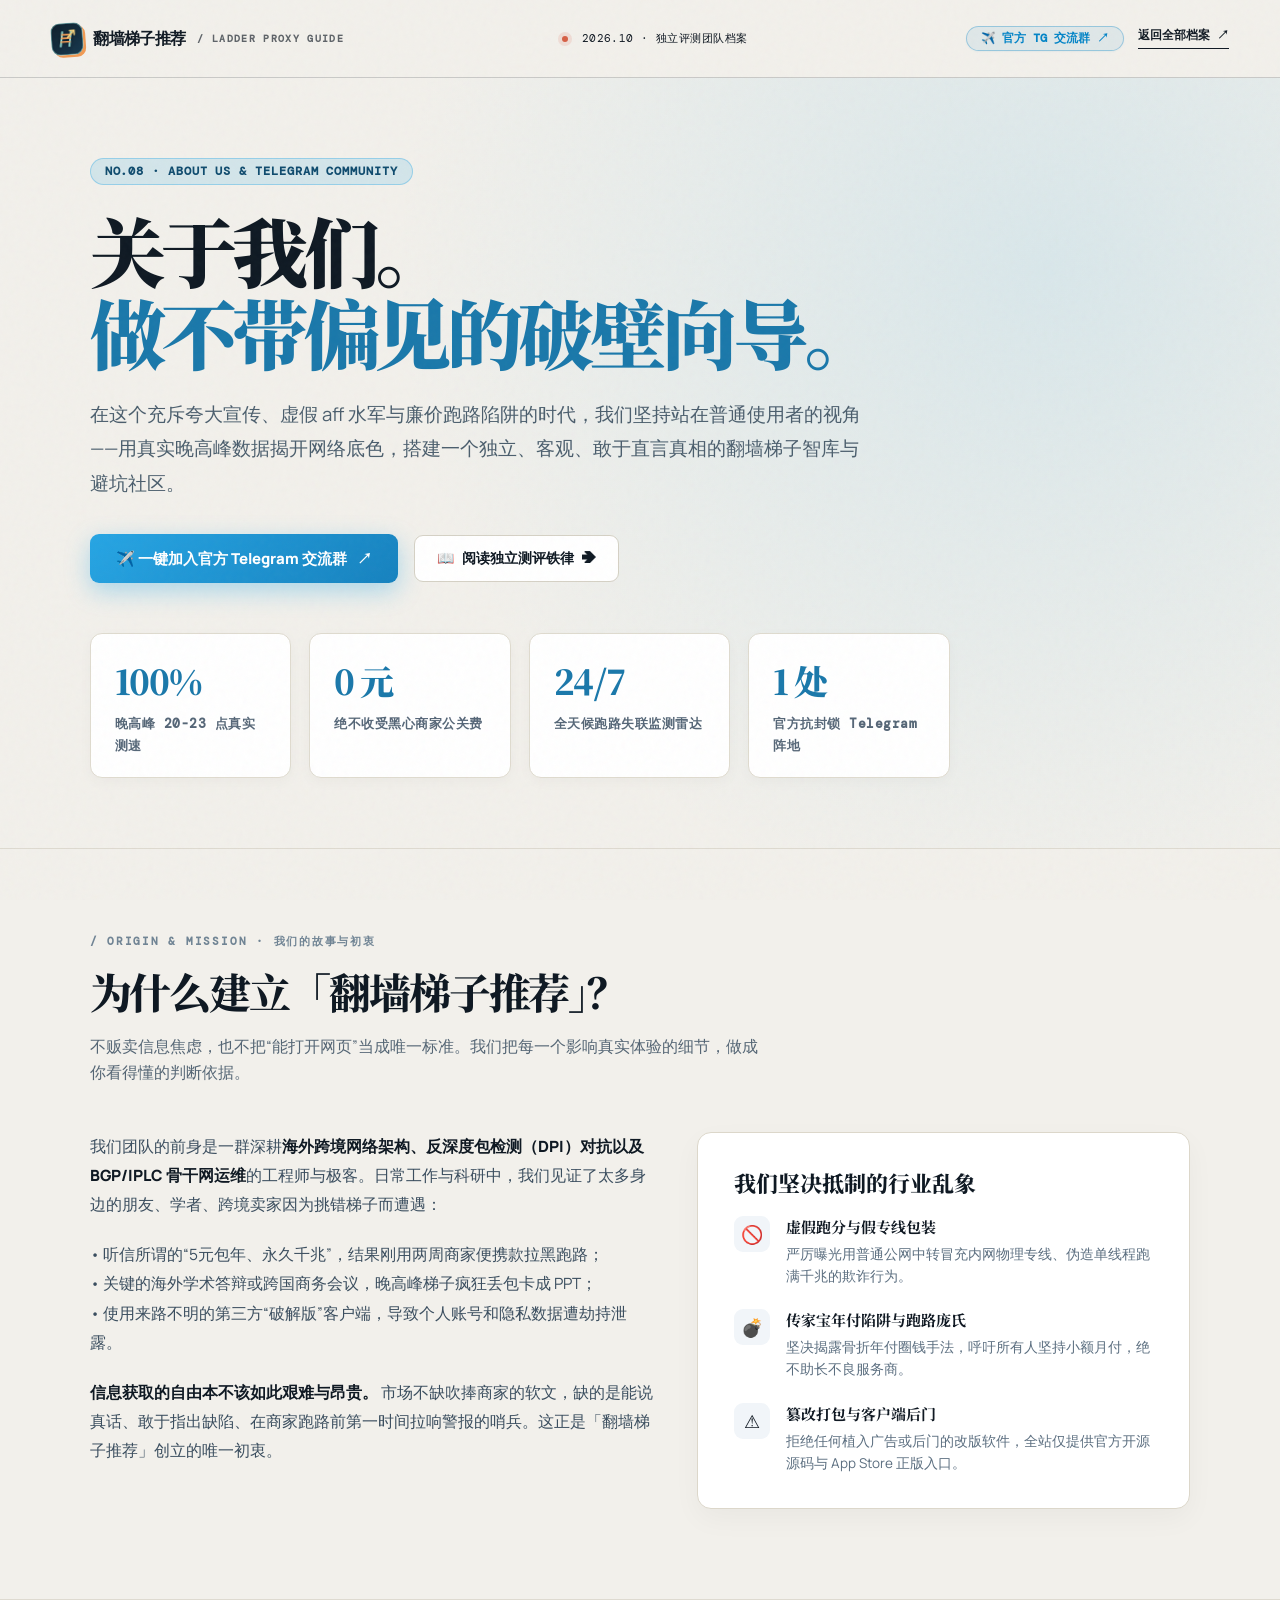
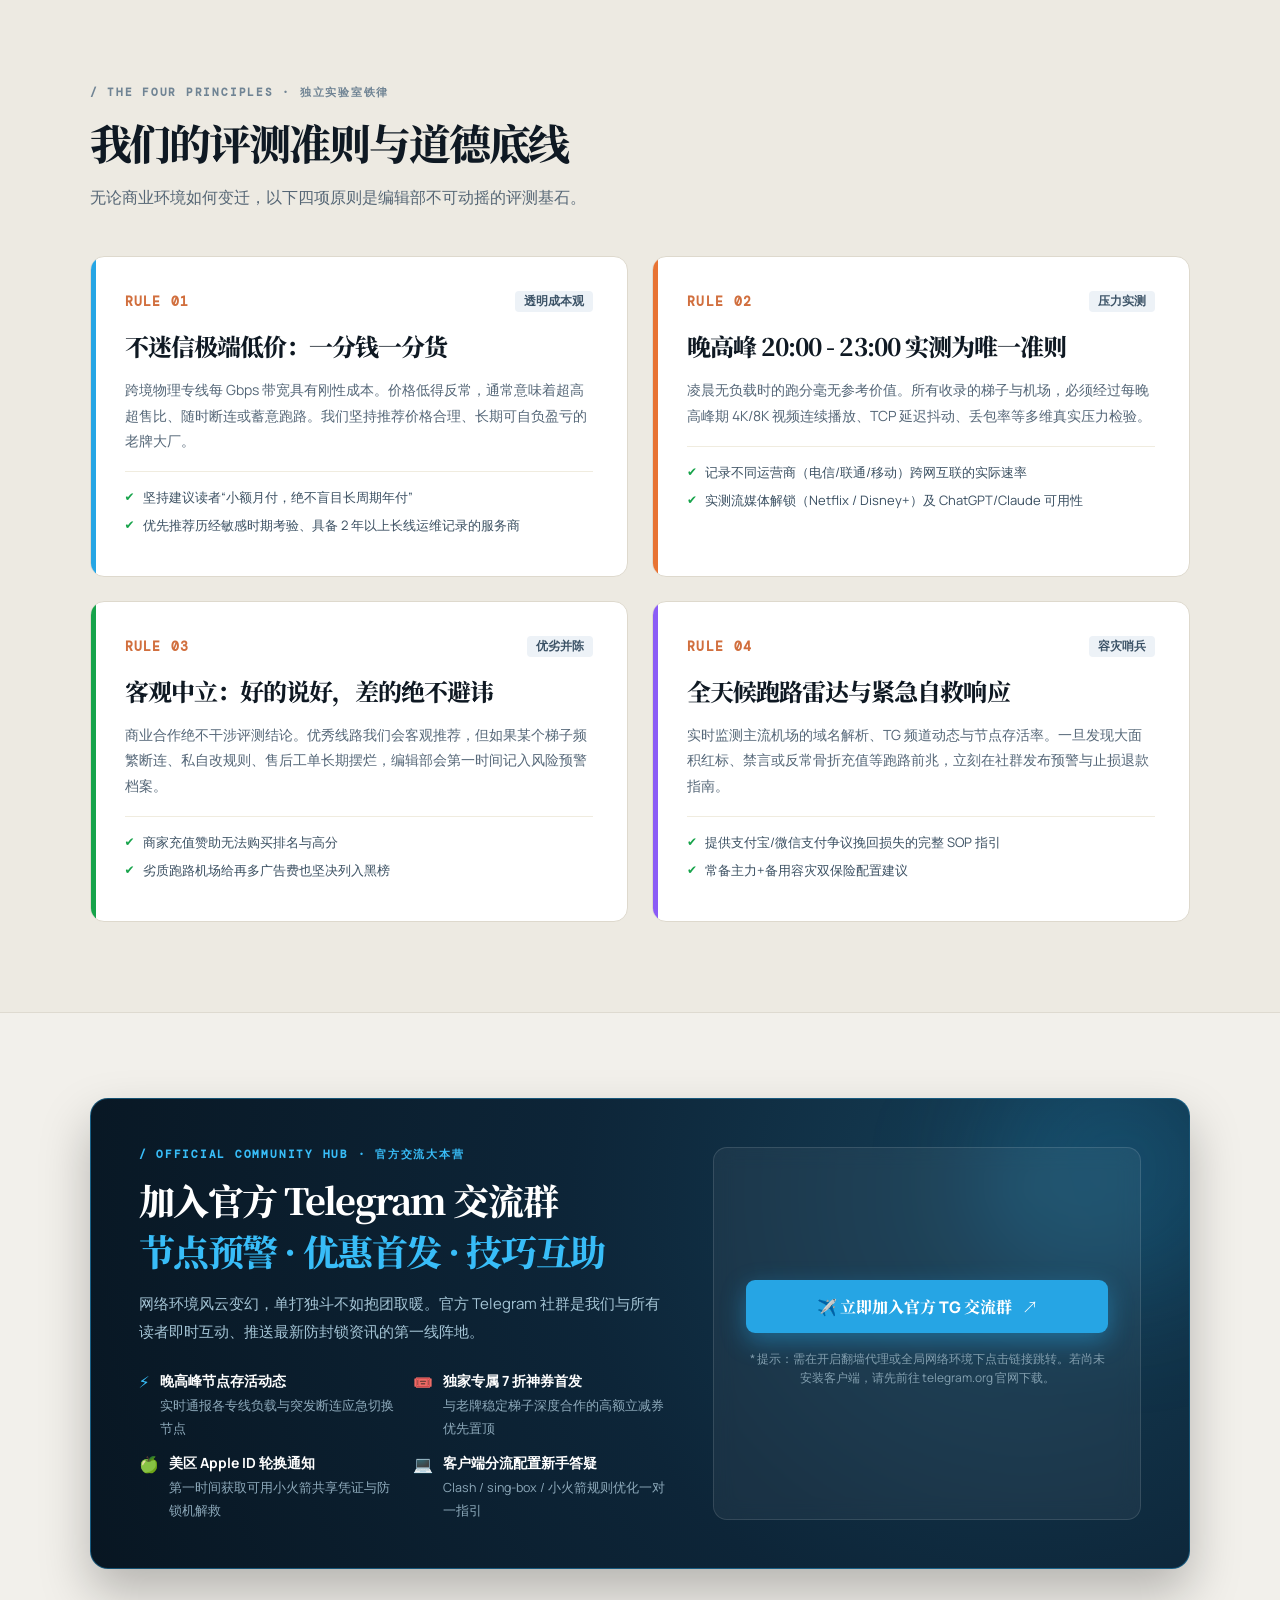
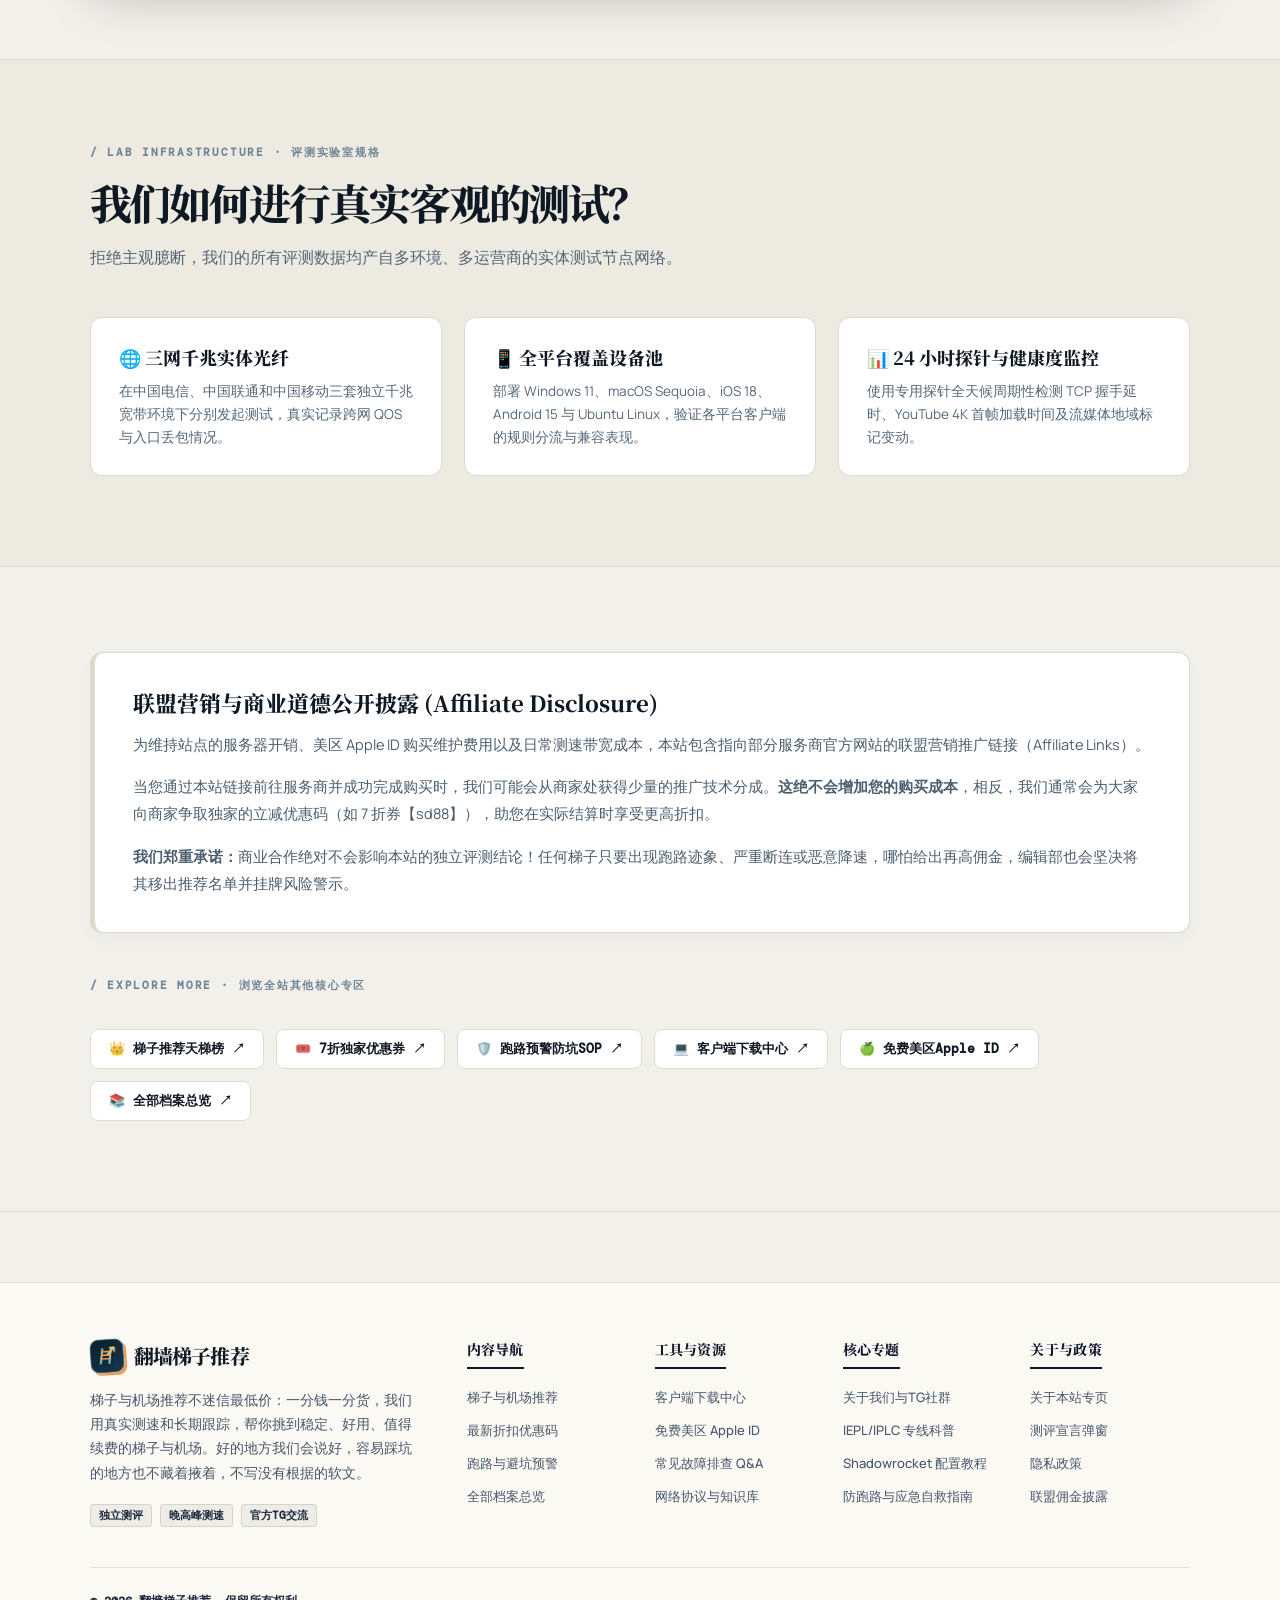
<file: about.html>
<!doctype html>
<html lang="zh-CN">
<head>
  <meta charset="UTF-8">
  <meta name="viewport" content="width=device-width,initial-scale=1">
  <title>关于我们与官方 TG 社群｜翻墙梯子推荐</title>
  <meta name="description" content="翻墙梯子推荐官方团队介绍与独立评测宣言。坚持 100% 晚高峰实测、拒绝虚假水军软文、实时跑路风险预警。欢迎加入官方 Telegram 交流群。">
  <meta name="robots" content="index, follow, max-image-preview:large, max-snippet:-1, max-video-preview:-1">
  <link rel="canonical" href="https://fqtizituijian.com/about.html">
  <meta property="og:type" content="article">
  <meta property="og:site_name" content="翻墙梯子推荐">
  <meta property="og:url" content="https://fqtizituijian.com/about.html">
  <meta property="og:title" content="关于我们与官方 TG 社群｜翻墙梯子推荐">
  <meta property="og:description" content="翻墙梯子推荐官方团队介绍与独立评测宣言。坚持 100% 晚高峰实测、拒绝虚假水军软文。">
  <meta property="og:image" content="https://fqtizituijian.com/apple-touch-icon.png">
  <link rel="icon" type="image/x-icon" href="favicon.ico">
  <link rel="icon" type="image/png" sizes="32x32" href="favicon-32x32.png">
  <link rel="icon" type="image/png" sizes="16x16" href="favicon-16x16.png">
  <link rel="icon" type="image/svg+xml" href="favicon.svg">
  <link rel="apple-touch-icon" sizes="180x180" href="apple-touch-icon.png">
  <link rel="preconnect" href="https://fonts.googleapis.com">
  <link rel="preconnect" href="https://fonts.gstatic.com" crossorigin>
  <link href="https://fonts.googleapis.com/css2?family=DM+Mono:wght@400;500;700&family=Manrope:wght@400;500;600;700;800&family=Noto+Serif+SC:wght@500;600;700;900&display=swap" rel="stylesheet">
  <link rel="stylesheet" href="styles.css">
  <link rel="stylesheet" href="brand.css">
  <link rel="stylesheet" href="about.css">
</head>
<body>
  <div class="noise"></div>

  <!-- 顶部主导航 -->
  <header class="site-header">
    <a class="brand" href="index.html">
      <span class="brand-mark" aria-hidden="true">
        <svg class="brand-ladder-icon" viewBox="0 0 28 28" fill="none" xmlns="http://www.w3.org/2000/svg">
          <path d="M8.5 5L5.5 23" stroke="#9de9e0" stroke-width="2.2" stroke-linecap="round"/>
          <path d="M19.5 5L16.5 23" stroke="#9de9e0" stroke-width="2.2" stroke-linecap="round"/>
          <path d="M8 8.5H19" stroke="#f09a54" stroke-width="2.2" stroke-linecap="round"/>
          <path d="M7.2 13H18.2" stroke="#f09a54" stroke-width="2.2" stroke-linecap="round"/>
          <path d="M6.4 17.5H17.4" stroke="#f09a54" stroke-width="2.2" stroke-linecap="round"/>
          <path d="M18 3.5H23.5V9" stroke="#f4d17b" stroke-width="2" stroke-linecap="round" stroke-linejoin="round"/>
          <path d="M23.5 3.5L15 12" stroke="#f4d17b" stroke-width="2" stroke-linecap="round"/>
        </svg>
      </span>
      <span>翻墙梯子推荐</span>
      <small>/ LADDER PROXY GUIDE</small>
    </a>
    <div class="header-meta"><span class="live-dot"></span> 2026.10 · 独立评测团队档案</div>
    <div class="site-header-actions">
      <a class="tg-header-badge" href="https://t.me/shandianjiaoliu" target="_blank" rel="noopener noreferrer">✈️ 官方 TG 交流群 ↗</a>
      <a class="back-home" href="nav.html">返回全部档案 ↗</a>
    </div>
  </header>

  <main>
    <!-- 1. 顶部 Hero 全景封面 -->
    <section class="about-hero section-pad">
      <div class="about-hero-copy">
        <div class="about-hero-badge">
          <span>NO.08 · ABOUT US & TELEGRAM COMMUNITY</span>
        </div>
        <h1>关于我们。<br><em>做不带偏见的破壁向导。</em></h1>
        <p class="about-hero-desc">
          在这个充斥夸大宣传、虚假 aff 水军与廉价跑路陷阱的时代，我们坚持站在普通使用者的视角——用真实晚高峰数据揭开网络底色，搭建一个独立、客观、敢于直言真相的翻墙梯子智库与避坑社区。
        </p>

        <div class="about-hero-actions">
          <a class="about-hero-btn-tg" href="https://t.me/shandianjiaoliu" target="_blank" rel="noopener noreferrer">
            <span>✈️ 一键加入官方 Telegram 交流群</span>
            <span>↗</span>
          </a>
          <a class="about-hero-btn-sub" href="#principles">
            <span>📖 阅读独立测评铁律 ➔</span>
          </a>
        </div>

        <div class="about-metrics-bar">
          <div class="about-metric-card">
            <span class="about-metric-val">100%</span>
            <span class="about-metric-label">晚高峰 20-23 点真实测速</span>
          </div>
          <div class="about-metric-card">
            <span class="about-metric-val">0 元</span>
            <span class="about-metric-label">绝不收受黑心商家公关费</span>
          </div>
          <div class="about-metric-card">
            <span class="about-metric-val">24/7</span>
            <span class="about-metric-label">全天候跑路失联监测雷达</span>
          </div>
          <div class="about-metric-card">
            <span class="about-metric-val">1 处</span>
            <span class="about-metric-label">官方抗封锁 Telegram 阵地</span>
          </div>
        </div>
      </div>
    </section>

    <!-- 2. 建站初衷与团队起源 -->
    <section class="about-section section-pad">
      <div class="section-header-wrap">
        <div class="section-kicker">/ ORIGIN & MISSION · 我们的故事与初衷</div>
        <h2 class="section-title">为什么建立「翻墙梯子推荐」？</h2>
        <p class="section-subtitle">
          不贩卖信息焦虑，也不把“能打开网页”当成唯一标准。我们把每一个影响真实体验的细节，做成你看得懂的判断依据。
        </p>
      </div>

      <div class="story-grid">
        <div class="story-copy">
          <p>
            我们团队的前身是一群深耕<strong>海外跨境网络架构、反深度包检测（DPI）对抗以及 BGP/IPLC 骨干网运维</strong>的工程师与极客。日常工作与科研中，我们见证了太多身边的朋友、学者、跨境卖家因为挑错梯子而遭遇：
          </p>
          <p>
            • 听信所谓的“5元包年、永久千兆”，结果刚用两周商家便携款拉黑跑路；<br>
            • 关键的海外学术答辩或跨国商务会议，晚高峰梯子疯狂丢包卡成 PPT；<br>
            • 使用来路不明的第三方“破解版”客户端，导致个人账号和隐私数据遭劫持泄露。
          </p>
          <p>
            <strong>信息获取的自由本不该如此艰难与昂贵。</strong> 市场不缺吹捧商家的软文，缺的是能说真话、敢于指出缺陷、在商家跑路前第一时间拉响警报的哨兵。这正是「翻墙梯子推荐」创立的唯一初衷。
          </p>
        </div>

        <div class="story-card-box">
          <h3>我们坚决抵制的行业乱象</h3>
          <div class="story-item">
            <div class="story-item-icon">🚫</div>
            <div class="story-item-text">
              <h4>虚假跑分与假专线包装</h4>
              <p>严厉曝光用普通公网中转冒充内网物理专线、伪造单线程跑满千兆的欺诈行为。</p>
            </div>
          </div>
          <div class="story-item">
            <div class="story-item-icon">💣</div>
            <div class="story-item-text">
              <h4>传家宝年付陷阱与跑路庞氏</h4>
              <p>坚决揭露骨折年付圈钱手法，呼吁所有人坚持小额月付，绝不助长不良服务商。</p>
            </div>
          </div>
          <div class="story-item">
            <div class="story-item-icon">⚠️</div>
            <div class="story-item-text">
              <h4>篡改打包与客户端后门</h4>
              <p>拒绝任何植入广告或后门的改版软件，全站仅提供官方开源源码与 App Store 正版入口。</p>
            </div>
          </div>
        </div>
      </div>
    </section>

    <!-- 3. 四大评测铁律 -->
    <section class="about-section alt-bg section-pad" id="principles">
      <div class="section-header-wrap">
        <div class="section-kicker">/ THE FOUR PRINCIPLES · 独立实验室铁律</div>
        <h2 class="section-title">我们的评测准则与道德底线</h2>
        <p class="section-subtitle">
          无论商业环境如何变迁，以下四项原则是编辑部不可动摇的评测基石。
        </p>
      </div>

      <div class="principles-grid">
        <div class="principle-card" style="--p-accent: #26a5e4;">
          <div class="principle-top">
            <span class="principle-num">RULE 01</span>
            <span class="principle-tag">透明成本观</span>
          </div>
          <h3 class="principle-title">不迷信极端低价：一分钱一分货</h3>
          <p class="principle-desc">
            跨境物理专线每 Gbps 带宽具有刚性成本。价格低得反常，通常意味着超高超售比、随时断连或蓄意跑路。我们坚持推荐价格合理、长期可自负盈亏的老牌大厂。
          </p>
          <ul class="principle-checklist">
            <li>坚持建议读者“小额月付，绝不盲目长周期年付”</li>
            <li>优先推荐历经敏感时期考验、具备 2 年以上长线运维记录的服务商</li>
          </ul>
        </div>

        <div class="principle-card" style="--p-accent: #e87333;">
          <div class="principle-top">
            <span class="principle-num">RULE 02</span>
            <span class="principle-tag">压力实测</span>
          </div>
          <h3 class="principle-title">晚高峰 20:00 - 23:00 实测为唯一准则</h3>
          <p class="principle-desc">
            凌晨无负载时的跑分毫无参考价值。所有收录的梯子与机场，必须经过每晚高峰期 4K/8K 视频连续播放、TCP 延迟抖动、丢包率等多维真实压力检验。
          </p>
          <ul class="principle-checklist">
            <li>记录不同运营商（电信/联通/移动）跨网互联的实际速率</li>
            <li>实测流媒体解锁（Netflix / Disney+）及 ChatGPT/Claude 可用性</li>
          </ul>
        </div>

        <div class="principle-card" style="--p-accent: #16a34a;">
          <div class="principle-top">
            <span class="principle-num">RULE 03</span>
            <span class="principle-tag">优劣并陈</span>
          </div>
          <h3 class="principle-title">客观中立：好的说好，差的绝不避讳</h3>
          <p class="principle-desc">
            商业合作绝不干涉评测结论。优秀线路我们会客观推荐，但如果某个梯子频繁断连、私自改规则、售后工单长期摆烂，编辑部会第一时间记入风险预警档案。
          </p>
          <ul class="principle-checklist">
            <li>商家充值赞助无法购买排名与高分</li>
            <li>劣质跑路机场给再多广告费也坚决列入黑榜</li>
          </ul>
        </div>

        <div class="principle-card" style="--p-accent: #8b5cf6;">
          <div class="principle-top">
            <span class="principle-num">RULE 04</span>
            <span class="principle-tag">容灾哨兵</span>
          </div>
          <h3 class="principle-title">全天候跑路雷达与紧急自救响应</h3>
          <p class="principle-desc">
            实时监测主流机场的域名解析、TG 频道动态与节点存活率。一旦发现大面积红标、禁言或反常骨折充值等跑路前兆，立刻在社群发布预警与止损退款指南。
          </p>
          <ul class="principle-checklist">
            <li>提供支付宝/微信支付争议挽回损失的完整 SOP 指引</li>
            <li>常备主力+备用容灾双保险配置建议</li>
          </ul>
        </div>
      </div>
    </section>

    <!-- 4. 官方 Telegram 独立特色专区 -->
    <section class="about-section section-pad">
      <div class="about-tg-feature-box">
        <div class="tg-feature-info">
          <div class="section-kicker" style="color:#38bdf8;margin-bottom:12px;">/ OFFICIAL COMMUNITY HUB · 官方交流大本营</div>
          <h3>加入官方 Telegram 交流群<br><em>节点预警 · 优惠首发 · 技巧互助</em></h3>
          <p>
            网络环境风云变幻，单打独斗不如抱团取暖。官方 Telegram 社群是我们与所有读者即时互动、推送最新防封锁资讯的第一线阵地。
          </p>
          <div class="tg-perks-list">
            <div class="tg-perk-item">
              <span class="tg-perk-icon">⚡</span>
              <div class="tg-perk-item-text">
                <strong>晚高峰节点存活动态</strong>
                <span>实时通报各专线负载与突发断连应急切换节点</span>
              </div>
            </div>
            <div class="tg-perk-item">
              <span class="tg-perk-icon">🎟️</span>
              <div class="tg-perk-item-text">
                <strong>独家专属 7 折神券首发</strong>
                <span>与老牌稳定梯子深度合作的高额立减券优先置顶</span>
              </div>
            </div>
            <div class="tg-perk-item">
              <span class="tg-perk-icon">🍏</span>
              <div class="tg-perk-item-text">
                <strong>美区 Apple ID 轮换通知</strong>
                <span>第一时间获取可用小火箭共享凭证与防锁机解救</span>
              </div>
            </div>
            <div class="tg-perk-item">
              <span class="tg-perk-icon">💻</span>
              <div class="tg-perk-item-text">
                <strong>客户端分流配置新手答疑</strong>
                <span>Clash / sing-box / 小火箭规则优化一对一指引</span>
              </div>
            </div>
          </div>
        </div>

        <div class="tg-feature-panel">
          <a class="btn-tg-primary" href="https://t.me/shandianjiaoliu" target="_blank" rel="noopener noreferrer">
            <span>✈️ 立即加入官方 TG 交流群</span>
            <span>↗</span>
          </a>
          <p class="tg-panel-note">
            * 提示：需在开启翻墙代理或全局网络环境下点击链接跳转。若尚未安装客户端，请先前往 telegram.org 官网下载。
          </p>
        </div>
      </div>
    </section>

    <!-- 5. 评测实验室基础设施 -->
    <section class="about-section alt-bg section-pad">
      <div class="section-header-wrap">
        <div class="section-kicker">/ LAB INFRASTRUCTURE · 评测实验室规格</div>
        <h2 class="section-title">我们如何进行真实客观的测试？</h2>
        <p class="section-subtitle">
          拒绝主观臆断，我们的所有评测数据均产自多环境、多运营商的实体测试节点网络。
        </p>
      </div>

      <div class="lab-specs-grid">
        <div class="lab-spec-card">
          <h4>🌐 三网千兆实体光纤</h4>
          <p>在中国电信、中国联通和中国移动三套独立千兆宽带环境下分别发起测试，真实记录跨网 QOS 与入口丢包情况。</p>
        </div>
        <div class="lab-spec-card">
          <h4>📱 全平台覆盖设备池</h4>
          <p>部署 Windows 11、macOS Sequoia、iOS 18、Android 15 与 Ubuntu Linux，验证各平台客户端的规则分流与兼容表现。</p>
        </div>
        <div class="lab-spec-card">
          <h4>📊 24 小时探针与健康度监控</h4>
          <p>使用专用探针全天候周期性检测 TCP 握手延时、YouTube 4K 首帧加载时间及流媒体地域标记变动。</p>
        </div>
      </div>
    </section>

    <!-- 6. 商业伦理与联盟营销披露 -->
    <section class="about-section section-pad">
      <div class="ethics-box">
        <h3>联盟营销与商业道德公开披露 (Affiliate Disclosure)</h3>
        <p>
          为维持站点的服务器开销、美区 Apple ID 购买维护费用以及日常测速带宽成本，本站包含指向部分服务商官方网站的联盟营销推广链接（Affiliate Links）。
        </p>
        <p>
          当您通过本站链接前往服务商并成功完成购买时，我们可能会从商家处获得少量的推广技术分成。<strong>这绝不会增加您的购买成本</strong>，相反，我们通常会为大家向商家争取独家的立减优惠码（如 7 折券【sd88】），助您在实际结算时享受更高折扣。
        </p>
        <p>
          <strong>我们郑重承诺：</strong>商业合作绝对不会影响本站的独立评测结论！任何梯子只要出现跑路迹象、严重断连或恶意降速，哪怕给出再高佣金，编辑部也会坚决将其移出推荐名单并挂牌风险警示。
        </p>
      </div>

      <!-- 快速通往全站其他专区 -->
      <div style="margin-top: 45px;">
        <div class="section-kicker">/ EXPLORE MORE · 浏览全站其他核心专区</div>
        <div class="quick-nav-pills">
          <a class="nav-pill" href="airport-recommend.html">👑 梯子推荐天梯榜 ↗</a>
          <a class="nav-pill" href="airport-coupons.html">🎟️ 7折独家优惠券 ↗</a>
          <a class="nav-pill" href="risk-alerts.html">🛡️ 跑路预警防坑SOP ↗</a>
          <a class="nav-pill" href="clients.html">💻 客户端下载中心 ↗</a>
          <a class="nav-pill" href="apple-account.html">🍏 免费美区Apple ID ↗</a>
          <a class="nav-pill" href="nav.html">📚 全部档案总览 ↗</a>
        </div>
      </div>
    </section>
  </main>

  <!-- 全站统一高级页脚 -->
  <footer class="site-mega-footer section-pad">
    <div class="footer-top-grid">
      <div class="footer-brand-col">
        <div class="footer-brand">
          <span class="brand-mark" aria-hidden="true">
            <svg class="brand-ladder-icon" viewBox="0 0 28 28" fill="none" xmlns="http://www.w3.org/2000/svg">
              <path d="M8.5 5L5.5 23" stroke="#9de9e0" stroke-width="2.2" stroke-linecap="round"/>
              <path d="M19.5 5L16.5 23" stroke="#9de9e0" stroke-width="2.2" stroke-linecap="round"/>
              <path d="M8 8.5H19" stroke="#f09a54" stroke-width="2.2" stroke-linecap="round"/>
              <path d="M7.2 13H18.2" stroke="#f09a54" stroke-width="2.2" stroke-linecap="round"/>
              <path d="M6.4 17.5H17.4" stroke="#f09a54" stroke-width="2.2" stroke-linecap="round"/>
              <path d="M18 3.5H23.5V9" stroke="#f4d17b" stroke-width="2" stroke-linecap="round" stroke-linejoin="round"/>
              <path d="M23.5 3.5L15 12" stroke="#f4d17b" stroke-width="2" stroke-linecap="round"/>
            </svg>
          </span>
          <span class="brand-text">翻墙梯子推荐</span>
        </div>
        <p class="footer-mission">
          梯子与机场推荐不迷信最低价：一分钱一分货，我们用真实测速和长期跟踪，帮你挑到稳定、好用、值得续费的梯子与机场。好的地方我们会说好，容易踩坑的地方也不藏着掖着，不写没有根据的软文。
        </p>
        <div class="footer-tags">
          <span class="ftag">独立测评</span>
          <span class="ftag">晚高峰测速</span>
          <span class="ftag">官方TG交流</span>
        </div>
      </div>

      <div class="footer-nav-cols">
        <div class="footer-nav-group">
          <h4>内容导航</h4>
          <ul>
            <li><a href="airport-recommend.html">梯子与机场推荐</a></li>
            <li><a href="airport-coupons.html">最新折扣优惠码</a></li>
            <li><a href="risk-alerts.html">跑路与避坑预警</a></li>
            <li><a href="nav.html">全部档案总览</a></li>
          </ul>
        </div>

        <div class="footer-nav-group">
          <h4>工具与资源</h4>
          <ul>
            <li><a href="clients.html">客户端下载中心</a></li>
            <li><a href="apple-account.html">免费美区 Apple ID</a></li>
            <li><a href="faq.html">常见故障排查 Q&A</a></li>
            <li><a href="knowledge.html">网络协议与知识库</a></li>
          </ul>
        </div>

        <div class="footer-nav-group">
          <h4>核心专题</h4>
          <ul>
            <li><a href="about.html">关于我们与TG社群</a></li>
            <li><a href="knowledge.html">IEPL/IPLC 专线科普</a></li>
            <li><a href="knowledge.html">Shadowrocket 配置教程</a></li>
            <li><a href="risk-alerts.html">防跑路与应急自救指南</a></li>
          </ul>
        </div>

        <div class="footer-nav-group">
          <h4>关于与政策</h4>
          <ul>
            <li><a href="about.html">关于本站专页</a></li>
            <li><a href="javascript:void(0)" class="js-open-policy" data-policy="about">测评宣言弹窗</a></li>
            <li><a href="javascript:void(0)" class="js-open-policy" data-policy="privacy">隐私政策</a></li>
            <li><a href="javascript:void(0)" class="js-open-policy" data-policy="disclaimer">联盟佣金披露</a></li>
          </ul>
        </div>
      </div>
    </div>

    <div class="footer-bottom-bar">
      <div class="footer-copy">© 2026 翻墙梯子推荐. 保留所有权利。</div>
      <div class="footer-disclaimer">
        本站为独立测速与联盟营销网站，通过站内链接完成的符合条件的购买，我们可能获得一定佣金，不会增加您的购买成本。官方社群：<a href="https://t.me/shandianjiaoliu" target="_blank" rel="noopener noreferrer" style="color:#26a5e4;text-decoration:none;">点击加入 Telegram 官方交流群 ↗</a>
      </div>
    </div>
  </footer>

  <script src="mega-footer.js"></script>
</body>
</html>
</file>
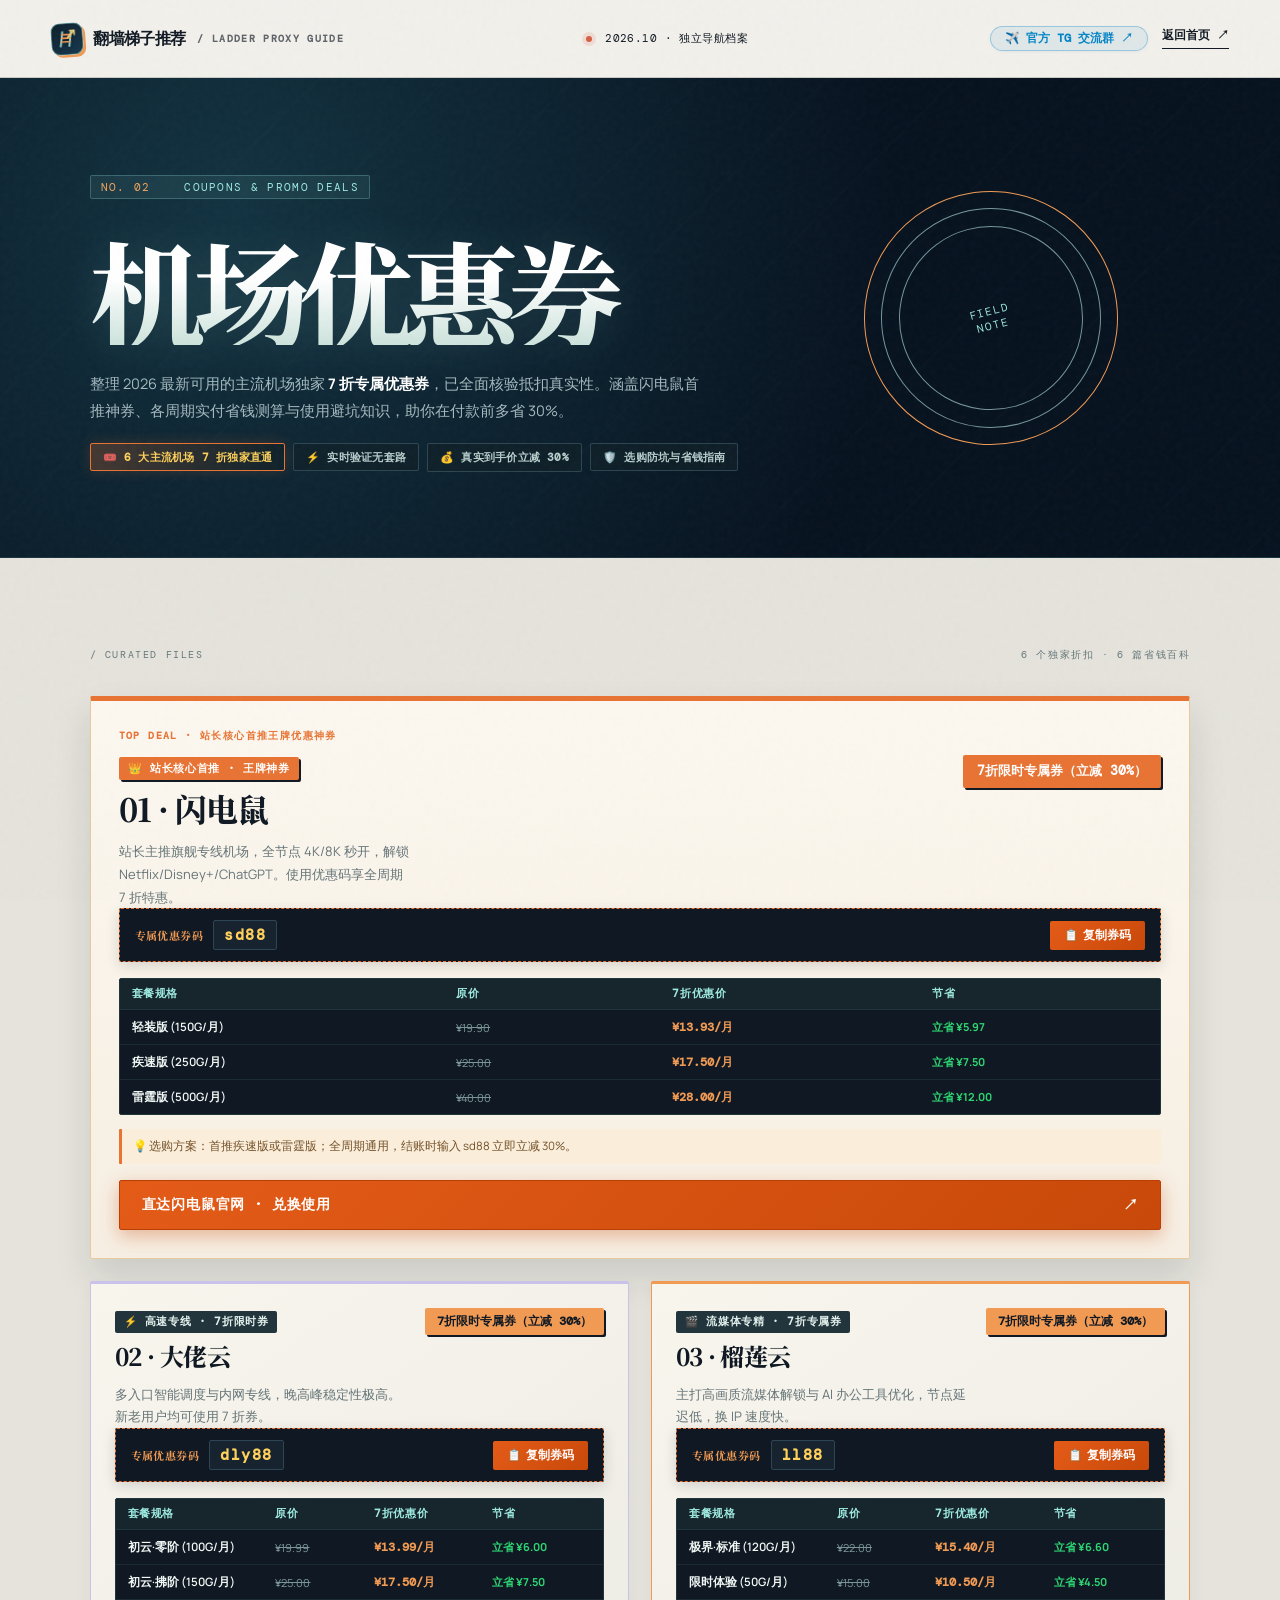
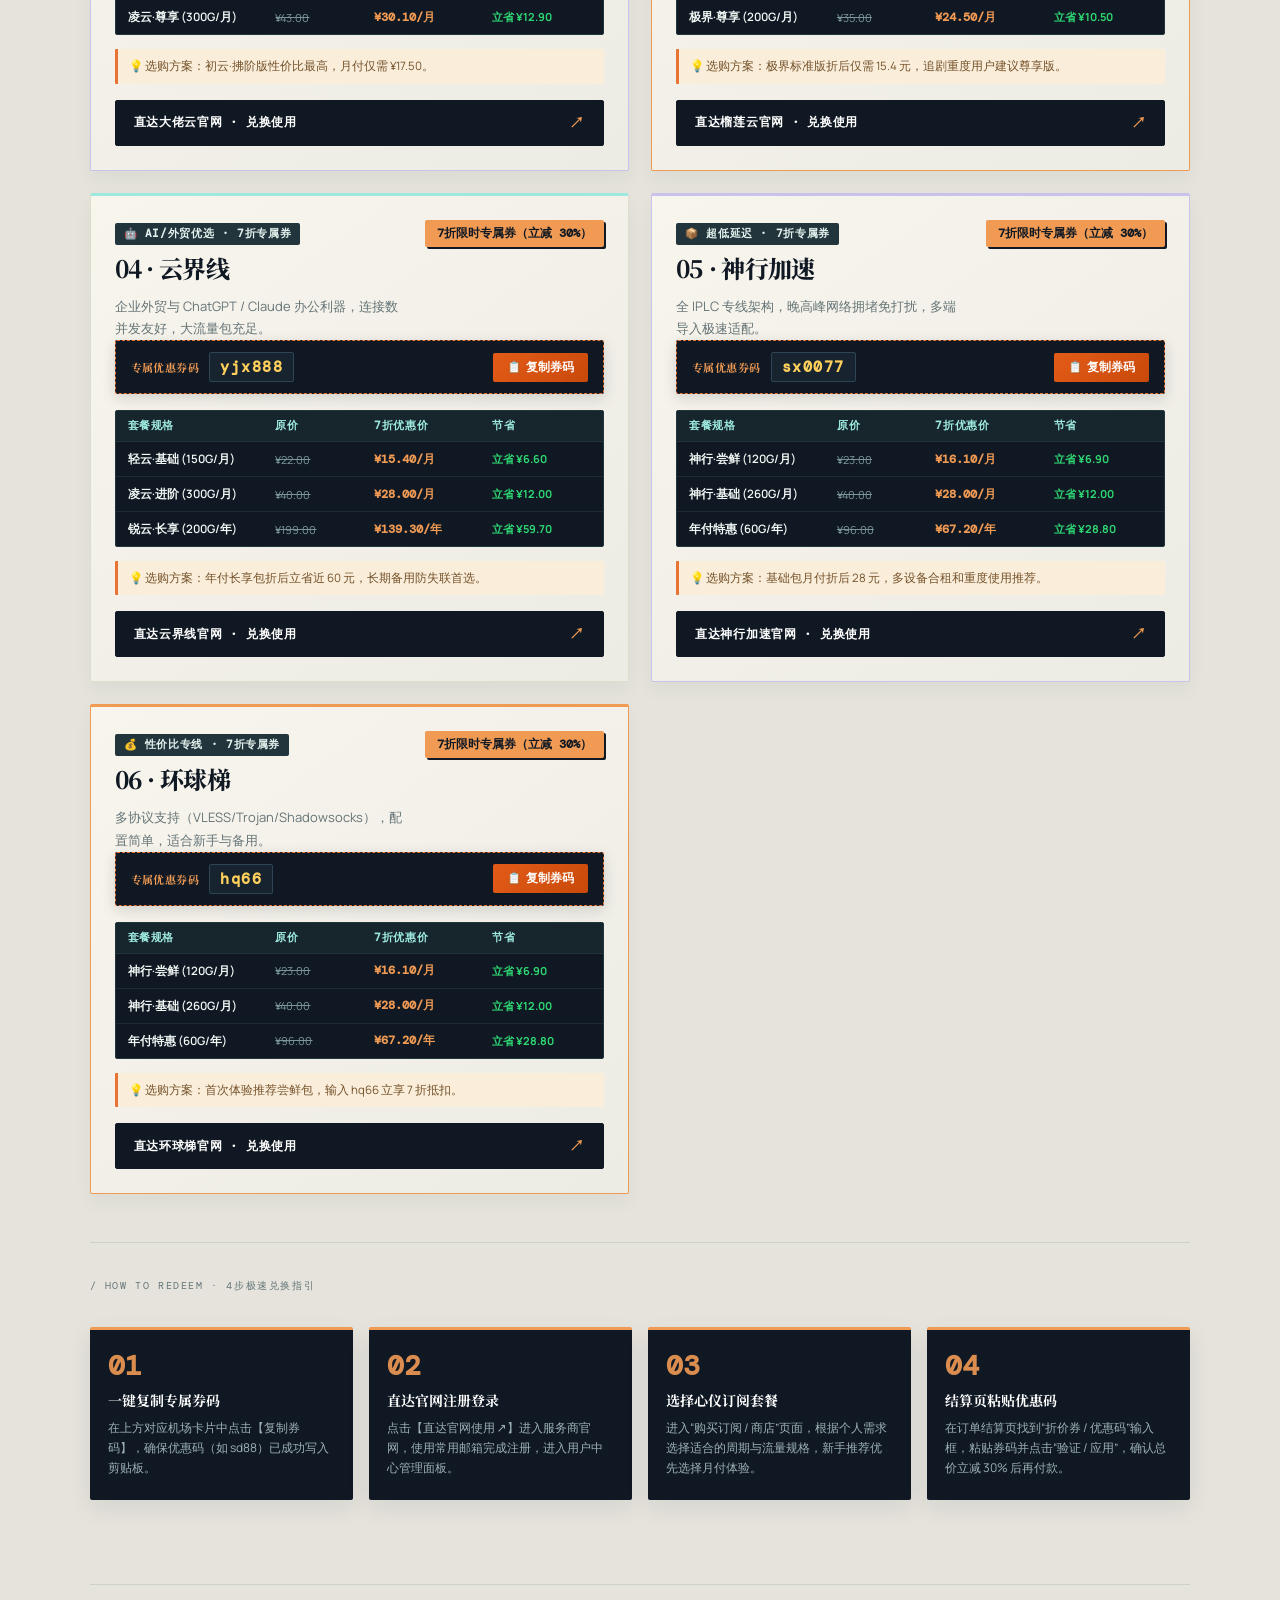
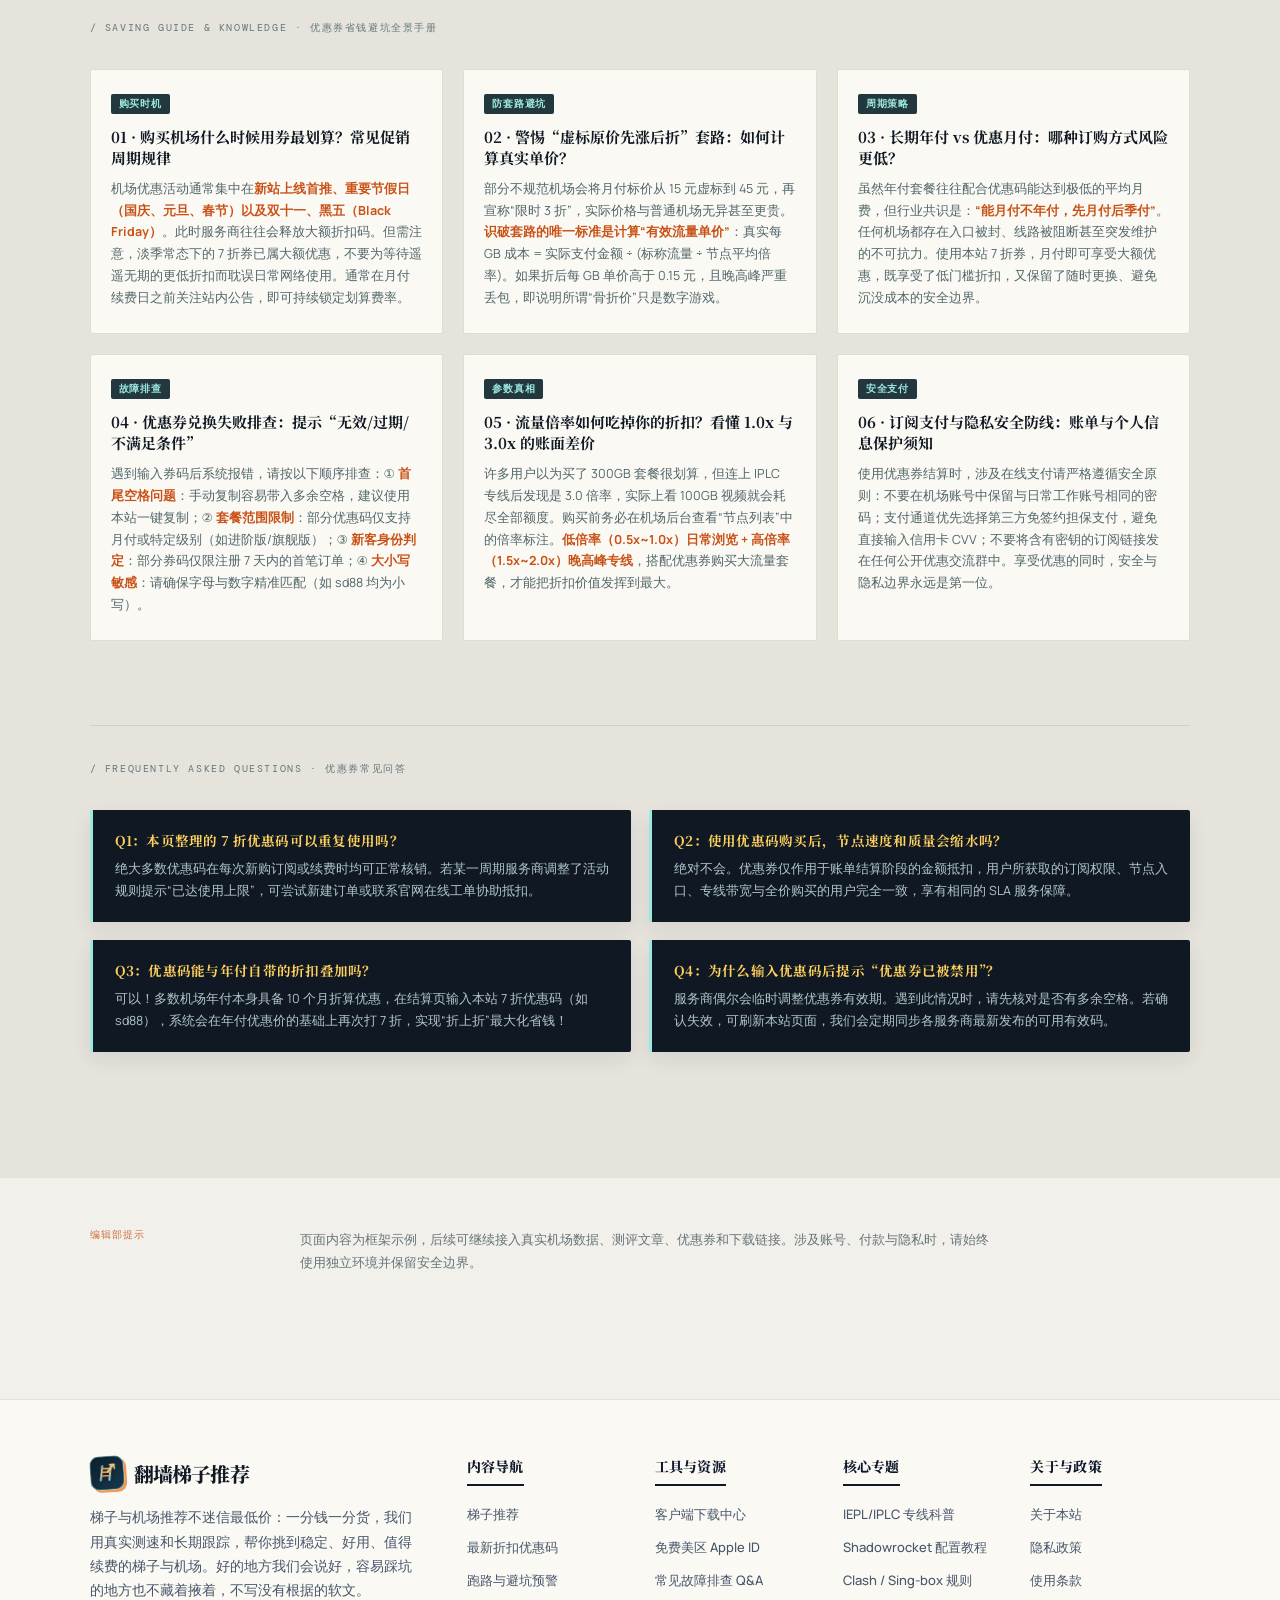
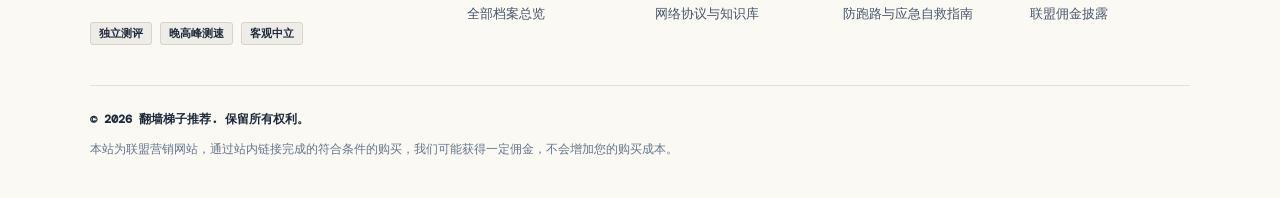
<file: airport-coupons.html>
<!doctype html><html lang="zh-CN"><head>
  <meta charset="UTF-8">
  <meta name="viewport" content="width=device-width,initial-scale=1">
  <title>2026机场优惠券与折扣码 | 独家7折优惠码汇总 ｜ 翻墙梯子推荐</title>
  <meta name="description" content="整理2026最新可用主流机场独家7折专属优惠码，已全面核验抵扣真实性。涵盖闪电鼠首推神券、各周期实付省钱测算与使用避坑知识，助你在付款前多省30%。">
  <meta name="robots" content="index, follow, max-image-preview:large, max-snippet:-1, max-video-preview:-1">
  <link rel="canonical" href="https://fqtizituijian.com/airport-coupons.html">
  <meta property="og:type" content="article">
  <meta property="og:site_name" content="翻墙梯子推荐">
  <meta property="og:url" content="https://fqtizituijian.com/airport-coupons.html">
  <meta property="og:title" content="2026机场优惠券与折扣码 | 独家7折优惠码汇总">
  <meta property="og:description" content="整理2026最新可用主流机场独家7折专属优惠码，已全面核验抵扣真实性。助你在付款前多省30%。">
  <meta property="og:image" content="https://fqtizituijian.com/apple-touch-icon.png">
  <link rel="icon" type="image/x-icon" href="favicon.ico">
  <link rel="icon" type="image/png" sizes="32x32" href="favicon-32x32.png">
  <link rel="icon" type="image/png" sizes="16x16" href="favicon-16x16.png">
  <link rel="icon" type="image/svg+xml" href="favicon.svg">
  <link rel="apple-touch-icon" sizes="180x180" href="apple-touch-icon.png">
  <link rel="preconnect" href="https://fonts.googleapis.com">
  <link rel="preconnect" href="https://fonts.gstatic.com" crossorigin>
  <link href="https://fonts.googleapis.com/css2?family=DM+Mono:wght@400;500&family=Manrope:wght@400;500;600;700;800&family=Noto+Serif+SC:wght@500;600;700;900&display=swap" rel="stylesheet">
  <link rel="stylesheet" href="styles.css">
  <link rel="stylesheet" href="brand.css">
  <link rel="stylesheet" href="page.css">
  <link rel="stylesheet" href="airport-search.css">
  <link rel="stylesheet" href="clients-extra.css">
</head><body data-page="airport-coupons"><div class="noise"></div><header class="site-header"><a class="brand" href="index.html"><span class="brand-mark" aria-hidden="true"><svg class="brand-ladder-icon" viewBox="0 0 28 28" fill="none" xmlns="http://www.w3.org/2000/svg"><path d="M8.5 5L5.5 23" stroke="#9de9e0" stroke-width="2.2" stroke-linecap="round"/><path d="M19.5 5L16.5 23" stroke="#9de9e0" stroke-width="2.2" stroke-linecap="round"/><path d="M8 8.5H19" stroke="#f09a54" stroke-width="2.2" stroke-linecap="round"/><path d="M7.2 13H18.2" stroke="#f09a54" stroke-width="2.2" stroke-linecap="round"/><path d="M6.4 17.5H17.4" stroke="#f09a54" stroke-width="2.2" stroke-linecap="round"/><path d="M18 3.5H23.5V9" stroke="#f4d17b" stroke-width="2" stroke-linecap="round" stroke-linejoin="round"/><path d="M23.5 3.5L15 12" stroke="#f4d17b" stroke-width="2" stroke-linecap="round"/></svg></span><span>翻墙梯子推荐</span><small>/ LADDER PROXY GUIDE</small></a><div class="header-meta"><span class="live-dot"></span> 2026.10 · 独立导航档案</div><div class="site-header-actions"><a class="tg-header-badge" href="https://t.me/shandianjiaoliu" target="_blank" rel="noopener noreferrer">✈️ 官方 TG 交流群 ↗</a><a class="back-home" href="index.html">返回首页 ↗</a></div></header><main><section class="page-hero section-pad"><div class="page-hero-copy"><p class="eyebrow"><span>NO.<b data-bind="no"></b></span> <b data-bind="en"></b></p><h1 data-bind="title"></h1><p class="page-intro" data-bind="intro"></p></div><div class="page-hero-mark"><span>FIELD<br>NOTE</span><b data-bind="no"></b></div></section><section class="page-content section-pad"><div class="section-kicker">/ CURATED FILES <span data-bind="count"></span></div><div class="info-grid" data-bind="cards"></div></section><section class="page-note section-pad"><span>编辑部提示</span><p>页面内容为框架示例，后续可继续接入真实机场数据、测评文章、优惠券和下载链接。涉及账号、付款与隐私时，请始终使用独立环境并保留安全边界。</p></section></main><footer class="site-mega-footer section-pad"><div class="footer-top-grid"><div class="footer-brand-col"><div class="footer-brand"><span class="brand-mark" aria-hidden="true"><svg class="brand-ladder-icon" viewBox="0 0 28 28" fill="none" xmlns="http://www.w3.org/2000/svg"><path d="M8.5 5L5.5 23" stroke="#9de9e0" stroke-width="2.2" stroke-linecap="round"/><path d="M19.5 5L16.5 23" stroke="#9de9e0" stroke-width="2.2" stroke-linecap="round"/><path d="M8 8.5H19" stroke="#f09a54" stroke-width="2.2" stroke-linecap="round"/><path d="M7.2 13H18.2" stroke="#f09a54" stroke-width="2.2" stroke-linecap="round"/><path d="M6.4 17.5H17.4" stroke="#f09a54" stroke-width="2.2" stroke-linecap="round"/><path d="M18 3.5H23.5V9" stroke="#f4d17b" stroke-width="2" stroke-linecap="round" stroke-linejoin="round"/><path d="M23.5 3.5L15 12" stroke="#f4d17b" stroke-width="2" stroke-linecap="round"/></svg></span><span class="brand-text">翻墙梯子推荐</span></div><p class="footer-mission">梯子与机场推荐不迷信最低价：一分钱一分货，我们用真实测速和长期跟踪，帮你挑到稳定、好用、值得续费的梯子与机场。好的地方我们会说好，容易踩坑的地方也不藏着掖着，不写没有根据的软文。</p><div class="footer-tags"><span class="ftag">独立测评</span><span class="ftag">晚高峰测速</span><span class="ftag">客观中立</span></div></div><div class="footer-nav-cols"><div class="footer-nav-group"><h4>内容导航</h4><ul><li><a href="airport-recommend.html">梯子推荐</a></li><li><a href="airport-coupons.html">最新折扣优惠码</a></li><li><a href="risk-alerts.html">跑路与避坑预警</a></li><li><a href="nav.html">全部档案总览</a></li></ul></div><div class="footer-nav-group"><h4>工具与资源</h4><ul><li><a href="clients.html">客户端下载中心</a></li><li><a href="apple-account.html">免费美区 Apple ID</a></li><li><a href="faq.html">常见故障排查 Q&A</a></li><li><a href="knowledge.html">网络协议与知识库</a></li></ul></div><div class="footer-nav-group"><h4>核心专题</h4><ul><li><a href="knowledge.html">IEPL/IPLC 专线科普</a></li><li><a href="knowledge.html">Shadowrocket 配置教程</a></li><li><a href="knowledge.html">Clash / Sing-box 规则</a></li><li><a href="risk-alerts.html">防跑路与应急自救指南</a></li></ul></div><div class="footer-nav-group"><h4>关于与政策</h4><ul><li><a href="javascript:void(0)" class="js-open-policy" data-policy="about">关于本站</a></li><li><a href="javascript:void(0)" class="js-open-policy" data-policy="privacy">隐私政策</a></li><li><a href="javascript:void(0)" class="js-open-policy" data-policy="terms">使用条款</a></li><li><a href="javascript:void(0)" class="js-open-policy" data-policy="disclaimer">联盟佣金披露</a></li></ul></div></div></div><div class="footer-bottom-bar"><div class="footer-copy">© 2026 翻墙梯子推荐. 保留所有权利。</div><div class="footer-disclaimer">本站为联盟营销网站，通过站内链接完成的符合条件的购买，我们可能获得一定佣金，不会增加您的购买成本。</div></div></footer><script>const s=new URLSearchParams(location.search).get('section');if(s)document.body.dataset.page=s;</script><script src="page.js"></script><script src="airport-enhance.js"></script><script src="mega-footer.js"></script></body></html>
</file>
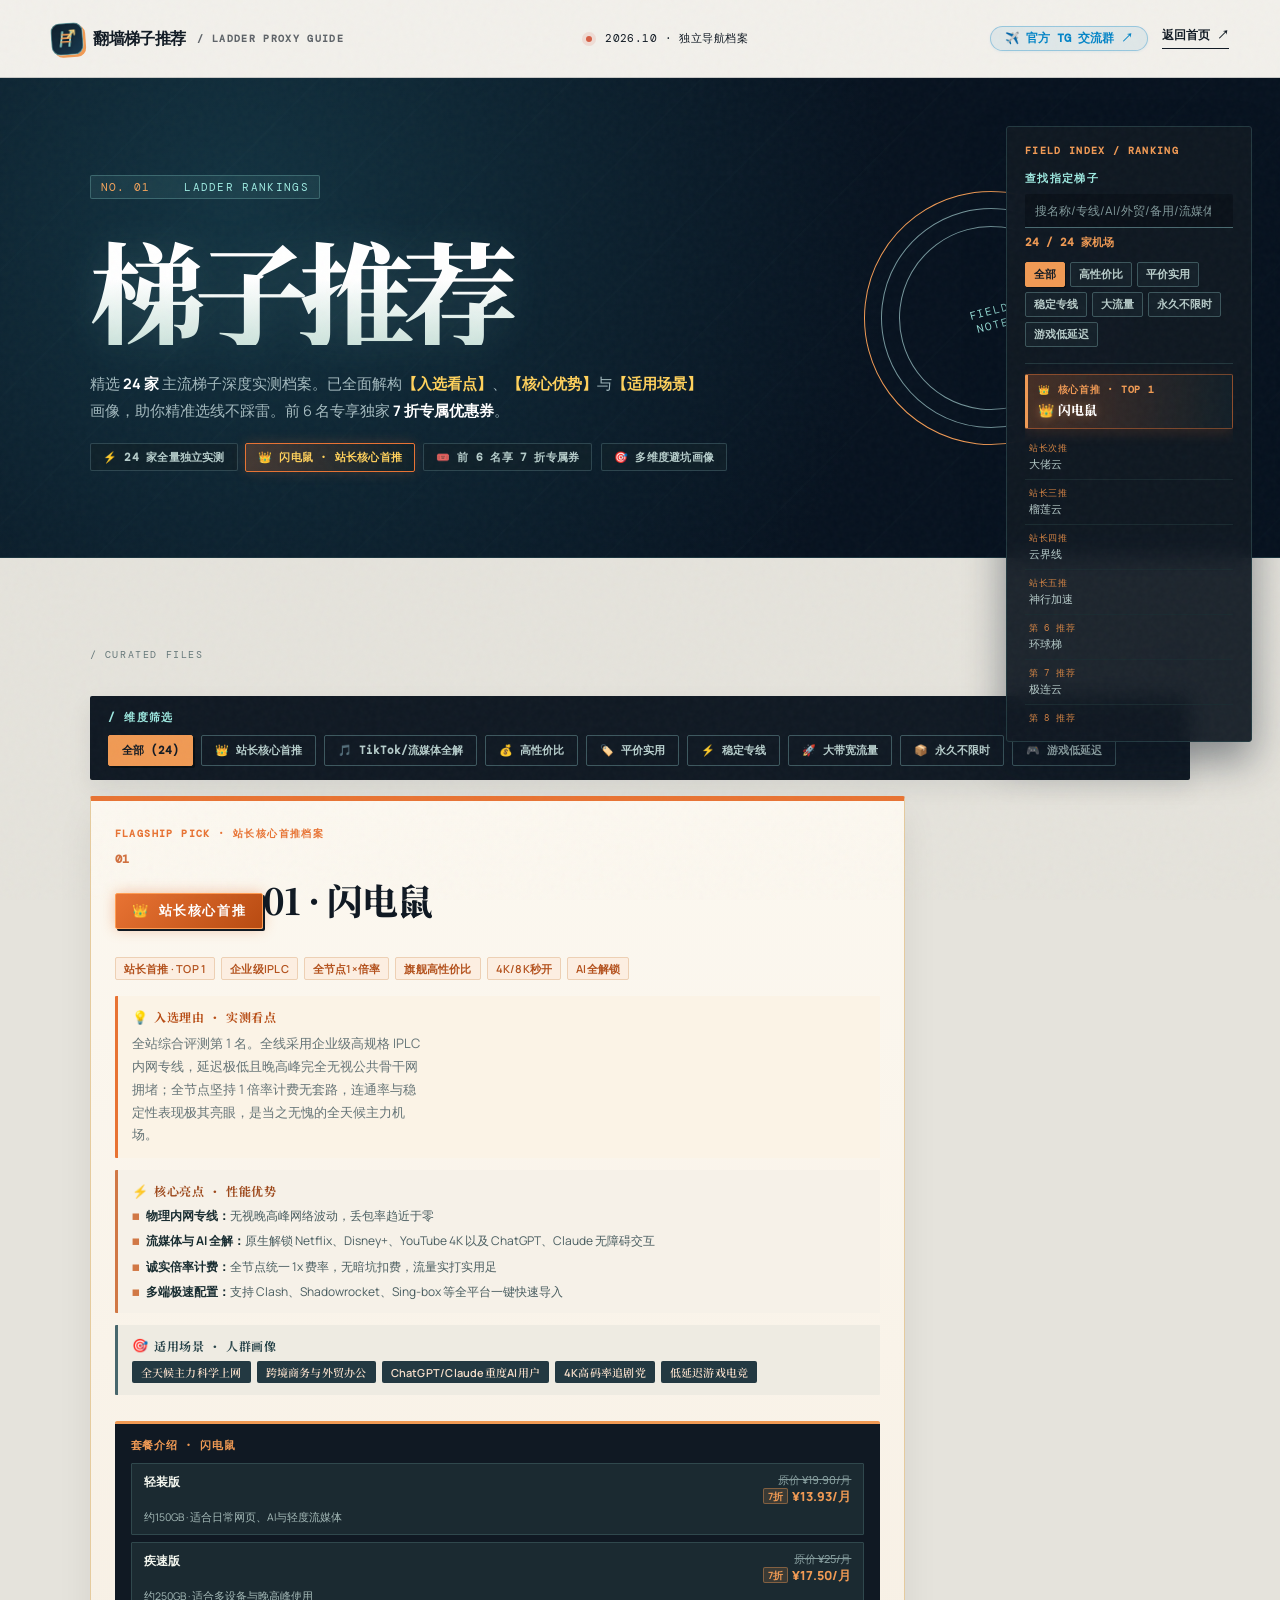
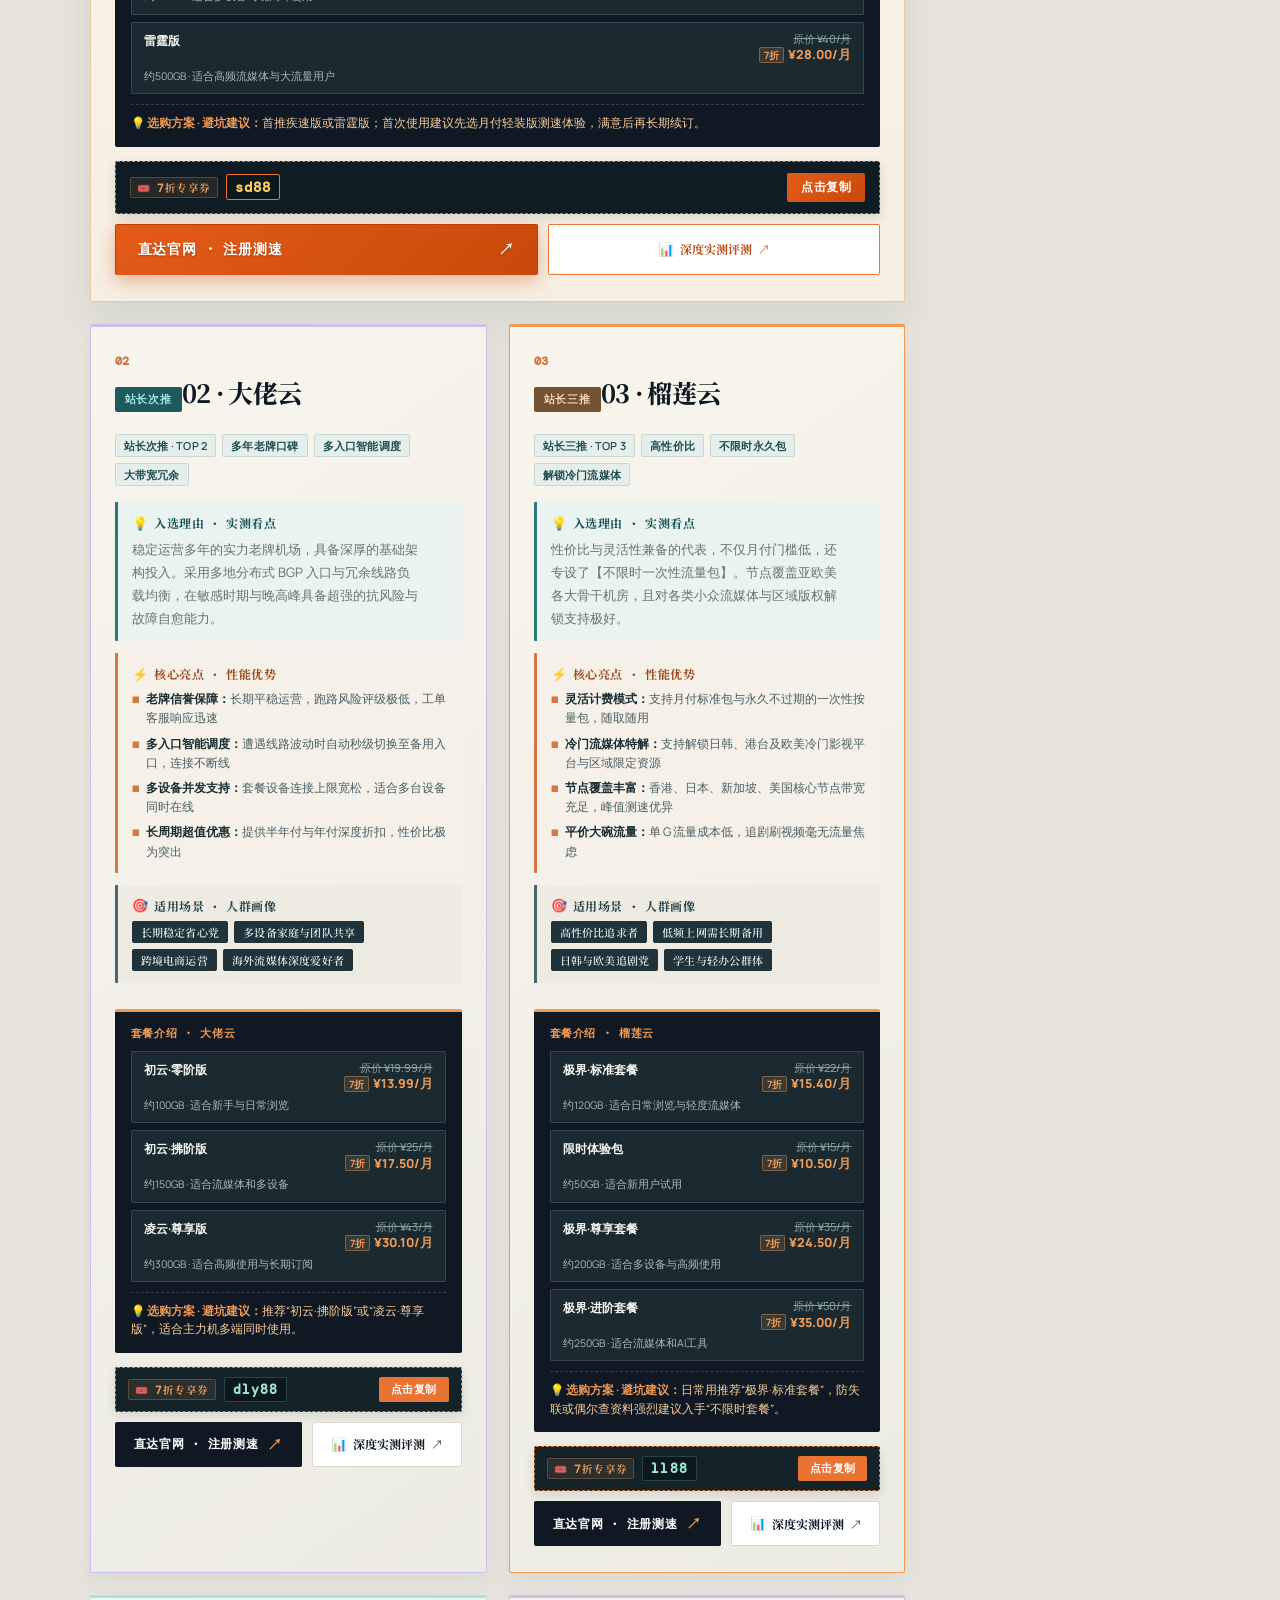
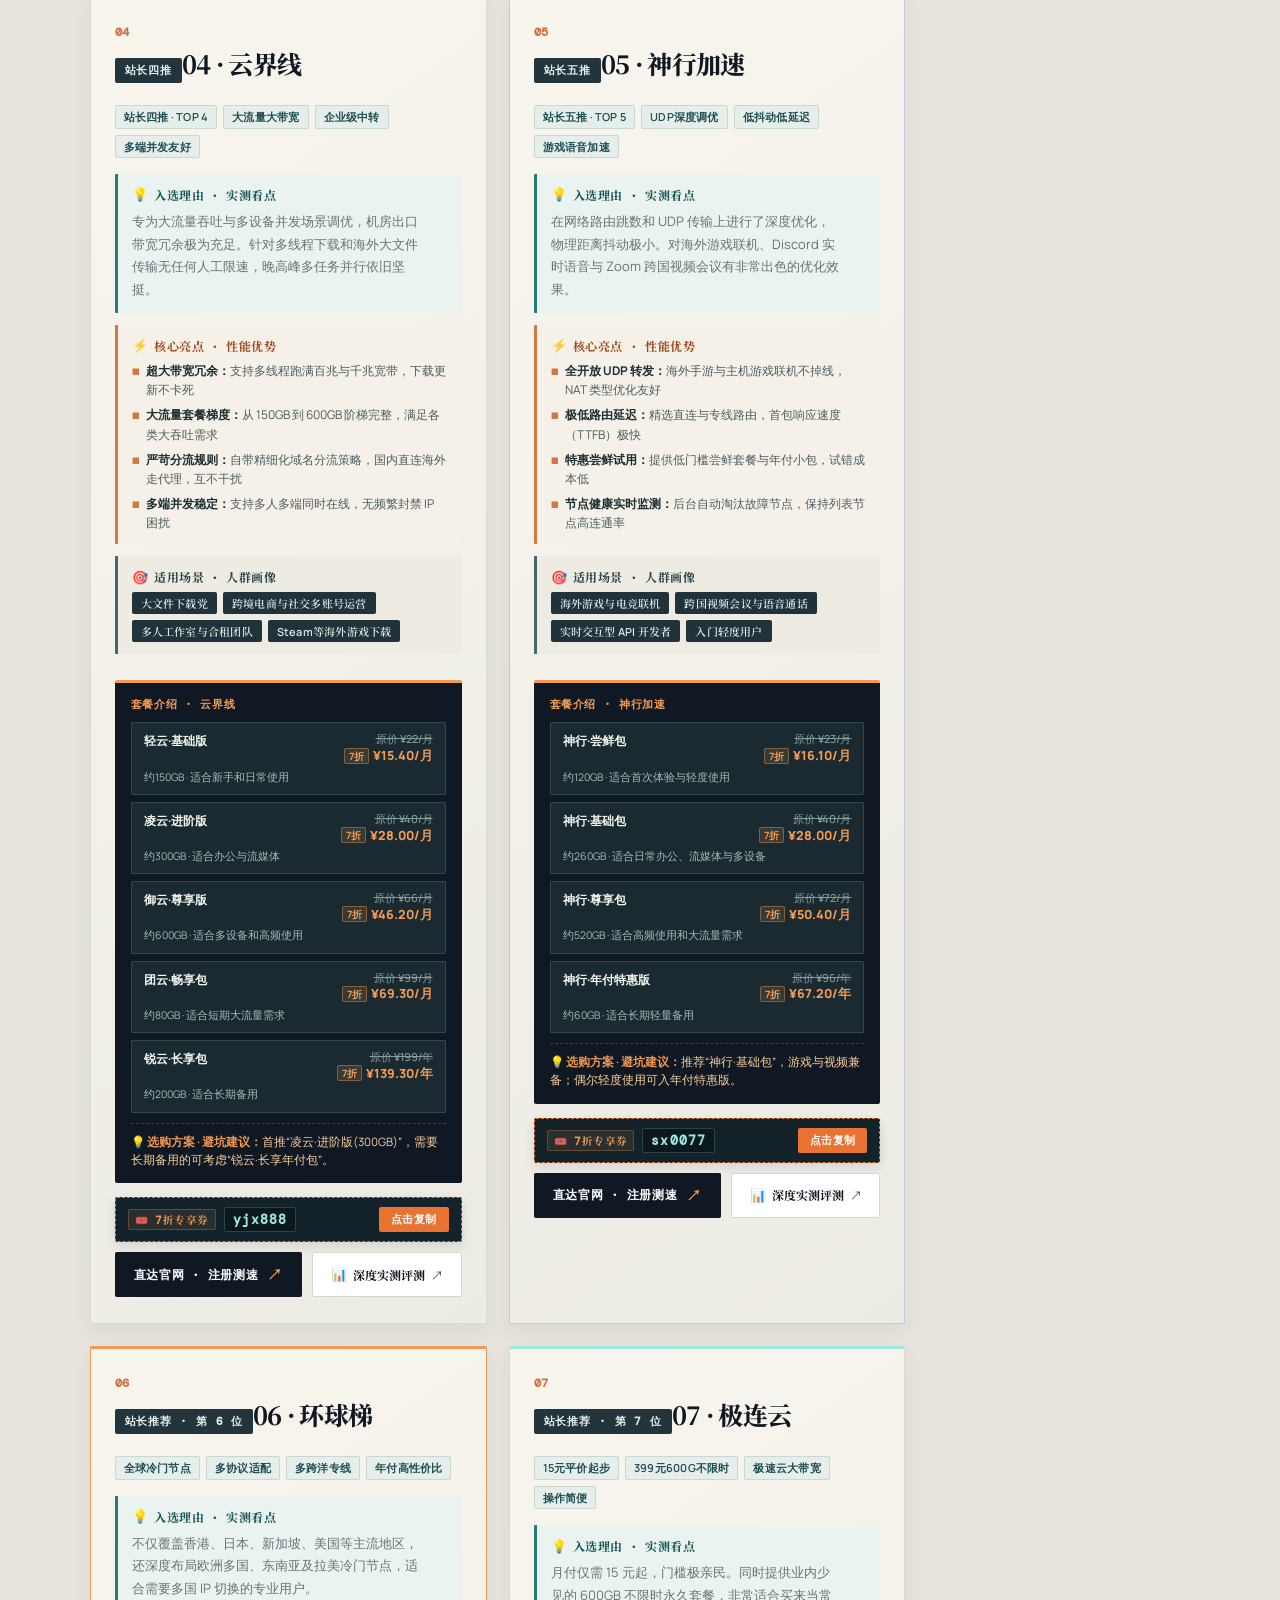
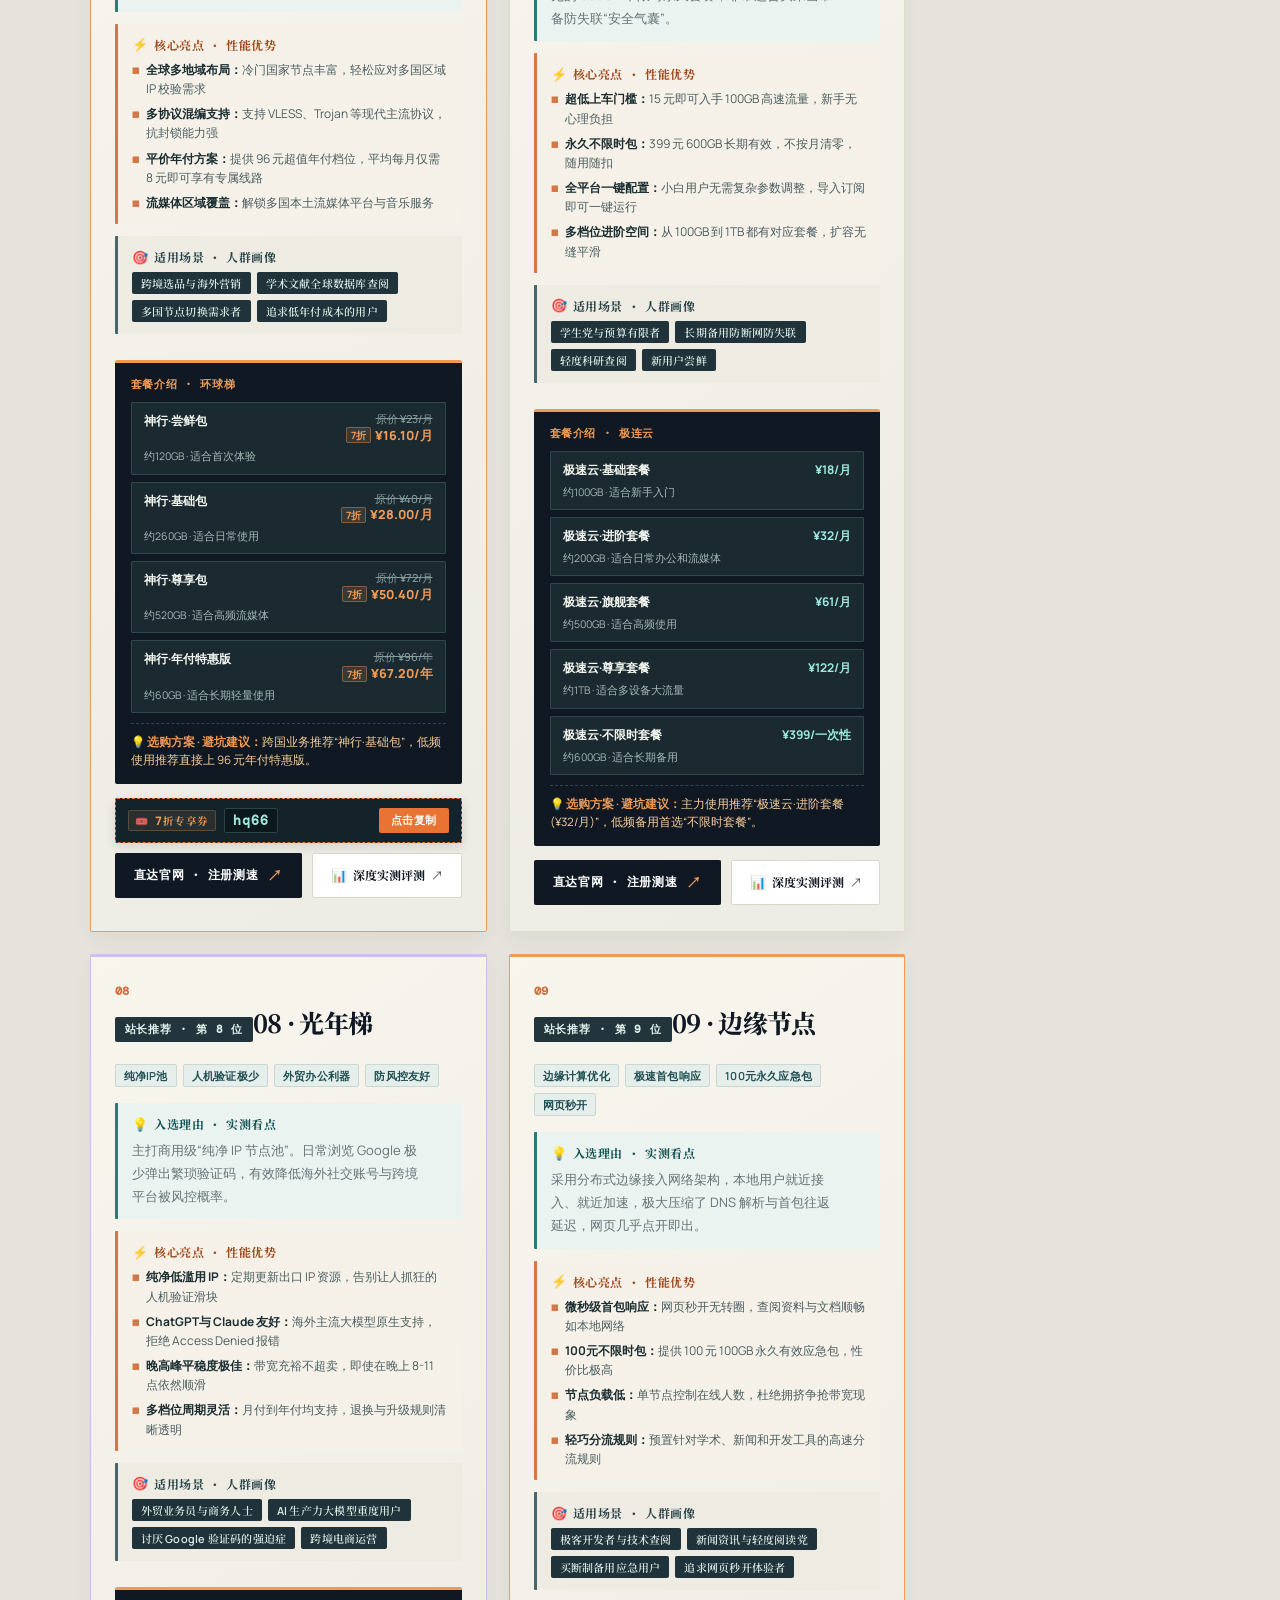
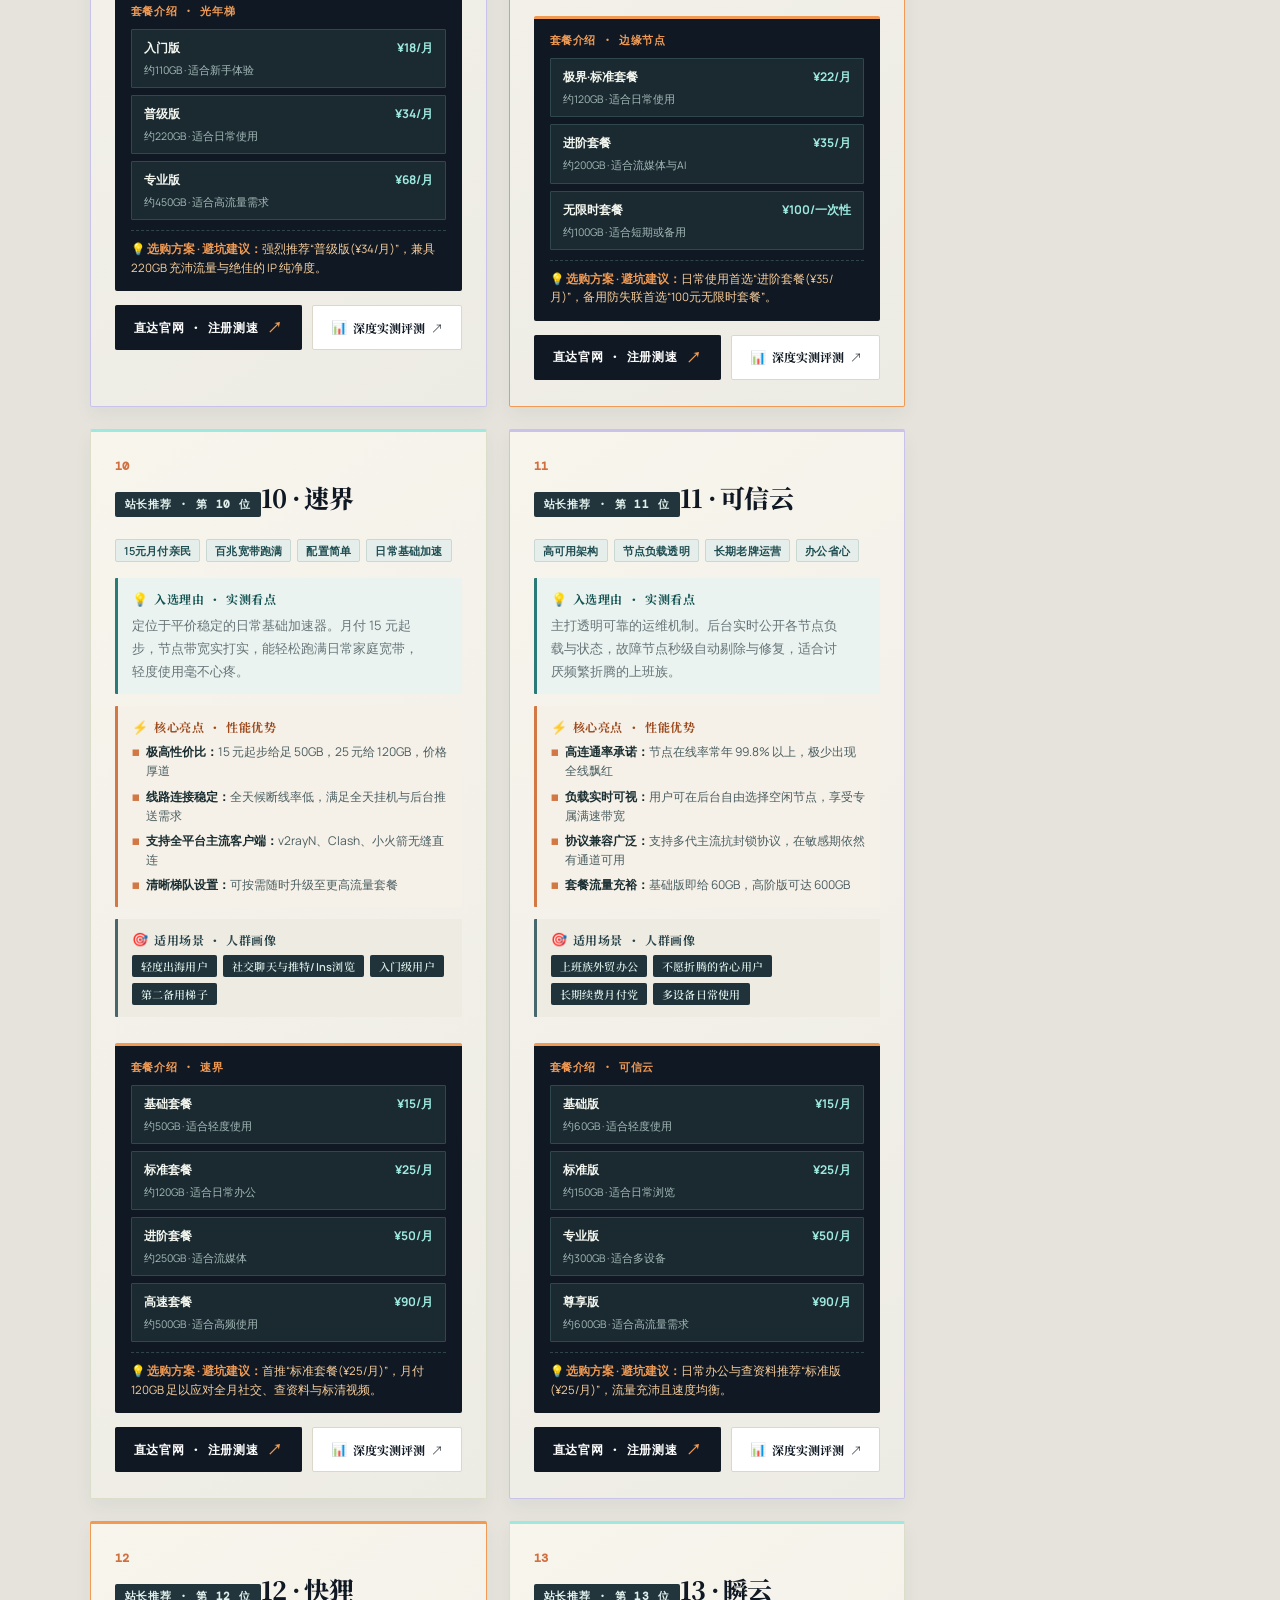
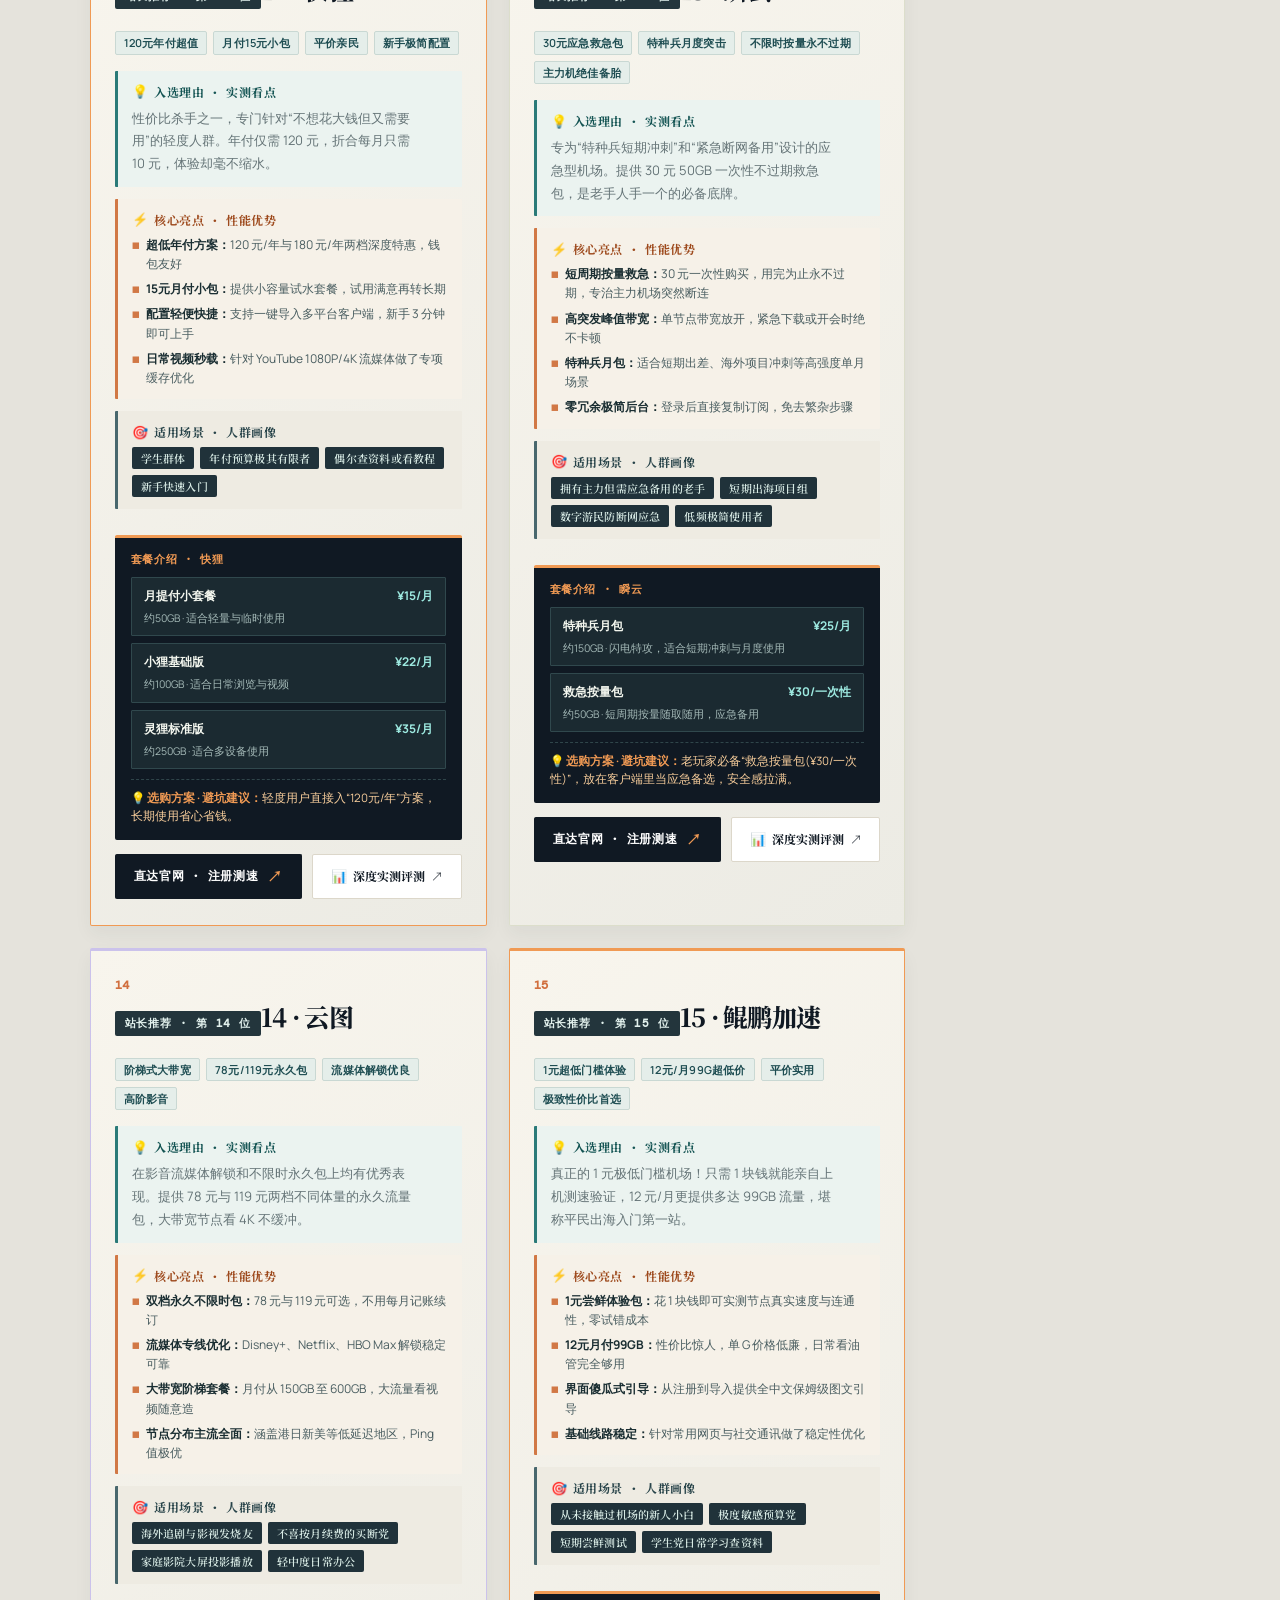
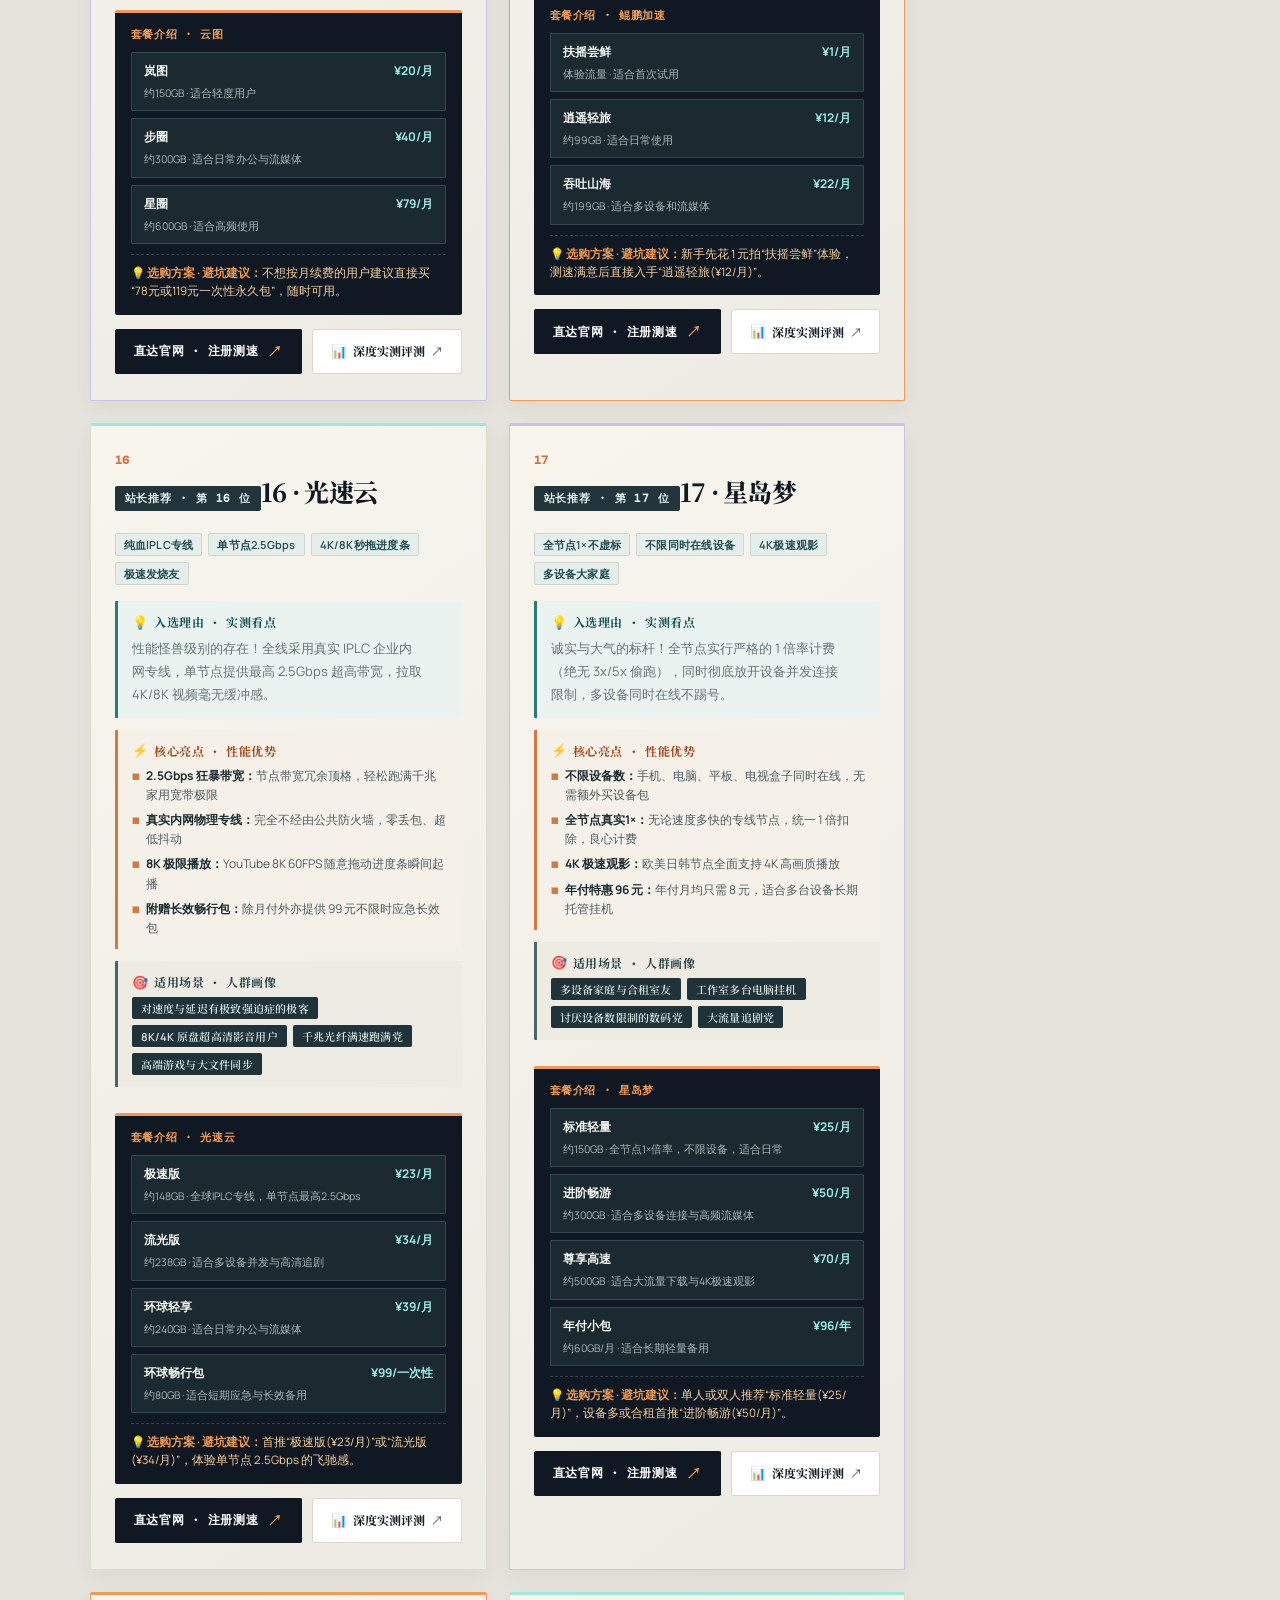
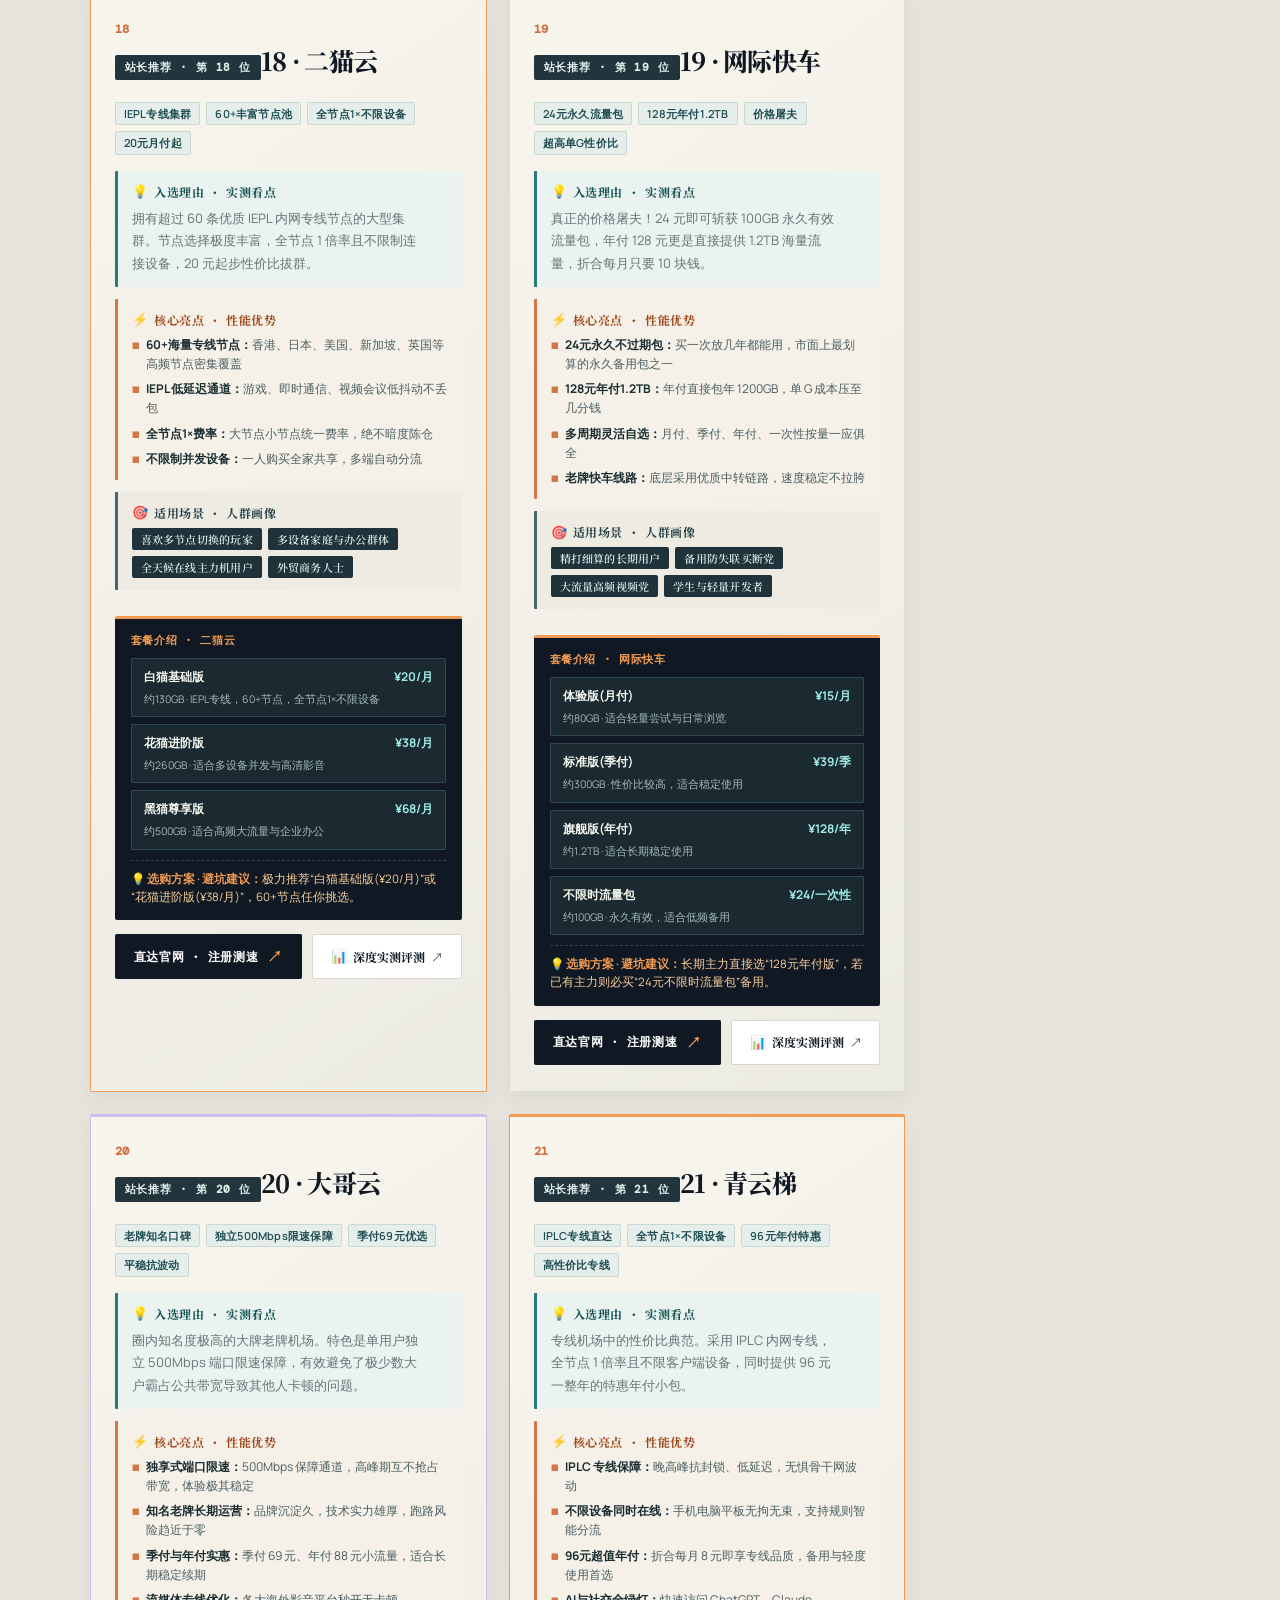
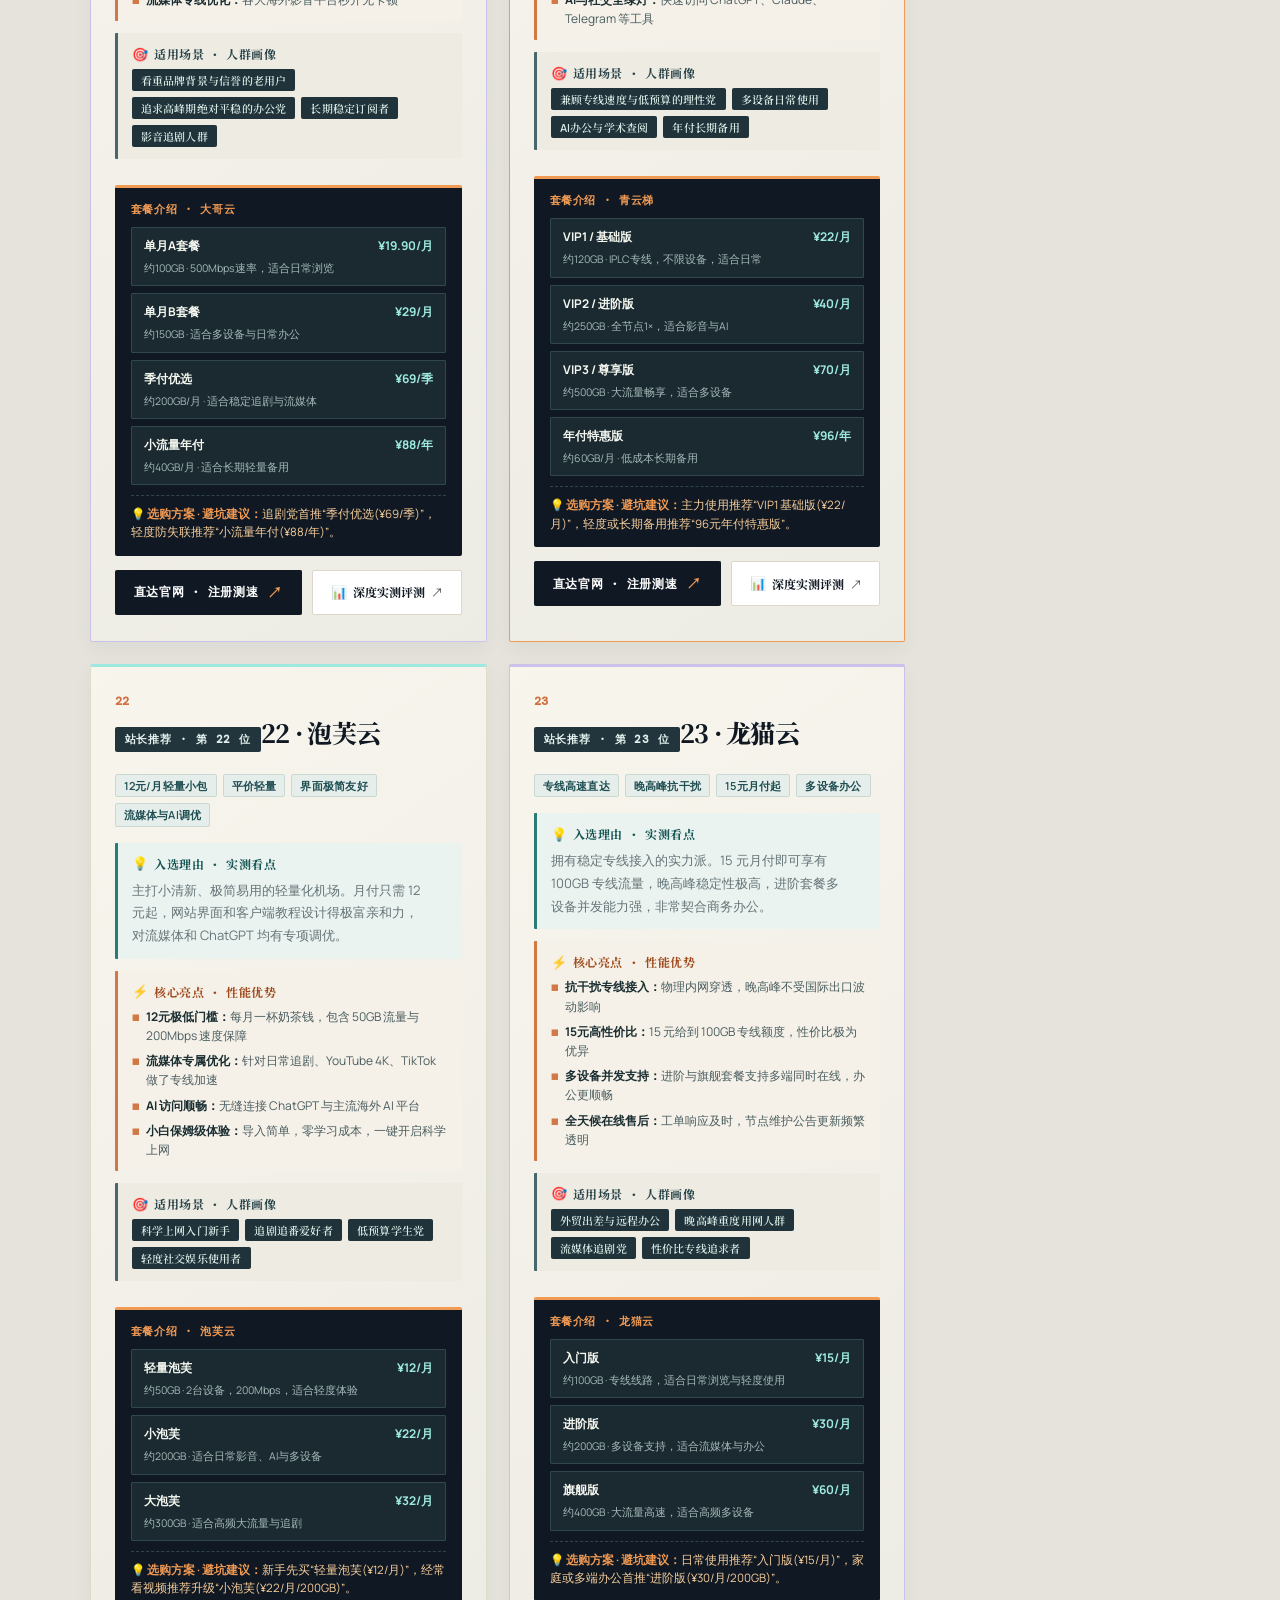
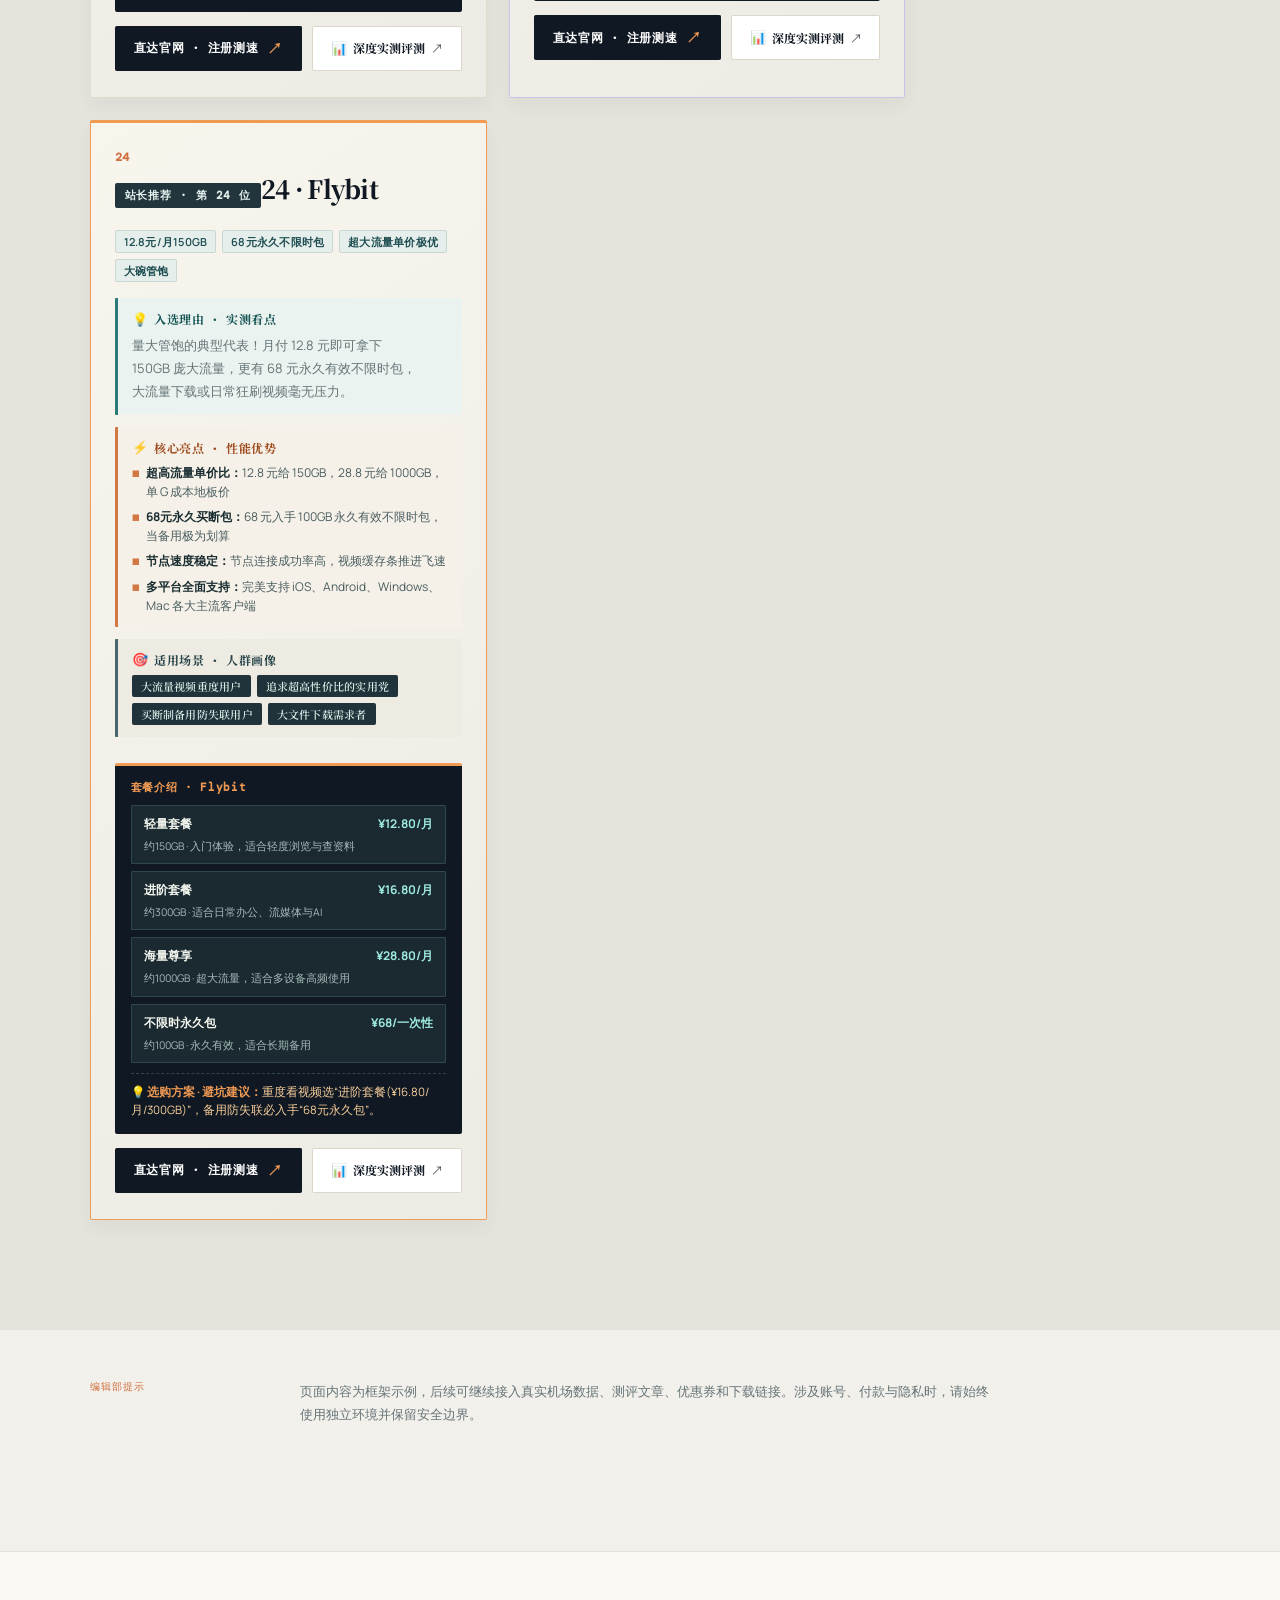
<file: airport-recommend.html>
<!doctype html><html lang="zh-CN"><head>
  <meta charset="UTF-8">
  <meta name="viewport" content="width=device-width,initial-scale=1">
  <title>2026梯子推荐排行榜 | 稳定高速机场天梯榜与晚高峰测速 ｜ 翻墙梯子推荐</title>
  <meta name="description" content="2026最新翻墙梯子与科学上网机场推荐天梯榜。收录闪电鼠、大佬云等24家优质机场，提供IEPL/IPLC专线延迟对比、晚高峰测速、套餐价格与官方直达入口。">
  <meta name="robots" content="index, follow, max-image-preview:large, max-snippet:-1, max-video-preview:-1">
  <link rel="canonical" href="https://fqtizituijian.com/airport-recommend.html">
  <meta property="og:type" content="article">
  <meta property="og:site_name" content="翻墙梯子推荐">
  <meta property="og:url" content="https://fqtizituijian.com/airport-recommend.html">
  <meta property="og:title" content="2026梯子推荐排行榜 | 稳定高速机场天梯榜与晚高峰测速">
  <meta property="og:description" content="2026最新翻墙梯子与科学上网机场推荐天梯榜。收录闪电鼠、大佬云等24家优质机场，提供IEPL/IPLC专线延迟对比、晚高峰测速。">
  <meta property="og:image" content="https://fqtizituijian.com/apple-touch-icon.png">
  <link rel="icon" type="image/x-icon" href="favicon.ico">
  <link rel="icon" type="image/png" sizes="32x32" href="favicon-32x32.png">
  <link rel="icon" type="image/png" sizes="16x16" href="favicon-16x16.png">
  <link rel="icon" type="image/svg+xml" href="favicon.svg">
  <link rel="apple-touch-icon" sizes="180x180" href="apple-touch-icon.png">
  <link rel="preconnect" href="https://fonts.googleapis.com">
  <link rel="preconnect" href="https://fonts.gstatic.com" crossorigin>
  <link href="https://fonts.googleapis.com/css2?family=DM+Mono:wght@400;500&family=Manrope:wght@400;500;600;700;800&family=Noto+Serif+SC:wght@500;600;700;900&display=swap" rel="stylesheet">
  <link rel="stylesheet" href="styles.css">
  <link rel="stylesheet" href="brand.css">
  <link rel="stylesheet" href="page.css">
  <link rel="stylesheet" href="airport-search.css">
  <link rel="stylesheet" href="clients-extra.css">
</head><body data-page="airport-recommend"><div class="noise"></div><header class="site-header"><a class="brand" href="index.html"><span class="brand-mark" aria-hidden="true"><svg class="brand-ladder-icon" viewBox="0 0 28 28" fill="none" xmlns="http://www.w3.org/2000/svg"><path d="M8.5 5L5.5 23" stroke="#9de9e0" stroke-width="2.2" stroke-linecap="round"/><path d="M19.5 5L16.5 23" stroke="#9de9e0" stroke-width="2.2" stroke-linecap="round"/><path d="M8 8.5H19" stroke="#f09a54" stroke-width="2.2" stroke-linecap="round"/><path d="M7.2 13H18.2" stroke="#f09a54" stroke-width="2.2" stroke-linecap="round"/><path d="M6.4 17.5H17.4" stroke="#f09a54" stroke-width="2.2" stroke-linecap="round"/><path d="M18 3.5H23.5V9" stroke="#f4d17b" stroke-width="2" stroke-linecap="round" stroke-linejoin="round"/><path d="M23.5 3.5L15 12" stroke="#f4d17b" stroke-width="2" stroke-linecap="round"/></svg></span><span>翻墙梯子推荐</span><small>/ LADDER PROXY GUIDE</small></a><div class="header-meta"><span class="live-dot"></span> 2026.10 · 独立导航档案</div><div class="site-header-actions"><a class="tg-header-badge" href="https://t.me/shandianjiaoliu" target="_blank" rel="noopener noreferrer">✈️ 官方 TG 交流群 ↗</a><a class="back-home" href="index.html">返回首页 ↗</a></div></header><main><section class="page-hero section-pad"><div class="page-hero-copy"><p class="eyebrow"><span>NO.<b data-bind="no"></b></span> <b data-bind="en"></b></p><h1 data-bind="title"></h1><p class="page-intro" data-bind="intro"></p></div><div class="page-hero-mark"><span>FIELD<br>NOTE</span><b data-bind="no"></b></div></section><section class="page-content section-pad"><div class="section-kicker">/ CURATED FILES <span data-bind="count"></span></div><div class="info-grid" data-bind="cards"></div></section><section class="page-note section-pad"><span>编辑部提示</span><p>页面内容为框架示例，后续可继续接入真实机场数据、测评文章、优惠券和下载链接。涉及账号、付款与隐私时，请始终使用独立环境并保留安全边界。</p></section></main><footer class="site-mega-footer section-pad"><div class="footer-top-grid"><div class="footer-brand-col"><div class="footer-brand"><span class="brand-mark" aria-hidden="true"><svg class="brand-ladder-icon" viewBox="0 0 28 28" fill="none" xmlns="http://www.w3.org/2000/svg"><path d="M8.5 5L5.5 23" stroke="#9de9e0" stroke-width="2.2" stroke-linecap="round"/><path d="M19.5 5L16.5 23" stroke="#9de9e0" stroke-width="2.2" stroke-linecap="round"/><path d="M8 8.5H19" stroke="#f09a54" stroke-width="2.2" stroke-linecap="round"/><path d="M7.2 13H18.2" stroke="#f09a54" stroke-width="2.2" stroke-linecap="round"/><path d="M6.4 17.5H17.4" stroke="#f09a54" stroke-width="2.2" stroke-linecap="round"/><path d="M18 3.5H23.5V9" stroke="#f4d17b" stroke-width="2" stroke-linecap="round" stroke-linejoin="round"/><path d="M23.5 3.5L15 12" stroke="#f4d17b" stroke-width="2" stroke-linecap="round"/></svg></span><span class="brand-text">翻墙梯子推荐</span></div><p class="footer-mission">梯子与机场推荐不迷信最低价：一分钱一分货，我们用真实测速和长期跟踪，帮你挑到稳定、好用、值得续费的梯子与机场。好的地方我们会说好，容易踩坑的地方也不藏着掖着，不写没有根据的软文。</p><div class="footer-tags"><span class="ftag">独立测评</span><span class="ftag">晚高峰测速</span><span class="ftag">客观中立</span></div></div><div class="footer-nav-cols"><div class="footer-nav-group"><h4>内容导航</h4><ul><li><a href="airport-recommend.html">梯子推荐</a></li><li><a href="review.html">深度实测评测</a></li><li><a href="airport-coupons.html">最新折扣优惠码</a></li><li><a href="risk-alerts.html">跑路与避坑预警</a></li><li><a href="nav.html">全部档案总览</a></li></ul></div><div class="footer-nav-group"><h4>工具与资源</h4><ul><li><a href="clients.html">客户端下载中心</a></li><li><a href="apple-account.html">免费美区 Apple ID</a></li><li><a href="faq.html">常见故障排查 Q&A</a></li><li><a href="knowledge.html">网络协议与知识库</a></li></ul></div><div class="footer-nav-group"><h4>核心专题</h4><ul><li><a href="knowledge.html">IEPL/IPLC 专线科普</a></li><li><a href="knowledge.html">Shadowrocket 配置教程</a></li><li><a href="knowledge.html">Clash / Sing-box 规则</a></li><li><a href="risk-alerts.html">防跑路与应急自救指南</a></li></ul></div><div class="footer-nav-group"><h4>关于与政策</h4><ul><li><a href="javascript:void(0)" class="js-open-policy" data-policy="about">关于本站</a></li><li><a href="javascript:void(0)" class="js-open-policy" data-policy="privacy">隐私政策</a></li><li><a href="javascript:void(0)" class="js-open-policy" data-policy="terms">使用条款</a></li><li><a href="javascript:void(0)" class="js-open-policy" data-policy="disclaimer">联盟佣金披露</a></li></ul></div></div></div><div class="footer-bottom-bar"><div class="footer-copy">© 2026 翻墙梯子推荐. 保留所有权利。</div><div class="footer-disclaimer">本站为联盟营销网站，通过站内链接完成的符合条件的购买，我们可能获得一定佣金，不会增加您的购买成本。</div></div></footer><script>const s=new URLSearchParams(location.search).get('section');if(s)document.body.dataset.page=s;</script><script src="page.js"></script><script src="airport-enhance.js"></script><script src="mega-footer.js"></script></body></html>
</file>
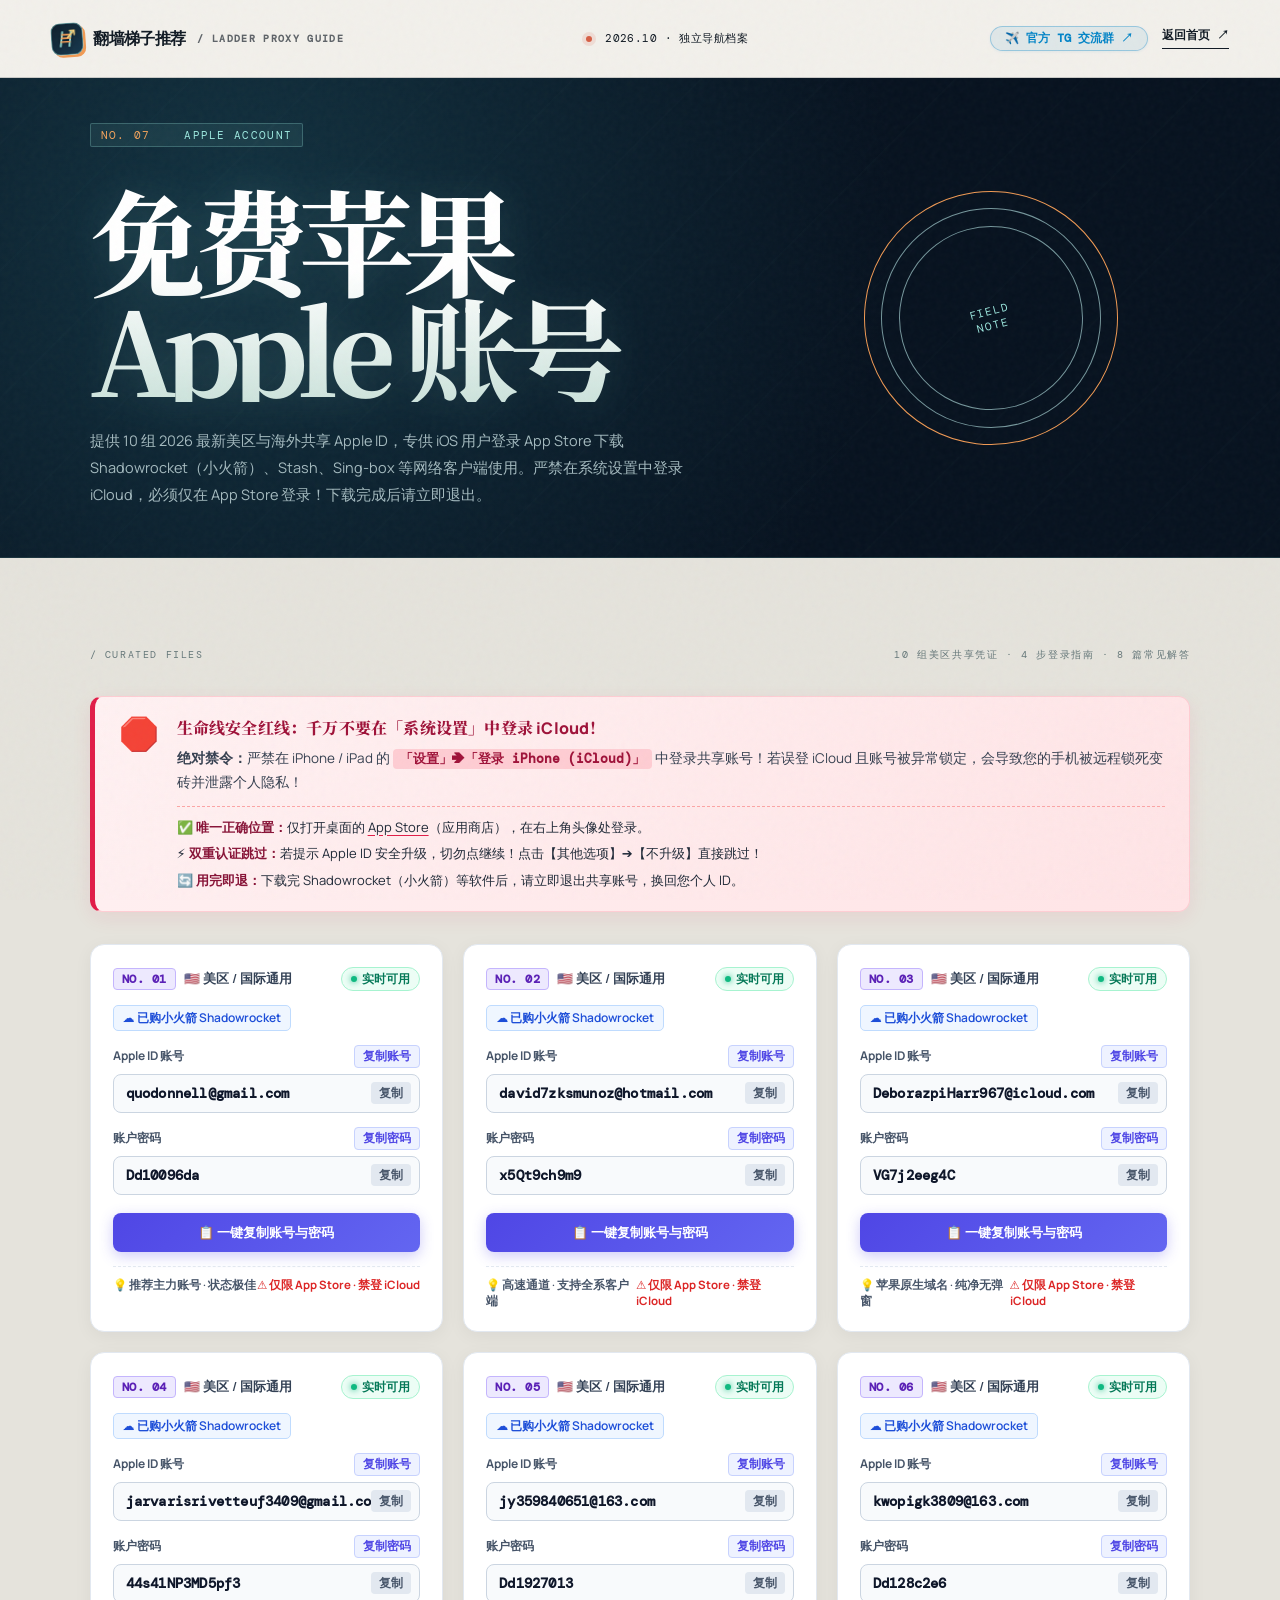
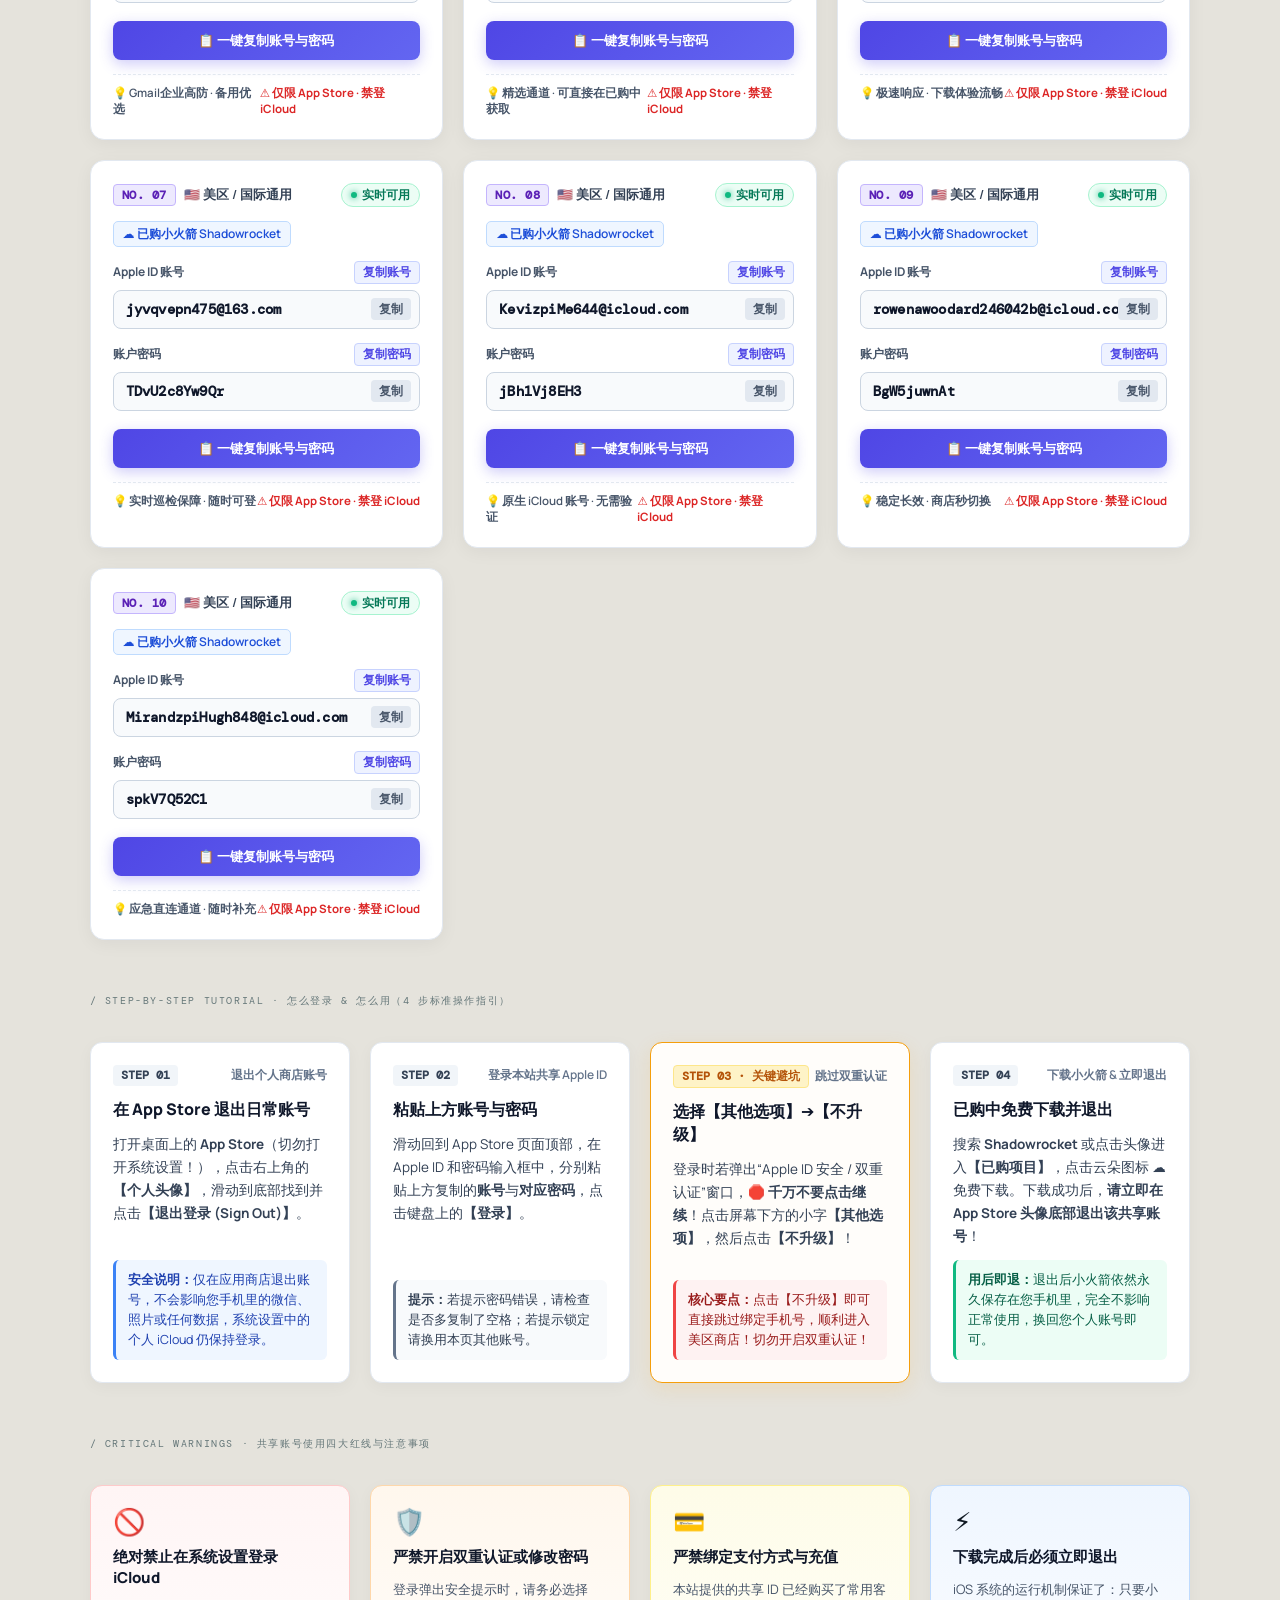
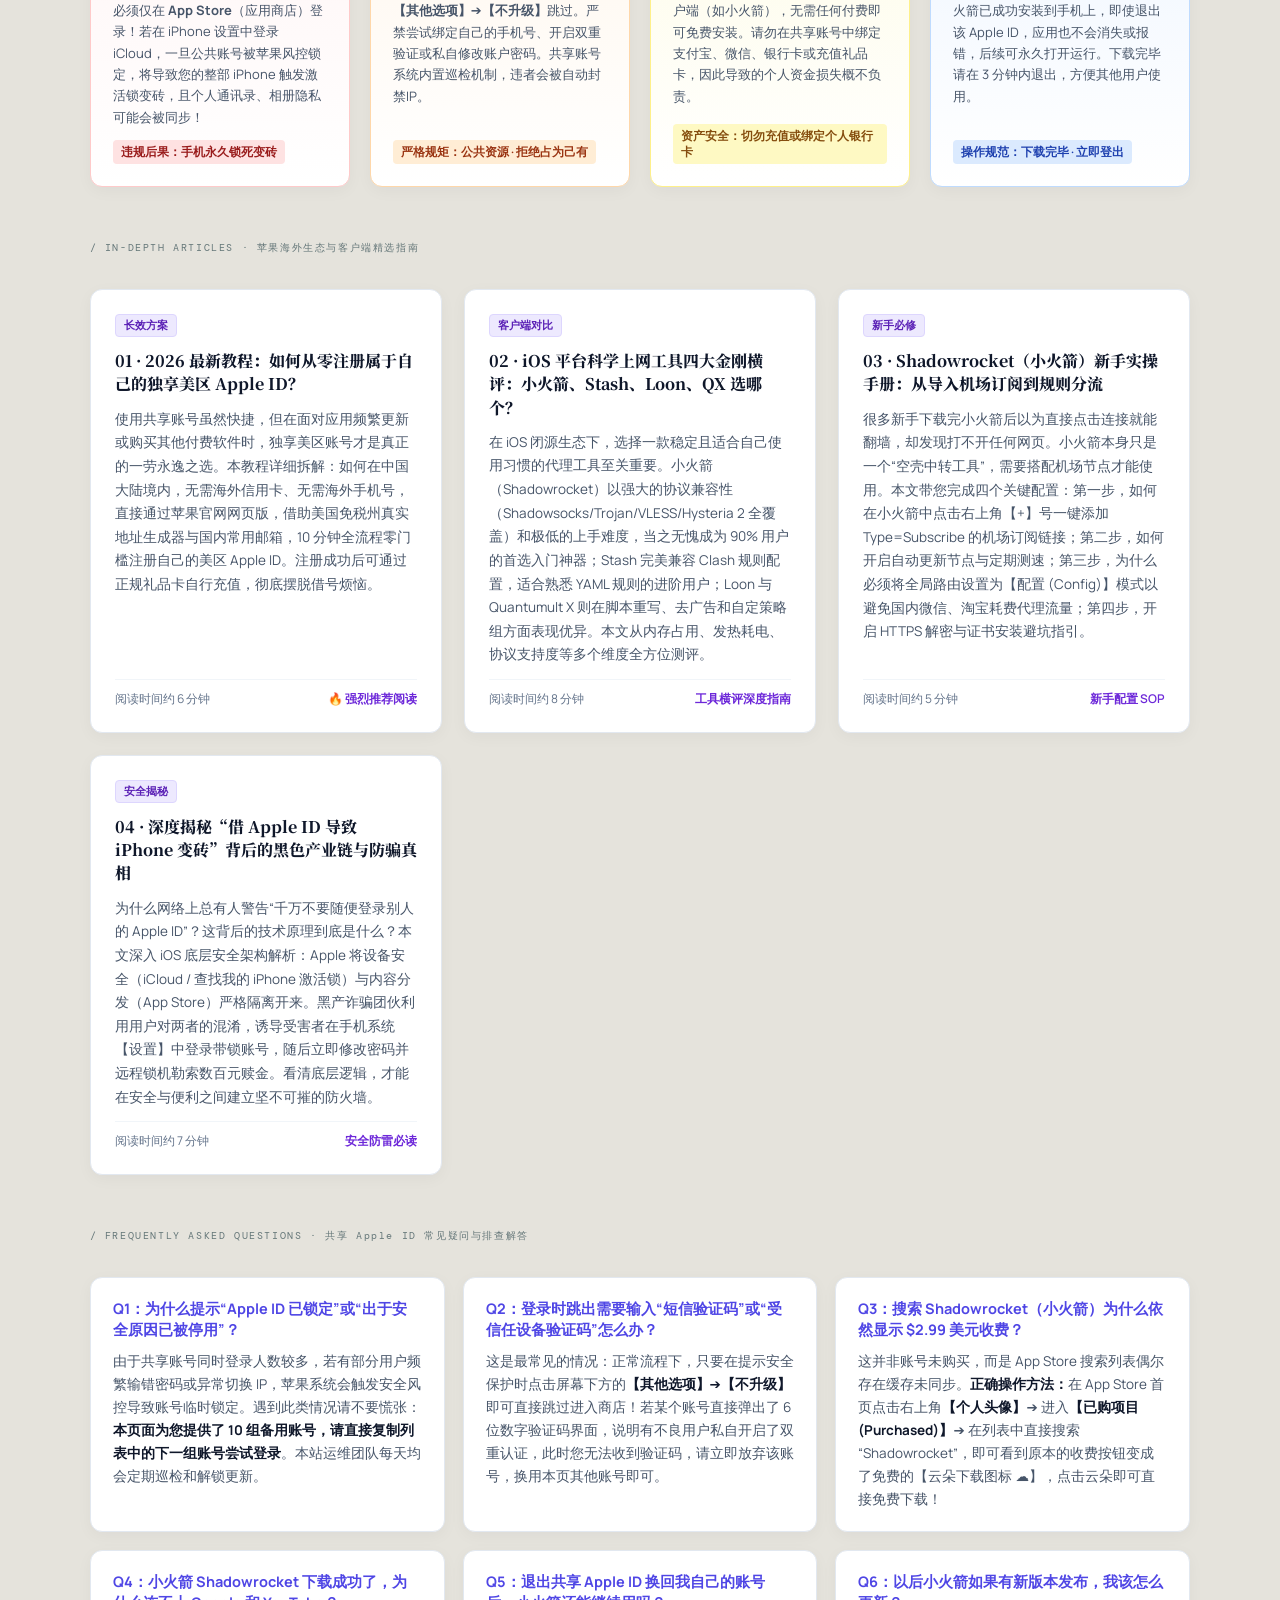
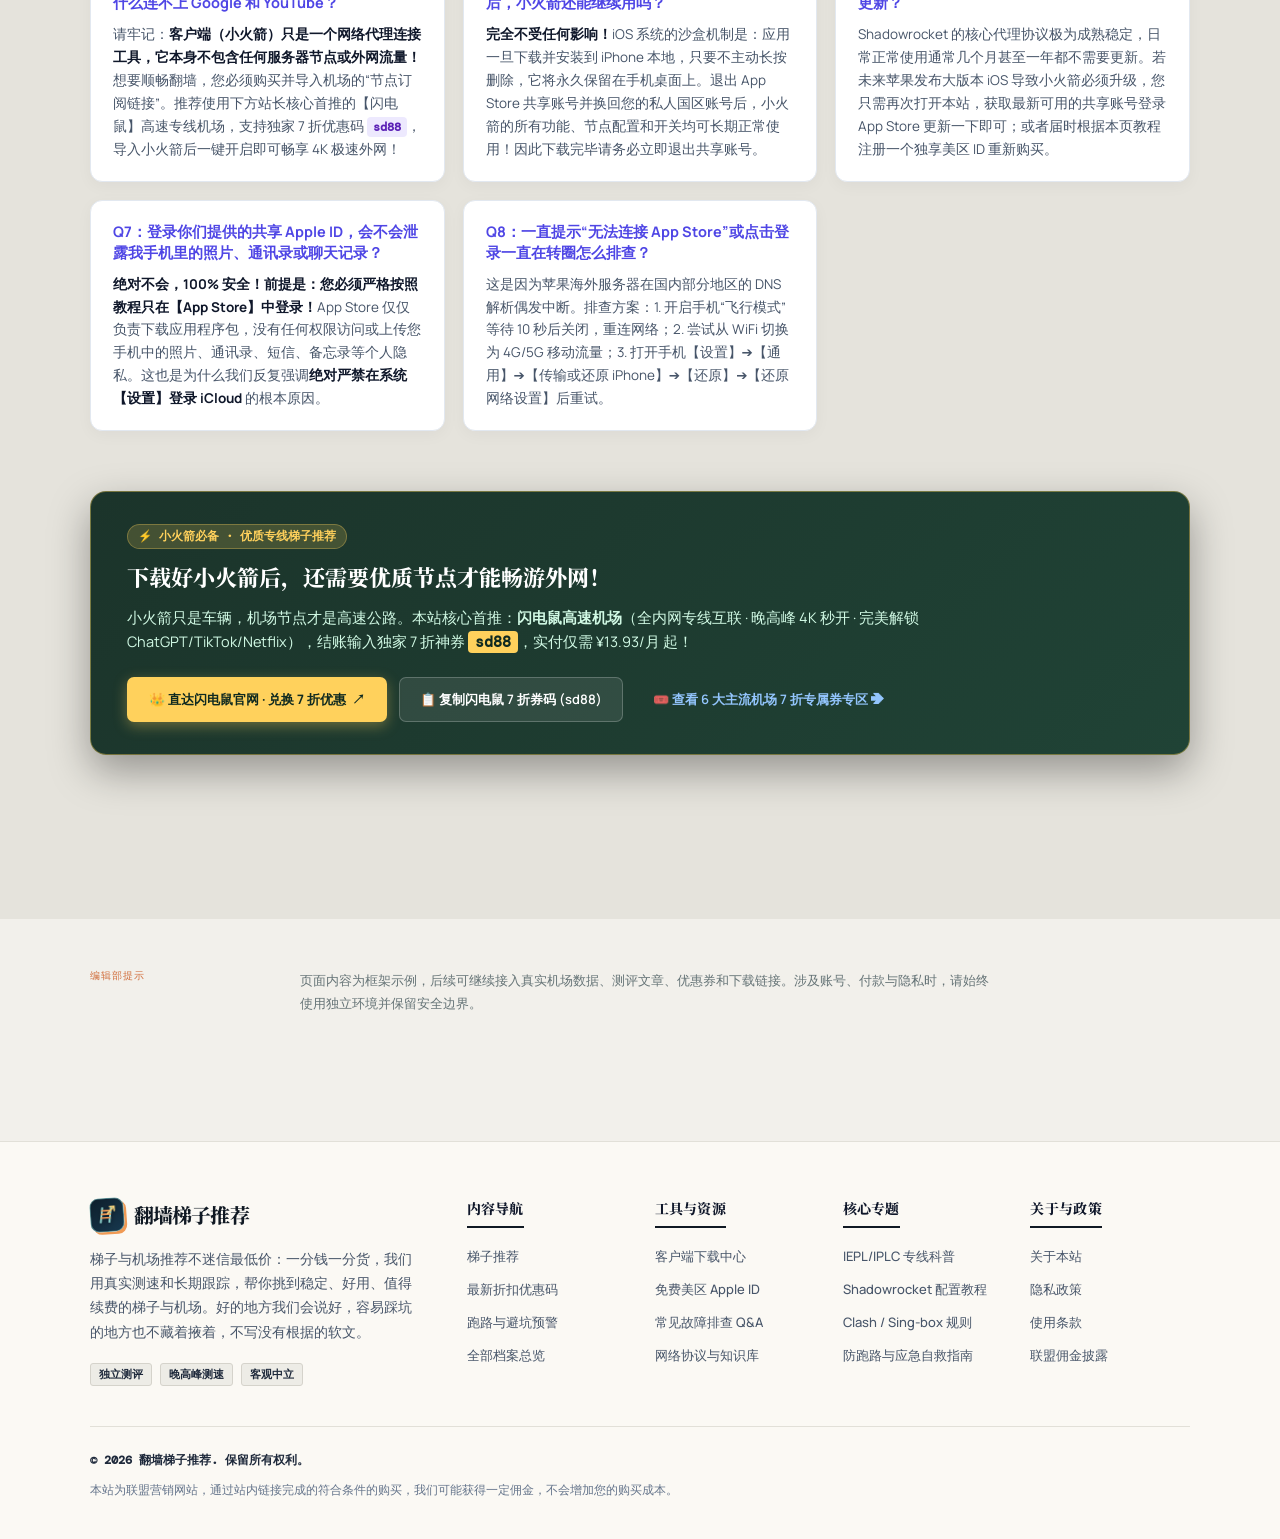
<file: apple-account.html>
<!doctype html><html lang="zh-CN"><head>
  <meta charset="UTF-8">
  <meta name="viewport" content="width=device-width,initial-scale=1">
  <title>免费美区Apple ID共享账号 | 小火箭Shadowrocket下载 ｜ 翻墙梯子推荐</title>
  <meta name="description" content="提供10组2026最新美区与海外共享Apple ID，专供iOS用户登录App Store下载Shadowrocket（小火箭）、Stash等网络客户端使用。仅限App Store登录，安全退出SOP。">
  <meta name="robots" content="index, follow, max-image-preview:large, max-snippet:-1, max-video-preview:-1">
  <link rel="canonical" href="https://fqtizituijian.com/apple-account.html">
  <meta property="og:type" content="article">
  <meta property="og:site_name" content="翻墙梯子推荐">
  <meta property="og:url" content="https://fqtizituijian.com/apple-account.html">
  <meta property="og:title" content="免费美区Apple ID共享账号 | 小火箭Shadowrocket下载">
  <meta property="og:description" content="提供10组2026最新美区与海外共享Apple ID，专供iOS用户登录App Store下载Shadowrocket使用。">
  <meta property="og:image" content="https://fqtizituijian.com/apple-touch-icon.png">
  <link rel="icon" type="image/x-icon" href="favicon.ico">
  <link rel="icon" type="image/png" sizes="32x32" href="favicon-32x32.png">
  <link rel="icon" type="image/png" sizes="16x16" href="favicon-16x16.png">
  <link rel="icon" type="image/svg+xml" href="favicon.svg">
  <link rel="apple-touch-icon" sizes="180x180" href="apple-touch-icon.png">
  <link rel="preconnect" href="https://fonts.googleapis.com">
  <link rel="preconnect" href="https://fonts.gstatic.com" crossorigin>
  <link href="https://fonts.googleapis.com/css2?family=DM+Mono:wght@400;500&family=Manrope:wght@400;500;600;700;800&family=Noto+Serif+SC:wght@500;600;700;900&display=swap" rel="stylesheet">
  <link rel="stylesheet" href="styles.css">
  <link rel="stylesheet" href="brand.css">
  <link rel="stylesheet" href="page.css">
  <link rel="stylesheet" href="airport-search.css">
  <link rel="stylesheet" href="clients-extra.css">
</head><body data-page="apple-account"><div class="noise"></div><header class="site-header"><a class="brand" href="index.html"><span class="brand-mark" aria-hidden="true"><svg class="brand-ladder-icon" viewBox="0 0 28 28" fill="none" xmlns="http://www.w3.org/2000/svg"><path d="M8.5 5L5.5 23" stroke="#9de9e0" stroke-width="2.2" stroke-linecap="round"/><path d="M19.5 5L16.5 23" stroke="#9de9e0" stroke-width="2.2" stroke-linecap="round"/><path d="M8 8.5H19" stroke="#f09a54" stroke-width="2.2" stroke-linecap="round"/><path d="M7.2 13H18.2" stroke="#f09a54" stroke-width="2.2" stroke-linecap="round"/><path d="M6.4 17.5H17.4" stroke="#f09a54" stroke-width="2.2" stroke-linecap="round"/><path d="M18 3.5H23.5V9" stroke="#f4d17b" stroke-width="2" stroke-linecap="round" stroke-linejoin="round"/><path d="M23.5 3.5L15 12" stroke="#f4d17b" stroke-width="2" stroke-linecap="round"/></svg></span><span>翻墙梯子推荐</span><small>/ LADDER PROXY GUIDE</small></a><div class="header-meta"><span class="live-dot"></span> 2026.10 · 独立导航档案</div><div class="site-header-actions"><a class="tg-header-badge" href="https://t.me/shandianjiaoliu" target="_blank" rel="noopener noreferrer">✈️ 官方 TG 交流群 ↗</a><a class="back-home" href="index.html">返回首页 ↗</a></div></header><main><section class="page-hero section-pad"><div class="page-hero-copy"><p class="eyebrow"><span>NO.<b data-bind="no"></b></span> <b data-bind="en"></b></p><h1 data-bind="title"></h1><p class="page-intro" data-bind="intro"></p></div><div class="page-hero-mark"><span>FIELD<br>NOTE</span><b data-bind="no"></b></div></section><section class="page-content section-pad"><div class="section-kicker">/ CURATED FILES <span data-bind="count"></span></div><div class="info-grid" data-bind="cards"></div></section><section class="page-note section-pad"><span>编辑部提示</span><p>页面内容为框架示例，后续可继续接入真实机场数据、测评文章、优惠券和下载链接。涉及账号、付款与隐私时，请始终使用独立环境并保留安全边界。</p></section></main><footer class="site-mega-footer section-pad"><div class="footer-top-grid"><div class="footer-brand-col"><div class="footer-brand"><span class="brand-mark" aria-hidden="true"><svg class="brand-ladder-icon" viewBox="0 0 28 28" fill="none" xmlns="http://www.w3.org/2000/svg"><path d="M8.5 5L5.5 23" stroke="#9de9e0" stroke-width="2.2" stroke-linecap="round"/><path d="M19.5 5L16.5 23" stroke="#9de9e0" stroke-width="2.2" stroke-linecap="round"/><path d="M8 8.5H19" stroke="#f09a54" stroke-width="2.2" stroke-linecap="round"/><path d="M7.2 13H18.2" stroke="#f09a54" stroke-width="2.2" stroke-linecap="round"/><path d="M6.4 17.5H17.4" stroke="#f09a54" stroke-width="2.2" stroke-linecap="round"/><path d="M18 3.5H23.5V9" stroke="#f4d17b" stroke-width="2" stroke-linecap="round" stroke-linejoin="round"/><path d="M23.5 3.5L15 12" stroke="#f4d17b" stroke-width="2" stroke-linecap="round"/></svg></span><span class="brand-text">翻墙梯子推荐</span></div><p class="footer-mission">梯子与机场推荐不迷信最低价：一分钱一分货，我们用真实测速和长期跟踪，帮你挑到稳定、好用、值得续费的梯子与机场。好的地方我们会说好，容易踩坑的地方也不藏着掖着，不写没有根据的软文。</p><div class="footer-tags"><span class="ftag">独立测评</span><span class="ftag">晚高峰测速</span><span class="ftag">客观中立</span></div></div><div class="footer-nav-cols"><div class="footer-nav-group"><h4>内容导航</h4><ul><li><a href="airport-recommend.html">梯子推荐</a></li><li><a href="airport-coupons.html">最新折扣优惠码</a></li><li><a href="risk-alerts.html">跑路与避坑预警</a></li><li><a href="nav.html">全部档案总览</a></li></ul></div><div class="footer-nav-group"><h4>工具与资源</h4><ul><li><a href="clients.html">客户端下载中心</a></li><li><a href="apple-account.html">免费美区 Apple ID</a></li><li><a href="faq.html">常见故障排查 Q&A</a></li><li><a href="knowledge.html">网络协议与知识库</a></li></ul></div><div class="footer-nav-group"><h4>核心专题</h4><ul><li><a href="knowledge.html">IEPL/IPLC 专线科普</a></li><li><a href="knowledge.html">Shadowrocket 配置教程</a></li><li><a href="knowledge.html">Clash / Sing-box 规则</a></li><li><a href="risk-alerts.html">防跑路与应急自救指南</a></li></ul></div><div class="footer-nav-group"><h4>关于与政策</h4><ul><li><a href="javascript:void(0)" class="js-open-policy" data-policy="about">关于本站</a></li><li><a href="javascript:void(0)" class="js-open-policy" data-policy="privacy">隐私政策</a></li><li><a href="javascript:void(0)" class="js-open-policy" data-policy="terms">使用条款</a></li><li><a href="javascript:void(0)" class="js-open-policy" data-policy="disclaimer">联盟佣金披露</a></li></ul></div></div></div><div class="footer-bottom-bar"><div class="footer-copy">© 2026 翻墙梯子推荐. 保留所有权利。</div><div class="footer-disclaimer">本站为联盟营销网站，通过站内链接完成的符合条件的购买，我们可能获得一定佣金，不会增加您的购买成本。</div></div></footer><script>const s=new URLSearchParams(location.search).get('section');if(s)document.body.dataset.page=s;</script><script src="page.js"></script><script src="mega-footer.js"></script></body></html>
</file>
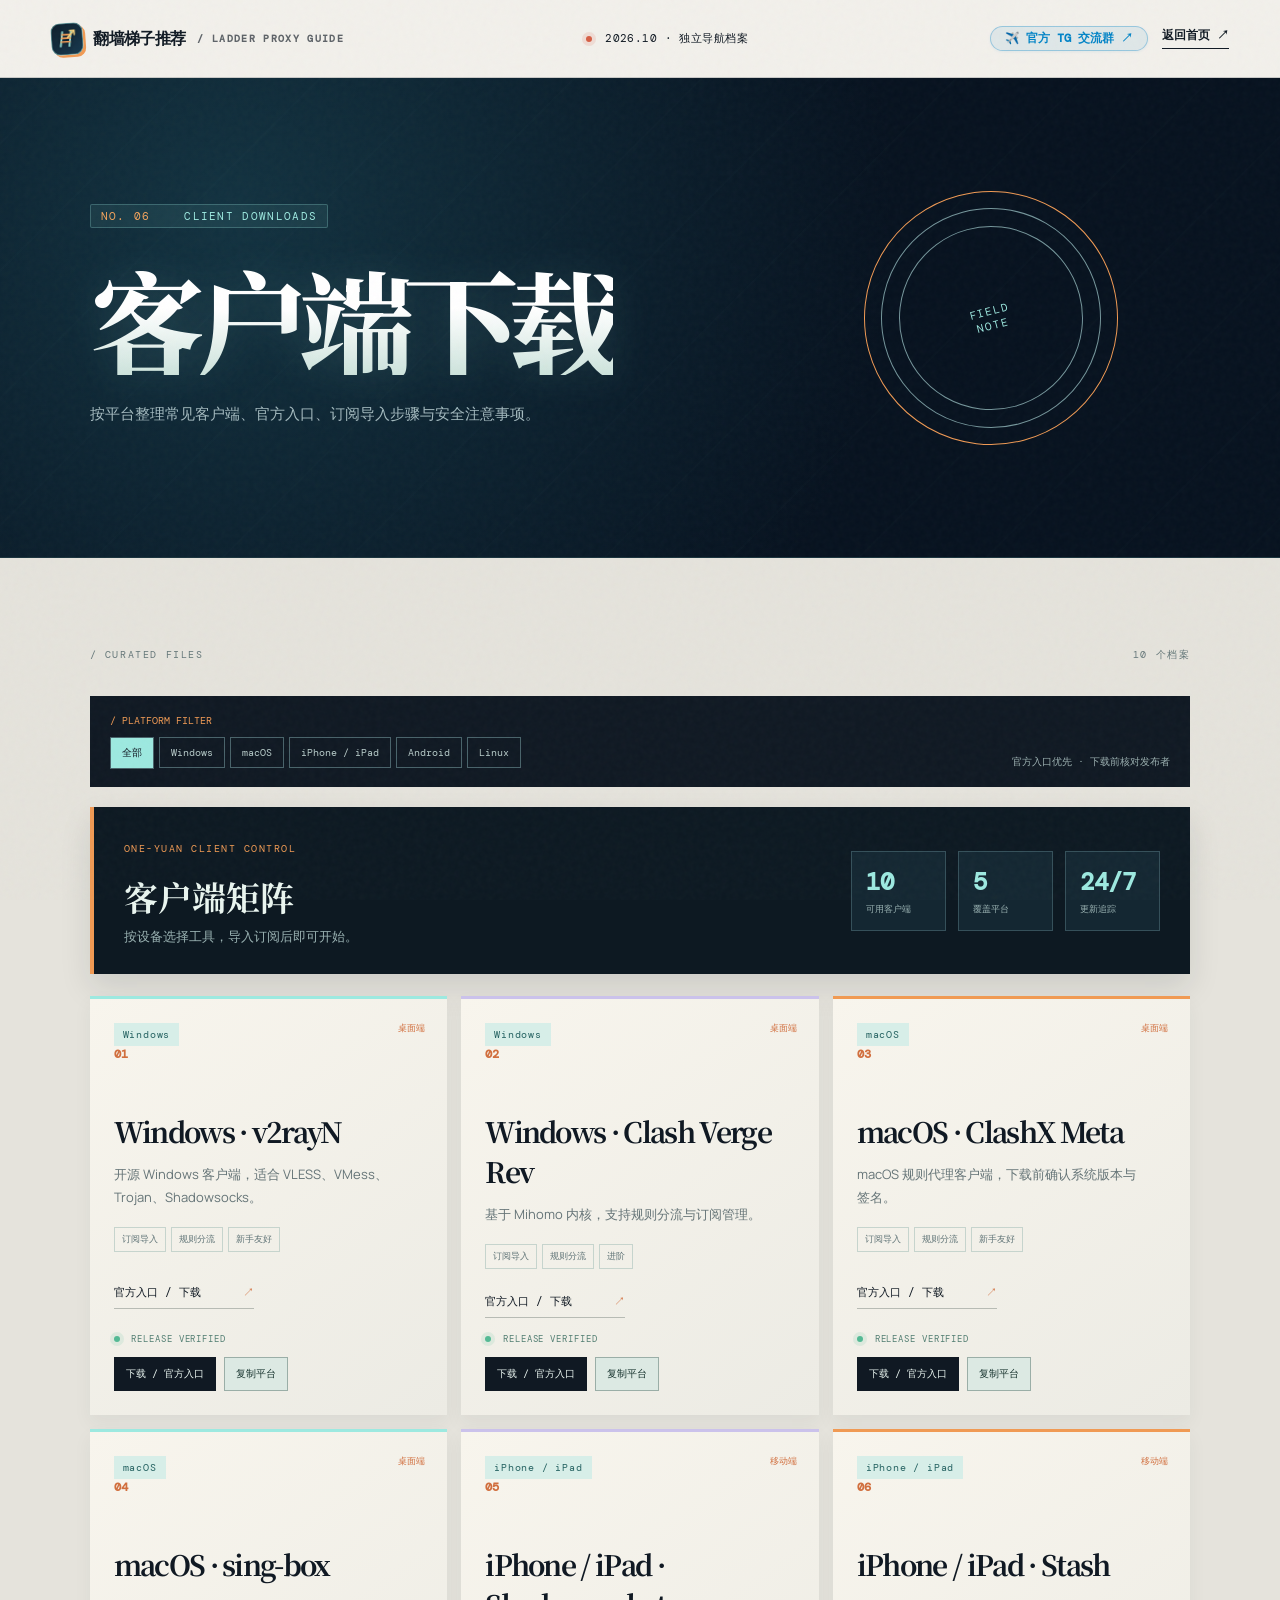
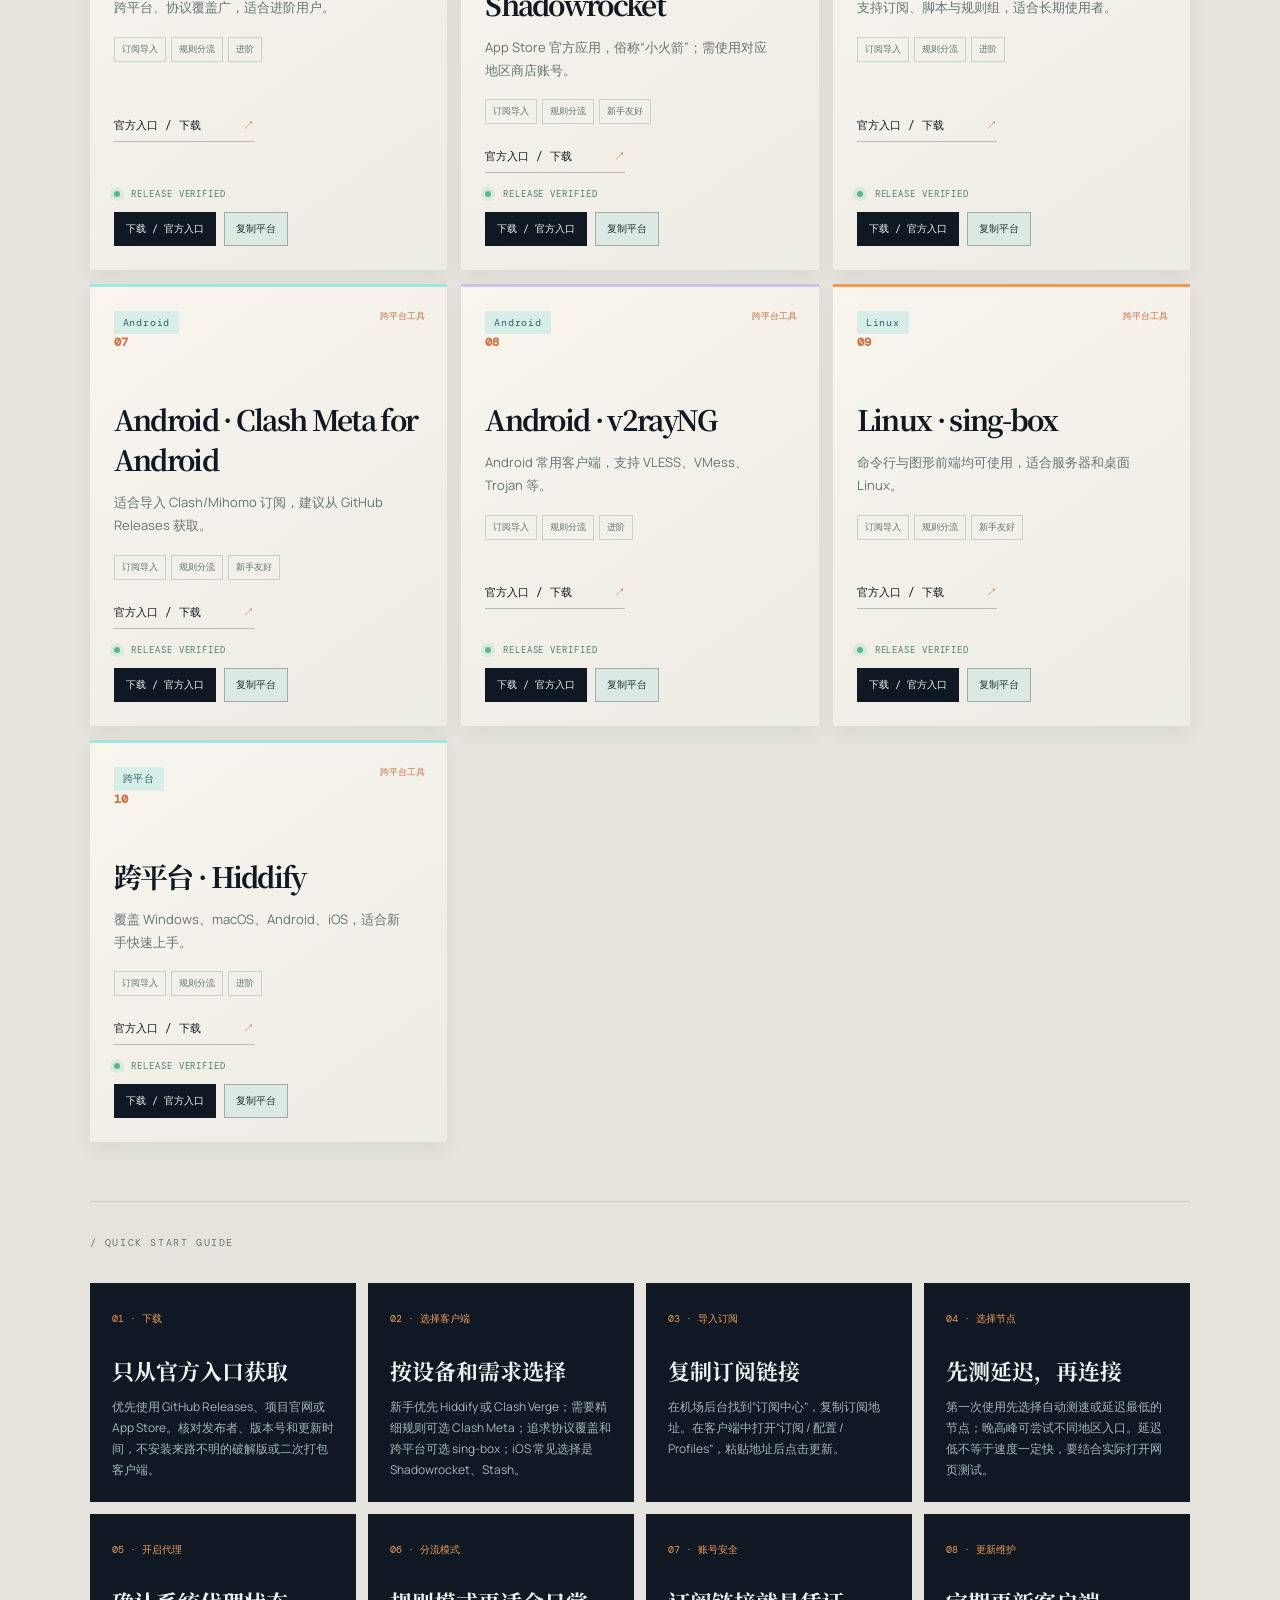
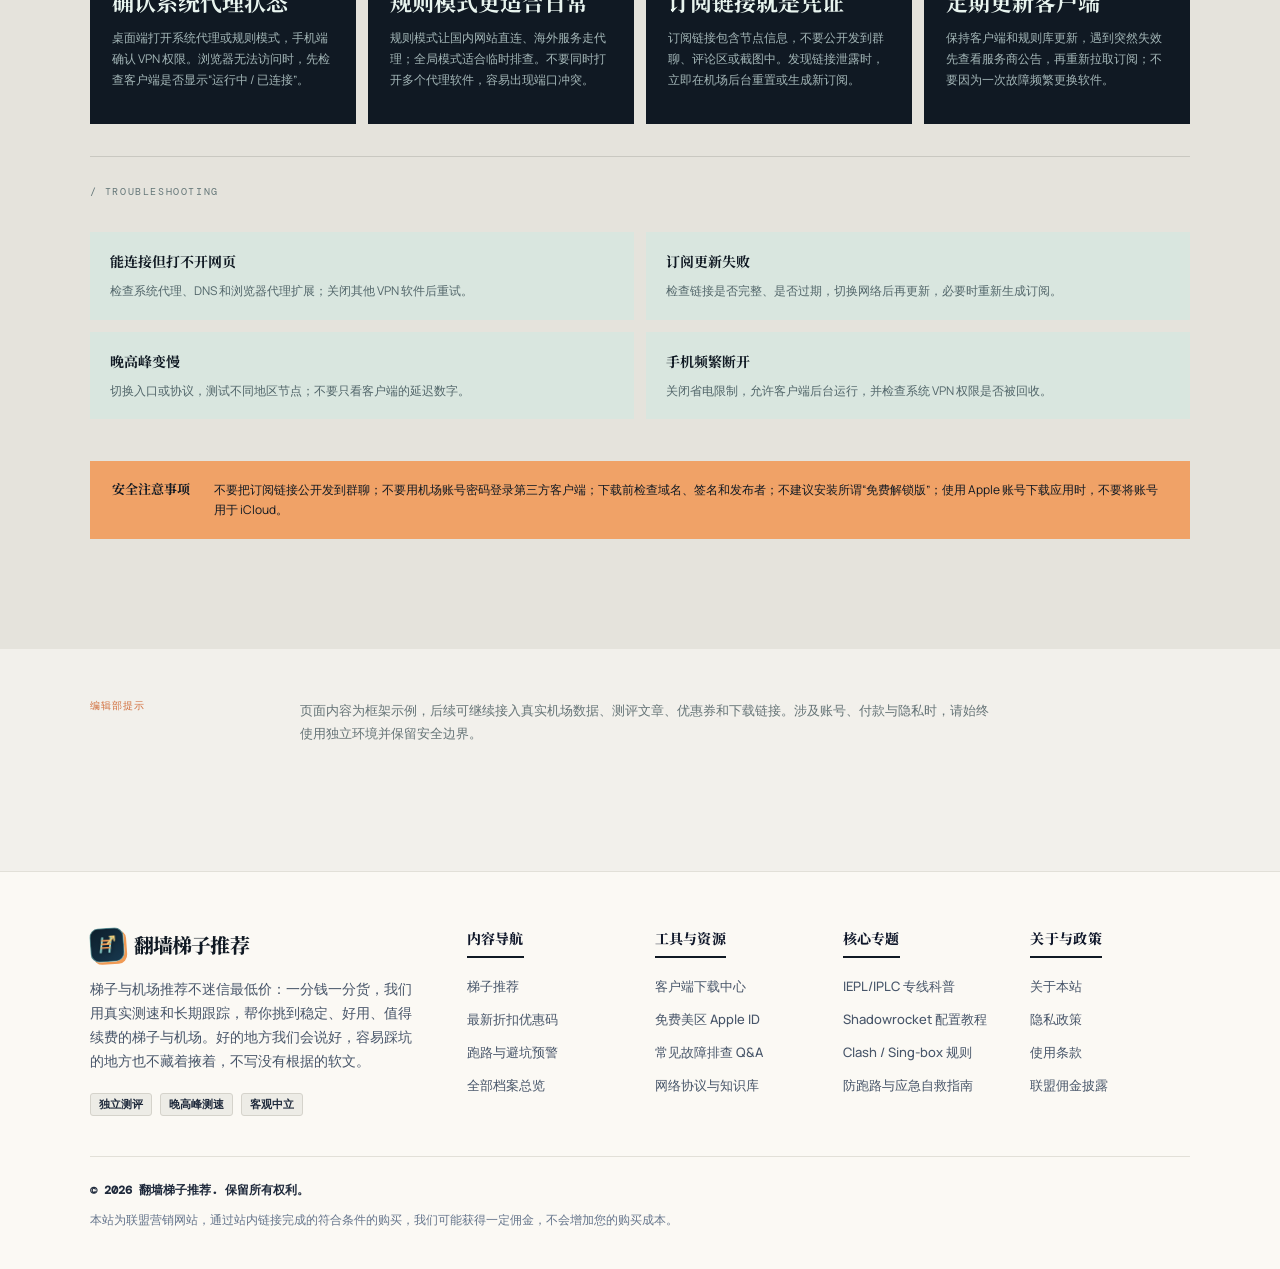
<file: clients.html>
<!doctype html><html lang="zh-CN"><head>
  <meta charset="UTF-8">
  <meta name="viewport" content="width=device-width,initial-scale=1">
  <title>科学上网客户端下载中心 | Windows/Mac/iOS/Android官方下载 ｜ 翻墙梯子推荐</title>
  <meta name="description" content="按平台整理常见翻墙客户端官方下载入口：Windows v2rayN / Clash Verge Rev、macOS ClashX Meta、iOS小火箭Shadowrocket、Android v2rayNG及跨平台sing-box/Hiddify。提供小白导入教程与排错指南。">
  <meta name="robots" content="index, follow, max-image-preview:large, max-snippet:-1, max-video-preview:-1">
  <link rel="canonical" href="https://fqtizituijian.com/clients.html">
  <meta property="og:type" content="article">
  <meta property="og:site_name" content="翻墙梯子推荐">
  <meta property="og:url" content="https://fqtizituijian.com/clients.html">
  <meta property="og:title" content="科学上网客户端下载中心 | Windows/Mac/iOS/Android官方下载">
  <meta property="og:description" content="按平台整理常见翻墙客户端官方下载入口与配置教程。只推荐开源、安全、官方 Releases 原版。">
  <meta property="og:image" content="https://fqtizituijian.com/apple-touch-icon.png">
  <link rel="icon" type="image/x-icon" href="favicon.ico">
  <link rel="icon" type="image/png" sizes="32x32" href="favicon-32x32.png">
  <link rel="icon" type="image/png" sizes="16x16" href="favicon-16x16.png">
  <link rel="icon" type="image/svg+xml" href="favicon.svg">
  <link rel="apple-touch-icon" sizes="180x180" href="apple-touch-icon.png">
  <link rel="preconnect" href="https://fonts.googleapis.com">
  <link rel="preconnect" href="https://fonts.gstatic.com" crossorigin>
  <link href="https://fonts.googleapis.com/css2?family=DM+Mono:wght@400;500&family=Manrope:wght@400;500;600;700;800&family=Noto+Serif+SC:wght@500;600;700;900&display=swap" rel="stylesheet">
  <link rel="stylesheet" href="styles.css">
  <link rel="stylesheet" href="brand.css">
  <link rel="stylesheet" href="page.css">
  <link rel="stylesheet" href="airport-search.css">
  <link rel="stylesheet" href="clients-extra.css">
</head><body data-page="clients"><div class="noise"></div><header class="site-header"><a class="brand" href="index.html"><span class="brand-mark" aria-hidden="true"><svg class="brand-ladder-icon" viewBox="0 0 28 28" fill="none" xmlns="http://www.w3.org/2000/svg"><path d="M8.5 5L5.5 23" stroke="#9de9e0" stroke-width="2.2" stroke-linecap="round"/><path d="M19.5 5L16.5 23" stroke="#9de9e0" stroke-width="2.2" stroke-linecap="round"/><path d="M8 8.5H19" stroke="#f09a54" stroke-width="2.2" stroke-linecap="round"/><path d="M7.2 13H18.2" stroke="#f09a54" stroke-width="2.2" stroke-linecap="round"/><path d="M6.4 17.5H17.4" stroke="#f09a54" stroke-width="2.2" stroke-linecap="round"/><path d="M18 3.5H23.5V9" stroke="#f4d17b" stroke-width="2" stroke-linecap="round" stroke-linejoin="round"/><path d="M23.5 3.5L15 12" stroke="#f4d17b" stroke-width="2" stroke-linecap="round"/></svg></span><span>翻墙梯子推荐</span><small>/ LADDER PROXY GUIDE</small></a><div class="header-meta"><span class="live-dot"></span> 2026.10 · 独立导航档案</div><div class="site-header-actions"><a class="tg-header-badge" href="https://t.me/shandianjiaoliu" target="_blank" rel="noopener noreferrer">✈️ 官方 TG 交流群 ↗</a><a class="back-home" href="index.html">返回首页 ↗</a></div></header><main><section class="page-hero section-pad"><div class="page-hero-copy"><p class="eyebrow"><span>NO.<b data-bind="no"></b></span> <b data-bind="en"></b></p><h1 data-bind="title"></h1><p class="page-intro" data-bind="intro"></p></div><div class="page-hero-mark"><span>FIELD<br>NOTE</span><b data-bind="no"></b></div></section><section class="page-content section-pad"><div class="section-kicker">/ CURATED FILES <span data-bind="count"></span></div><div class="info-grid" data-bind="cards"></div></section><section class="page-note section-pad"><span>编辑部提示</span><p>页面内容为框架示例，后续可继续接入真实机场数据、测评文章、优惠券和下载链接。涉及账号、付款与隐私时，请始终使用独立环境并保留安全边界。</p></section></main><footer class="site-mega-footer section-pad"><div class="footer-top-grid"><div class="footer-brand-col"><div class="footer-brand"><span class="brand-mark" aria-hidden="true"><svg class="brand-ladder-icon" viewBox="0 0 28 28" fill="none" xmlns="http://www.w3.org/2000/svg"><path d="M8.5 5L5.5 23" stroke="#9de9e0" stroke-width="2.2" stroke-linecap="round"/><path d="M19.5 5L16.5 23" stroke="#9de9e0" stroke-width="2.2" stroke-linecap="round"/><path d="M8 8.5H19" stroke="#f09a54" stroke-width="2.2" stroke-linecap="round"/><path d="M7.2 13H18.2" stroke="#f09a54" stroke-width="2.2" stroke-linecap="round"/><path d="M6.4 17.5H17.4" stroke="#f09a54" stroke-width="2.2" stroke-linecap="round"/><path d="M18 3.5H23.5V9" stroke="#f4d17b" stroke-width="2" stroke-linecap="round" stroke-linejoin="round"/><path d="M23.5 3.5L15 12" stroke="#f4d17b" stroke-width="2" stroke-linecap="round"/></svg></span><span class="brand-text">翻墙梯子推荐</span></div><p class="footer-mission">梯子与机场推荐不迷信最低价：一分钱一分货，我们用真实测速和长期跟踪，帮你挑到稳定、好用、值得续费的梯子与机场。好的地方我们会说好，容易踩坑的地方也不藏着掖着，不写没有根据的软文。</p><div class="footer-tags"><span class="ftag">独立测评</span><span class="ftag">晚高峰测速</span><span class="ftag">客观中立</span></div></div><div class="footer-nav-cols"><div class="footer-nav-group"><h4>内容导航</h4><ul><li><a href="airport-recommend.html">梯子推荐</a></li><li><a href="airport-coupons.html">最新折扣优惠码</a></li><li><a href="risk-alerts.html">跑路与避坑预警</a></li><li><a href="nav.html">全部档案总览</a></li></ul></div><div class="footer-nav-group"><h4>工具与资源</h4><ul><li><a href="clients.html">客户端下载中心</a></li><li><a href="apple-account.html">免费美区 Apple ID</a></li><li><a href="faq.html">常见故障排查 Q&A</a></li><li><a href="knowledge.html">网络协议与知识库</a></li></ul></div><div class="footer-nav-group"><h4>核心专题</h4><ul><li><a href="knowledge.html">IEPL/IPLC 专线科普</a></li><li><a href="knowledge.html">Shadowrocket 配置教程</a></li><li><a href="knowledge.html">Clash / Sing-box 规则</a></li><li><a href="risk-alerts.html">防跑路与应急自救指南</a></li></ul></div><div class="footer-nav-group"><h4>关于与政策</h4><ul><li><a href="javascript:void(0)" class="js-open-policy" data-policy="about">关于本站</a></li><li><a href="javascript:void(0)" class="js-open-policy" data-policy="privacy">隐私政策</a></li><li><a href="javascript:void(0)" class="js-open-policy" data-policy="terms">使用条款</a></li><li><a href="javascript:void(0)" class="js-open-policy" data-policy="disclaimer">联盟佣金披露</a></li></ul></div></div></div><div class="footer-bottom-bar"><div class="footer-copy">© 2026 翻墙梯子推荐. 保留所有权利。</div><div class="footer-disclaimer">本站为联盟营销网站，通过站内链接完成的符合条件的购买，我们可能获得一定佣金，不会增加您的购买成本。</div></div></footer><script>const s=new URLSearchParams(location.search).get('section');if(s)document.body.dataset.page=s;</script><script src="page.js"></script><script src="mega-footer.js"></script></body></html>
</file>
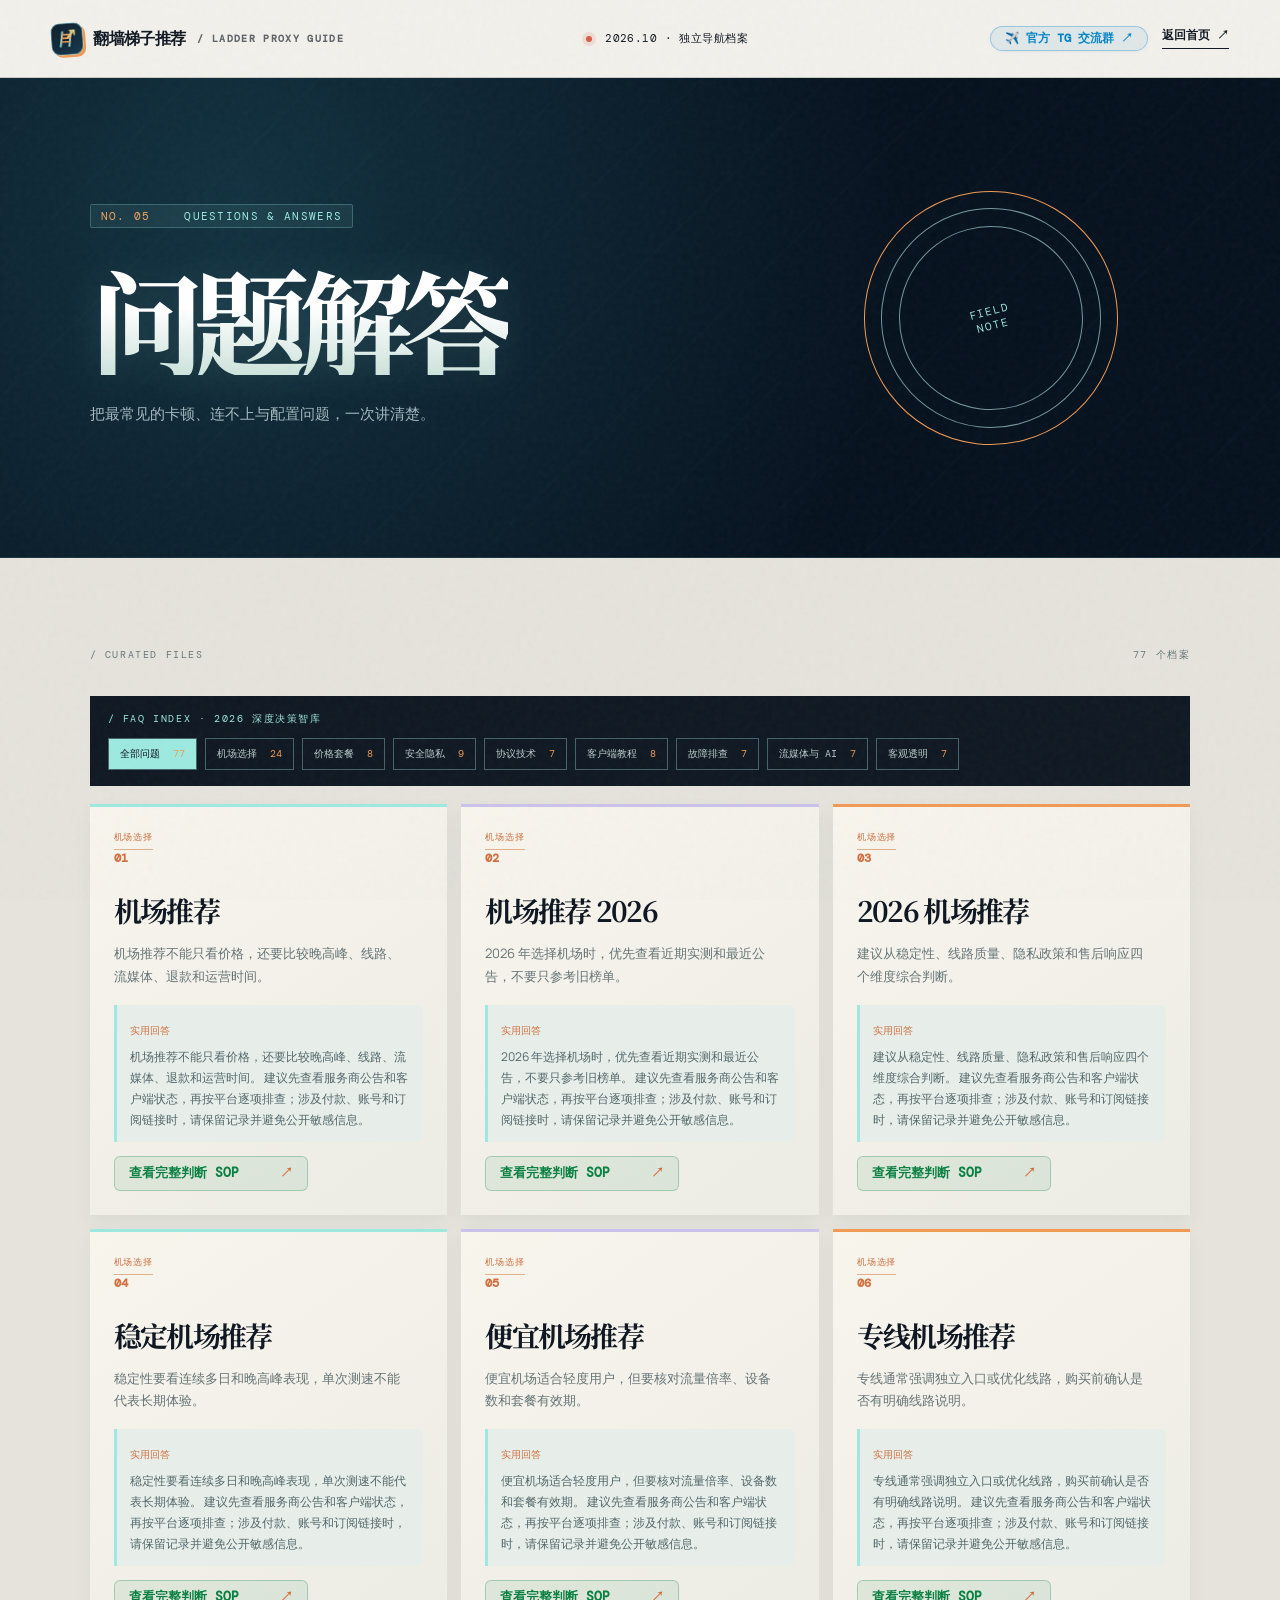
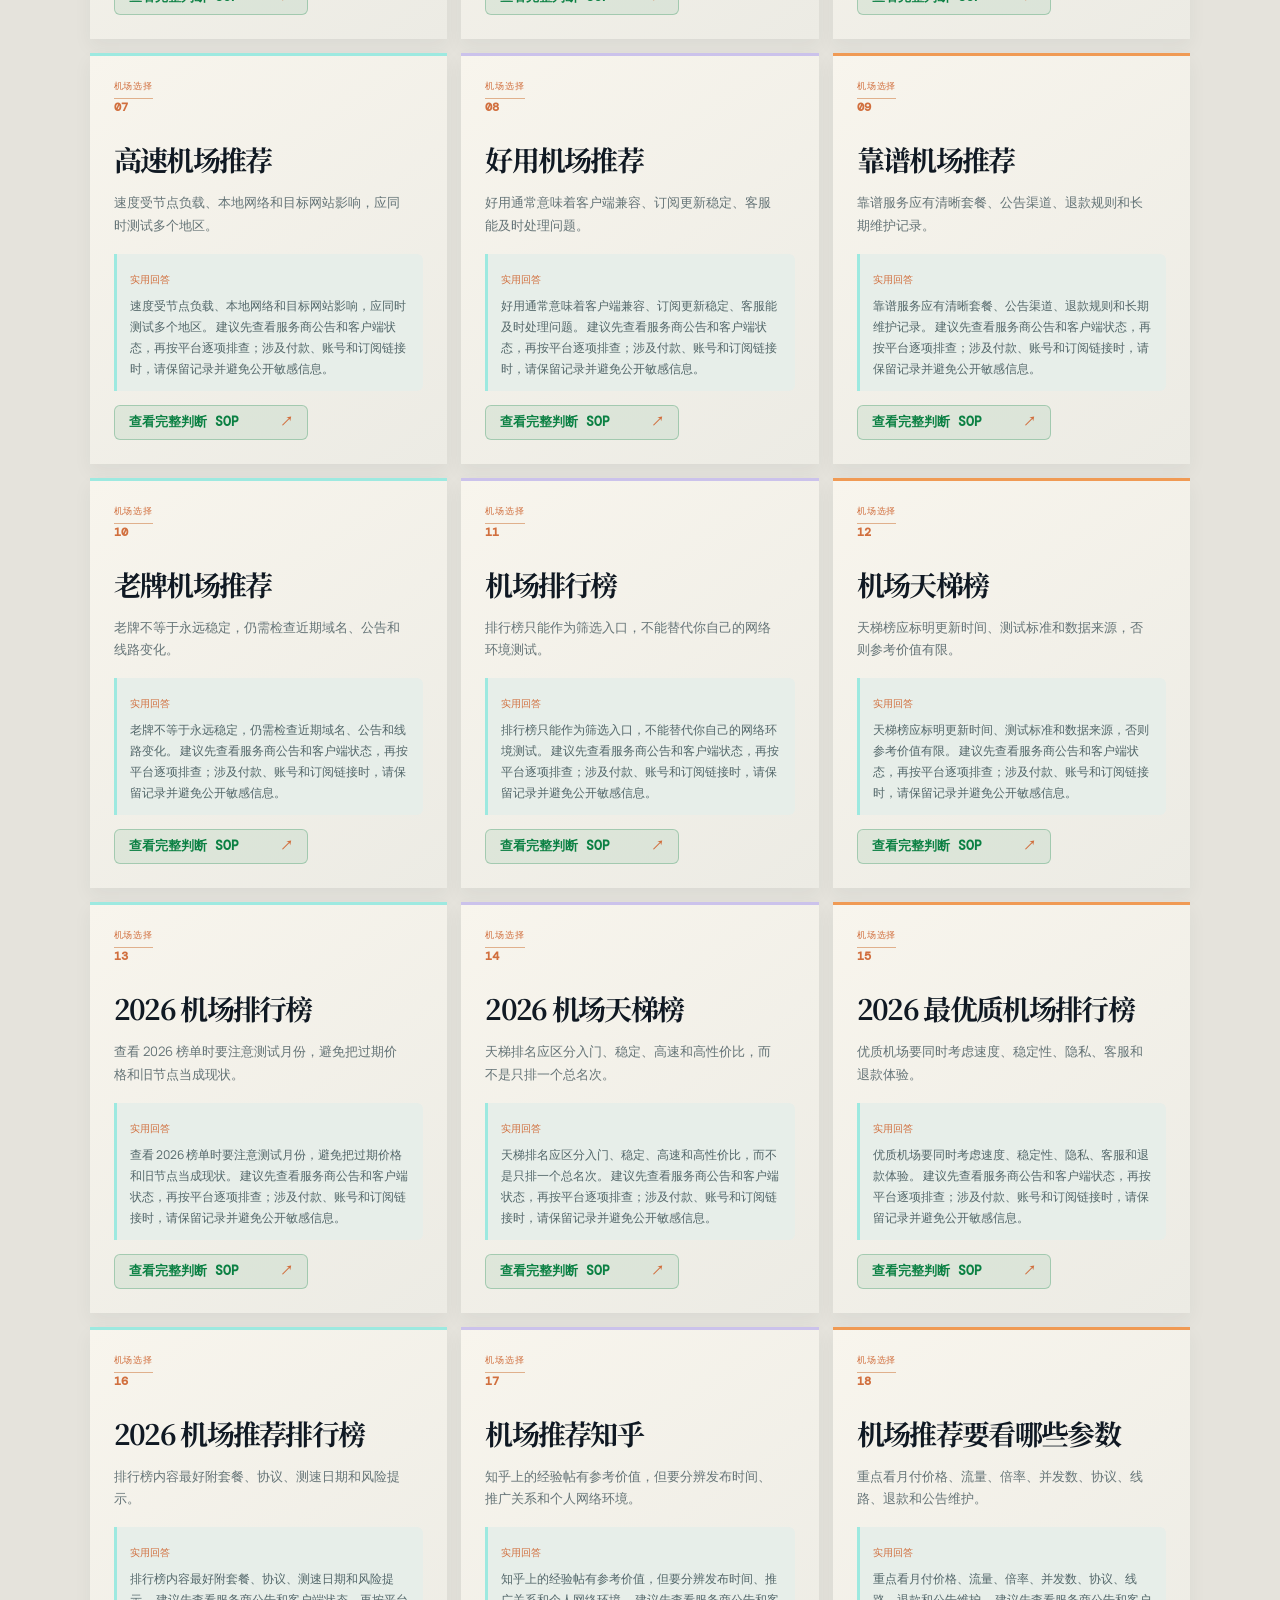
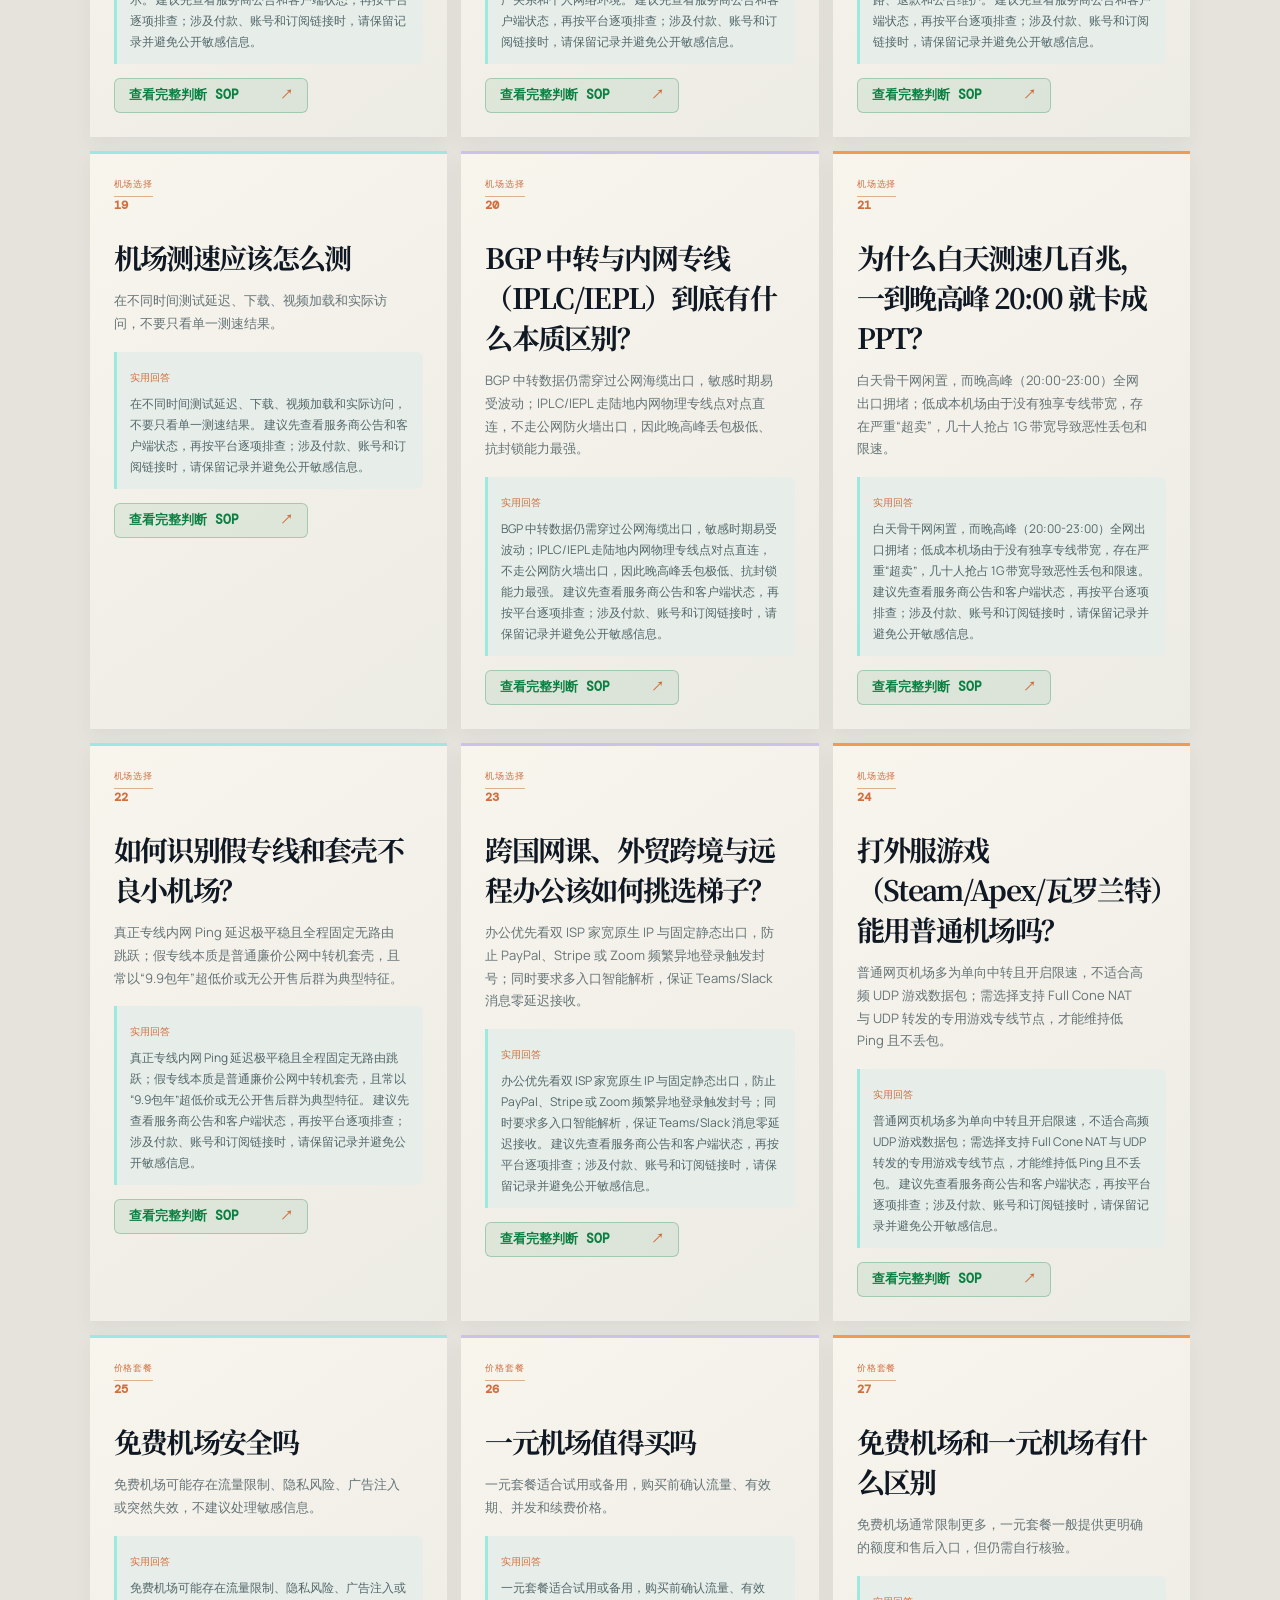
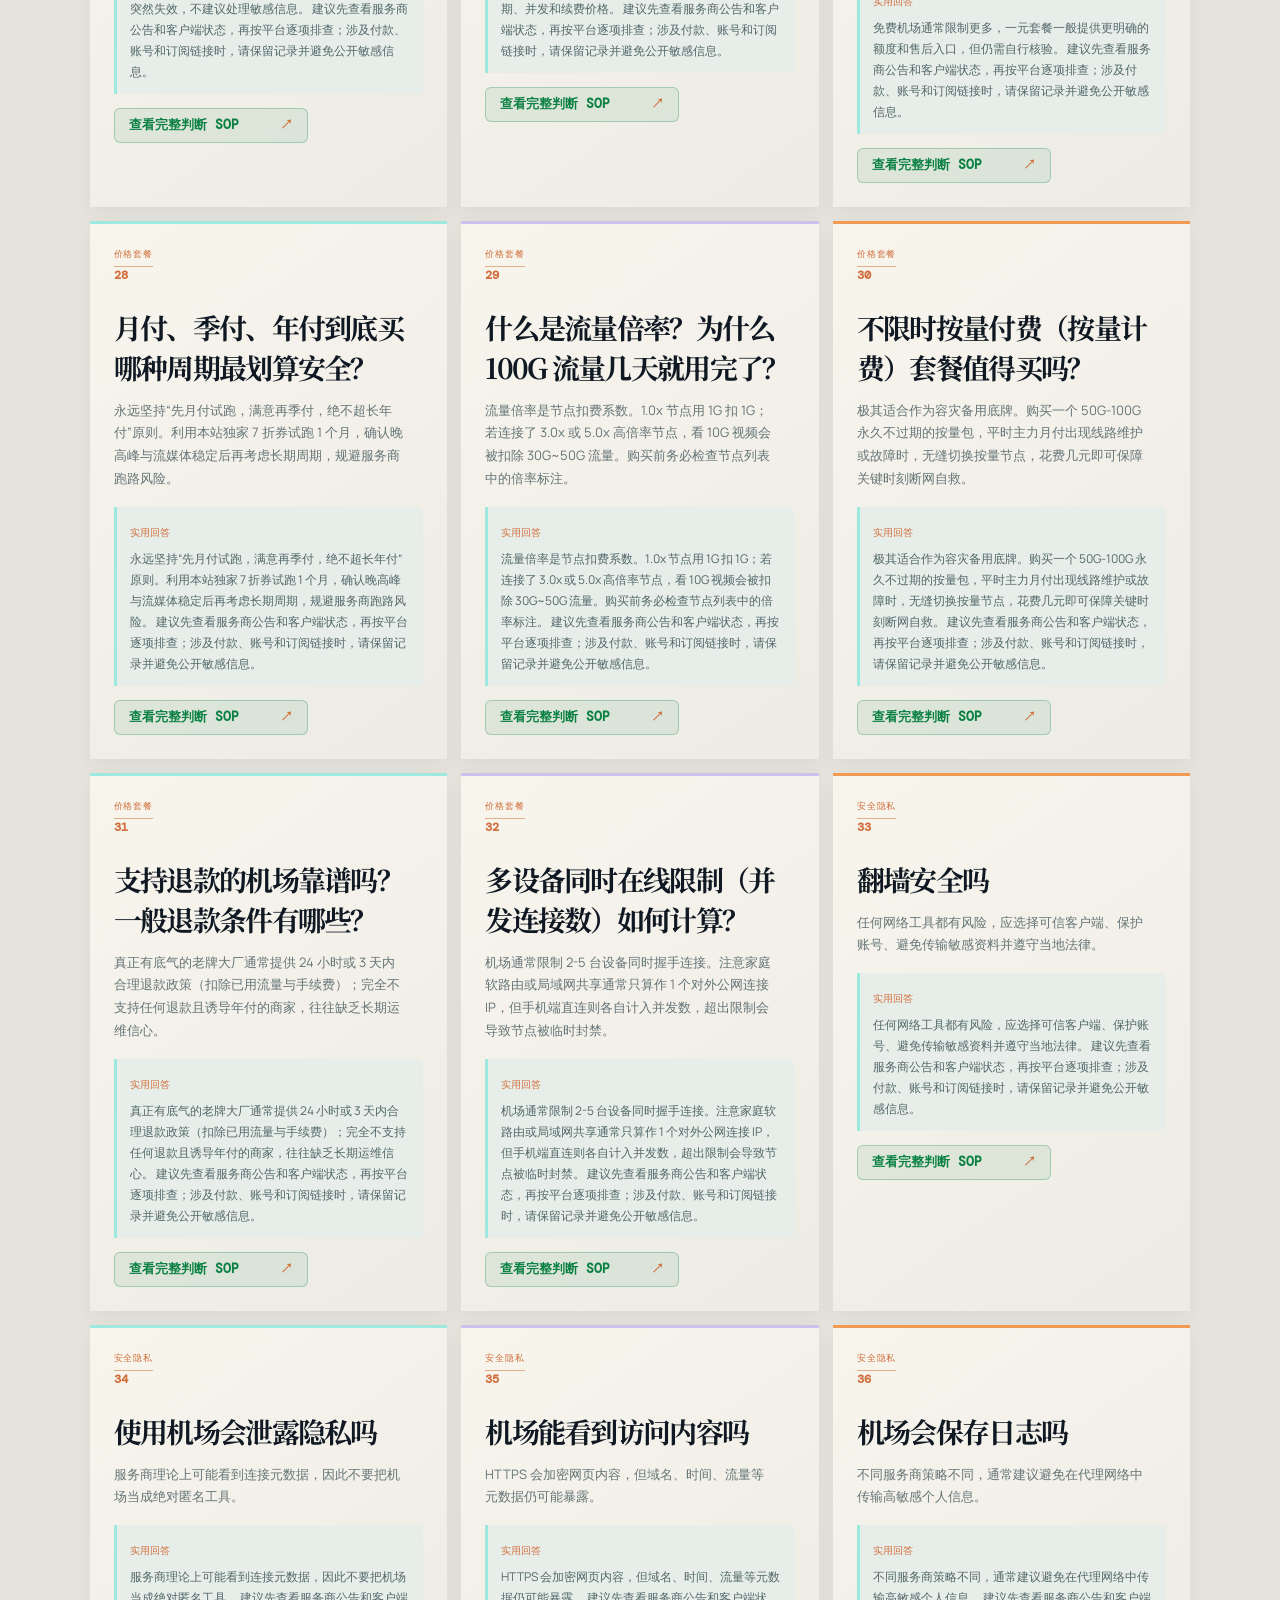
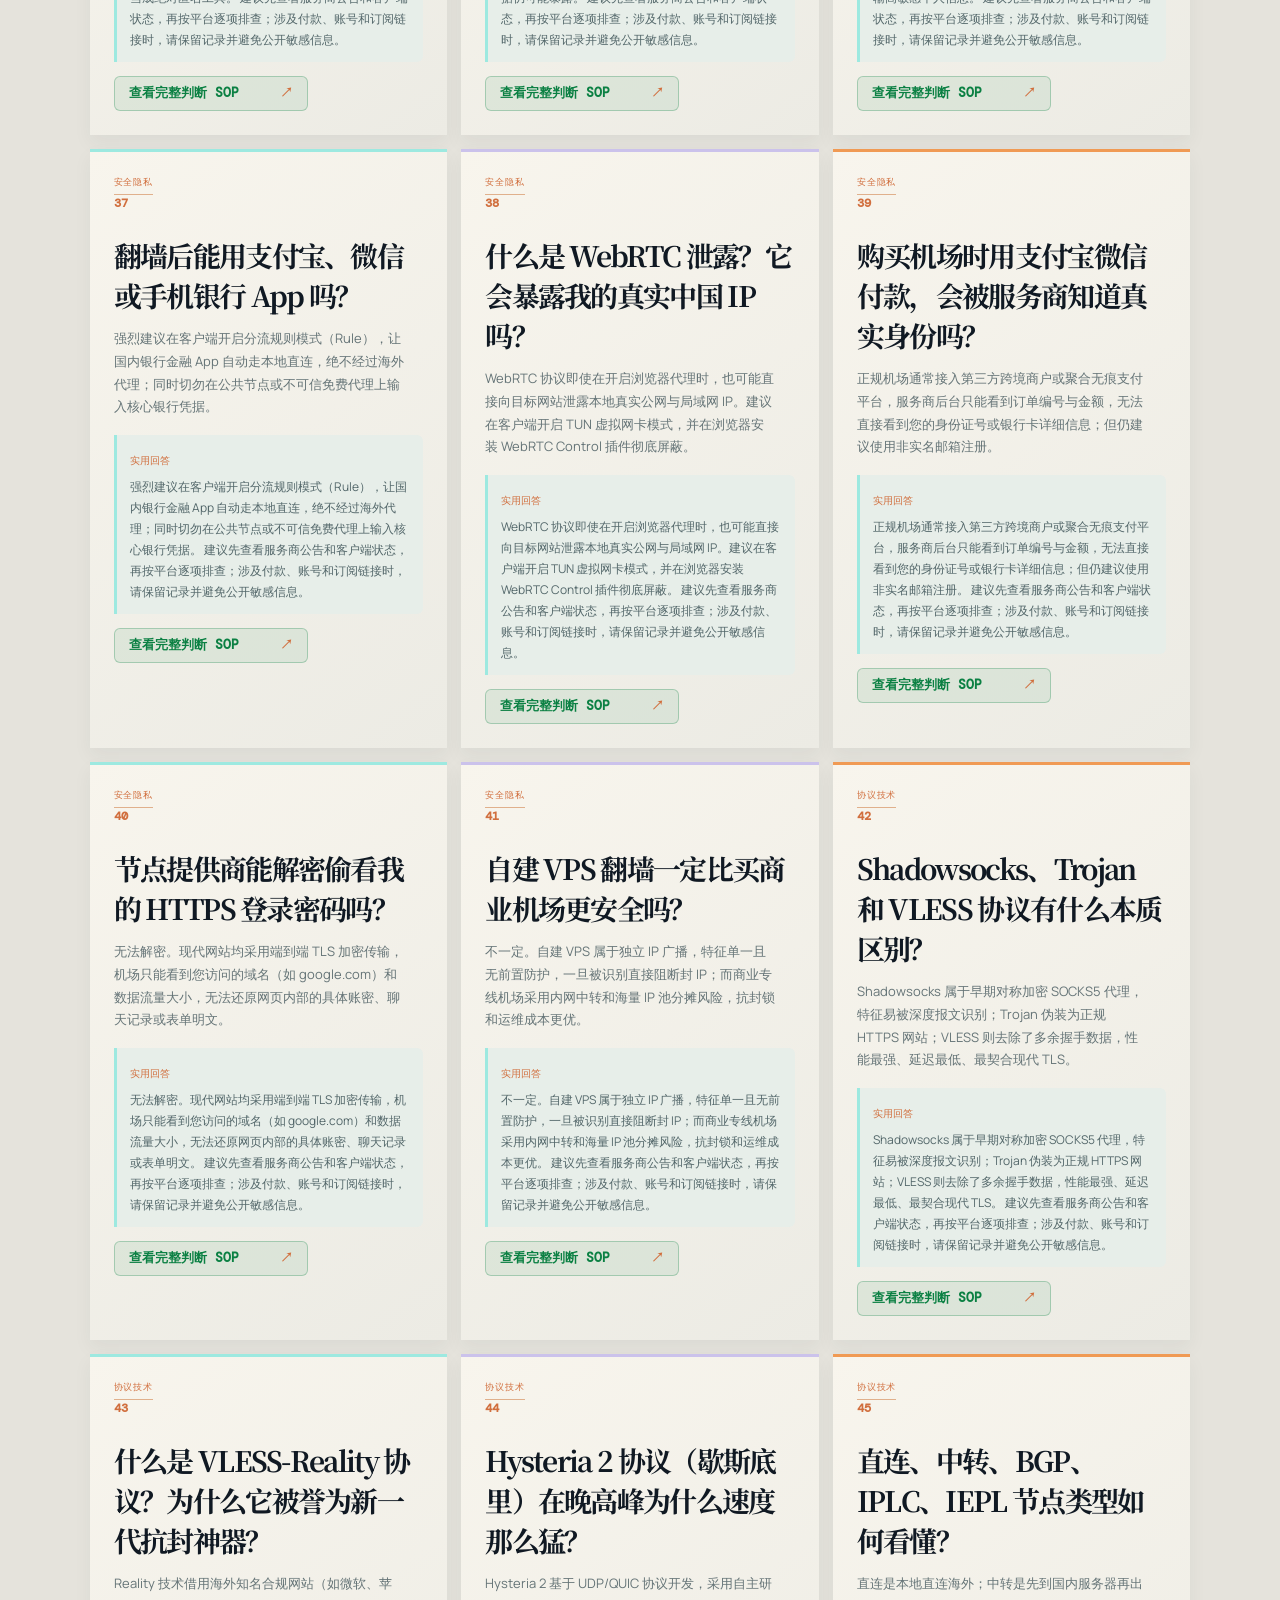
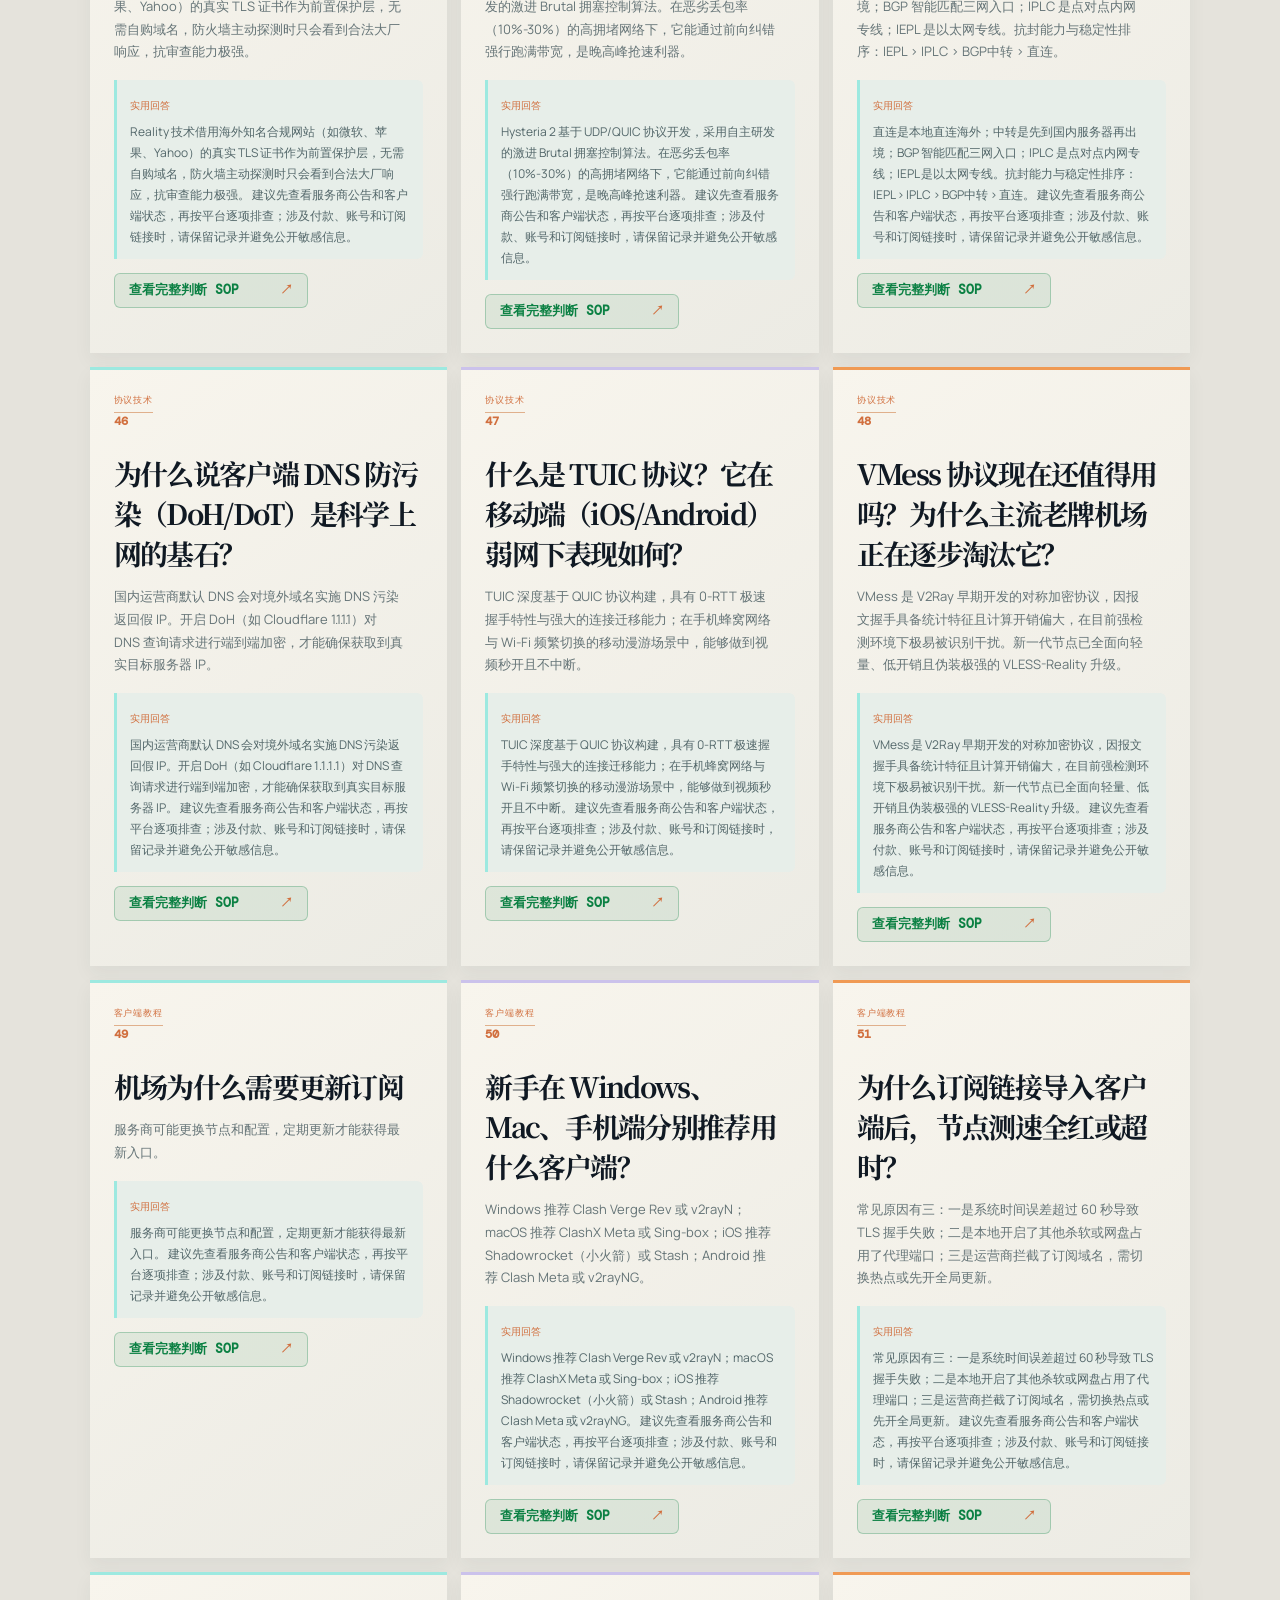
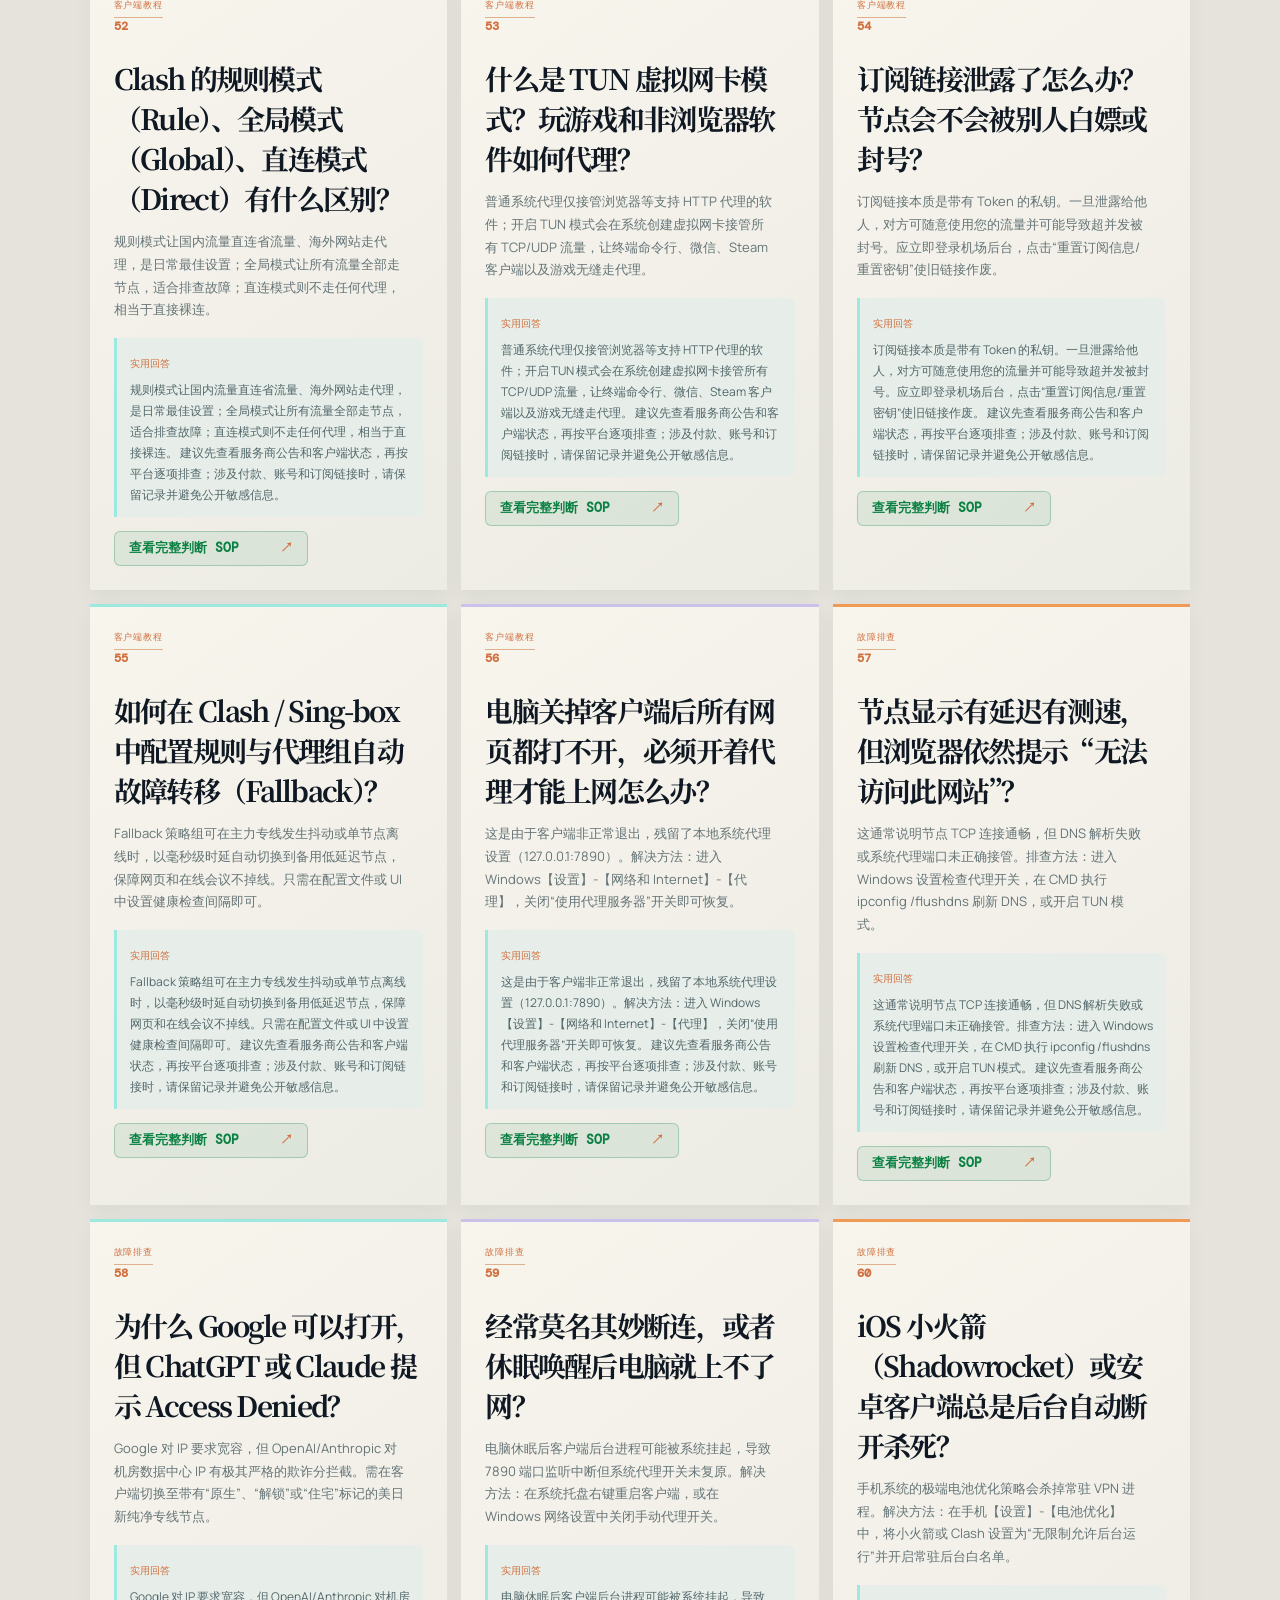
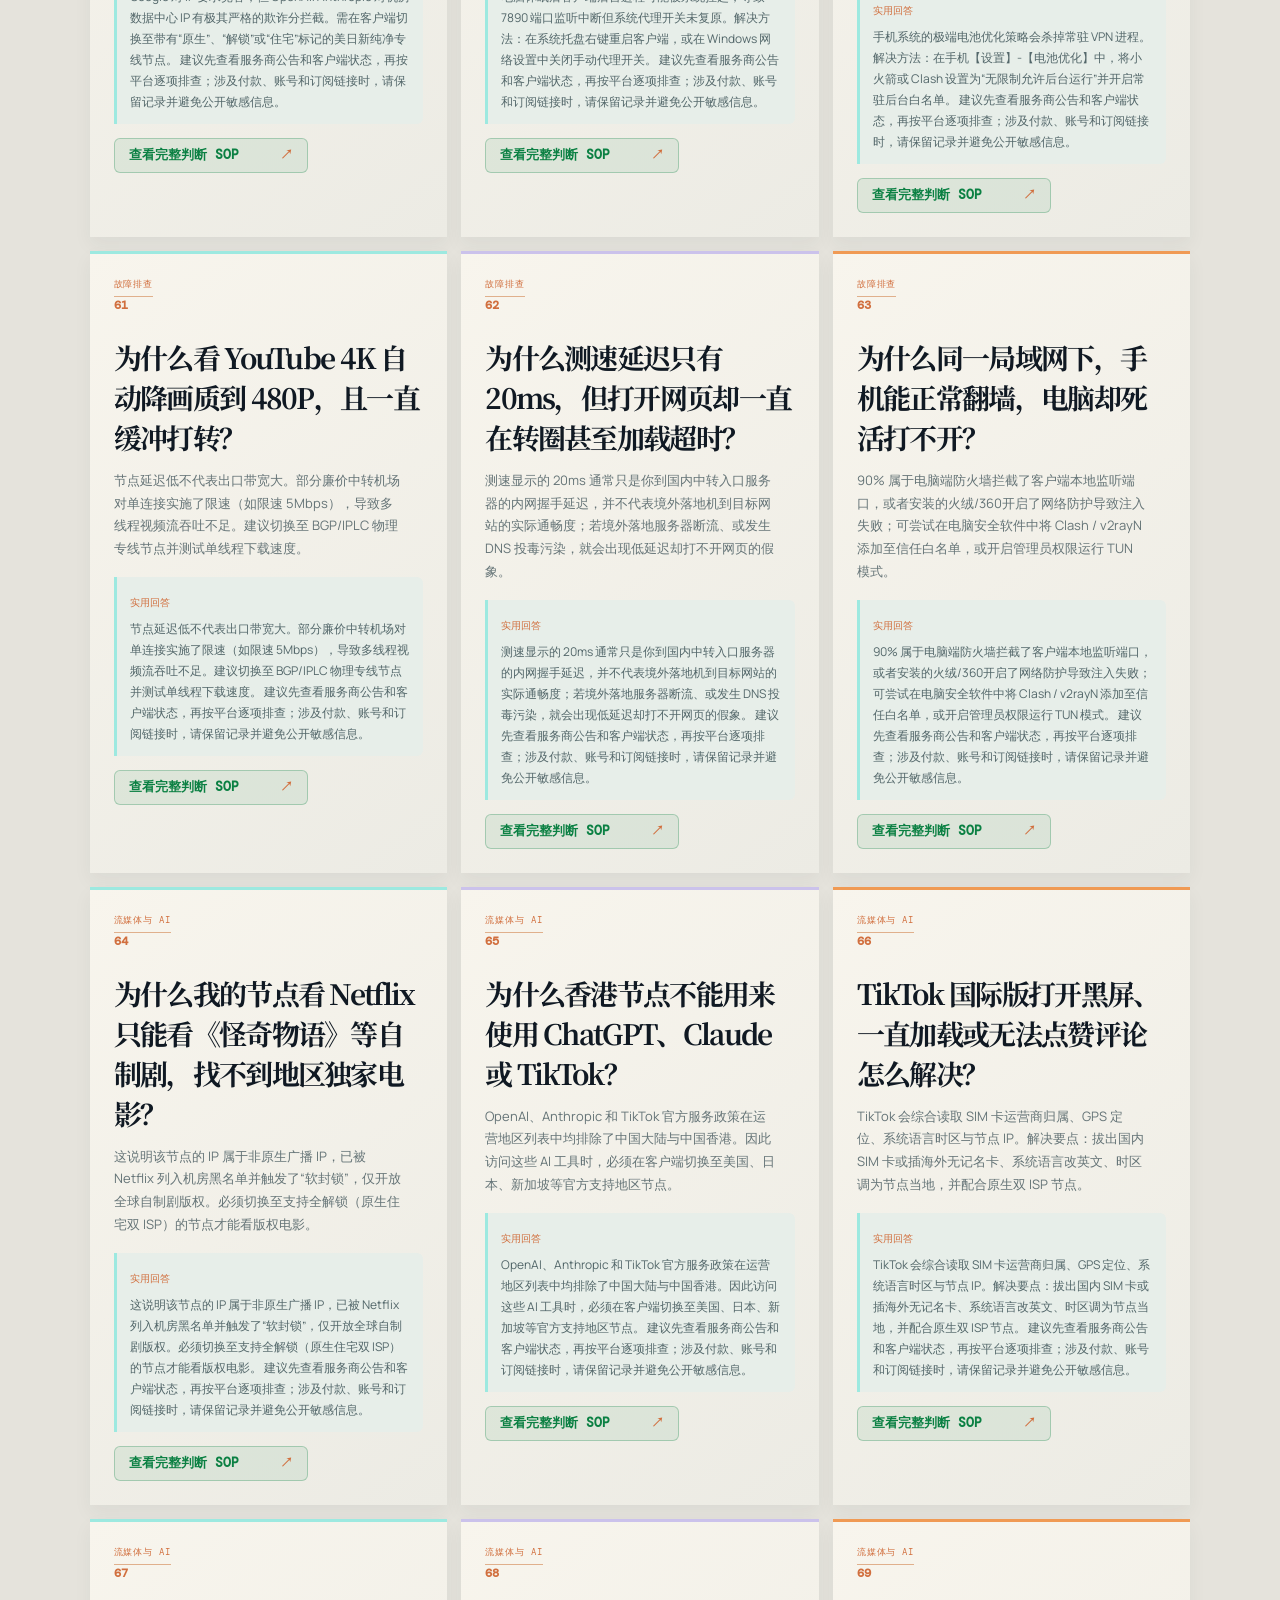
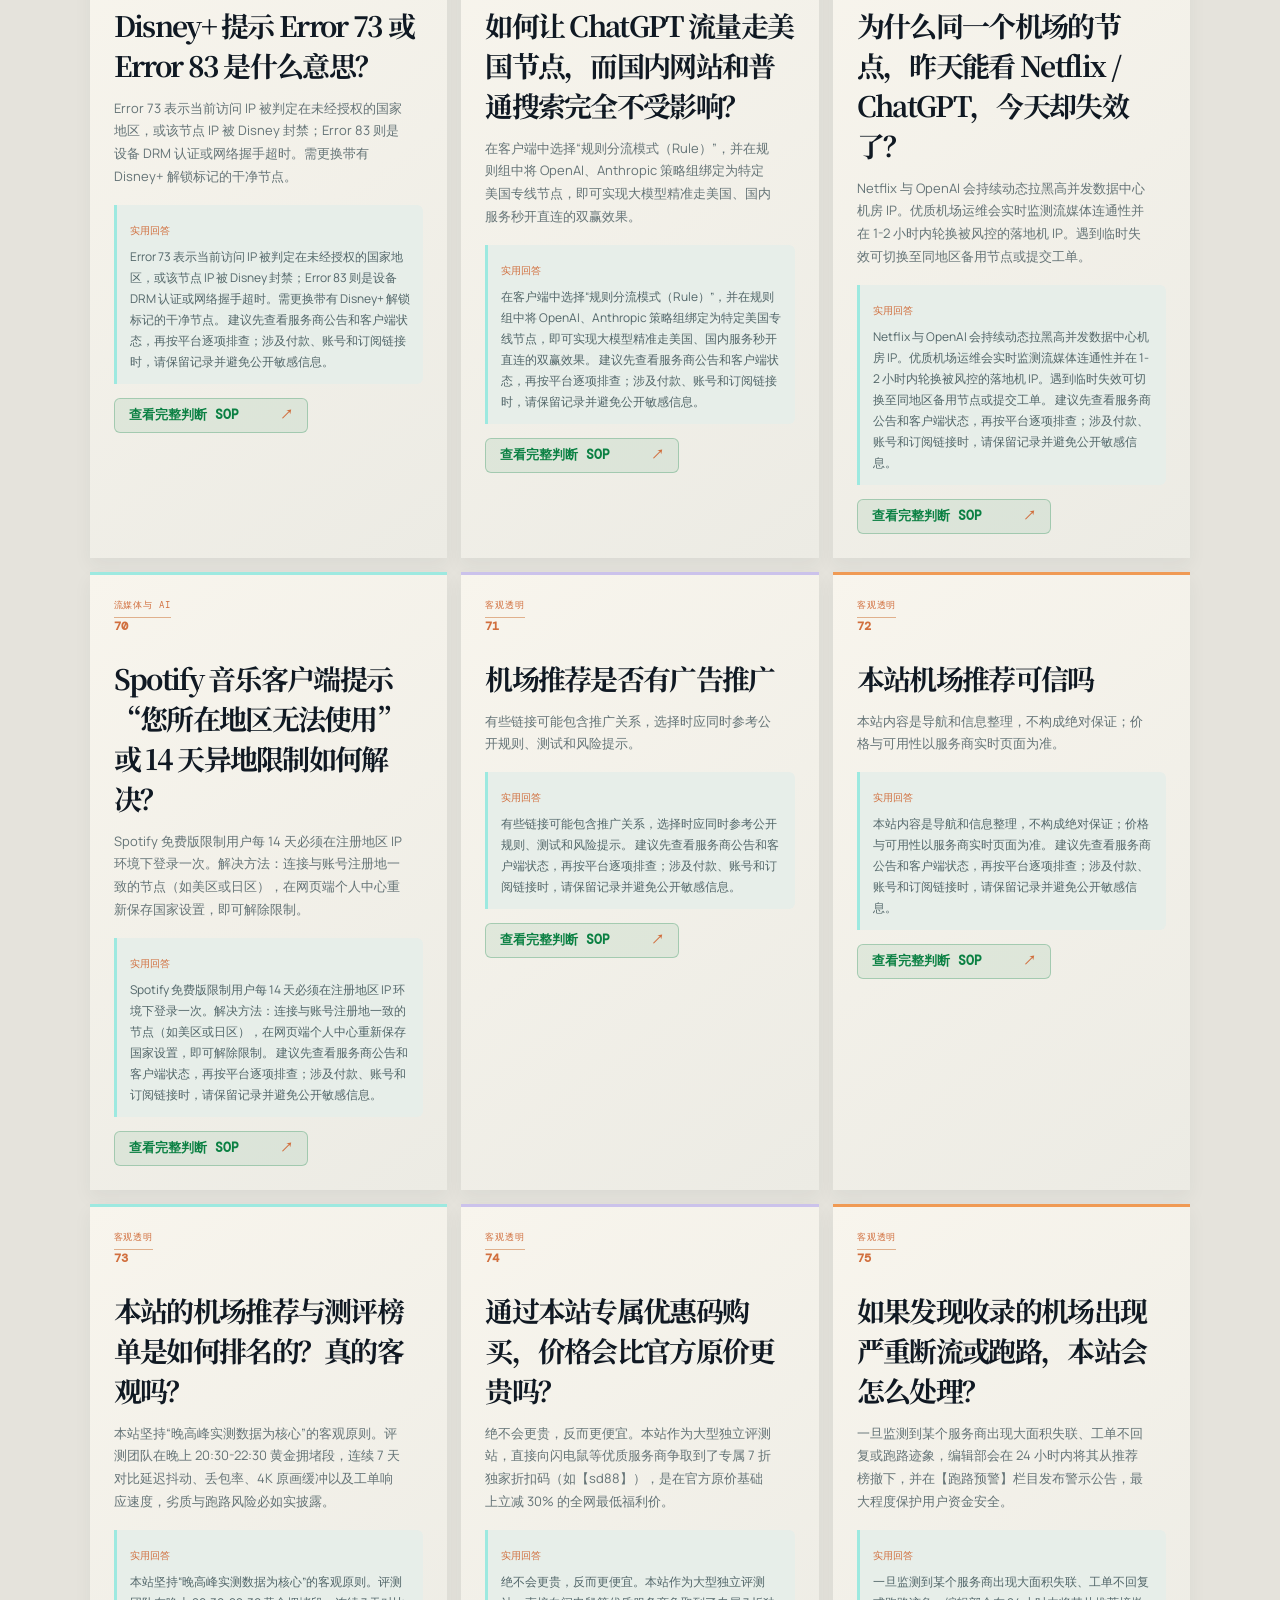
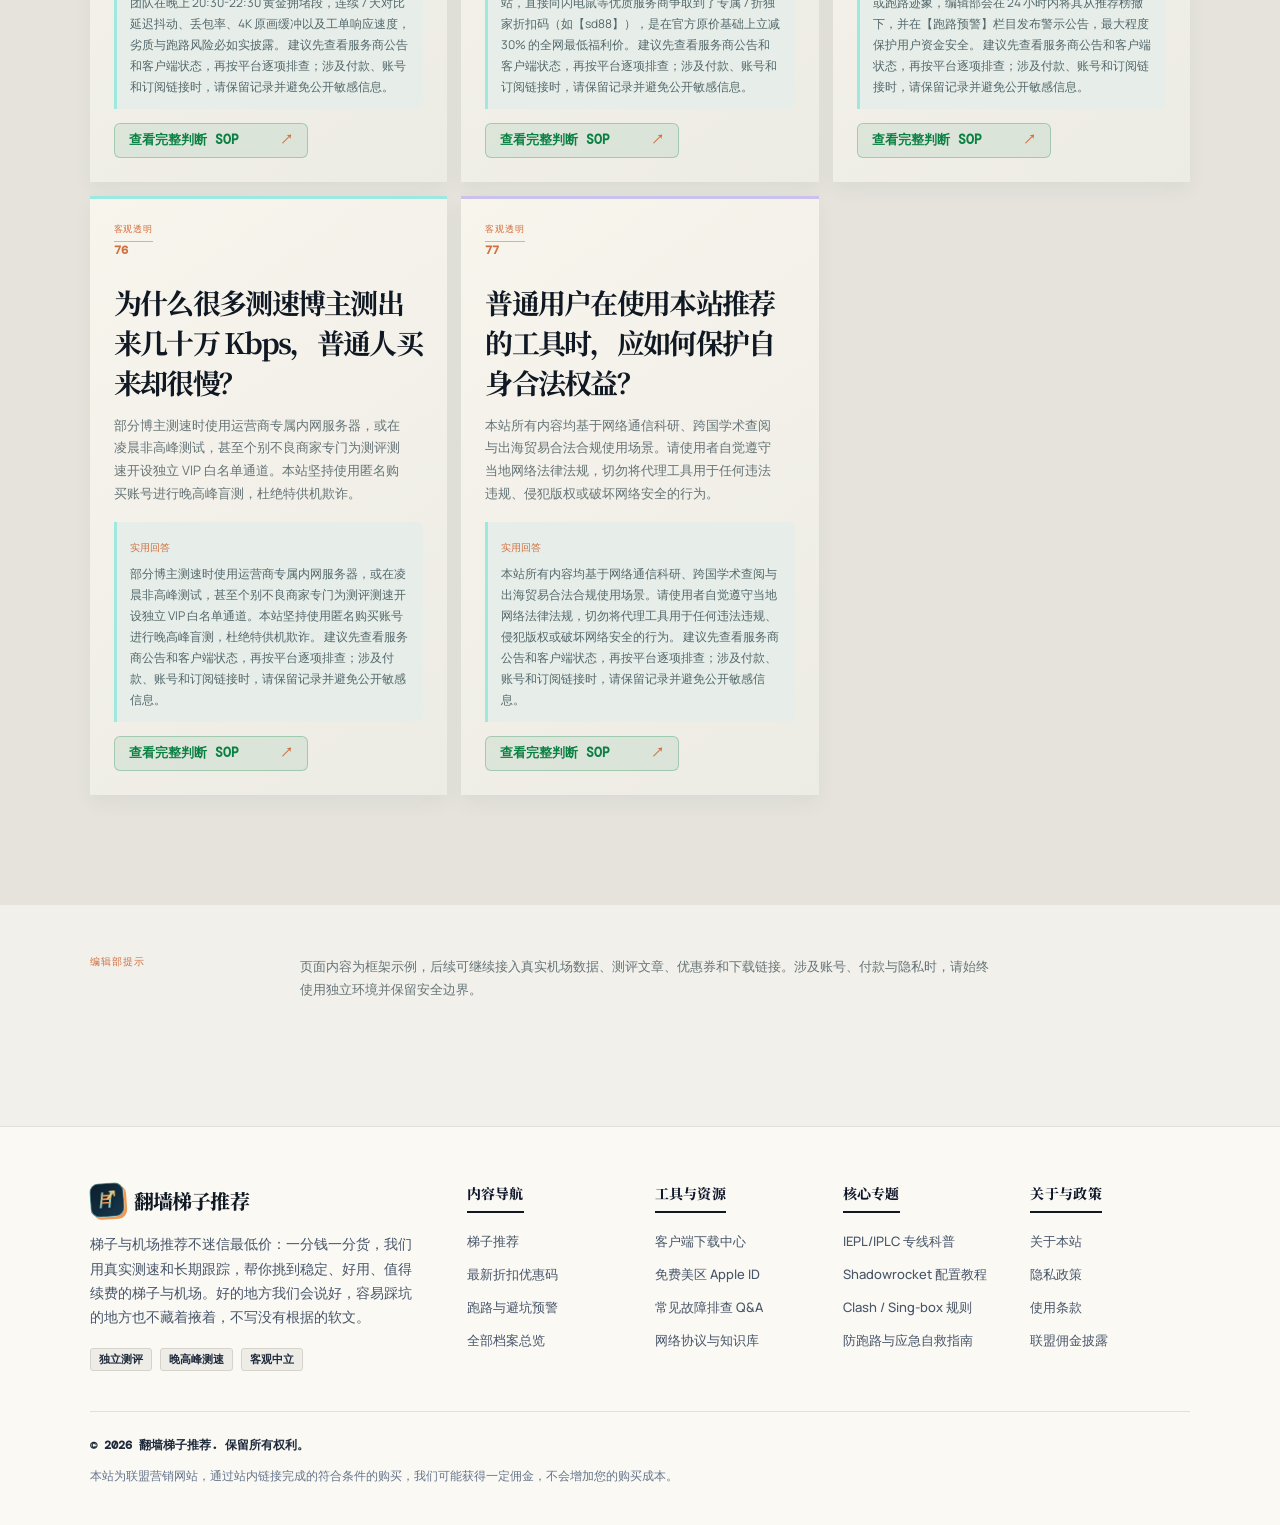
<file: faq.html>
<!doctype html><html lang="zh-CN"><head>
  <meta charset="UTF-8">
  <meta name="viewport" content="width=device-width,initial-scale=1">
  <title>常见故障排查 Q&A | 连不上/速度慢/规则配置解答 ｜ 翻墙梯子推荐</title>
  <meta name="description" content="把最常见的连不上、晚高峰卡顿、DNS污染与分流配置问题一次讲清楚。提供桌面与移动端梯子常见故障排查步骤与新手上手解答。">
  <meta name="robots" content="index, follow, max-image-preview:large, max-snippet:-1, max-video-preview:-1">
  <link rel="canonical" href="https://fqtizituijian.com/faq.html">
  <meta property="og:type" content="article">
  <meta property="og:site_name" content="翻墙梯子推荐">
  <meta property="og:url" content="https://fqtizituijian.com/faq.html">
  <meta property="og:title" content="常见故障排查 Q&A | 连不上/速度慢/规则配置解答">
  <meta property="og:description" content="把最常见的连不上、晚高峰卡顿、DNS污染与分流配置问题一次讲清楚。">
  <meta property="og:image" content="https://fqtizituijian.com/apple-touch-icon.png">
  <link rel="icon" type="image/x-icon" href="favicon.ico">
  <link rel="icon" type="image/png" sizes="32x32" href="favicon-32x32.png">
  <link rel="icon" type="image/png" sizes="16x16" href="favicon-16x16.png">
  <link rel="icon" type="image/svg+xml" href="favicon.svg">
  <link rel="apple-touch-icon" sizes="180x180" href="apple-touch-icon.png">
  <link rel="preconnect" href="https://fonts.googleapis.com">
  <link rel="preconnect" href="https://fonts.gstatic.com" crossorigin>
  <link href="https://fonts.googleapis.com/css2?family=DM+Mono:wght@400;500&family=Manrope:wght@400;500;600;700;800&family=Noto+Serif+SC:wght@500;600;700;900&display=swap" rel="stylesheet">
  <link rel="stylesheet" href="styles.css">
  <link rel="stylesheet" href="brand.css">
  <link rel="stylesheet" href="page.css">
  <link rel="stylesheet" href="airport-search.css">
  <link rel="stylesheet" href="clients-extra.css">
</head><body data-page="faq"><div class="noise"></div><header class="site-header"><a class="brand" href="index.html"><span class="brand-mark" aria-hidden="true"><svg class="brand-ladder-icon" viewBox="0 0 28 28" fill="none" xmlns="http://www.w3.org/2000/svg"><path d="M8.5 5L5.5 23" stroke="#9de9e0" stroke-width="2.2" stroke-linecap="round"/><path d="M19.5 5L16.5 23" stroke="#9de9e0" stroke-width="2.2" stroke-linecap="round"/><path d="M8 8.5H19" stroke="#f09a54" stroke-width="2.2" stroke-linecap="round"/><path d="M7.2 13H18.2" stroke="#f09a54" stroke-width="2.2" stroke-linecap="round"/><path d="M6.4 17.5H17.4" stroke="#f09a54" stroke-width="2.2" stroke-linecap="round"/><path d="M18 3.5H23.5V9" stroke="#f4d17b" stroke-width="2" stroke-linecap="round" stroke-linejoin="round"/><path d="M23.5 3.5L15 12" stroke="#f4d17b" stroke-width="2" stroke-linecap="round"/></svg></span><span>翻墙梯子推荐</span><small>/ LADDER PROXY GUIDE</small></a><div class="header-meta"><span class="live-dot"></span> 2026.10 · 独立导航档案</div><div class="site-header-actions"><a class="tg-header-badge" href="https://t.me/shandianjiaoliu" target="_blank" rel="noopener noreferrer">✈️ 官方 TG 交流群 ↗</a><a class="back-home" href="index.html">返回首页 ↗</a></div></header><main><section class="page-hero section-pad"><div class="page-hero-copy"><p class="eyebrow"><span>NO.<b data-bind="no"></b></span> <b data-bind="en"></b></p><h1 data-bind="title"></h1><p class="page-intro" data-bind="intro"></p></div><div class="page-hero-mark"><span>FIELD<br>NOTE</span><b data-bind="no"></b></div></section><section class="page-content section-pad"><div class="section-kicker">/ CURATED FILES <span data-bind="count"></span></div><div class="info-grid" data-bind="cards"></div></section><section class="page-note section-pad"><span>编辑部提示</span><p>页面内容为框架示例，后续可继续接入真实机场数据、测评文章、优惠券和下载链接。涉及账号、付款与隐私时，请始终使用独立环境并保留安全边界。</p></section></main><footer class="site-mega-footer section-pad"><div class="footer-top-grid"><div class="footer-brand-col"><div class="footer-brand"><span class="brand-mark" aria-hidden="true"><svg class="brand-ladder-icon" viewBox="0 0 28 28" fill="none" xmlns="http://www.w3.org/2000/svg"><path d="M8.5 5L5.5 23" stroke="#9de9e0" stroke-width="2.2" stroke-linecap="round"/><path d="M19.5 5L16.5 23" stroke="#9de9e0" stroke-width="2.2" stroke-linecap="round"/><path d="M8 8.5H19" stroke="#f09a54" stroke-width="2.2" stroke-linecap="round"/><path d="M7.2 13H18.2" stroke="#f09a54" stroke-width="2.2" stroke-linecap="round"/><path d="M6.4 17.5H17.4" stroke="#f09a54" stroke-width="2.2" stroke-linecap="round"/><path d="M18 3.5H23.5V9" stroke="#f4d17b" stroke-width="2" stroke-linecap="round" stroke-linejoin="round"/><path d="M23.5 3.5L15 12" stroke="#f4d17b" stroke-width="2" stroke-linecap="round"/></svg></span><span class="brand-text">翻墙梯子推荐</span></div><p class="footer-mission">梯子与机场推荐不迷信最低价：一分钱一分货，我们用真实测速和长期跟踪，帮你挑到稳定、好用、值得续费的梯子与机场。好的地方我们会说好，容易踩坑的地方也不藏着掖着，不写没有根据的软文。</p><div class="footer-tags"><span class="ftag">独立测评</span><span class="ftag">晚高峰测速</span><span class="ftag">客观中立</span></div></div><div class="footer-nav-cols"><div class="footer-nav-group"><h4>内容导航</h4><ul><li><a href="airport-recommend.html">梯子推荐</a></li><li><a href="airport-coupons.html">最新折扣优惠码</a></li><li><a href="risk-alerts.html">跑路与避坑预警</a></li><li><a href="nav.html">全部档案总览</a></li></ul></div><div class="footer-nav-group"><h4>工具与资源</h4><ul><li><a href="clients.html">客户端下载中心</a></li><li><a href="apple-account.html">免费美区 Apple ID</a></li><li><a href="faq.html">常见故障排查 Q&A</a></li><li><a href="knowledge.html">网络协议与知识库</a></li></ul></div><div class="footer-nav-group"><h4>核心专题</h4><ul><li><a href="knowledge.html">IEPL/IPLC 专线科普</a></li><li><a href="knowledge.html">Shadowrocket 配置教程</a></li><li><a href="knowledge.html">Clash / Sing-box 规则</a></li><li><a href="risk-alerts.html">防跑路与应急自救指南</a></li></ul></div><div class="footer-nav-group"><h4>关于与政策</h4><ul><li><a href="javascript:void(0)" class="js-open-policy" data-policy="about">关于本站</a></li><li><a href="javascript:void(0)" class="js-open-policy" data-policy="privacy">隐私政策</a></li><li><a href="javascript:void(0)" class="js-open-policy" data-policy="terms">使用条款</a></li><li><a href="javascript:void(0)" class="js-open-policy" data-policy="disclaimer">联盟佣金披露</a></li></ul></div></div></div><div class="footer-bottom-bar"><div class="footer-copy">© 2026 翻墙梯子推荐. 保留所有权利。</div><div class="footer-disclaimer">本站为联盟营销网站，通过站内链接完成的符合条件的购买，我们可能获得一定佣金，不会增加您的购买成本。</div></div></footer><script>const s=new URLSearchParams(location.search).get('section');if(s)document.body.dataset.page=s;</script><script src="page.js"></script><script src="mega-footer.js"></script></body></html>
</file>
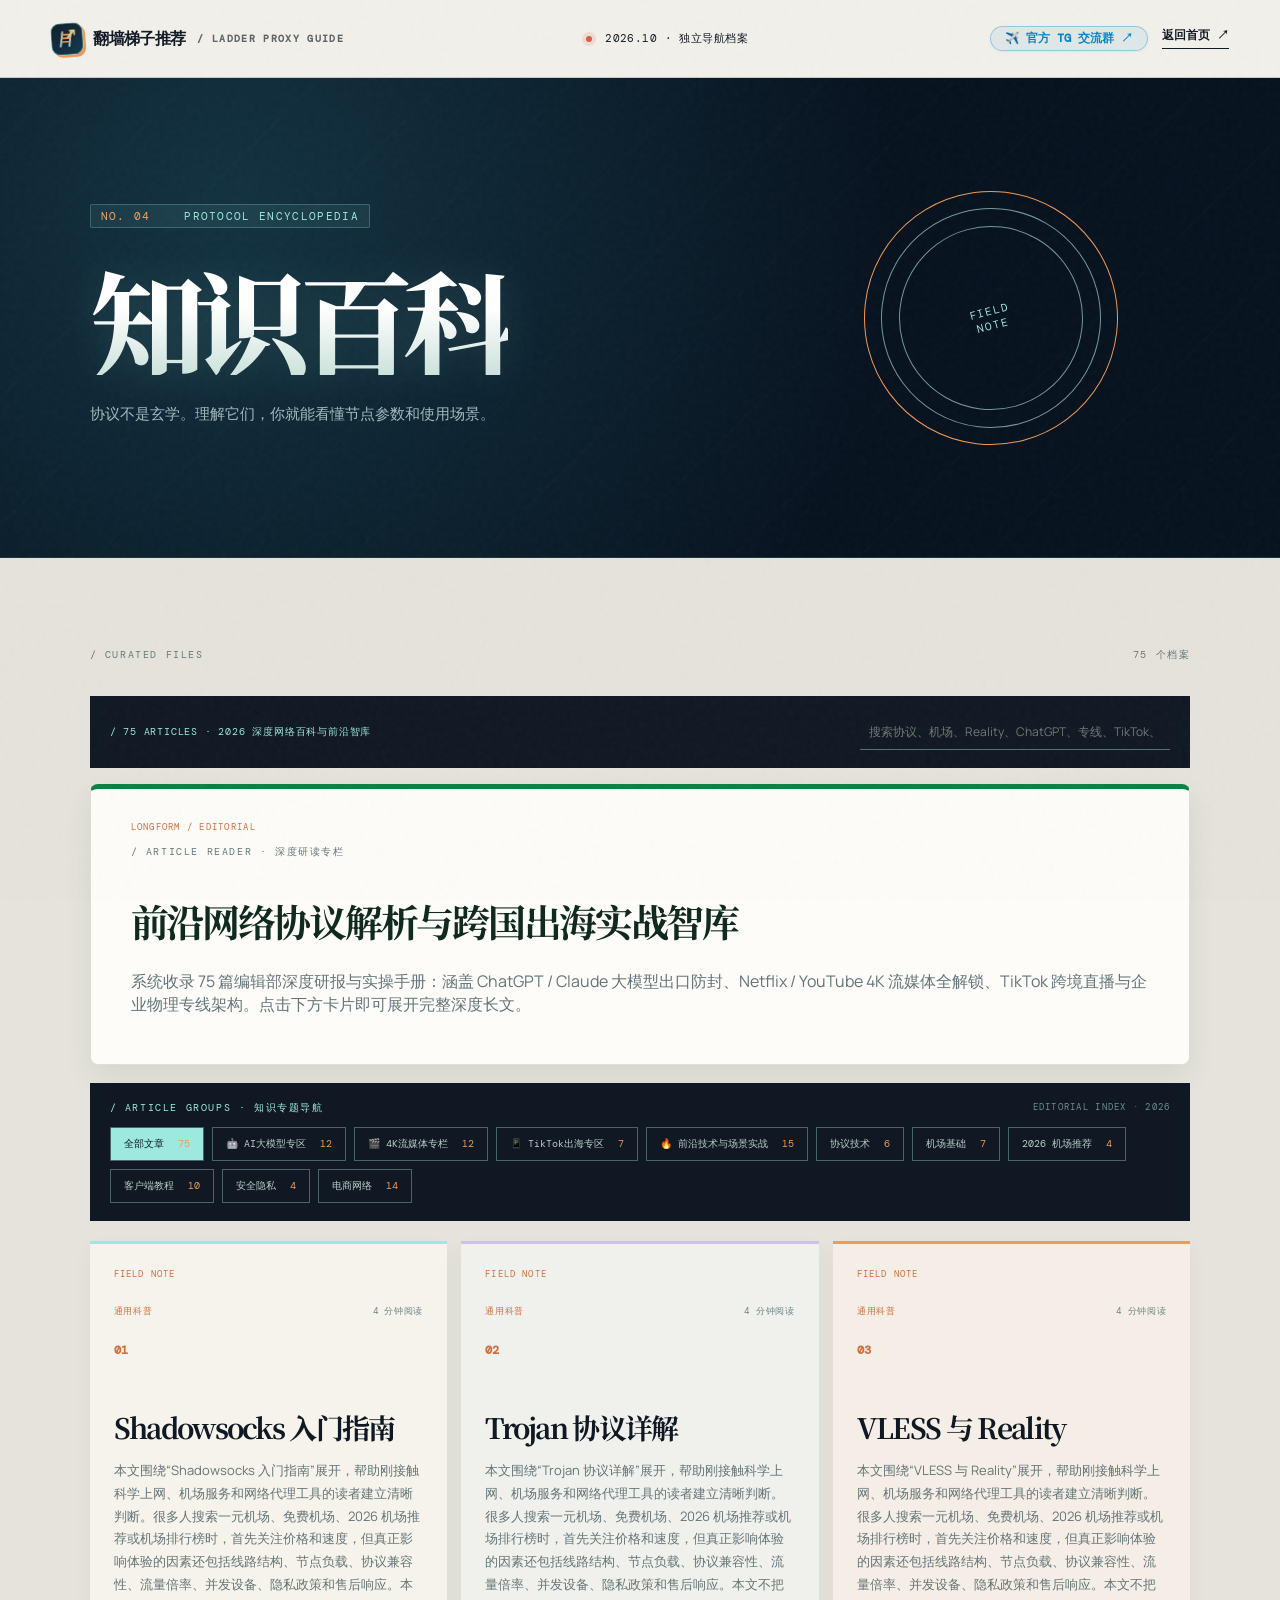
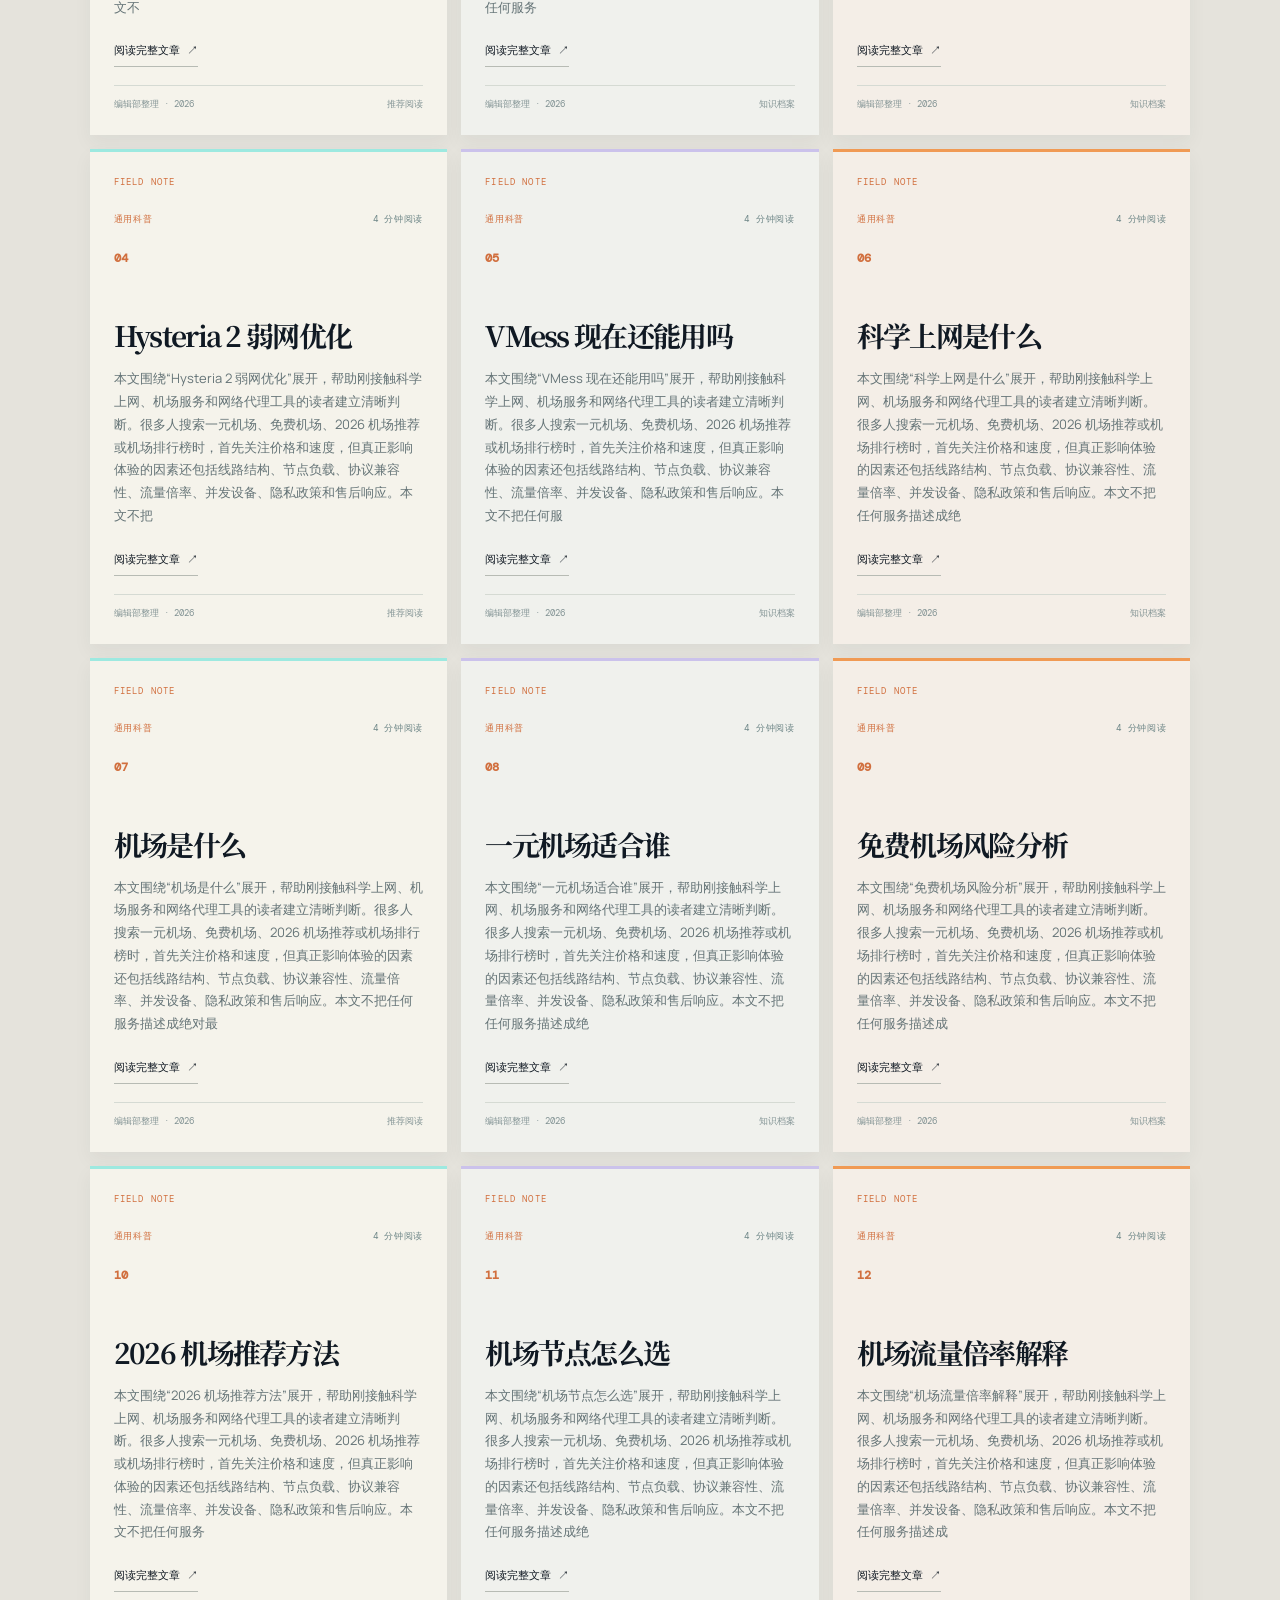
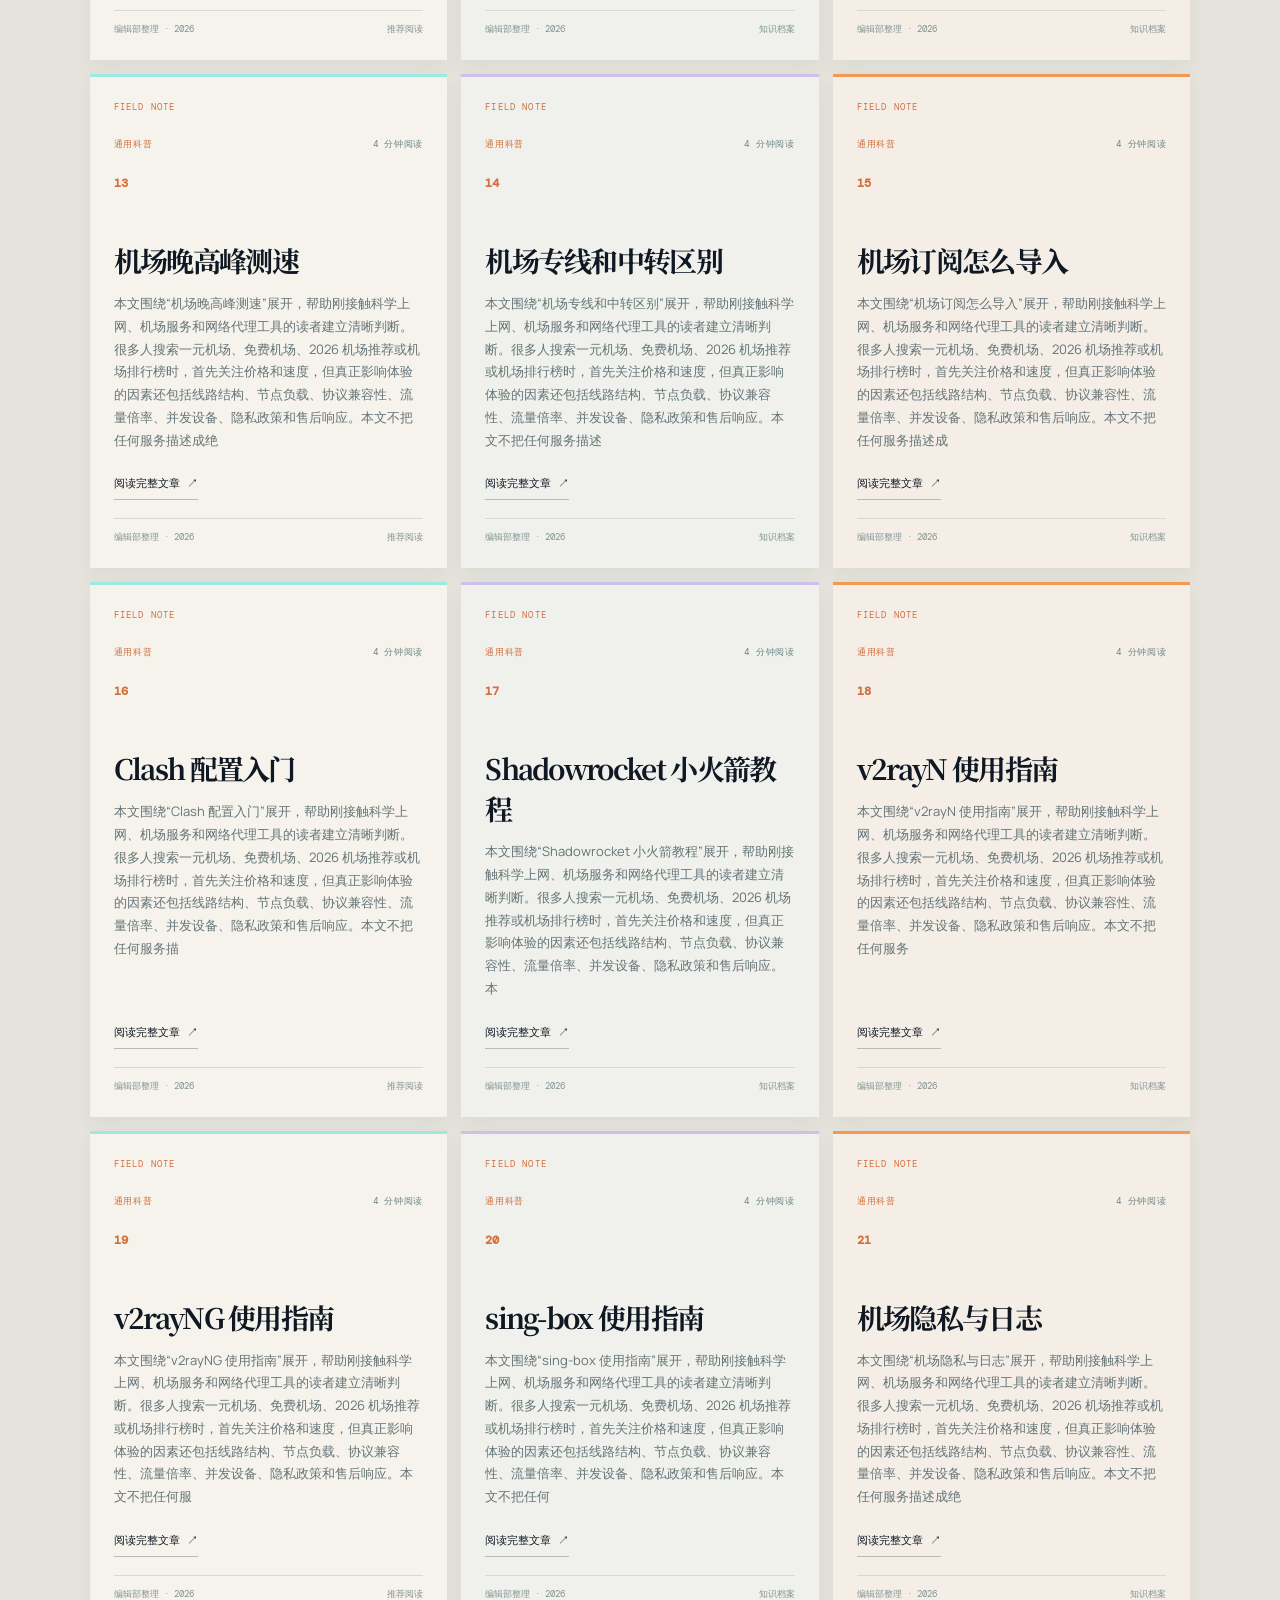
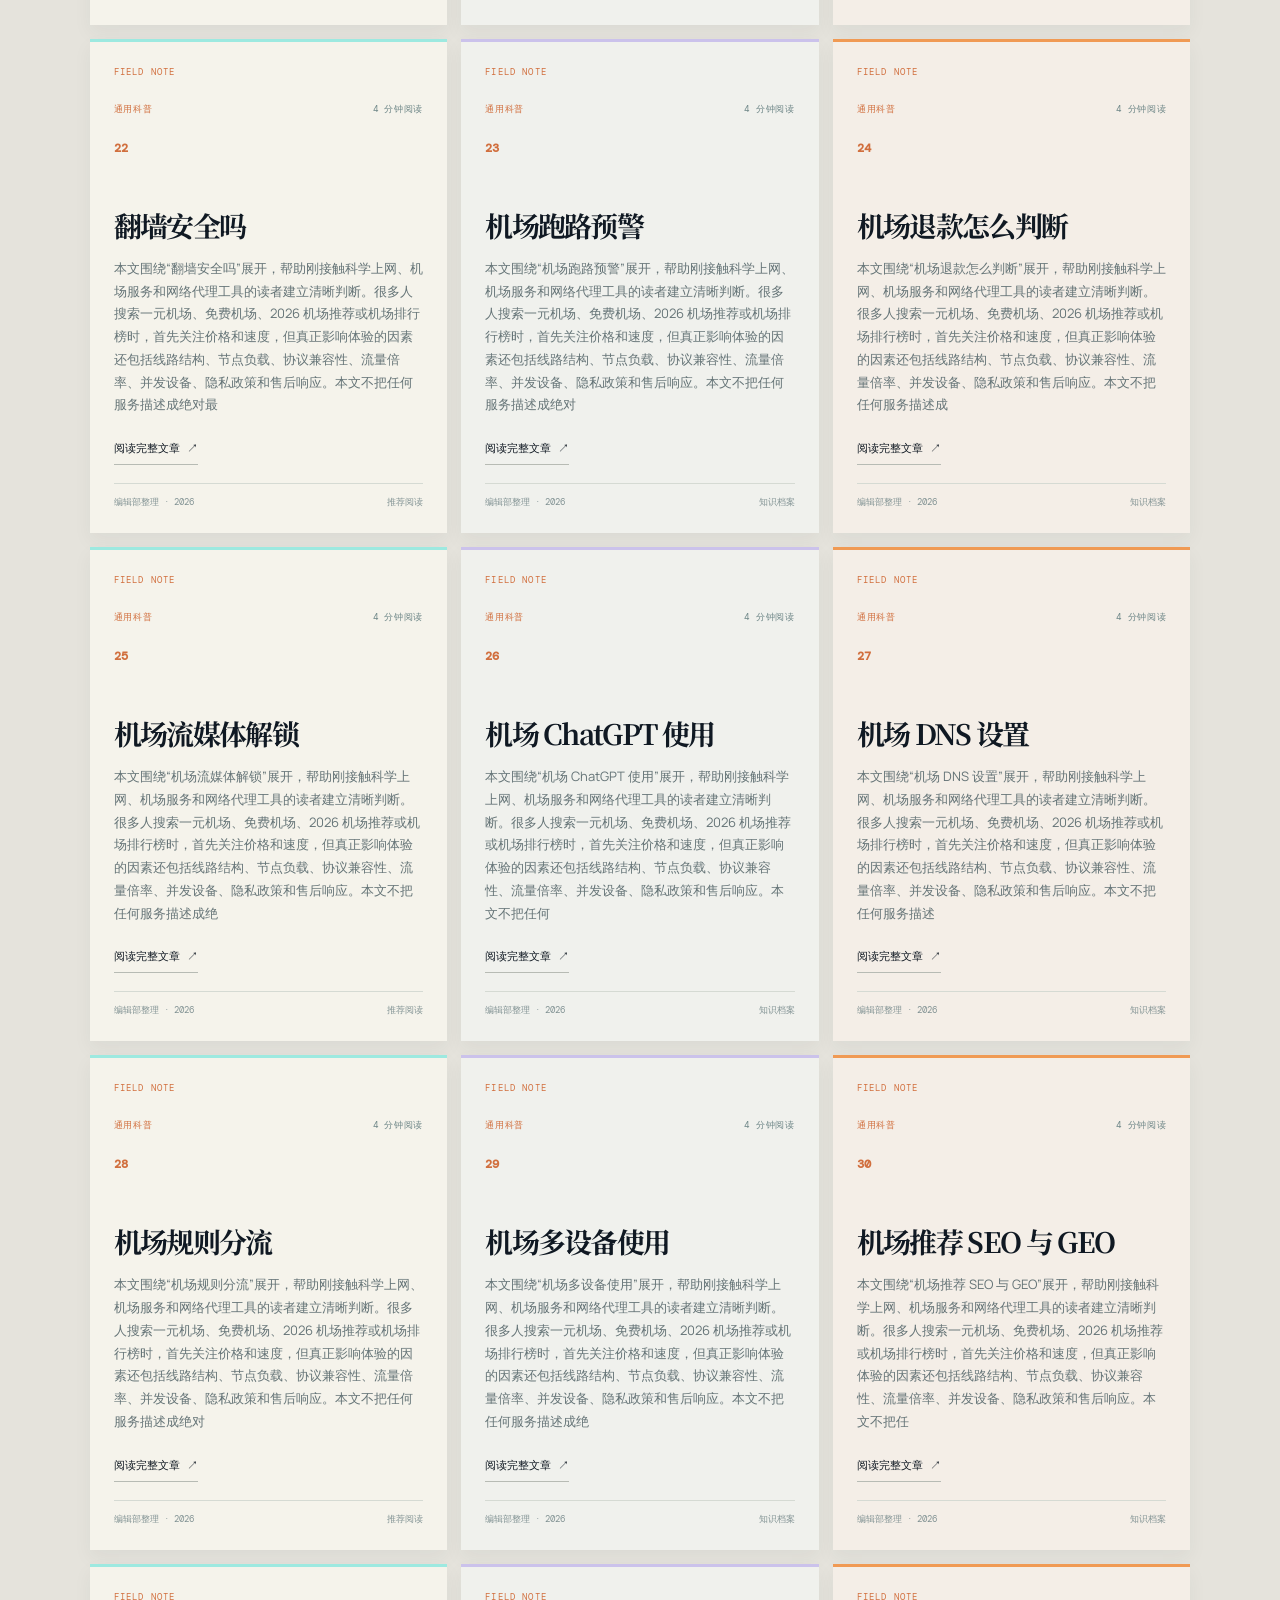
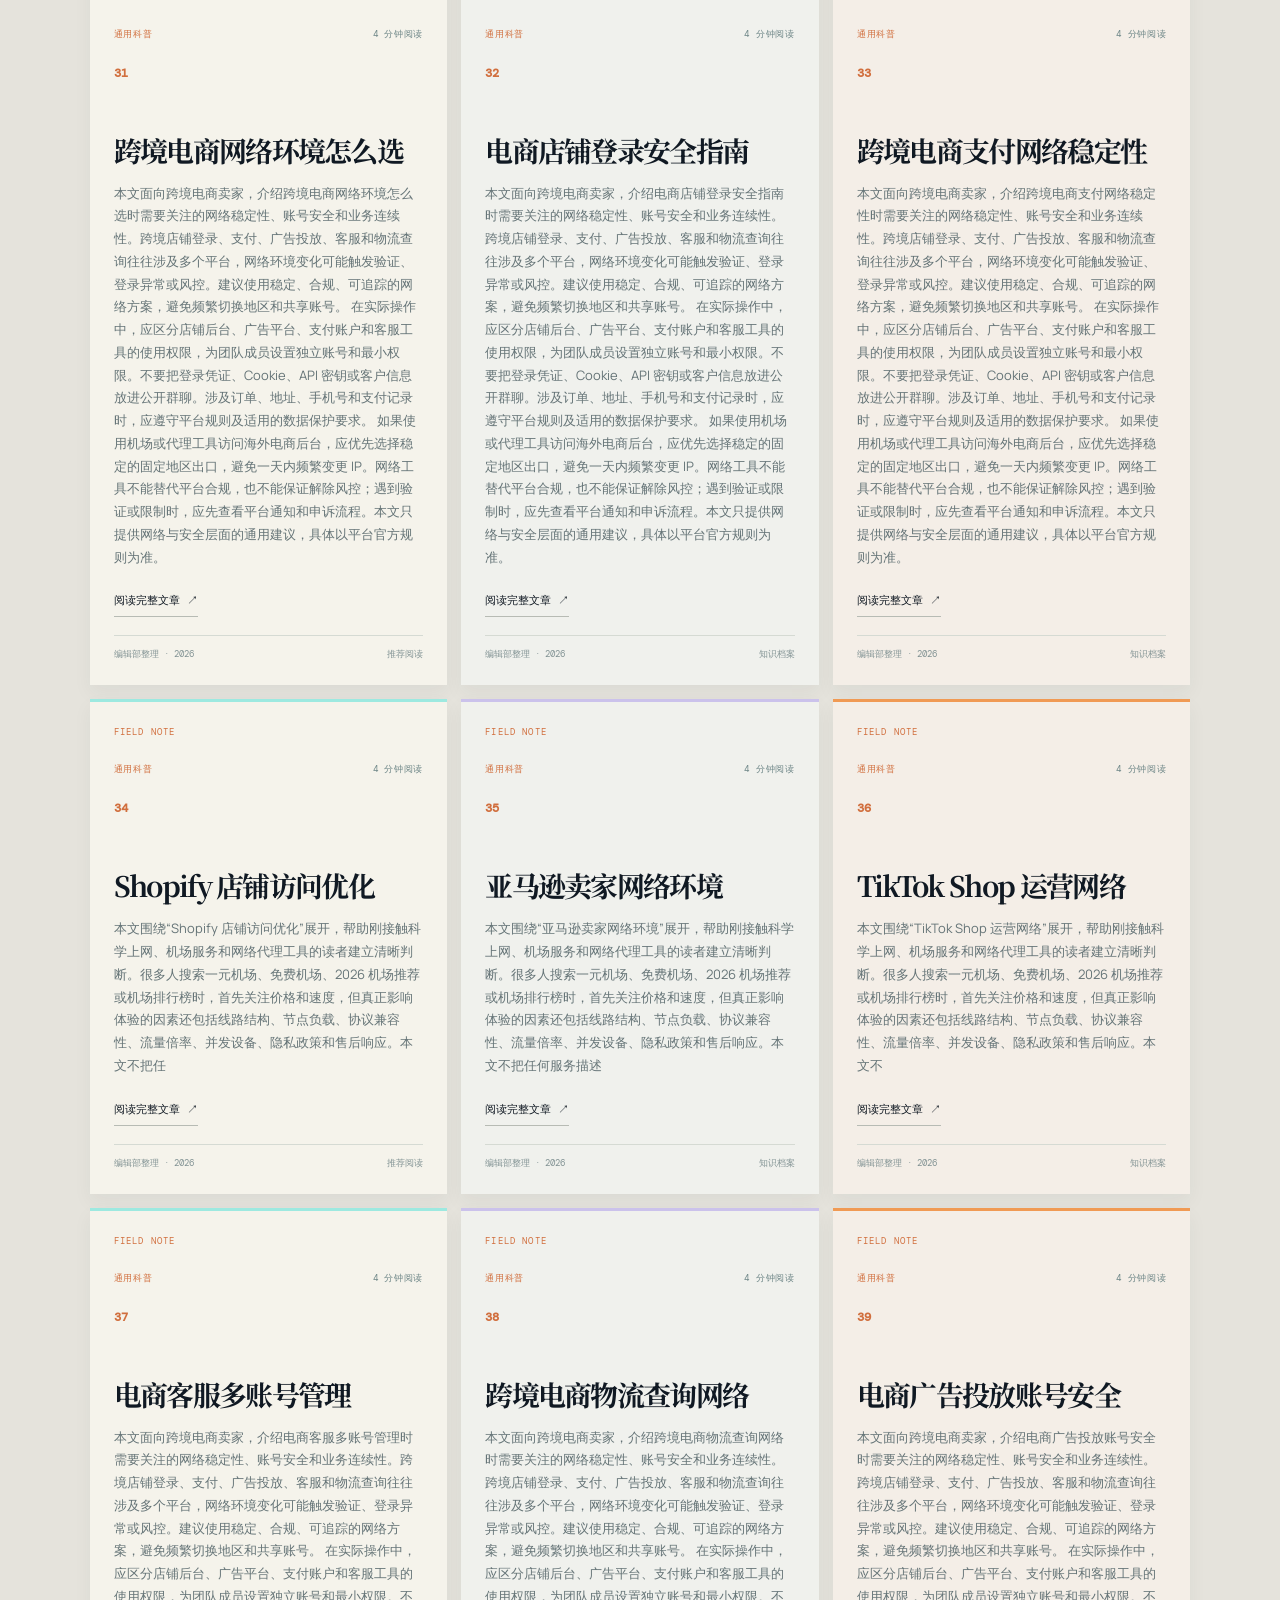
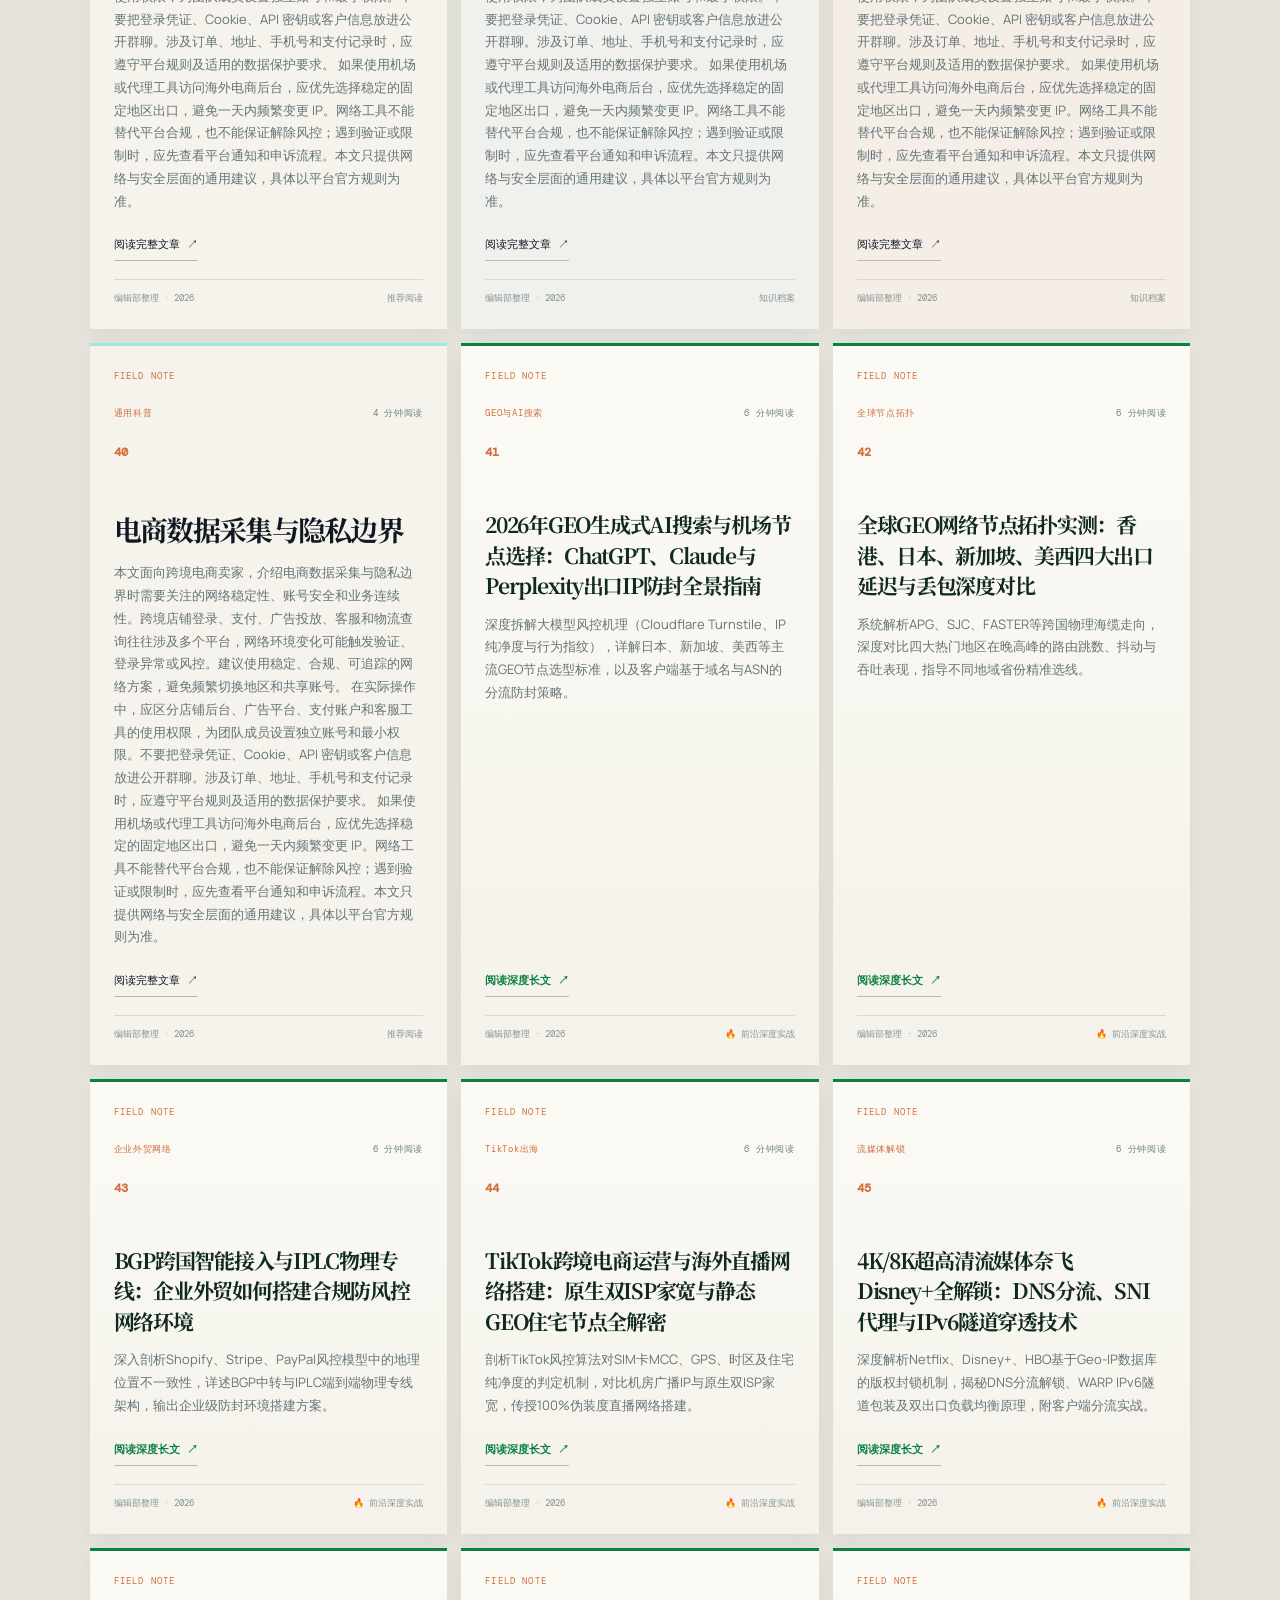
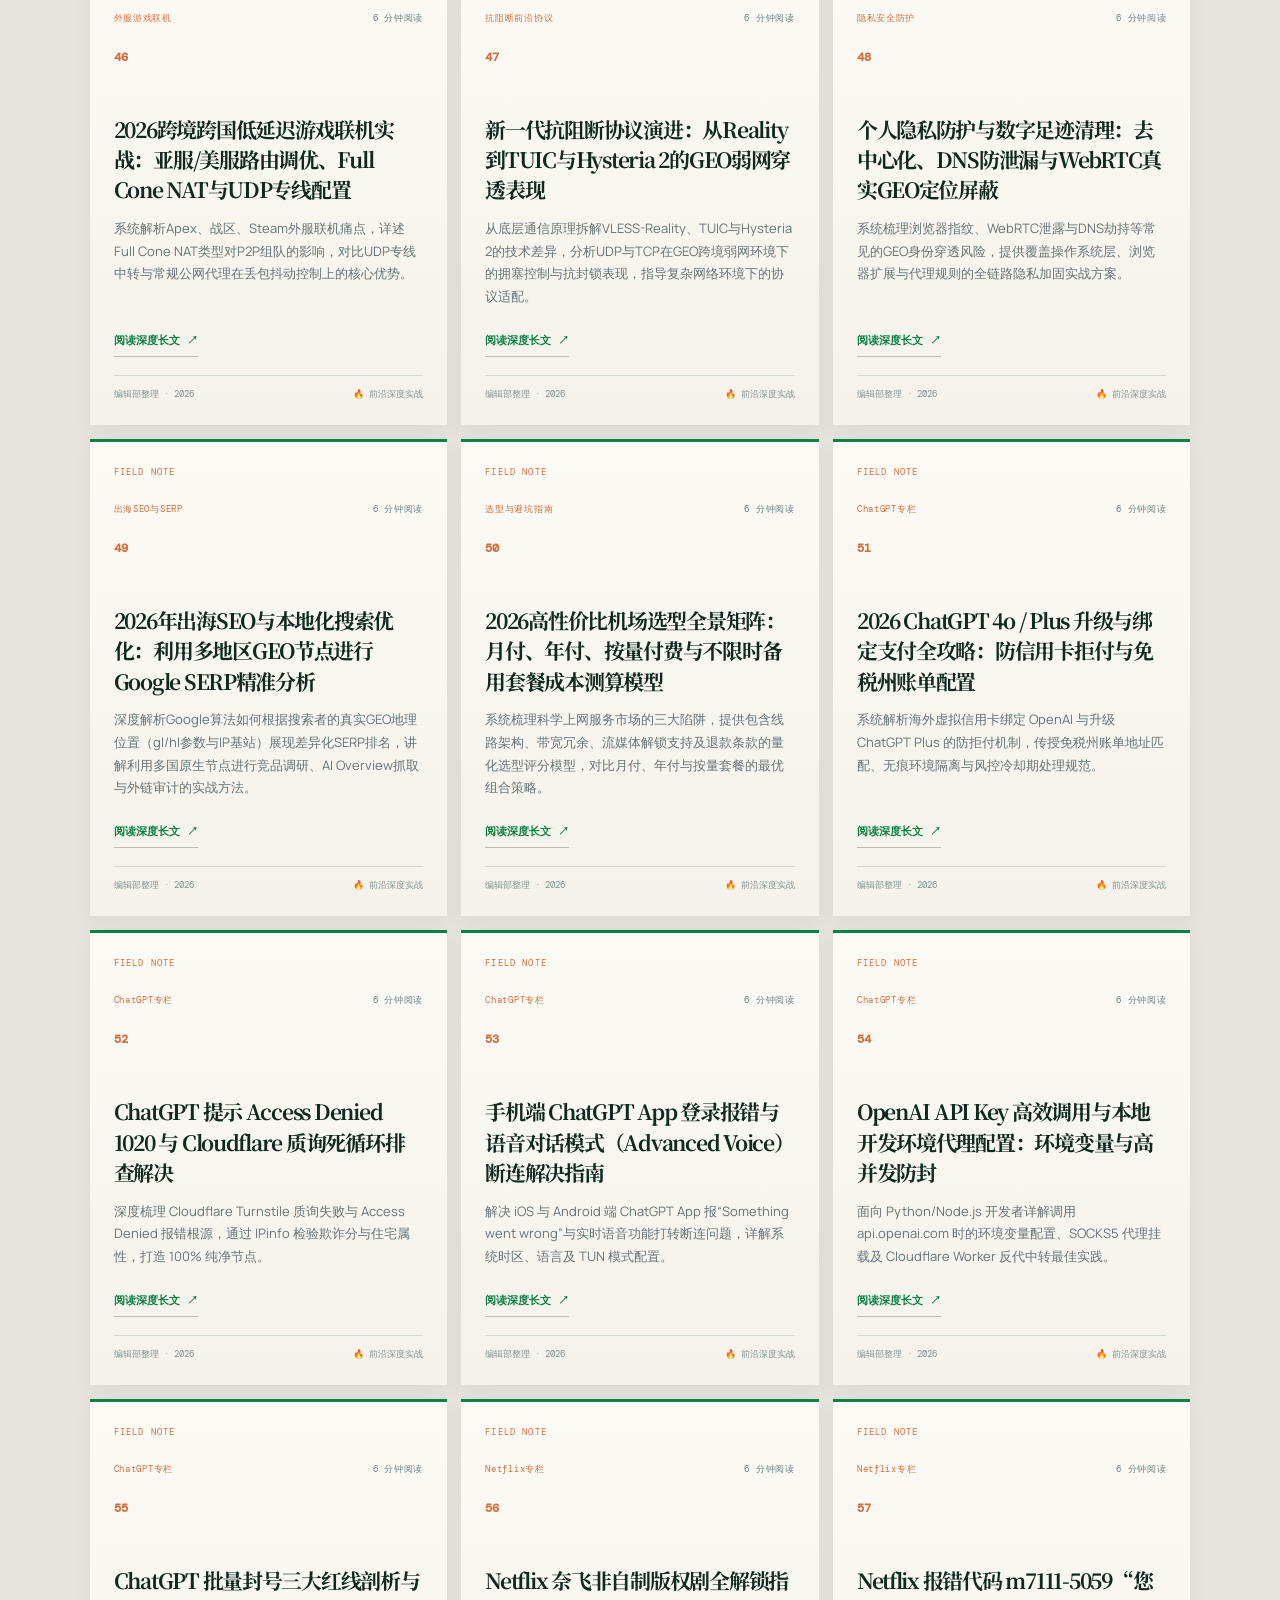
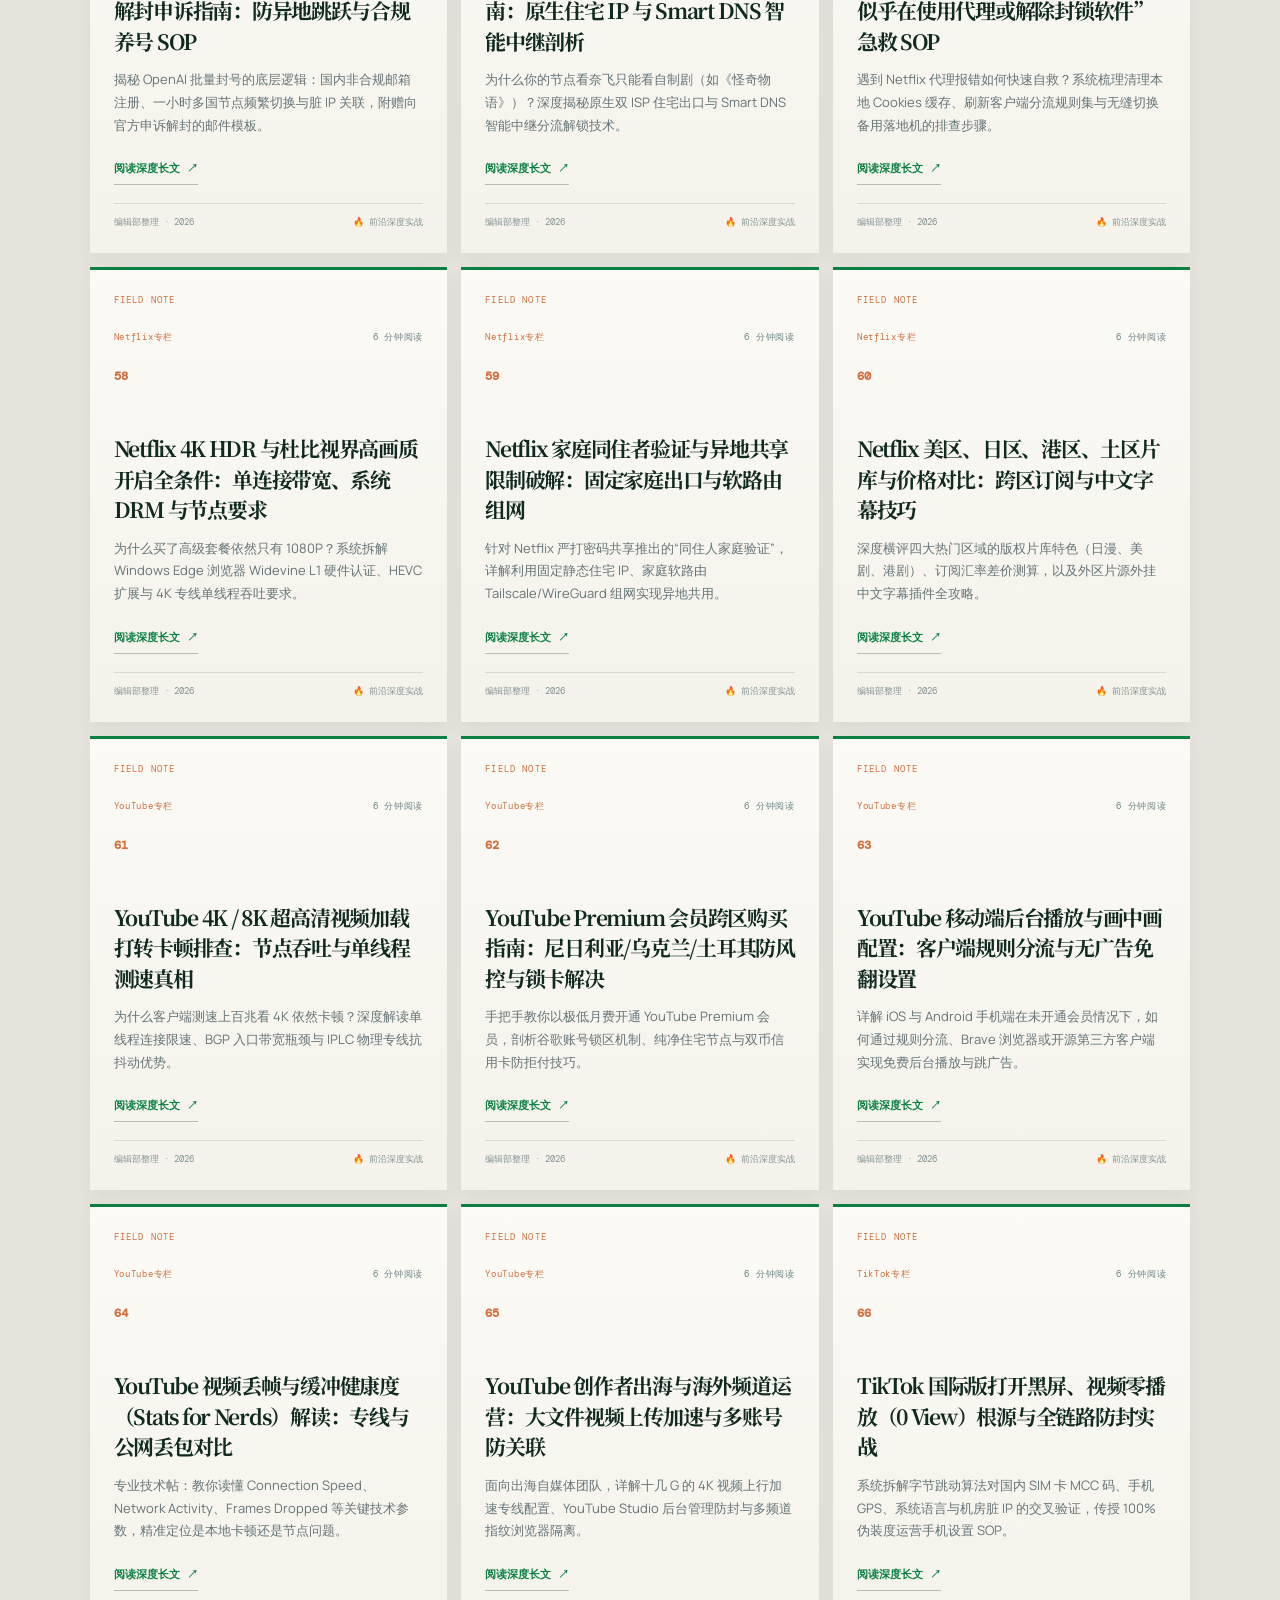
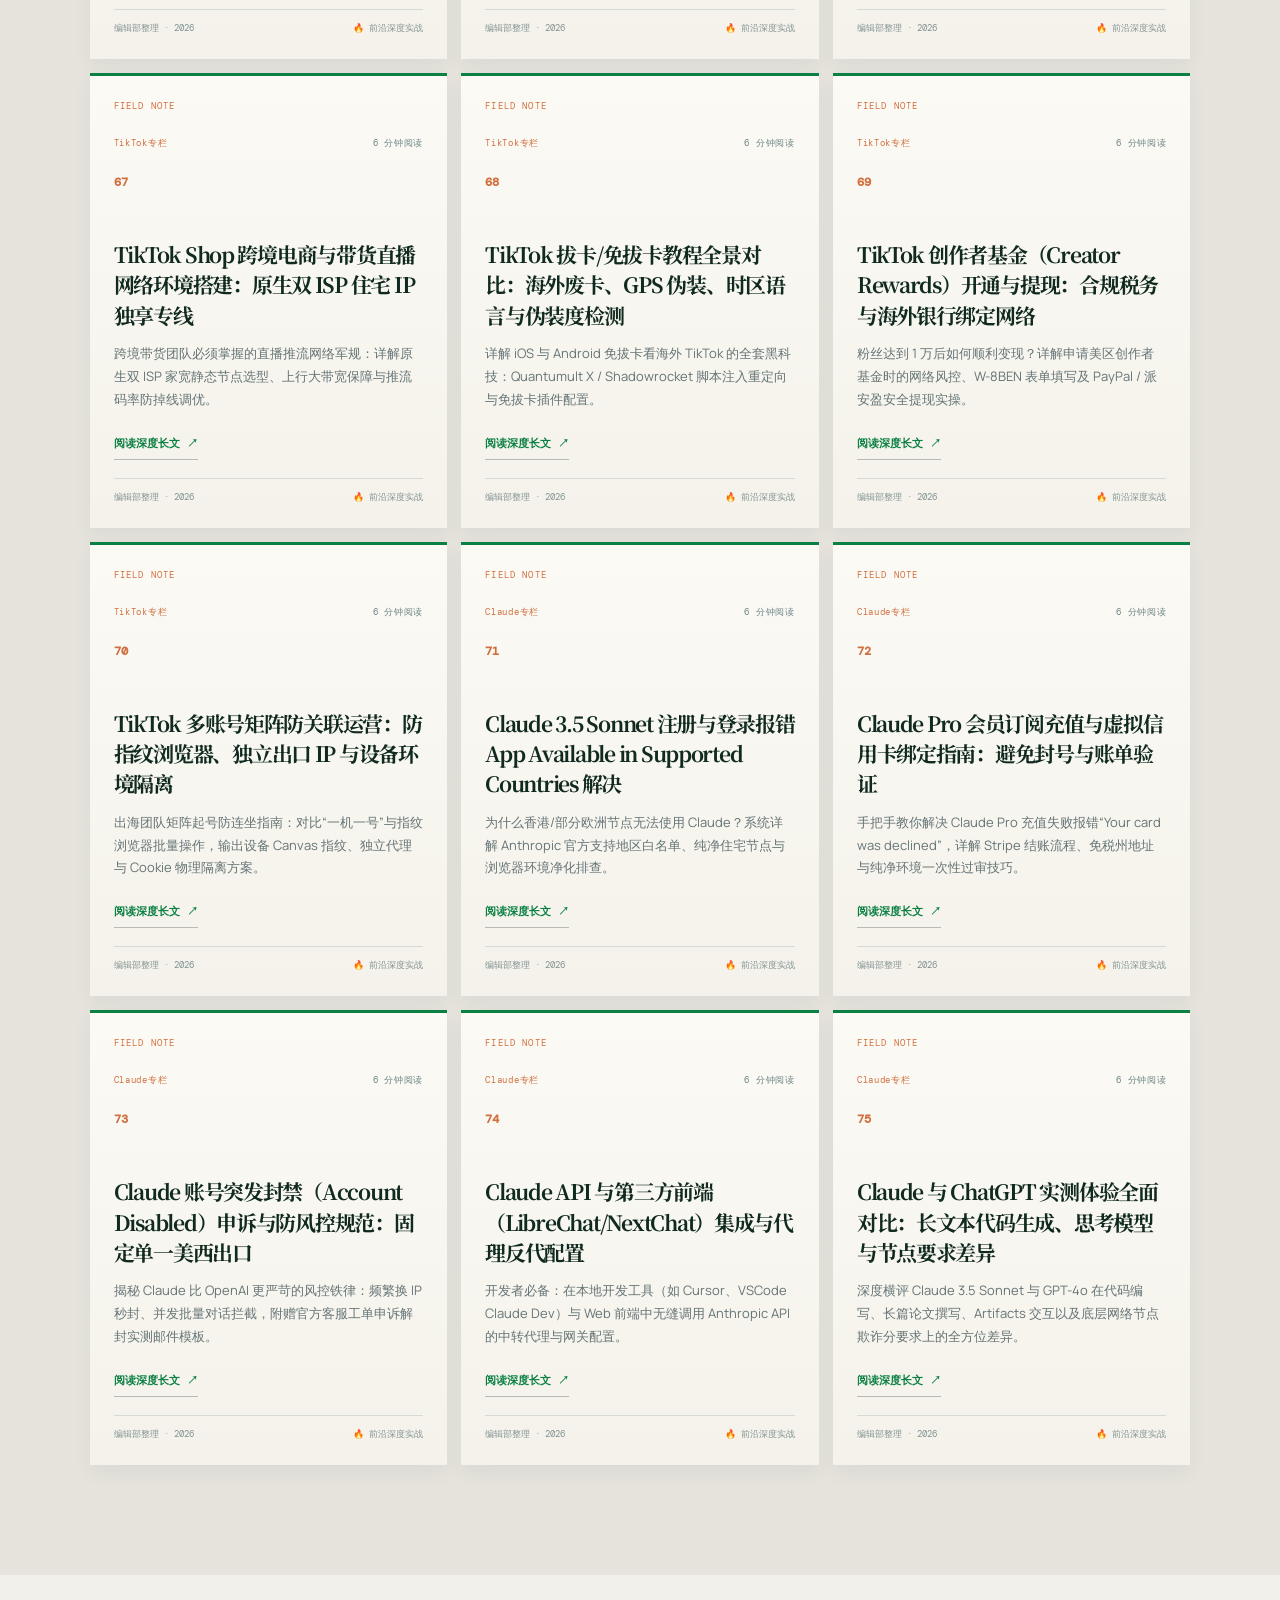
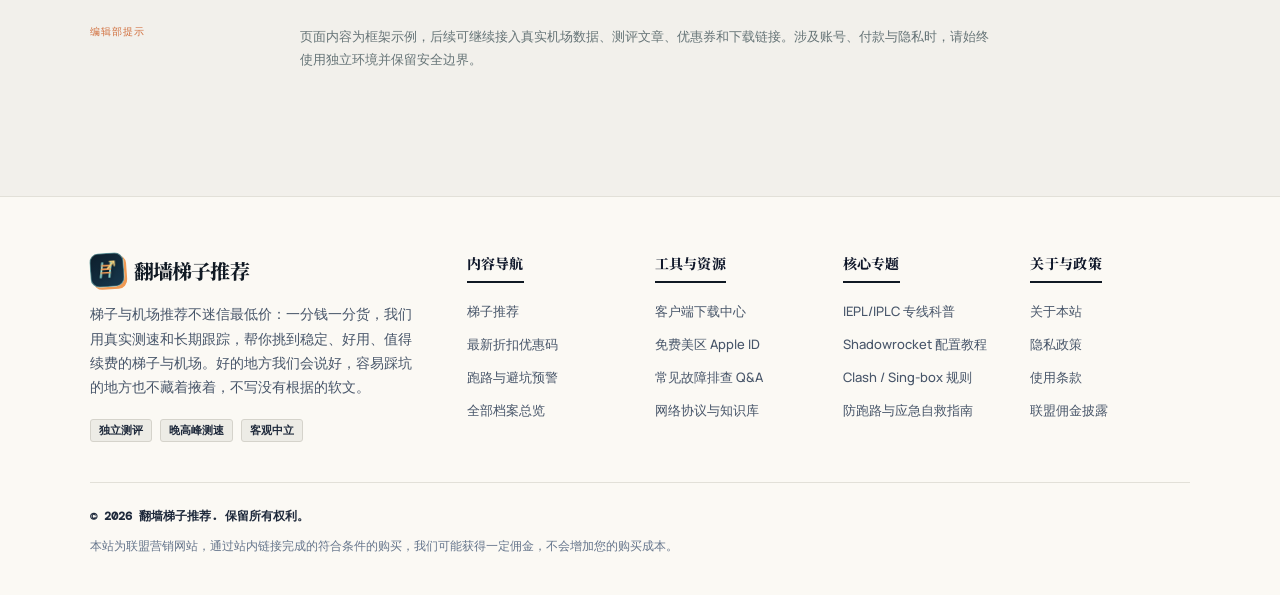
<file: knowledge.html>
<!doctype html><html lang="zh-CN"><head>
  <meta charset="UTF-8">
  <meta name="viewport" content="width=device-width,initial-scale=1">
  <title>网络协议与知识百科 | Shadowsocks/Trojan/VLESS/GEO智库 ｜ 翻墙梯子推荐</title>
  <meta name="description" content="协议不是玄学。系统解析Shadowsocks、Trojan、VLESS Reality、Hysteria 2协议原理，以及2026年GEO生成式AI搜索防封指南与全球海缆拓扑实测对比。">
  <meta name="robots" content="index, follow, max-image-preview:large, max-snippet:-1, max-video-preview:-1">
  <link rel="canonical" href="https://fqtizituijian.com/knowledge.html">
  <meta property="og:type" content="article">
  <meta property="og:site_name" content="翻墙梯子推荐">
  <meta property="og:url" content="https://fqtizituijian.com/knowledge.html">
  <meta property="og:title" content="网络协议与知识百科 | Shadowsocks/Trojan/VLESS/GEO智库">
  <meta property="og:description" content="系统解析主流代理协议原理，以及2026年GEO生成式AI搜索防封指南与全球海缆拓扑实测对比。">
  <meta property="og:image" content="https://fqtizituijian.com/apple-touch-icon.png">
  <link rel="icon" type="image/x-icon" href="favicon.ico">
  <link rel="icon" type="image/png" sizes="32x32" href="favicon-32x32.png">
  <link rel="icon" type="image/png" sizes="16x16" href="favicon-16x16.png">
  <link rel="icon" type="image/svg+xml" href="favicon.svg">
  <link rel="apple-touch-icon" sizes="180x180" href="apple-touch-icon.png">
  <link rel="preconnect" href="https://fonts.googleapis.com">
  <link rel="preconnect" href="https://fonts.gstatic.com" crossorigin>
  <link href="https://fonts.googleapis.com/css2?family=DM+Mono:wght@400;500&family=Manrope:wght@400;500;600;700;800&family=Noto+Serif+SC:wght@500;600;700;900&display=swap" rel="stylesheet">
  <link rel="stylesheet" href="styles.css">
  <link rel="stylesheet" href="brand.css">
  <link rel="stylesheet" href="page.css">
  <link rel="stylesheet" href="airport-search.css">
  <link rel="stylesheet" href="clients-extra.css">
</head><body data-page="knowledge"><div class="noise"></div><header class="site-header"><a class="brand" href="index.html"><span class="brand-mark" aria-hidden="true"><svg class="brand-ladder-icon" viewBox="0 0 28 28" fill="none" xmlns="http://www.w3.org/2000/svg"><path d="M8.5 5L5.5 23" stroke="#9de9e0" stroke-width="2.2" stroke-linecap="round"/><path d="M19.5 5L16.5 23" stroke="#9de9e0" stroke-width="2.2" stroke-linecap="round"/><path d="M8 8.5H19" stroke="#f09a54" stroke-width="2.2" stroke-linecap="round"/><path d="M7.2 13H18.2" stroke="#f09a54" stroke-width="2.2" stroke-linecap="round"/><path d="M6.4 17.5H17.4" stroke="#f09a54" stroke-width="2.2" stroke-linecap="round"/><path d="M18 3.5H23.5V9" stroke="#f4d17b" stroke-width="2" stroke-linecap="round" stroke-linejoin="round"/><path d="M23.5 3.5L15 12" stroke="#f4d17b" stroke-width="2" stroke-linecap="round"/></svg></span><span>翻墙梯子推荐</span><small>/ LADDER PROXY GUIDE</small></a><div class="header-meta"><span class="live-dot"></span> 2026.10 · 独立导航档案</div><div class="site-header-actions"><a class="tg-header-badge" href="https://t.me/shandianjiaoliu" target="_blank" rel="noopener noreferrer">✈️ 官方 TG 交流群 ↗</a><a class="back-home" href="index.html">返回首页 ↗</a></div></header><main><section class="page-hero section-pad"><div class="page-hero-copy"><p class="eyebrow"><span>NO.<b data-bind="no"></b></span> <b data-bind="en"></b></p><h1 data-bind="title"></h1><p class="page-intro" data-bind="intro"></p></div><div class="page-hero-mark"><span>FIELD<br>NOTE</span><b data-bind="no"></b></div></section><section class="page-content section-pad"><div class="section-kicker">/ CURATED FILES <span data-bind="count"></span></div><div class="info-grid" data-bind="cards"></div></section><section class="page-note section-pad"><span>编辑部提示</span><p>页面内容为框架示例，后续可继续接入真实机场数据、测评文章、优惠券和下载链接。涉及账号、付款与隐私时，请始终使用独立环境并保留安全边界。</p></section></main><footer class="site-mega-footer section-pad"><div class="footer-top-grid"><div class="footer-brand-col"><div class="footer-brand"><span class="brand-mark" aria-hidden="true"><svg class="brand-ladder-icon" viewBox="0 0 28 28" fill="none" xmlns="http://www.w3.org/2000/svg"><path d="M8.5 5L5.5 23" stroke="#9de9e0" stroke-width="2.2" stroke-linecap="round"/><path d="M19.5 5L16.5 23" stroke="#9de9e0" stroke-width="2.2" stroke-linecap="round"/><path d="M8 8.5H19" stroke="#f09a54" stroke-width="2.2" stroke-linecap="round"/><path d="M7.2 13H18.2" stroke="#f09a54" stroke-width="2.2" stroke-linecap="round"/><path d="M6.4 17.5H17.4" stroke="#f09a54" stroke-width="2.2" stroke-linecap="round"/><path d="M18 3.5H23.5V9" stroke="#f4d17b" stroke-width="2" stroke-linecap="round" stroke-linejoin="round"/><path d="M23.5 3.5L15 12" stroke="#f4d17b" stroke-width="2" stroke-linecap="round"/></svg></span><span class="brand-text">翻墙梯子推荐</span></div><p class="footer-mission">梯子与机场推荐不迷信最低价：一分钱一分货，我们用真实测速和长期跟踪，帮你挑到稳定、好用、值得续费的梯子与机场。好的地方我们会说好，容易踩坑的地方也不藏着掖着，不写没有根据的软文。</p><div class="footer-tags"><span class="ftag">独立测评</span><span class="ftag">晚高峰测速</span><span class="ftag">客观中立</span></div></div><div class="footer-nav-cols"><div class="footer-nav-group"><h4>内容导航</h4><ul><li><a href="airport-recommend.html">梯子推荐</a></li><li><a href="airport-coupons.html">最新折扣优惠码</a></li><li><a href="risk-alerts.html">跑路与避坑预警</a></li><li><a href="nav.html">全部档案总览</a></li></ul></div><div class="footer-nav-group"><h4>工具与资源</h4><ul><li><a href="clients.html">客户端下载中心</a></li><li><a href="apple-account.html">免费美区 Apple ID</a></li><li><a href="faq.html">常见故障排查 Q&A</a></li><li><a href="knowledge.html">网络协议与知识库</a></li></ul></div><div class="footer-nav-group"><h4>核心专题</h4><ul><li><a href="knowledge.html">IEPL/IPLC 专线科普</a></li><li><a href="knowledge.html">Shadowrocket 配置教程</a></li><li><a href="knowledge.html">Clash / Sing-box 规则</a></li><li><a href="risk-alerts.html">防跑路与应急自救指南</a></li></ul></div><div class="footer-nav-group"><h4>关于与政策</h4><ul><li><a href="javascript:void(0)" class="js-open-policy" data-policy="about">关于本站</a></li><li><a href="javascript:void(0)" class="js-open-policy" data-policy="privacy">隐私政策</a></li><li><a href="javascript:void(0)" class="js-open-policy" data-policy="terms">使用条款</a></li><li><a href="javascript:void(0)" class="js-open-policy" data-policy="disclaimer">联盟佣金披露</a></li></ul></div></div></div><div class="footer-bottom-bar"><div class="footer-copy">© 2026 翻墙梯子推荐. 保留所有权利。</div><div class="footer-disclaimer">本站为联盟营销网站，通过站内链接完成的符合条件的购买，我们可能获得一定佣金，不会增加您的购买成本。</div></div></footer><script>const s=new URLSearchParams(location.search).get('section');if(s)document.body.dataset.page=s;</script><script src="knowledge-seo-geo.js"></script><script src="knowledge-media-ai.js"></script><script src="page.js"></script><script src="mega-footer.js"></script></body></html>
</file>
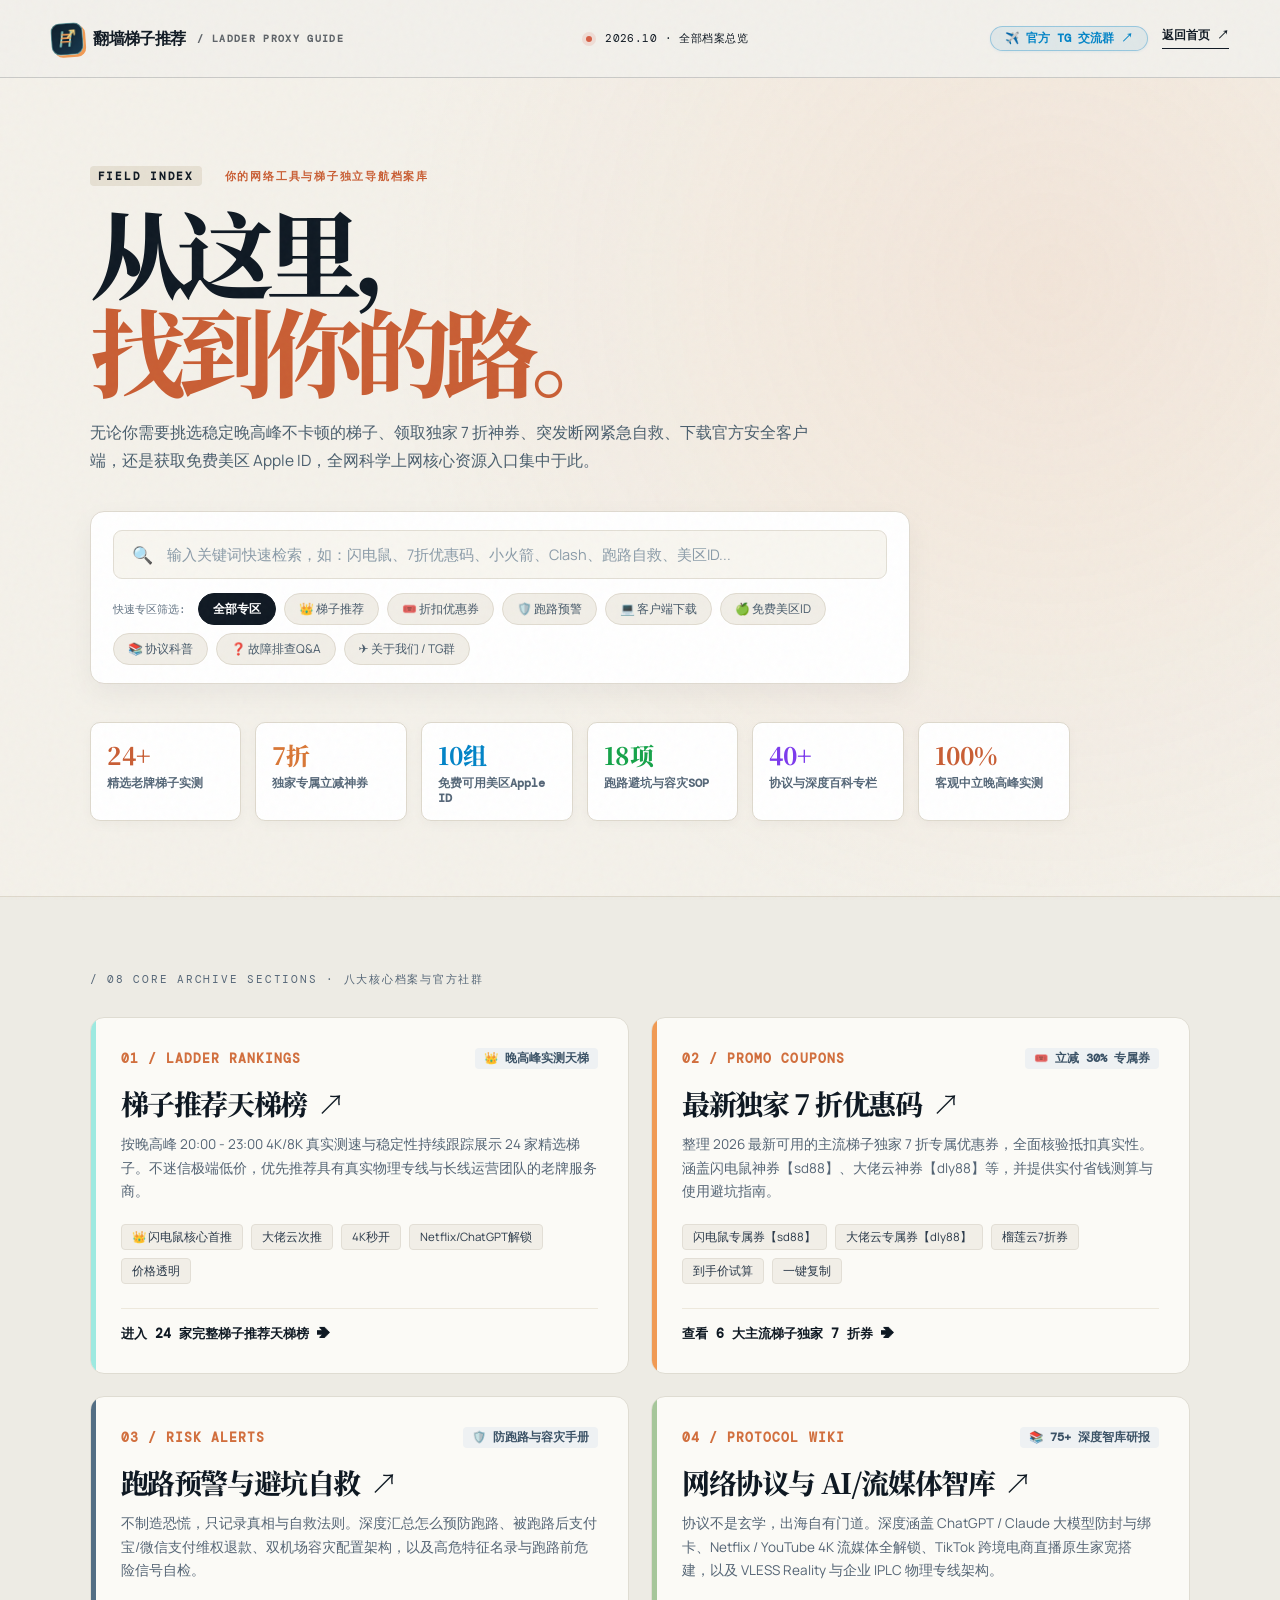
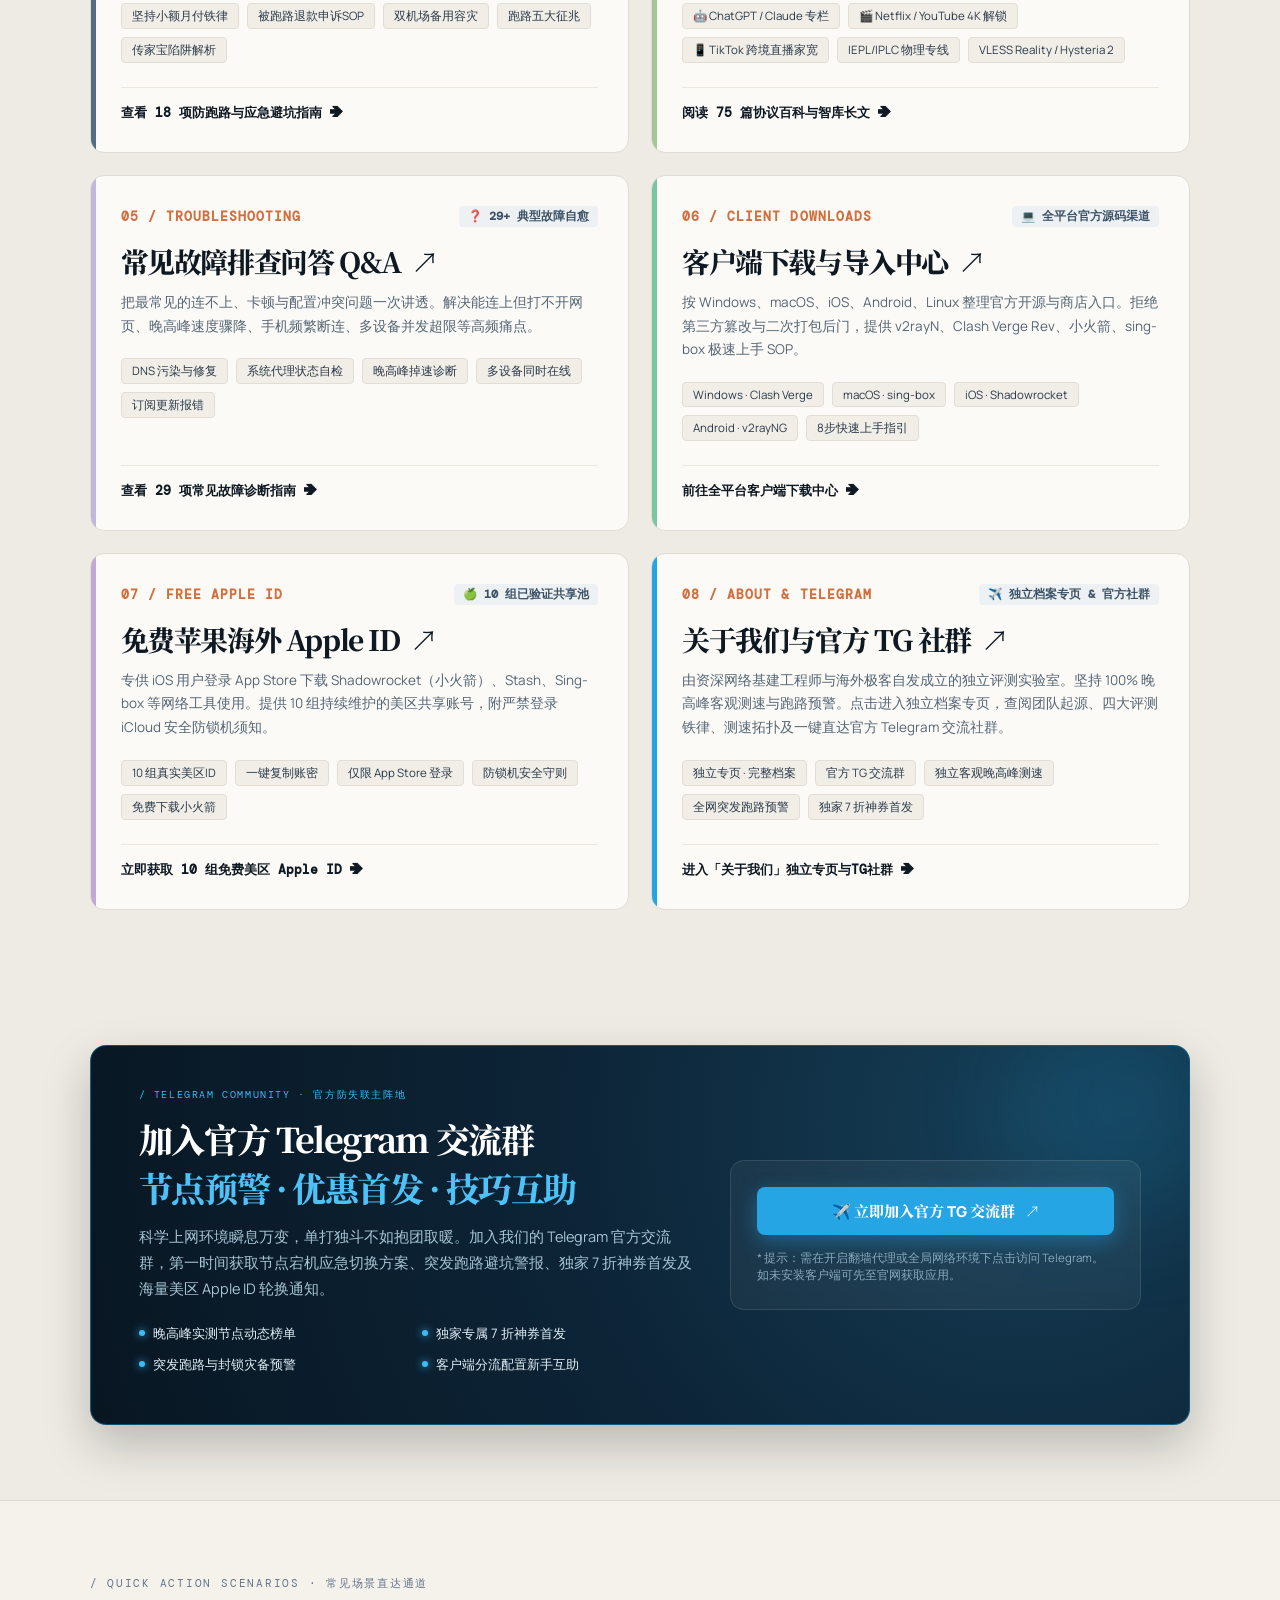
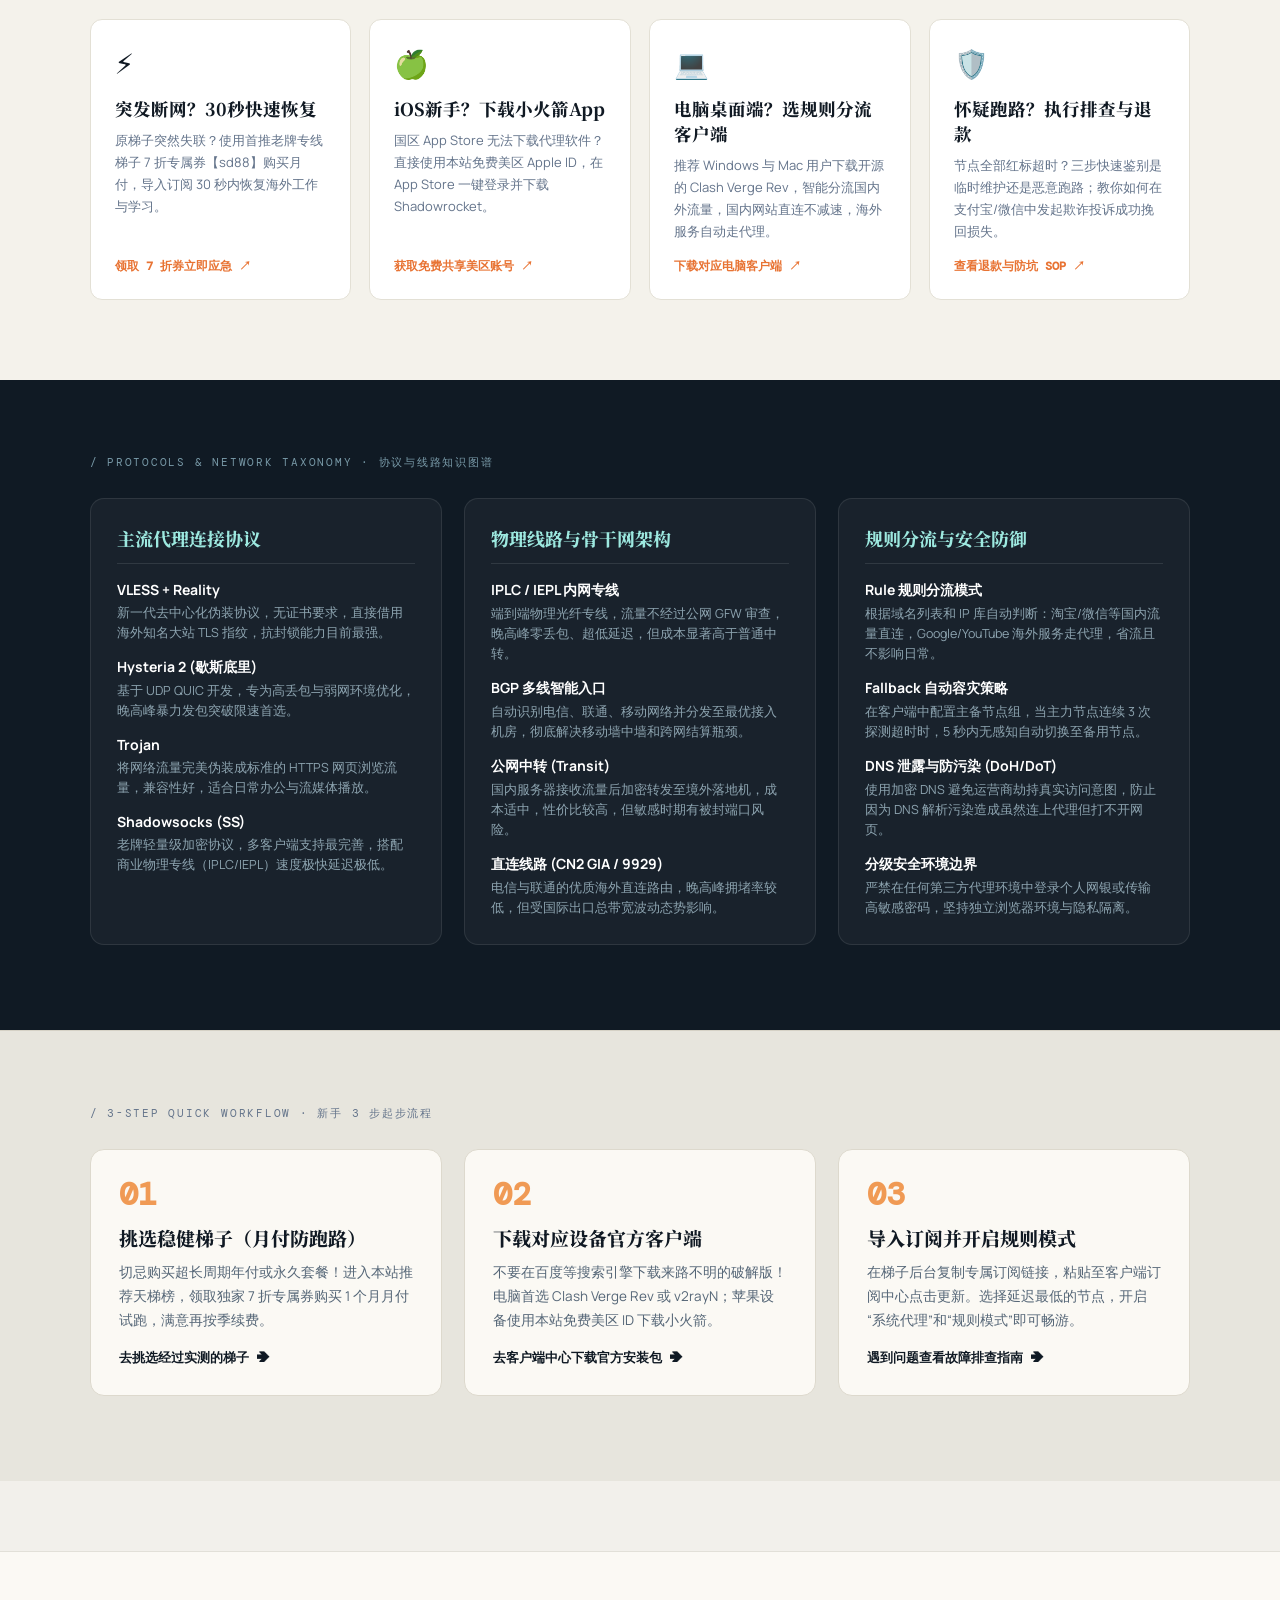
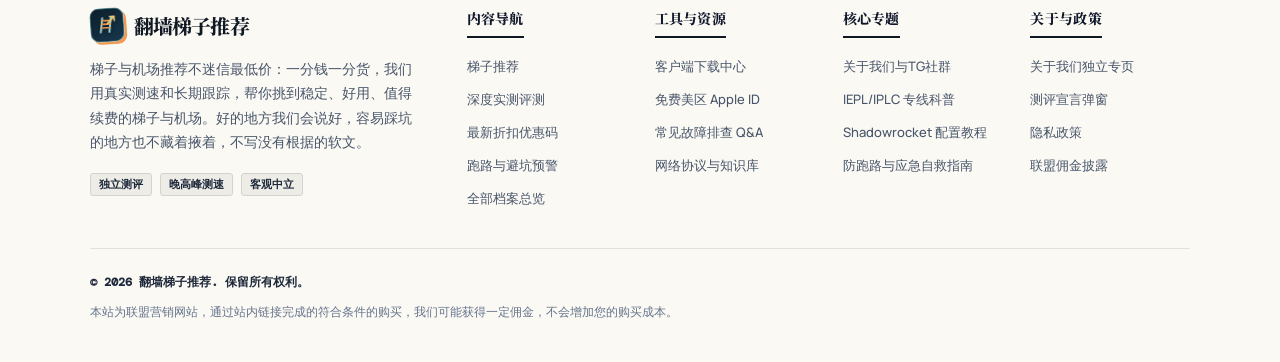
<file: nav.html>
<!doctype html>
<html lang="zh-CN">
<head>
  <meta charset="UTF-8">
  <meta name="viewport" content="width=device-width,initial-scale=1">
  <title>全部档案总览｜翻墙梯子推荐</title>
  <meta name="description" content="翻墙梯子推荐全站核心导航总览：机场推荐天梯榜、最新7折优惠券、跑路预警防坑SOP、客户端官方下载、免费美区Apple ID与协议知识百科。">
  <meta name="robots" content="index, follow, max-image-preview:large, max-snippet:-1, max-video-preview:-1">
  <link rel="canonical" href="https://fqtizituijian.com/nav.html">
  <meta property="og:type" content="website">
  <meta property="og:site_name" content="翻墙梯子推荐">
  <meta property="og:url" content="https://fqtizituijian.com/nav.html">
  <meta property="og:title" content="全部档案总览｜翻墙梯子推荐">
  <meta property="og:description" content="翻墙梯子推荐全站核心导航总览：机场推荐天梯榜、最新7折优惠券、跑路预警防坑SOP、客户端官方下载。">
  <meta property="og:image" content="https://fqtizituijian.com/apple-touch-icon.png">
  <link rel="icon" type="image/x-icon" href="favicon.ico">
  <link rel="icon" type="image/png" sizes="32x32" href="favicon-32x32.png">
  <link rel="icon" type="image/png" sizes="16x16" href="favicon-16x16.png">
  <link rel="icon" type="image/svg+xml" href="favicon.svg">
  <link rel="apple-touch-icon" sizes="180x180" href="apple-touch-icon.png">
  <link rel="preconnect" href="https://fonts.googleapis.com">
  <link rel="preconnect" href="https://fonts.gstatic.com" crossorigin>
  <link href="https://fonts.googleapis.com/css2?family=DM+Mono:wght@400;500;700&family=Manrope:wght@400;500;600;700;800&family=Noto+Serif+SC:wght@500;600;700;900&display=swap" rel="stylesheet">
  <link rel="stylesheet" href="styles.css">
  <link rel="stylesheet" href="brand.css">
  <link rel="stylesheet" href="nav.css">
</head>
<body>
  <div class="noise"></div>

  <header class="site-header">
    <a class="brand" href="index.html">
      <span class="brand-mark" aria-hidden="true">
        <svg class="brand-ladder-icon" viewBox="0 0 28 28" fill="none" xmlns="http://www.w3.org/2000/svg">
          <path d="M8.5 5L5.5 23" stroke="#9de9e0" stroke-width="2.2" stroke-linecap="round"/>
          <path d="M19.5 5L16.5 23" stroke="#9de9e0" stroke-width="2.2" stroke-linecap="round"/>
          <path d="M8 8.5H19" stroke="#f09a54" stroke-width="2.2" stroke-linecap="round"/>
          <path d="M7.2 13H18.2" stroke="#f09a54" stroke-width="2.2" stroke-linecap="round"/>
          <path d="M6.4 17.5H17.4" stroke="#f09a54" stroke-width="2.2" stroke-linecap="round"/>
          <path d="M18 3.5H23.5V9" stroke="#f4d17b" stroke-width="2" stroke-linecap="round" stroke-linejoin="round"/>
          <path d="M23.5 3.5L15 12" stroke="#f4d17b" stroke-width="2" stroke-linecap="round"/>
        </svg>
      </span>
      <span>翻墙梯子推荐</span>
      <small>/ LADDER PROXY GUIDE</small>
    </a>
    <div class="header-meta"><span class="live-dot"></span> 2026.10 · 全部档案总览</div>
    <div class="site-header-actions">
      <a class="tg-header-badge" href="https://t.me/shandianjiaoliu" target="_blank" rel="noopener noreferrer">✈️ 官方 TG 交流群 ↗</a>
      <a class="back-home" href="index.html">返回首页 ↗</a>
    </div>
  </header>

  <main>
    <!-- 1. 顶部全景 Hero 封面 -->
    <section class="nav-cover section-pad">
      <p class="eyebrow"><span>FIELD INDEX</span> 你的网络工具与梯子独立导航档案库</p>
      <h1>从这里，<br><em>找到你的路。</em></h1>
      <p class="nav-cover-desc">
        无论你需要挑选稳定晚高峰不卡顿的梯子、领取独家 7 折神券、突发断网紧急自救、下载官方安全客户端，还是获取免费美区 Apple ID，全网科学上网核心资源入口集中于此。
      </p>

      <!-- 实时搜索与标签筛选栏 -->
      <div class="nav-search-bar">
        <div class="nav-search-input-wrap">
          <span class="nav-search-icon">🔍</span>
          <input id="nav-search-input" class="nav-search-input" type="search" placeholder="输入关键词快速检索，如：闪电鼠、7折优惠码、小火箭、Clash、跑路自救、美区ID...">
        </div>
        <div class="nav-search-tags">
          <span class="filter-label">快速专区筛选:</span>
          <button class="nav-filter-btn active" data-cat="all">全部专区</button>
          <button class="nav-filter-btn" data-cat="rankings">👑 梯子推荐</button>
          <button class="nav-filter-btn" data-cat="coupons">🎟️ 折扣优惠券</button>
          <button class="nav-filter-btn" data-cat="risks">🛡️ 跑路预警</button>
          <button class="nav-filter-btn" data-cat="clients">💻 客户端下载</button>
          <button class="nav-filter-btn" data-cat="apple">🍏 免费美区ID</button>
          <button class="nav-filter-btn" data-cat="knowledge">📚 协议科普</button>
          <button class="nav-filter-btn" data-cat="faq">❓ 故障排查Q&A</button>
          <button class="nav-filter-btn" data-cat="about">✈️ 关于我们 / TG群</button>
        </div>
      </div>

      <!-- 核心数据指标看板 -->
      <div class="nav-metrics-grid">
        <div class="nav-metric-item">
          <span class="nav-metric-num">24+</span>
          <span class="nav-metric-label">精选老牌梯子实测</span>
        </div>
        <div class="nav-metric-item">
          <span class="nav-metric-num">7折</span>
          <span class="nav-metric-label">独家专属立减神券</span>
        </div>
        <div class="nav-metric-item">
          <span class="nav-metric-num">10组</span>
          <span class="nav-metric-label">免费可用美区Apple ID</span>
        </div>
        <div class="nav-metric-item">
          <span class="nav-metric-num">18项</span>
          <span class="nav-metric-label">跑路避坑与容灾SOP</span>
        </div>
        <div class="nav-metric-item">
          <span class="nav-metric-num">40+</span>
          <span class="nav-metric-label">协议与深度百科专栏</span>
        </div>
        <div class="nav-metric-item">
          <span class="nav-metric-num">100%</span>
          <span class="nav-metric-label">客观中立晚高峰实测</span>
        </div>
      </div>
    </section>

    <!-- 2. 八大核心档案库详尽矩阵 -->
    <section class="nav-directory section-pad">
      <div class="section-kicker">/ 08 CORE ARCHIVE SECTIONS · 八大核心档案与官方社群</div>
      <div class="directory-grid">
        <!-- 卡片 01 -->
        <a class="directory-card" href="airport-recommend.html" data-category="rankings" style="--card-accent: var(--cyan);">
          <div class="directory-card-top">
            <span class="directory-card-no">01 / LADDER RANKINGS</span>
            <span class="directory-card-badge">👑 晚高峰实测天梯</span>
          </div>
          <h2 class="directory-card-title">梯子推荐天梯榜 <span>↗</span></h2>
          <p class="directory-card-desc">
            按晚高峰 20:00 - 23:00 4K/8K 真实测速与稳定性持续跟踪展示 24 家精选梯子。不迷信极端低价，优先推荐具有真实物理专线与长线运营团队的老牌服务商。
          </p>
          <div class="directory-card-tags">
            <span class="directory-card-tag">👑 闪电鼠核心首推</span>
            <span class="directory-card-tag">大佬云次推</span>
            <span class="directory-card-tag">4K秒开</span>
            <span class="directory-card-tag">Netflix/ChatGPT解锁</span>
            <span class="directory-card-tag">价格透明</span>
          </div>
          <span class="directory-card-btn">进入 24 家完整梯子推荐天梯榜 ➔</span>
        </a>

        <!-- 卡片 02 -->
        <a class="directory-card" href="airport-coupons.html" data-category="coupons" style="--card-accent: var(--orange);">
          <div class="directory-card-top">
            <span class="directory-card-no">02 / PROMO COUPONS</span>
            <span class="directory-card-badge">🎟️ 立减 30% 专属券</span>
          </div>
          <h2 class="directory-card-title">最新独家 7 折优惠码 <span>↗</span></h2>
          <p class="directory-card-desc">
            整理 2026 最新可用的主流梯子独家 7 折专属优惠券，全面核验抵扣真实性。涵盖闪电鼠神券【sd88】、大佬云神券【dly88】等，并提供实付省钱测算与使用避坑指南。
          </p>
          <div class="directory-card-tags">
            <span class="directory-card-tag">闪电鼠专属券【sd88】</span>
            <span class="directory-card-tag">大佬云专属券【dly88】</span>
            <span class="directory-card-tag">榴莲云7折券</span>
            <span class="directory-card-tag">到手价试算</span>
            <span class="directory-card-tag">一键复制</span>
          </div>
          <span class="directory-card-btn">查看 6 大主流梯子独家 7 折券 ➔</span>
        </a>

        <!-- 卡片 03 -->
        <a class="directory-card" href="risk-alerts.html" data-category="risks" style="--card-accent: #536e84;">
          <div class="directory-card-top">
            <span class="directory-card-no">03 / RISK ALERTS</span>
            <span class="directory-card-badge">🛡️ 防跑路与容灾手册</span>
          </div>
          <h2 class="directory-card-title">跑路预警与避坑自救 <span>↗</span></h2>
          <p class="directory-card-desc">
            不制造恐慌，只记录真相与自救法则。深度汇总怎么预防跑路、被跑路后支付宝/微信支付维权退款、双机场容灾配置架构，以及高危特征名录与跑路前危险信号自检。
          </p>
          <div class="directory-card-tags">
            <span class="directory-card-tag">坚持小额月付铁律</span>
            <span class="directory-card-tag">被跑路退款申诉SOP</span>
            <span class="directory-card-tag">双机场备用容灾</span>
            <span class="directory-card-tag">跑路五大征兆</span>
            <span class="directory-card-tag">传家宝陷阱解析</span>
          </div>
          <span class="directory-card-btn">查看 18 项防跑路与应急避坑指南 ➔</span>
        </a>

        <!-- 卡片 04 -->
        <a class="directory-card" href="knowledge.html" data-category="knowledge" style="--card-accent: #a6c69a;">
          <div class="directory-card-top">
            <span class="directory-card-no">04 / PROTOCOL WIKI</span>
            <span class="directory-card-badge">📚 75+ 深度智库研报</span>
          </div>
          <h2 class="directory-card-title">网络协议与 AI/流媒体智库 <span>↗</span></h2>
          <p class="directory-card-desc">
            协议不是玄学，出海自有门道。深度涵盖 ChatGPT / Claude 大模型防封与绑卡、Netflix / YouTube 4K 流媒体全解锁、TikTok 跨境电商直播原生家宽搭建，以及 VLESS Reality 与企业 IPLC 物理专线架构。
          </p>
          <div class="directory-card-tags">
            <span class="directory-card-tag">🤖 ChatGPT / Claude 专栏</span>
            <span class="directory-card-tag">🎬 Netflix / YouTube 4K 解锁</span>
            <span class="directory-card-tag">📱 TikTok 跨境直播家宽</span>
            <span class="directory-card-tag">IEPL/IPLC 物理专线</span>
            <span class="directory-card-tag">VLESS Reality / Hysteria 2</span>
          </div>
          <span class="directory-card-btn">阅读 75 篇协议百科与智库长文 ➔</span>
        </a>

        <!-- 卡片 05 -->
        <a class="directory-card" href="faq.html" data-category="faq" style="--card-accent: #c1b7dc;">
          <div class="directory-card-top">
            <span class="directory-card-no">05 / TROUBLESHOOTING</span>
            <span class="directory-card-badge">❓ 29+ 典型故障自愈</span>
          </div>
          <h2 class="directory-card-title">常见故障排查问答 Q&A <span>↗</span></h2>
          <p class="directory-card-desc">
            把最常见的连不上、卡顿与配置冲突问题一次讲透。解决能连上但打不开网页、晚高峰速度骤降、手机频繁断连、多设备并发超限等高频痛点。
          </p>
          <div class="directory-card-tags">
            <span class="directory-card-tag">DNS 污染与修复</span>
            <span class="directory-card-tag">系统代理状态自检</span>
            <span class="directory-card-tag">晚高峰掉速诊断</span>
            <span class="directory-card-tag">多设备同时在线</span>
            <span class="directory-card-tag">订阅更新报错</span>
          </div>
          <span class="directory-card-btn">查看 29 项常见故障诊断指南 ➔</span>
        </a>

        <!-- 卡片 06 -->
        <a class="directory-card" href="clients.html" data-category="clients" style="--card-accent: #7ac6a3;">
          <div class="directory-card-top">
            <span class="directory-card-no">06 / CLIENT DOWNLOADS</span>
            <span class="directory-card-badge">💻 全平台官方源码渠道</span>
          </div>
          <h2 class="directory-card-title">客户端下载与导入中心 <span>↗</span></h2>
          <p class="directory-card-desc">
            按 Windows、macOS、iOS、Android、Linux 整理官方开源与商店入口。拒绝第三方篡改与二次打包后门，提供 v2rayN、Clash Verge Rev、小火箭、sing-box 极速上手 SOP。
          </p>
          <div class="directory-card-tags">
            <span class="directory-card-tag">Windows · Clash Verge</span>
            <span class="directory-card-tag">macOS · sing-box</span>
            <span class="directory-card-tag">iOS · Shadowrocket</span>
            <span class="directory-card-tag">Android · v2rayNG</span>
            <span class="directory-card-tag">8步快速上手指引</span>
          </div>
          <span class="directory-card-btn">前往全平台客户端下载中心 ➔</span>
        </a>

        <!-- 卡片 07 -->
        <a class="directory-card" href="apple-account.html" data-category="apple" style="--card-accent: #c0a9d4;">
          <div class="directory-card-top">
            <span class="directory-card-no">07 / FREE APPLE ID</span>
            <span class="directory-card-badge">🍏 10 组已验证共享池</span>
          </div>
          <h2 class="directory-card-title">免费苹果海外 Apple ID <span>↗</span></h2>
          <p class="directory-card-desc">
            专供 iOS 用户登录 App Store 下载 Shadowrocket（小火箭）、Stash、Sing-box 等网络工具使用。提供 10 组持续维护的美区共享账号，附严禁登录 iCloud 安全防锁机须知。
          </p>
          <div class="directory-card-tags">
            <span class="directory-card-tag">10 组真实美区ID</span>
            <span class="directory-card-tag">一键复制账密</span>
            <span class="directory-card-tag">仅限 App Store 登录</span>
            <span class="directory-card-tag">防锁机安全守则</span>
            <span class="directory-card-tag">免费下载小火箭</span>
          </div>
          <span class="directory-card-btn">立即获取 10 组免费美区 Apple ID ➔</span>
        </a>

        <!-- 卡片 08 -->
        <a class="directory-card" href="about.html" data-category="about" style="--card-accent: #26a5e4;">
          <div class="directory-card-top">
            <span class="directory-card-no">08 / ABOUT & TELEGRAM</span>
            <span class="directory-card-badge">✈️ 独立档案专页 & 官方社群</span>
          </div>
          <h2 class="directory-card-title">关于我们与官方 TG 社群 <span>↗</span></h2>
          <p class="directory-card-desc">
            由资深网络基建工程师与海外极客自发成立的独立评测实验室。坚持 100% 晚高峰客观测速与跑路预警。点击进入独立档案专页，查阅团队起源、四大评测铁律、测速拓扑及一键直达官方 Telegram 交流社群。
          </p>
          <div class="directory-card-tags">
            <span class="directory-card-tag">独立专页 · 完整档案</span>
            <span class="directory-card-tag">官方 TG 交流群</span>
            <span class="directory-card-tag">独立客观晚高峰测速</span>
            <span class="directory-card-tag">全网突发跑路预警</span>
            <span class="directory-card-tag">独家 7 折神券首发</span>
          </div>
          <span class="directory-card-btn">进入「关于我们」独立专页与TG社群 ➔</span>
        </a>
      </div>
    </section>

    <!-- 2.5 官方 Telegram 防失联交流社群 Callout Banner -->
    <section class="nav-tg-banner-section section-pad">
      <div class="tg-banner-card">
        <div class="tg-banner-copy">
          <div class="section-kicker" style="color: #38bdf8; margin-bottom: 12px;">/ TELEGRAM COMMUNITY · 官方防失联主阵地</div>
          <h2>加入官方 Telegram 交流群<br><em>节点预警 · 优惠首发 · 技巧互助</em></h2>
          <p>
            科学上网环境瞬息万变，单打独斗不如抱团取暖。加入我们的 Telegram 官方交流群，第一时间获取节点宕机应急切换方案、突发跑路避坑警报、独家 7 折神券首发及海量美区 Apple ID 轮换通知。
          </p>
          <div class="tg-banner-perks">
            <div class="tg-banner-perk"><span class="perk-dot"></span> 晚高峰实测节点动态榜单</div>
            <div class="tg-banner-perk"><span class="perk-dot"></span> 独家专属 7 折神券首发</div>
            <div class="tg-banner-perk"><span class="perk-dot"></span> 突发跑路与封锁灾备预警</div>
            <div class="tg-banner-perk"><span class="perk-dot"></span> 客户端分流配置新手互助</div>
          </div>
        </div>
        <div class="tg-banner-action-col">
          <a class="tg-banner-cta" href="https://t.me/shandianjiaoliu" target="_blank" rel="noopener noreferrer">
            <span>✈️ 立即加入官方 TG 交流群</span>
            <span>↗</span>
          </a>
          <p class="tg-banner-note">
            * 提示：需在开启翻墙代理或全局网络环境下点击访问 Telegram。如未安装客户端可先至官网获取应用。
          </p>
        </div>
      </div>
    </section>

    <!-- 3. 高频使用场景快速通道 (Quick Scenarios) -->
    <section class="nav-scenarios-section section-pad">
      <div class="section-kicker">/ QUICK ACTION SCENARIOS · 常见场景直达通道</div>
      <div class="scenarios-grid">
        <a class="scenario-card" href="airport-coupons.html">
          <div class="scenario-icon">⚡</div>
          <h3 class="scenario-title">突发断网？30秒快速恢复</h3>
          <p class="scenario-desc">原梯子突然失联？使用首推老牌专线梯子 7 折专属券【sd88】购买月付，导入订阅 30 秒内恢复海外工作与学习。</p>
          <span class="scenario-link">领取 7 折券立即应急 ↗</span>
        </a>

        <a class="scenario-card" href="apple-account.html">
          <div class="scenario-icon">🍏</div>
          <h3 class="scenario-title">iOS新手？下载小火箭App</h3>
          <p class="scenario-desc">国区 App Store 无法下载代理软件？直接使用本站免费美区 Apple ID，在 App Store 一键登录并下载 Shadowrocket。</p>
          <span class="scenario-link">获取免费共享美区账号 ↗</span>
        </a>

        <a class="scenario-card" href="clients.html">
          <div class="scenario-icon">💻</div>
          <h3 class="scenario-title">电脑桌面端？选规则分流客户端</h3>
          <p class="scenario-desc">推荐 Windows 与 Mac 用户下载开源的 Clash Verge Rev，智能分流国内外流量，国内网站直连不减速，海外服务自动走代理。</p>
          <span class="scenario-link">下载对应电脑客户端 ↗</span>
        </a>

        <a class="scenario-card" href="risk-alerts.html">
          <div class="scenario-icon">🛡️</div>
          <h3 class="scenario-title">怀疑跑路？执行排查与退款</h3>
          <p class="scenario-desc">节点全部红标超时？三步快速鉴别是临时维护还是恶意跑路；教你如何在支付宝/微信中发起欺诈投诉成功挽回损失。</p>
          <span class="scenario-link">查看退款与防坑 SOP ↗</span>
        </a>
      </div>
    </section>

    <!-- 4. 代理协议与线路技术全景图谱 -->
    <section class="nav-taxonomy-section section-pad">
      <div class="section-kicker">/ PROTOCOLS & NETWORK TAXONOMY · 协议与线路知识图谱</div>
      <div class="taxonomy-grid">
        <div class="taxonomy-col">
          <h3>主流代理连接协议</h3>
          <div class="taxonomy-items">
            <div class="taxonomy-item">
              <b>VLESS + Reality</b>
              <p>新一代去中心化伪装协议，无证书要求，直接借用海外知名大站 TLS 指纹，抗封锁能力目前最强。</p>
            </div>
            <div class="taxonomy-item">
              <b>Hysteria 2 (歇斯底里)</b>
              <p>基于 UDP QUIC 开发，专为高丢包与弱网环境优化，晚高峰暴力发包突破限速首选。</p>
            </div>
            <div class="taxonomy-item">
              <b>Trojan</b>
              <p>将网络流量完美伪装成标准的 HTTPS 网页浏览流量，兼容性好，适合日常办公与流媒体播放。</p>
            </div>
            <div class="taxonomy-item">
              <b>Shadowsocks (SS)</b>
              <p>老牌轻量级加密协议，多客户端支持最完善，搭配商业物理专线（IPLC/IEPL）速度极快延迟极低。</p>
            </div>
          </div>
        </div>

        <div class="taxonomy-col">
          <h3>物理线路与骨干网架构</h3>
          <div class="taxonomy-items">
            <div class="taxonomy-item">
              <b>IPLC / IEPL 内网专线</b>
              <p>端到端物理光纤专线，流量不经过公网 GFW 审查，晚高峰零丢包、超低延迟，但成本显著高于普通中转。</p>
            </div>
            <div class="taxonomy-item">
              <b>BGP 多线智能入口</b>
              <p>自动识别电信、联通、移动网络并分发至最优接入机房，彻底解决移动墙中墙和跨网结算瓶颈。</p>
            </div>
            <div class="taxonomy-item">
              <b>公网中转 (Transit)</b>
              <p>国内服务器接收流量后加密转发至境外落地机，成本适中，性价比较高，但敏感时期有被封端口风险。</p>
            </div>
            <div class="taxonomy-item">
              <b>直连线路 (CN2 GIA / 9929)</b>
              <p>电信与联通的优质海外直连路由，晚高峰拥堵率较低，但受国际出口总带宽波动态势影响。</p>
            </div>
          </div>
        </div>

        <div class="taxonomy-col">
          <h3>规则分流与安全防御</h3>
          <div class="taxonomy-items">
            <div class="taxonomy-item">
              <b>Rule 规则分流模式</b>
              <p>根据域名列表和 IP 库自动判断：淘宝/微信等国内流量直连，Google/YouTube 海外服务走代理，省流且不影响日常。</p>
            </div>
            <div class="taxonomy-item">
              <b>Fallback 自动容灾策略</b>
              <p>在客户端中配置主备节点组，当主力节点连续 3 次探测超时时，5 秒内无感知自动切换至备用节点。</p>
            </div>
            <div class="taxonomy-item">
              <b>DNS 泄露与防污染 (DoH/DoT)</b>
              <p>使用加密 DNS 避免运营商劫持真实访问意图，防止因为 DNS 解析污染造成虽然连上代理但打不开网页。</p>
            </div>
            <div class="taxonomy-item">
              <b>分级安全环境边界</b>
              <p>严禁在任何第三方代理环境中登录个人网银或传输高敏感密码，坚持独立浏览器环境与隐私隔离。</p>
            </div>
          </div>
        </div>
      </div>
    </section>

    <!-- 5. 新手 3 步起步流程 -->
    <section class="nav-workflow-section section-pad">
      <div class="section-kicker">/ 3-STEP QUICK WORKFLOW · 新手 3 步起步流程</div>
      <div class="workflow-grid">
        <div class="workflow-step-card">
          <span class="workflow-step-no">01</span>
          <h3>挑选稳健梯子（月付防跑路）</h3>
          <p>切忌购买超长周期年付或永久套餐！进入本站推荐天梯榜，领取独家 7 折专属券购买 1 个月月付试跑，满意再按季续费。</p>
          <a class="workflow-step-action" href="airport-recommend.html">去挑选经过实测的梯子 ➔</a>
        </div>
        <div class="workflow-step-card">
          <span class="workflow-step-no">02</span>
          <h3>下载对应设备官方客户端</h3>
          <p>不要在百度等搜索引擎下载来路不明的破解版！电脑首选 Clash Verge Rev 或 v2rayN；苹果设备使用本站免费美区 ID 下载小火箭。</p>
          <a class="workflow-step-action" href="clients.html">去客户端中心下载官方安装包 ➔</a>
        </div>
        <div class="workflow-step-card">
          <span class="workflow-step-no">03</span>
          <h3>导入订阅并开启规则模式</h3>
          <p>在梯子后台复制专属订阅链接，粘贴至客户端订阅中心点击更新。选择延迟最低的节点，开启“系统代理”和“规则模式”即可畅游。</p>
          <a class="workflow-step-action" href="faq.html">遇到问题查看故障排查指南 ➔</a>
        </div>
      </div>
    </section>
  </main>

  <footer class="site-mega-footer section-pad">
    <div class="footer-top-grid">
      <div class="footer-brand-col">
        <div class="footer-brand">
          <span class="brand-mark" aria-hidden="true">
            <svg class="brand-ladder-icon" viewBox="0 0 28 28" fill="none" xmlns="http://www.w3.org/2000/svg">
              <path d="M8.5 5L5.5 23" stroke="#9de9e0" stroke-width="2.2" stroke-linecap="round"/>
              <path d="M19.5 5L16.5 23" stroke="#9de9e0" stroke-width="2.2" stroke-linecap="round"/>
              <path d="M8 8.5H19" stroke="#f09a54" stroke-width="2.2" stroke-linecap="round"/>
              <path d="M7.2 13H18.2" stroke="#f09a54" stroke-width="2.2" stroke-linecap="round"/>
              <path d="M6.4 17.5H17.4" stroke="#f09a54" stroke-width="2.2" stroke-linecap="round"/>
              <path d="M18 3.5H23.5V9" stroke="#f4d17b" stroke-width="2" stroke-linecap="round" stroke-linejoin="round"/>
              <path d="M23.5 3.5L15 12" stroke="#f4d17b" stroke-width="2" stroke-linecap="round"/>
            </svg>
          </span>
          <span class="brand-text">翻墙梯子推荐</span>
        </div>
        <p class="footer-mission">
          梯子与机场推荐不迷信最低价：一分钱一分货，我们用真实测速和长期跟踪，帮你挑到稳定、好用、值得续费的梯子与机场。好的地方我们会说好，容易踩坑的地方也不藏着掖着，不写没有根据的软文。
        </p>
        <div class="footer-tags">
          <span class="ftag">独立测评</span>
          <span class="ftag">晚高峰测速</span>
          <span class="ftag">客观中立</span>
        </div>
      </div>

      <div class="footer-nav-cols">
        <div class="footer-nav-group">
          <h4>内容导航</h4>
          <ul>
            <li><a href="airport-recommend.html">梯子推荐</a></li>
            <li><a href="review.html">深度实测评测</a></li>
            <li><a href="airport-coupons.html">最新折扣优惠码</a></li>
            <li><a href="risk-alerts.html">跑路与避坑预警</a></li>
            <li><a href="nav.html">全部档案总览</a></li>
          </ul>
        </div>

        <div class="footer-nav-group">
          <h4>工具与资源</h4>
          <ul>
            <li><a href="clients.html">客户端下载中心</a></li>
            <li><a href="apple-account.html">免费美区 Apple ID</a></li>
            <li><a href="faq.html">常见故障排查 Q&A</a></li>
            <li><a href="knowledge.html">网络协议与知识库</a></li>
          </ul>
        </div>

        <div class="footer-nav-group">
          <h4>核心专题</h4>
          <ul>
            <li><a href="about.html">关于我们与TG社群</a></li>
            <li><a href="knowledge.html">IEPL/IPLC 专线科普</a></li>
            <li><a href="knowledge.html">Shadowrocket 配置教程</a></li>
            <li><a href="risk-alerts.html">防跑路与应急自救指南</a></li>
          </ul>
        </div>

        <div class="footer-nav-group">
          <h4>关于与政策</h4>
          <ul>
            <li><a href="about.html">关于我们独立专页</a></li>
            <li><a href="javascript:void(0)" class="js-open-policy" data-policy="about">测评宣言弹窗</a></li>
            <li><a href="javascript:void(0)" class="js-open-policy" data-policy="privacy">隐私政策</a></li>
            <li><a href="javascript:void(0)" class="js-open-policy" data-policy="disclaimer">联盟佣金披露</a></li>
          </ul>
        </div>
      </div>
    </div>

    <div class="footer-bottom-bar">
      <div class="footer-copy">© 2026 翻墙梯子推荐. 保留所有权利。</div>
      <div class="footer-disclaimer">
        本站为联盟营销网站，通过站内链接完成的符合条件的购买，我们可能获得一定佣金，不会增加您的购买成本。
      </div>
    </div>
  </footer>

  <script src="mega-footer.js"></script>
  <script>
    // 实时搜索与专区筛选控制器
    (() => {
      const searchInput = document.getElementById('nav-search-input');
      const cards = document.querySelectorAll('.directory-card');
      const filterBtns = document.querySelectorAll('.nav-filter-btn');

      function filterDirectory() {
        const query = searchInput ? searchInput.value.trim().toLowerCase() : '';
        const activeBtn = document.querySelector('.nav-filter-btn.active');
        const activeCat = activeBtn ? activeBtn.dataset.cat : 'all';

        cards.forEach(card => {
          const cardText = card.textContent.toLowerCase();
          const cardCat = card.dataset.category || '';

          const matchesQuery = !query || cardText.includes(query);
          const matchesCat = activeCat === 'all' || cardCat === activeCat;

          if (matchesQuery && matchesCat) {
            card.style.display = 'flex';
          } else {
            card.style.display = 'none';
          }
        });
      }

      if (searchInput) {
        searchInput.addEventListener('input', filterDirectory);
      }

      filterBtns.forEach(btn => {
        btn.addEventListener('click', (e) => {
          e.preventDefault();
          filterBtns.forEach(b => b.classList.remove('active'));
          btn.classList.add('active');
          filterDirectory();
        });
      });
    })();
  </script>
</body>
</html>
</file>
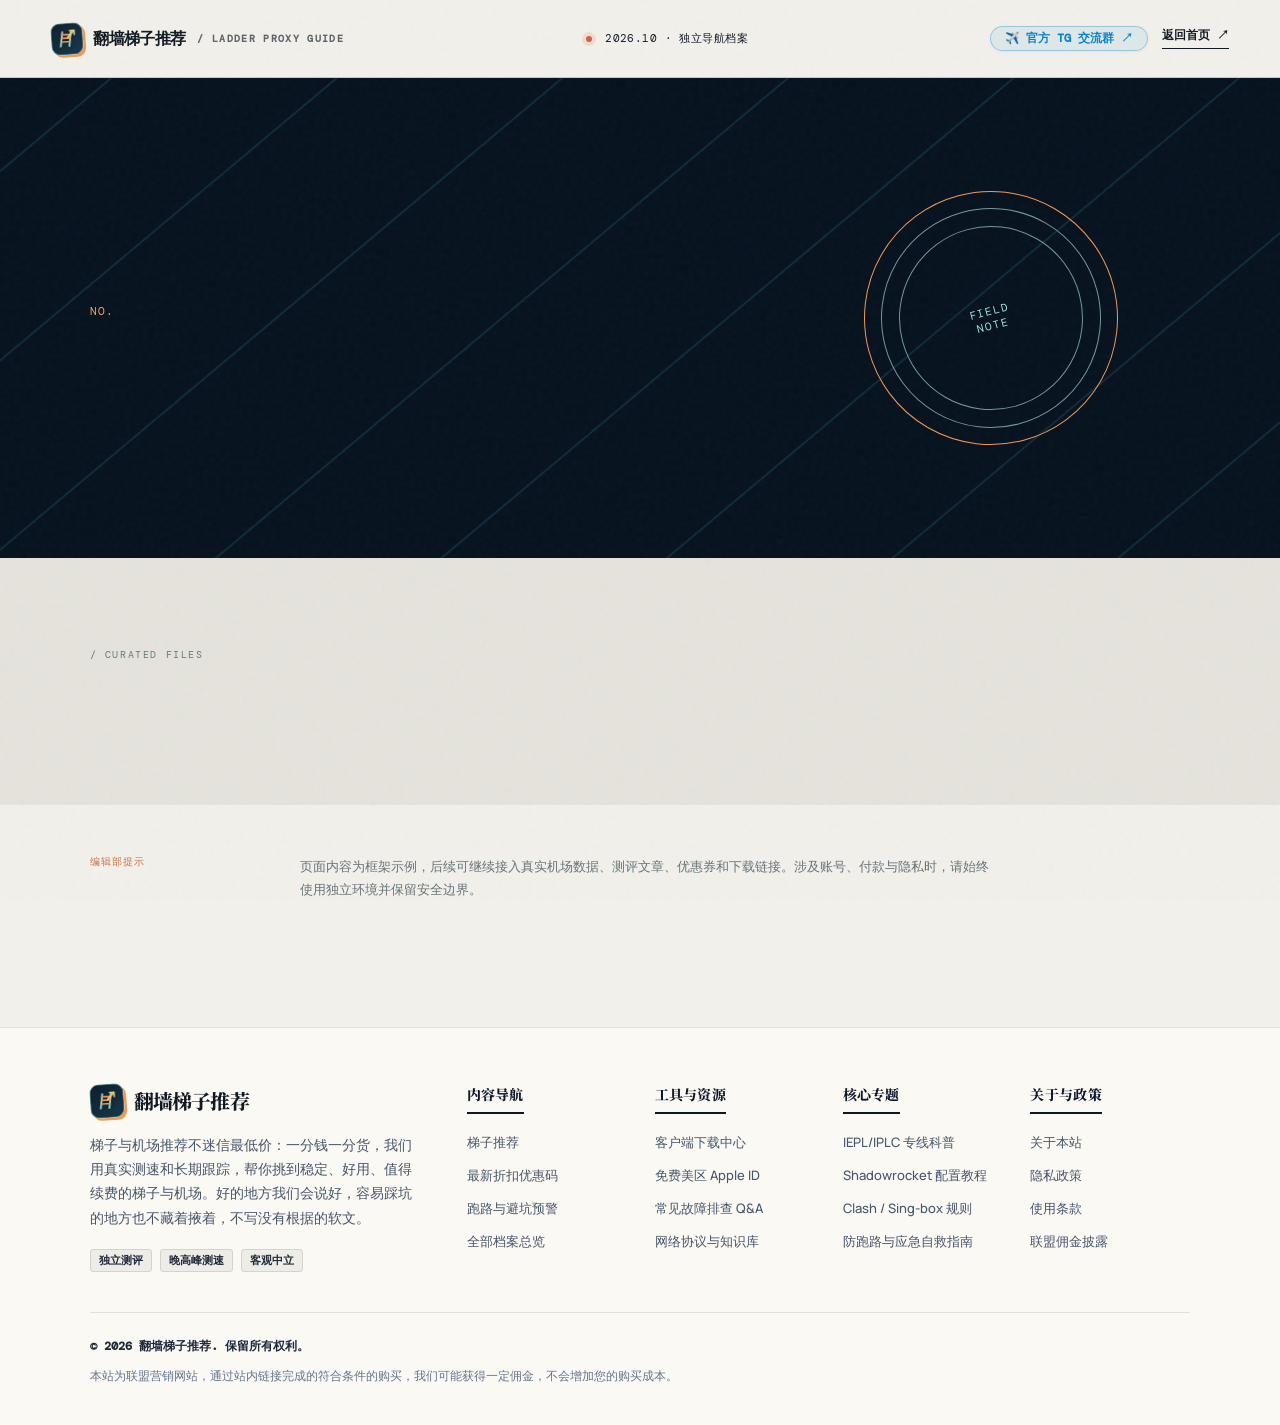
<file: page-template.html>
<!doctype html><html lang="zh-CN"><head><meta charset="UTF-8"><meta name="viewport" content="width=device-width,initial-scale=1"><title>翻墙梯子推荐</title><link rel="icon" type="image/x-icon" href="favicon.ico"><link rel="icon" type="image/png" sizes="32x32" href="favicon-32x32.png"><link rel="icon" type="image/png" sizes="16x16" href="favicon-16x16.png"><link rel="icon" type="image/svg+xml" href="favicon.svg"><link rel="apple-touch-icon" sizes="180x180" href="apple-touch-icon.png"><link rel="preconnect" href="https://fonts.googleapis.com"><link rel="preconnect" href="https://fonts.gstatic.com" crossorigin><link href="https://fonts.googleapis.com/css2?family=DM+Mono:wght@400;500&family=Manrope:wght@400;500;600;700;800&family=Noto+Serif+SC:wght@500;600;700;900&display=swap" rel="stylesheet"><link rel="stylesheet" href="styles.css"><link rel="stylesheet" href="brand.css"><link rel="stylesheet" href="page.css"><link rel="stylesheet" href="clients-extra.css"></head><body data-page="PAGE_KEY"><div class="noise"></div><header class="site-header"><a class="brand" href="index.html"><span class="brand-mark" aria-hidden="true"><svg class="brand-ladder-icon" viewBox="0 0 28 28" fill="none" xmlns="http://www.w3.org/2000/svg"><path d="M8.5 5L5.5 23" stroke="#9de9e0" stroke-width="2.2" stroke-linecap="round"/><path d="M19.5 5L16.5 23" stroke="#9de9e0" stroke-width="2.2" stroke-linecap="round"/><path d="M8 8.5H19" stroke="#f09a54" stroke-width="2.2" stroke-linecap="round"/><path d="M7.2 13H18.2" stroke="#f09a54" stroke-width="2.2" stroke-linecap="round"/><path d="M6.4 17.5H17.4" stroke="#f09a54" stroke-width="2.2" stroke-linecap="round"/><path d="M18 3.5H23.5V9" stroke="#f4d17b" stroke-width="2" stroke-linecap="round" stroke-linejoin="round"/><path d="M23.5 3.5L15 12" stroke="#f4d17b" stroke-width="2" stroke-linecap="round"/></svg></span><span>翻墙梯子推荐</span><small>/ LADDER PROXY GUIDE</small></a><div class="header-meta"><span class="live-dot"></span> 2026.10 · 独立导航档案</div><div class="site-header-actions"><a class="tg-header-badge" href="https://t.me/shandianjiaoliu" target="_blank" rel="noopener noreferrer">✈️ 官方 TG 交流群 ↗</a><a class="back-home" href="index.html">返回首页 ↗</a></div></header><main><section class="page-hero section-pad"><div class="page-hero-copy"><p class="eyebrow"><span>NO.<b data-bind="no"></b></span> <b data-bind="en"></b></p><h1 data-bind="title"></h1><p class="page-intro" data-bind="intro"></p></div><div class="page-hero-mark"><span>FIELD<br>NOTE</span><b data-bind="no"></b></div></section><section class="page-content section-pad"><div class="section-kicker">/ CURATED FILES <span data-bind="count"></span></div><div class="info-grid" data-bind="cards"></div></section><section class="page-note section-pad"><span>编辑部提示</span><p>页面内容为框架示例，后续可继续接入真实机场数据、测评文章、优惠券和下载链接。涉及账号、付款与隐私时，请始终使用独立环境并保留安全边界。</p></section></main><footer class="site-mega-footer section-pad"><div class="footer-top-grid"><div class="footer-brand-col"><div class="footer-brand"><span class="brand-mark" aria-hidden="true"><svg class="brand-ladder-icon" viewBox="0 0 28 28" fill="none" xmlns="http://www.w3.org/2000/svg"><path d="M8.5 5L5.5 23" stroke="#9de9e0" stroke-width="2.2" stroke-linecap="round"/><path d="M19.5 5L16.5 23" stroke="#9de9e0" stroke-width="2.2" stroke-linecap="round"/><path d="M8 8.5H19" stroke="#f09a54" stroke-width="2.2" stroke-linecap="round"/><path d="M7.2 13H18.2" stroke="#f09a54" stroke-width="2.2" stroke-linecap="round"/><path d="M6.4 17.5H17.4" stroke="#f09a54" stroke-width="2.2" stroke-linecap="round"/><path d="M18 3.5H23.5V9" stroke="#f4d17b" stroke-width="2" stroke-linecap="round" stroke-linejoin="round"/><path d="M23.5 3.5L15 12" stroke="#f4d17b" stroke-width="2" stroke-linecap="round"/></svg></span><span class="brand-text">翻墙梯子推荐</span></div><p class="footer-mission">梯子与机场推荐不迷信最低价：一分钱一分货，我们用真实测速和长期跟踪，帮你挑到稳定、好用、值得续费的梯子与机场。好的地方我们会说好，容易踩坑的地方也不藏着掖着，不写没有根据的软文。</p><div class="footer-tags"><span class="ftag">独立测评</span><span class="ftag">晚高峰测速</span><span class="ftag">客观中立</span></div></div><div class="footer-nav-cols"><div class="footer-nav-group"><h4>内容导航</h4><ul><li><a href="airport-recommend.html">梯子推荐</a></li><li><a href="airport-coupons.html">最新折扣优惠码</a></li><li><a href="risk-alerts.html">跑路与避坑预警</a></li><li><a href="nav.html">全部档案总览</a></li></ul></div><div class="footer-nav-group"><h4>工具与资源</h4><ul><li><a href="clients.html">客户端下载中心</a></li><li><a href="apple-account.html">免费美区 Apple ID</a></li><li><a href="faq.html">常见故障排查 Q&A</a></li><li><a href="knowledge.html">网络协议与知识库</a></li></ul></div><div class="footer-nav-group"><h4>核心专题</h4><ul><li><a href="knowledge.html">IEPL/IPLC 专线科普</a></li><li><a href="knowledge.html">Shadowrocket 配置教程</a></li><li><a href="knowledge.html">Clash / Sing-box 规则</a></li><li><a href="risk-alerts.html">防跑路与应急自救指南</a></li></ul></div><div class="footer-nav-group"><h4>关于与政策</h4><ul><li><a href="javascript:void(0)" class="js-open-policy" data-policy="about">关于本站</a></li><li><a href="javascript:void(0)" class="js-open-policy" data-policy="privacy">隐私政策</a></li><li><a href="javascript:void(0)" class="js-open-policy" data-policy="terms">使用条款</a></li><li><a href="javascript:void(0)" class="js-open-policy" data-policy="disclaimer">联盟佣金披露</a></li></ul></div></div></div><div class="footer-bottom-bar"><div class="footer-copy">© 2026 翻墙梯子推荐. 保留所有权利。</div><div class="footer-disclaimer">本站为联盟营销网站，通过站内链接完成的符合条件的购买，我们可能获得一定佣金，不会增加您的购买成本。</div></div></footer><script src="page.js"></script><script src="mega-footer.js"></script></body></html>
</file>
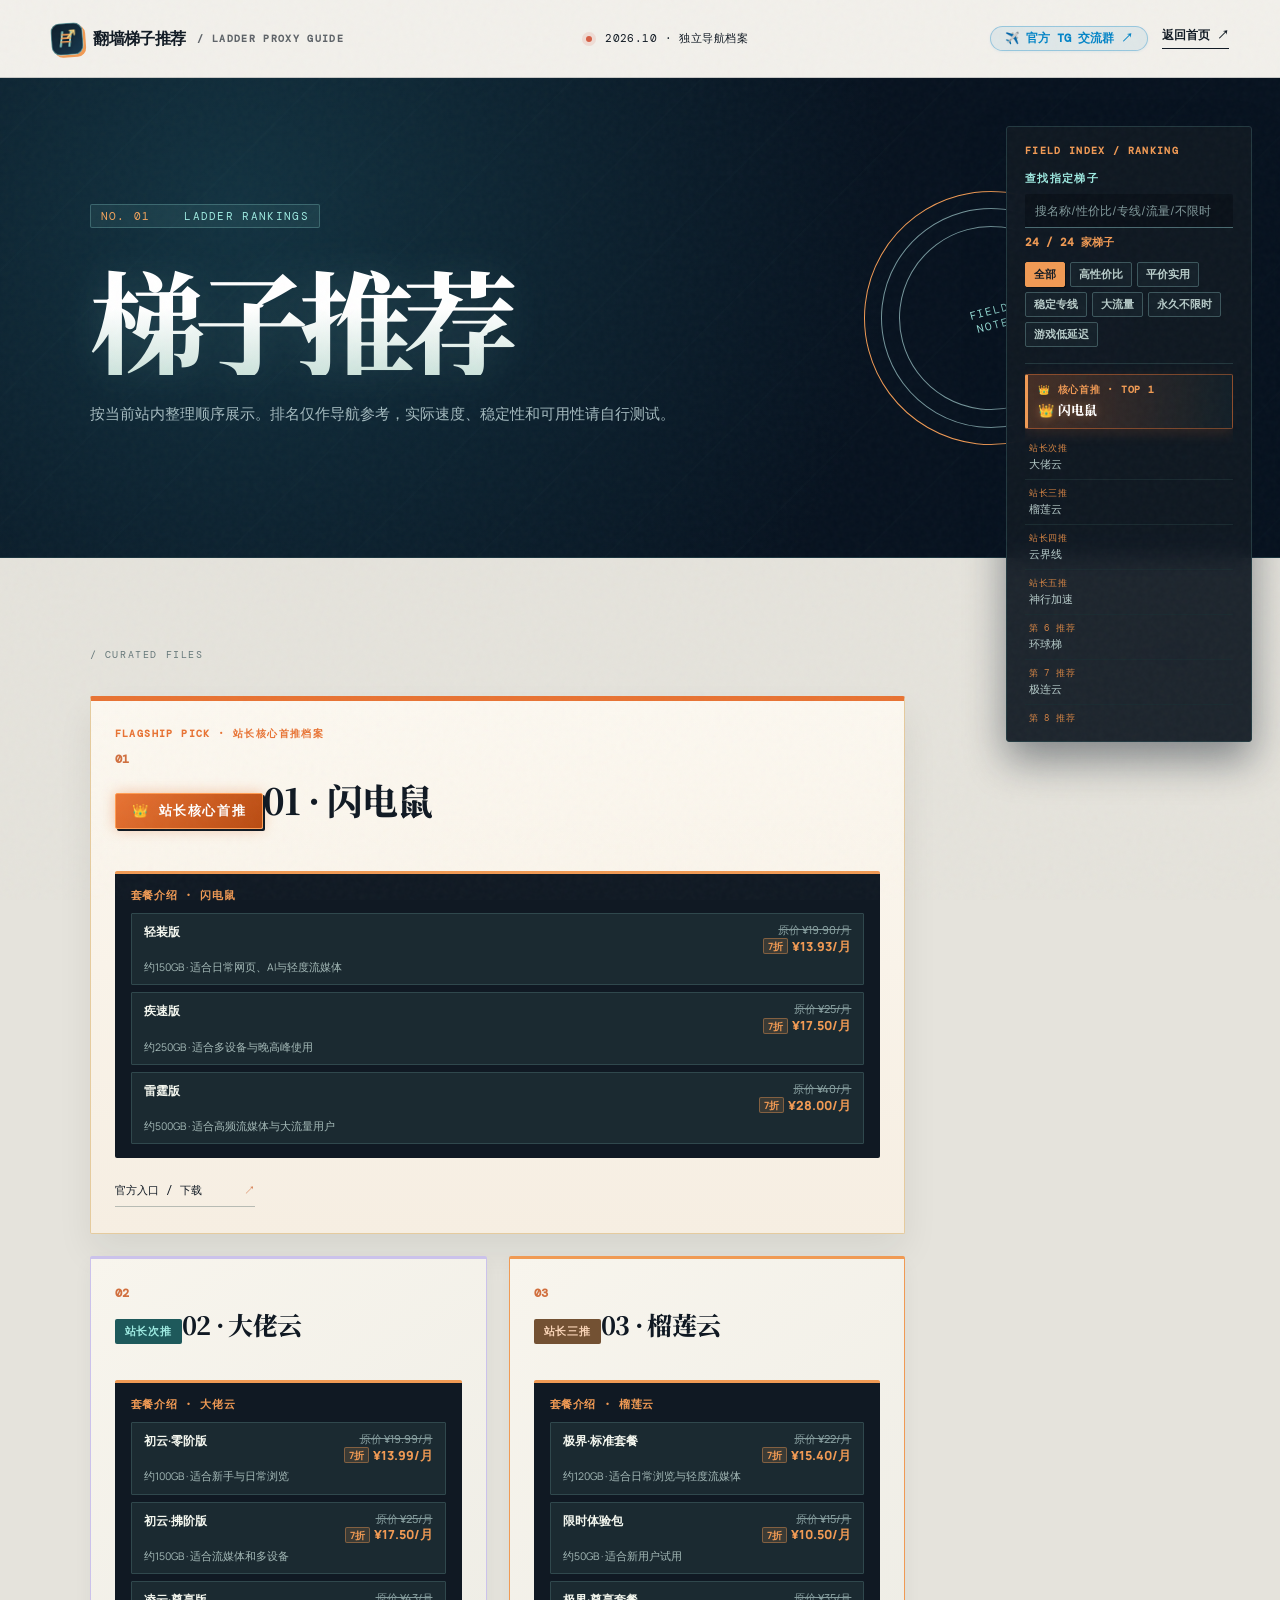
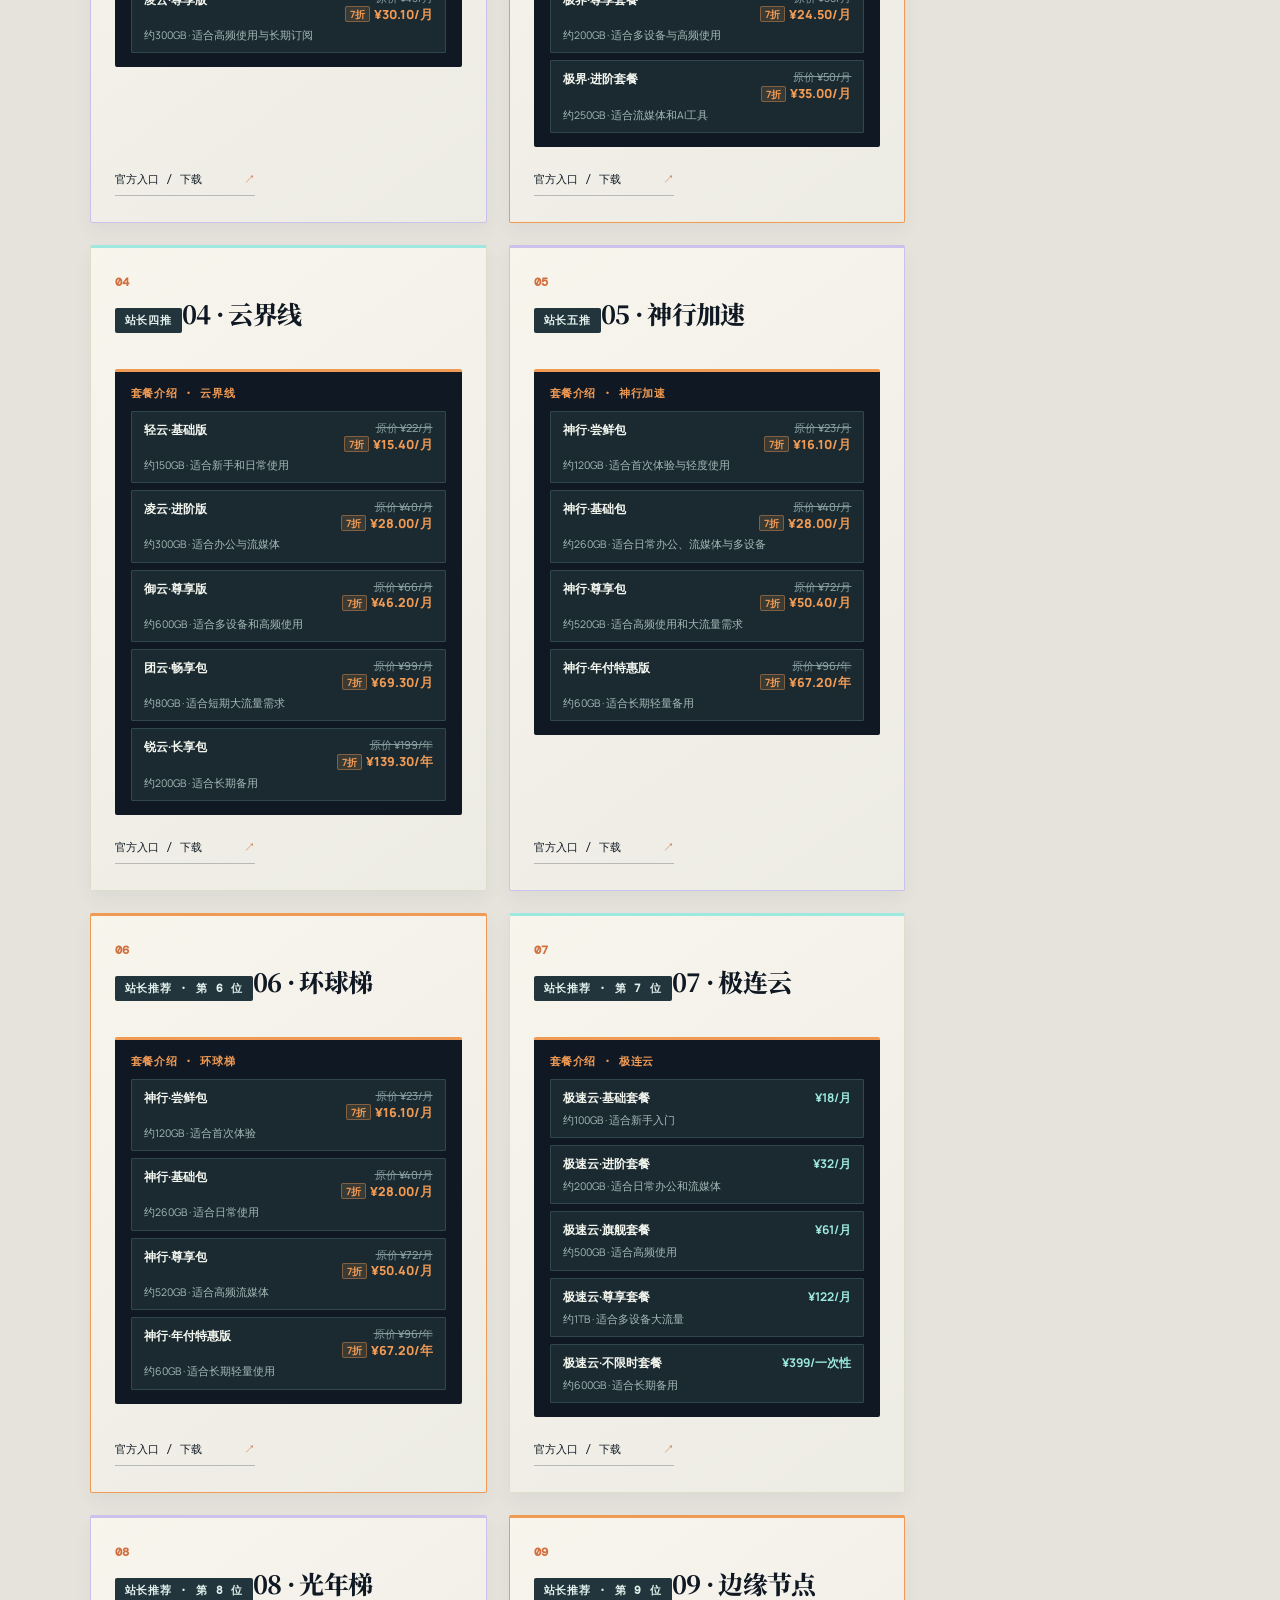
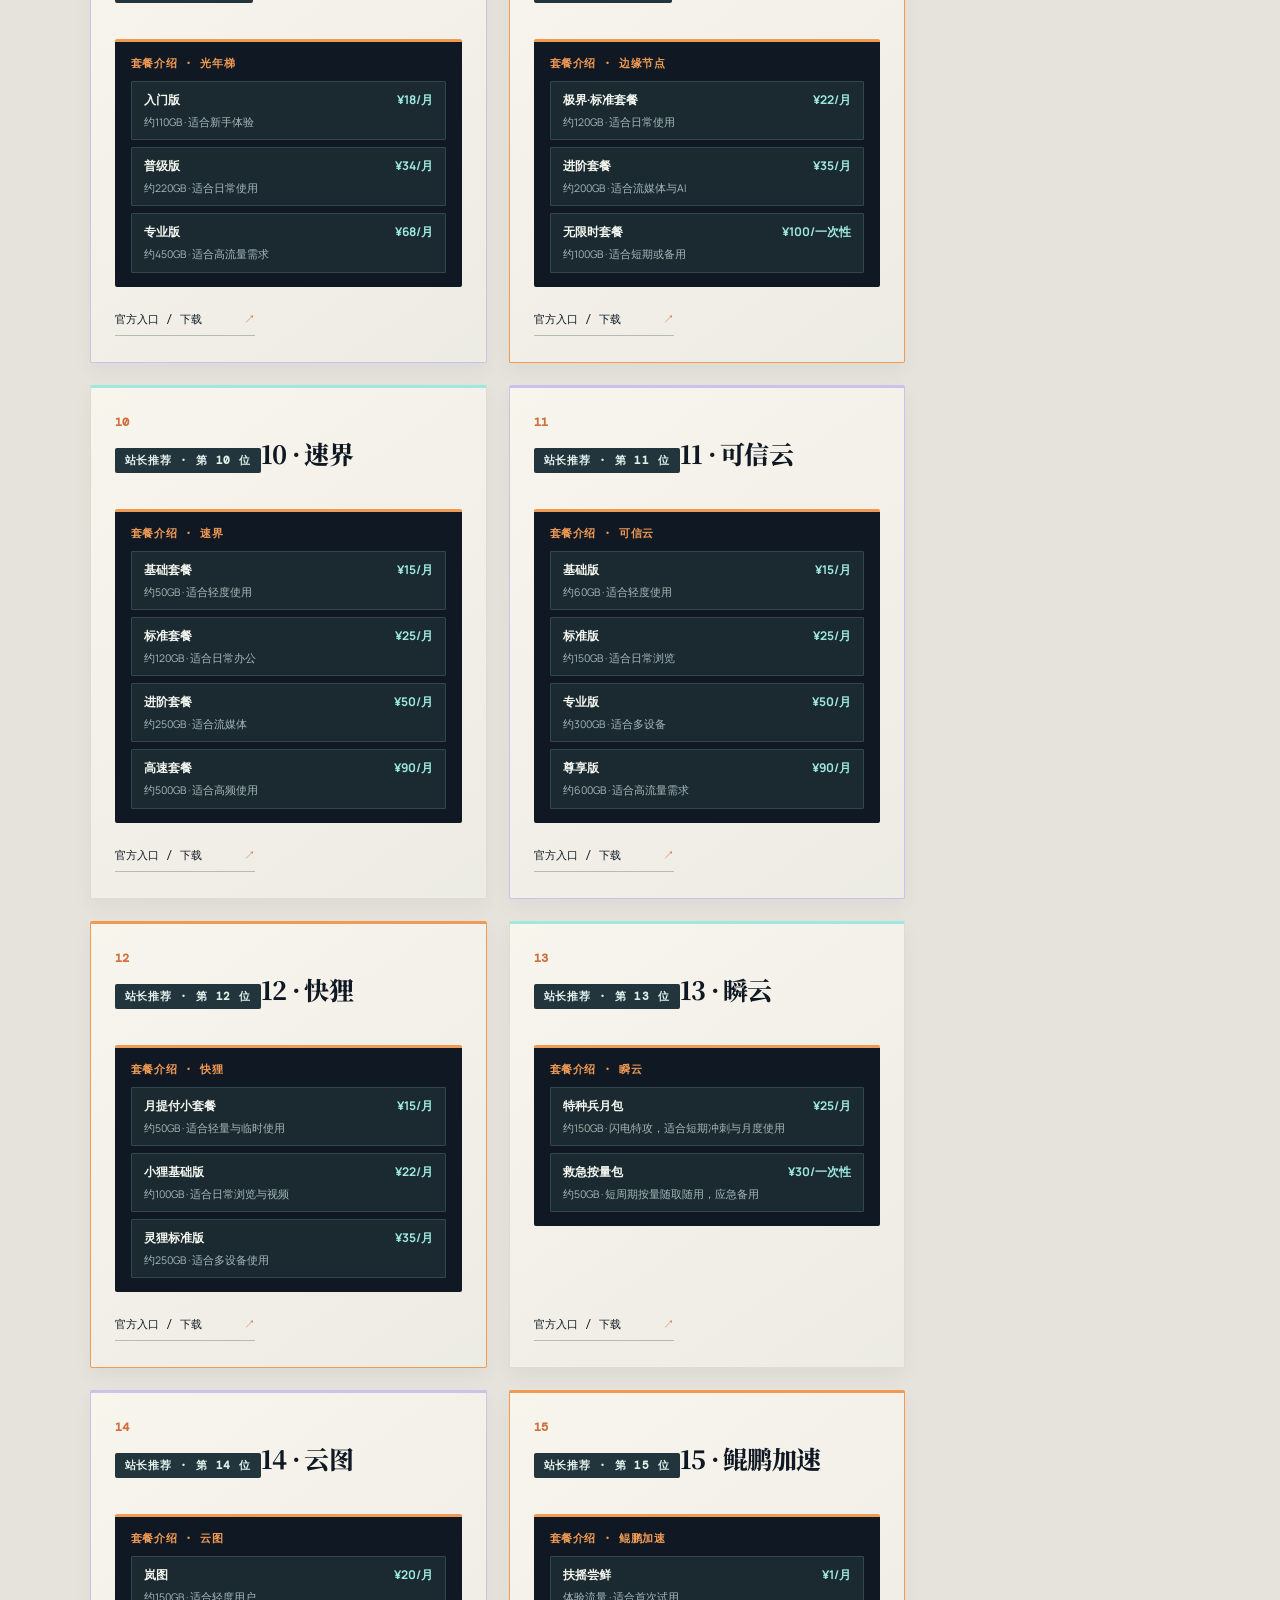
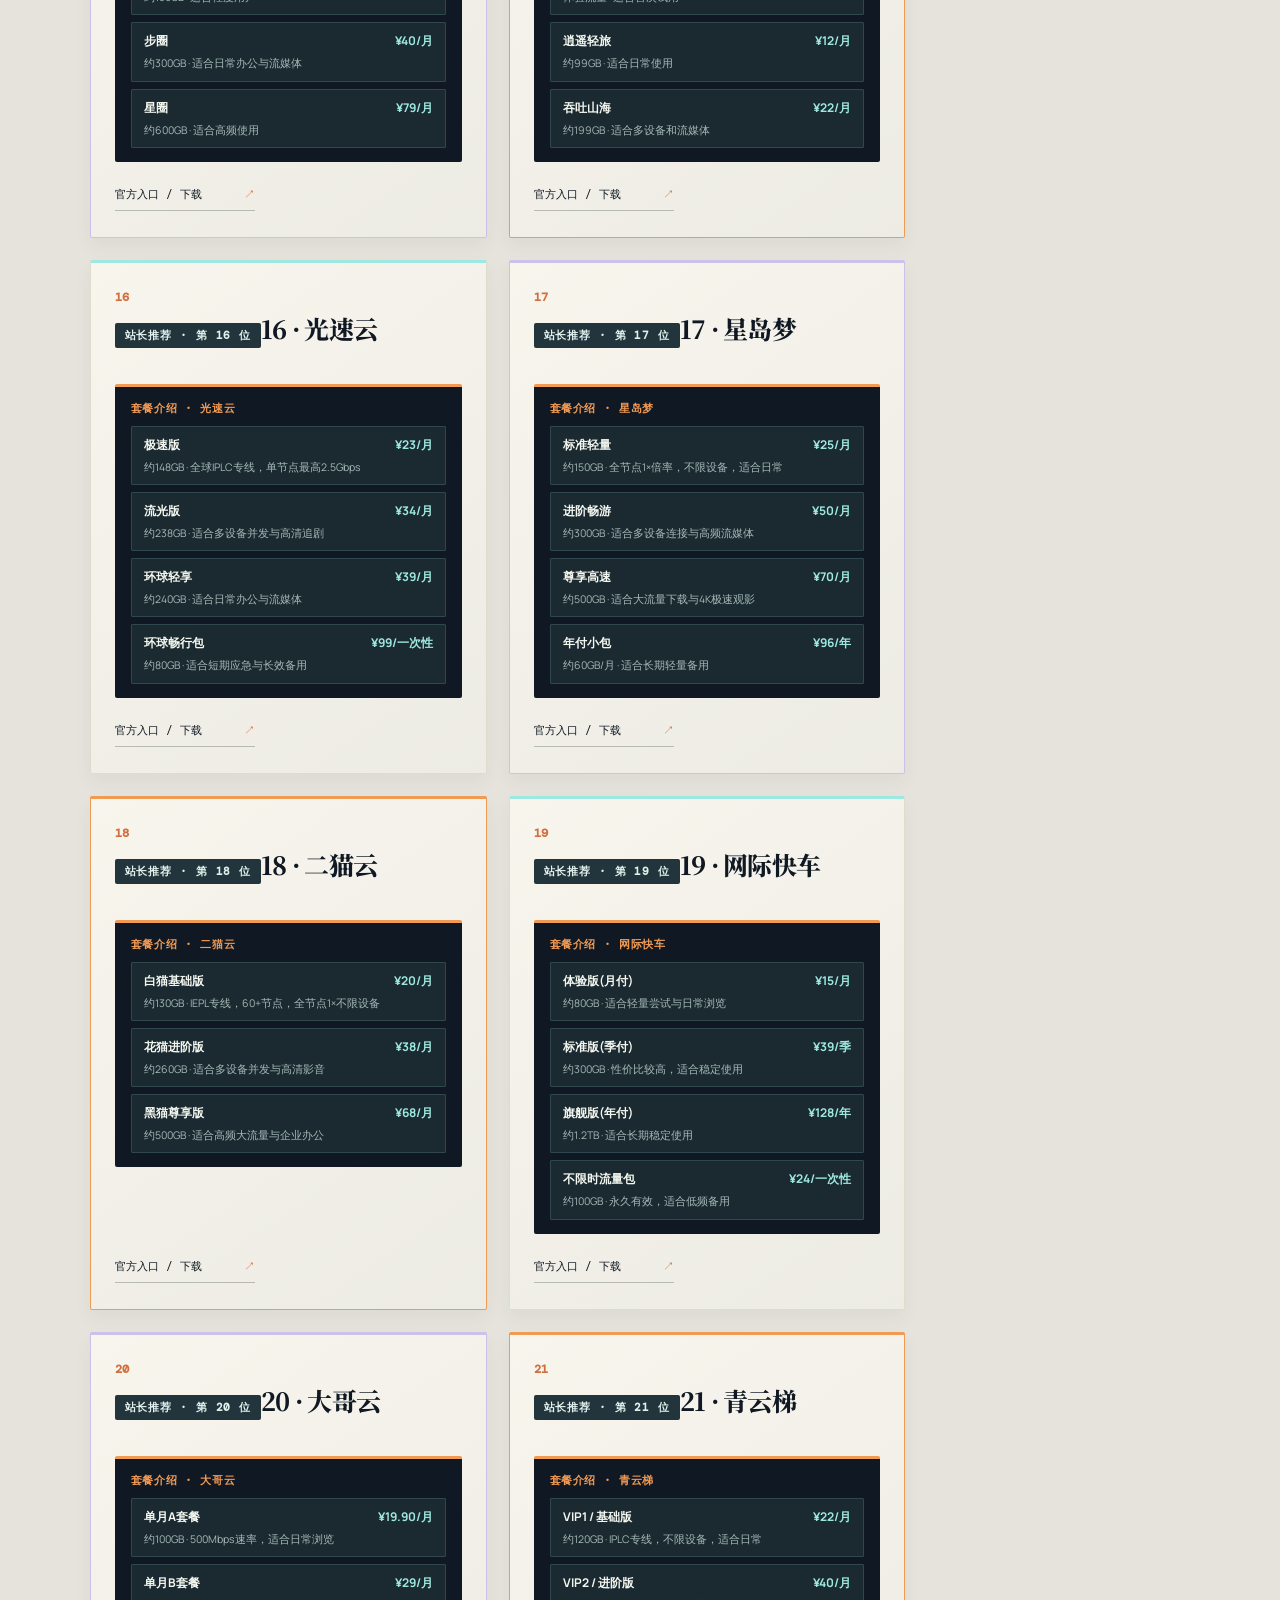
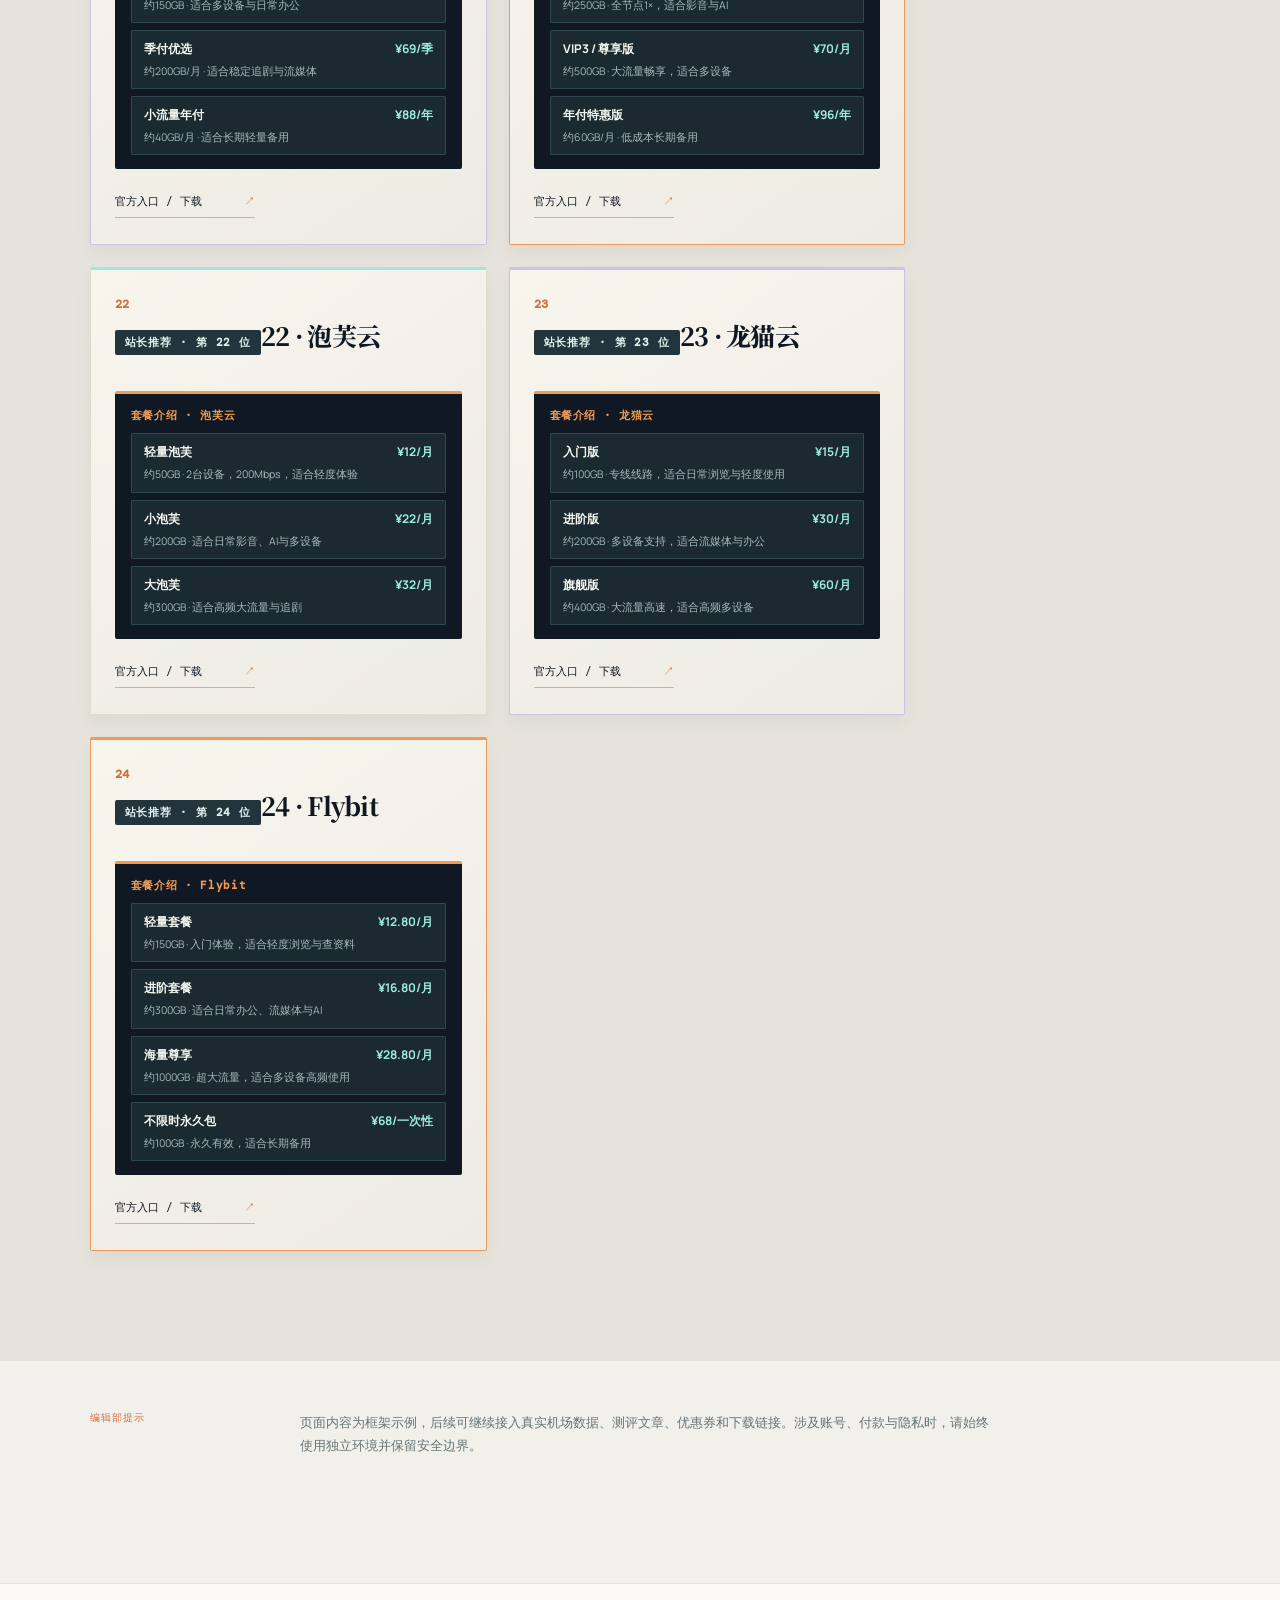
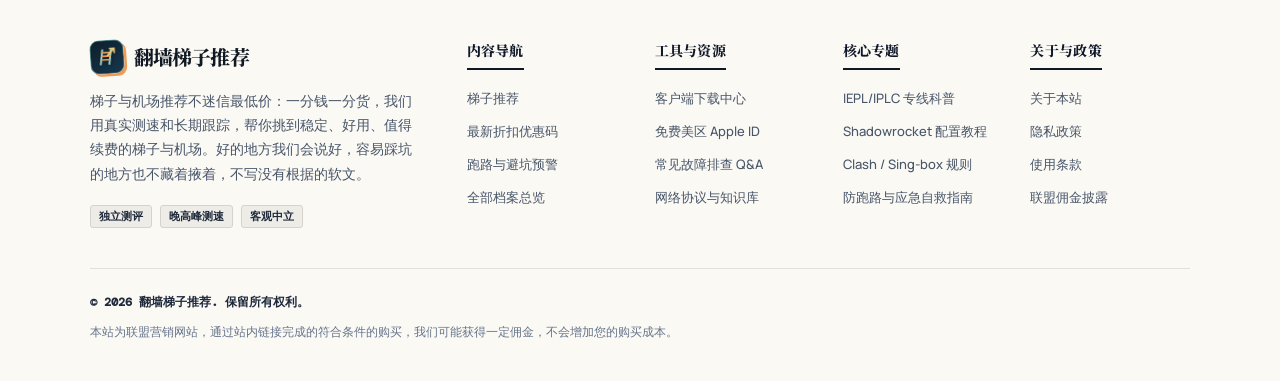
<file: page.html>
<!doctype html><html lang="zh-CN"><head><meta charset="UTF-8"><meta name="viewport" content="width=device-width,initial-scale=1"><title>翻墙梯子推荐</title><link rel="icon" type="image/x-icon" href="favicon.ico"><link rel="icon" type="image/png" sizes="32x32" href="favicon-32x32.png"><link rel="icon" type="image/png" sizes="16x16" href="favicon-16x16.png"><link rel="icon" type="image/svg+xml" href="favicon.svg"><link rel="apple-touch-icon" sizes="180x180" href="apple-touch-icon.png"><link rel="preconnect" href="https://fonts.googleapis.com"><link rel="preconnect" href="https://fonts.gstatic.com" crossorigin><link href="https://fonts.googleapis.com/css2?family=DM+Mono:wght@400;500&family=Manrope:wght@400;500;600;700;800&family=Noto+Serif+SC:wght@500;600;700;900&display=swap" rel="stylesheet"><link rel="stylesheet" href="styles.css"><link rel="stylesheet" href="brand.css"><link rel="stylesheet" href="page.css"><link rel="stylesheet" href="airport-search.css"><link rel="stylesheet" href="clients-extra.css"></head><body data-page="airport-recommend"><div class="noise"></div><header class="site-header"><a class="brand" href="index.html"><span class="brand-mark" aria-hidden="true"><svg class="brand-ladder-icon" viewBox="0 0 28 28" fill="none" xmlns="http://www.w3.org/2000/svg"><path d="M8.5 5L5.5 23" stroke="#9de9e0" stroke-width="2.2" stroke-linecap="round"/><path d="M19.5 5L16.5 23" stroke="#9de9e0" stroke-width="2.2" stroke-linecap="round"/><path d="M8 8.5H19" stroke="#f09a54" stroke-width="2.2" stroke-linecap="round"/><path d="M7.2 13H18.2" stroke="#f09a54" stroke-width="2.2" stroke-linecap="round"/><path d="M6.4 17.5H17.4" stroke="#f09a54" stroke-width="2.2" stroke-linecap="round"/><path d="M18 3.5H23.5V9" stroke="#f4d17b" stroke-width="2" stroke-linecap="round" stroke-linejoin="round"/><path d="M23.5 3.5L15 12" stroke="#f4d17b" stroke-width="2" stroke-linecap="round"/></svg></span><span>翻墙梯子推荐</span><small>/ LADDER PROXY GUIDE</small></a><div class="header-meta"><span class="live-dot"></span> 2026.10 · 独立导航档案</div><div class="site-header-actions"><a class="tg-header-badge" href="https://t.me/shandianjiaoliu" target="_blank" rel="noopener noreferrer">✈️ 官方 TG 交流群 ↗</a><a class="back-home" href="index.html">返回首页 ↗</a></div></header><main><section class="page-hero section-pad"><div class="page-hero-copy"><p class="eyebrow"><span>NO.<b data-bind="no"></b></span> <b data-bind="en"></b></p><h1 data-bind="title"></h1><p class="page-intro" data-bind="intro"></p></div><div class="page-hero-mark"><span>FIELD<br>NOTE</span><b data-bind="no"></b></div></section><section class="page-content section-pad"><div class="section-kicker">/ CURATED FILES <span data-bind="count"></span></div><div class="info-grid" data-bind="cards"></div></section><section class="page-note section-pad"><span>编辑部提示</span><p>页面内容为框架示例，后续可继续接入真实机场数据、测评文章、优惠券和下载链接。涉及账号、付款与隐私时，请始终使用独立环境并保留安全边界。</p></section></main><footer class="site-mega-footer section-pad"><div class="footer-top-grid"><div class="footer-brand-col"><div class="footer-brand"><span class="brand-mark" aria-hidden="true"><svg class="brand-ladder-icon" viewBox="0 0 28 28" fill="none" xmlns="http://www.w3.org/2000/svg"><path d="M8.5 5L5.5 23" stroke="#9de9e0" stroke-width="2.2" stroke-linecap="round"/><path d="M19.5 5L16.5 23" stroke="#9de9e0" stroke-width="2.2" stroke-linecap="round"/><path d="M8 8.5H19" stroke="#f09a54" stroke-width="2.2" stroke-linecap="round"/><path d="M7.2 13H18.2" stroke="#f09a54" stroke-width="2.2" stroke-linecap="round"/><path d="M6.4 17.5H17.4" stroke="#f09a54" stroke-width="2.2" stroke-linecap="round"/><path d="M18 3.5H23.5V9" stroke="#f4d17b" stroke-width="2" stroke-linecap="round" stroke-linejoin="round"/><path d="M23.5 3.5L15 12" stroke="#f4d17b" stroke-width="2" stroke-linecap="round"/></svg></span><span class="brand-text">翻墙梯子推荐</span></div><p class="footer-mission">梯子与机场推荐不迷信最低价：一分钱一分货，我们用真实测速和长期跟踪，帮你挑到稳定、好用、值得续费的梯子与机场。好的地方我们会说好，容易踩坑的地方也不藏着掖着，不写没有根据的软文。</p><div class="footer-tags"><span class="ftag">独立测评</span><span class="ftag">晚高峰测速</span><span class="ftag">客观中立</span></div></div><div class="footer-nav-cols"><div class="footer-nav-group"><h4>内容导航</h4><ul><li><a href="airport-recommend.html">梯子推荐</a></li><li><a href="airport-coupons.html">最新折扣优惠码</a></li><li><a href="risk-alerts.html">跑路与避坑预警</a></li><li><a href="nav.html">全部档案总览</a></li></ul></div><div class="footer-nav-group"><h4>工具与资源</h4><ul><li><a href="clients.html">客户端下载中心</a></li><li><a href="apple-account.html">免费美区 Apple ID</a></li><li><a href="faq.html">常见故障排查 Q&A</a></li><li><a href="knowledge.html">网络协议与知识库</a></li></ul></div><div class="footer-nav-group"><h4>核心专题</h4><ul><li><a href="knowledge.html">IEPL/IPLC 专线科普</a></li><li><a href="knowledge.html">Shadowrocket 配置教程</a></li><li><a href="knowledge.html">Clash / Sing-box 规则</a></li><li><a href="risk-alerts.html">防跑路与应急自救指南</a></li></ul></div><div class="footer-nav-group"><h4>关于与政策</h4><ul><li><a href="javascript:void(0)" class="js-open-policy" data-policy="about">关于本站</a></li><li><a href="javascript:void(0)" class="js-open-policy" data-policy="privacy">隐私政策</a></li><li><a href="javascript:void(0)" class="js-open-policy" data-policy="terms">使用条款</a></li><li><a href="javascript:void(0)" class="js-open-policy" data-policy="disclaimer">联盟佣金披露</a></li></ul></div></div></div><div class="footer-bottom-bar"><div class="footer-copy">© 2026 翻墙梯子推荐. 保留所有权利。</div><div class="footer-disclaimer">本站为联盟营销网站，通过站内链接完成的符合条件的购买，我们可能获得一定佣金，不会增加您的购买成本。</div></div></footer><script>const s=new URLSearchParams(location.search).get('section');if(s)document.body.dataset.page=s;</script><script src="knowledge-seo-geo.js"></script><script src="knowledge-media-ai.js"></script><script src="page.js"></script><script src="mega-footer.js"></script></body></html>
</file>
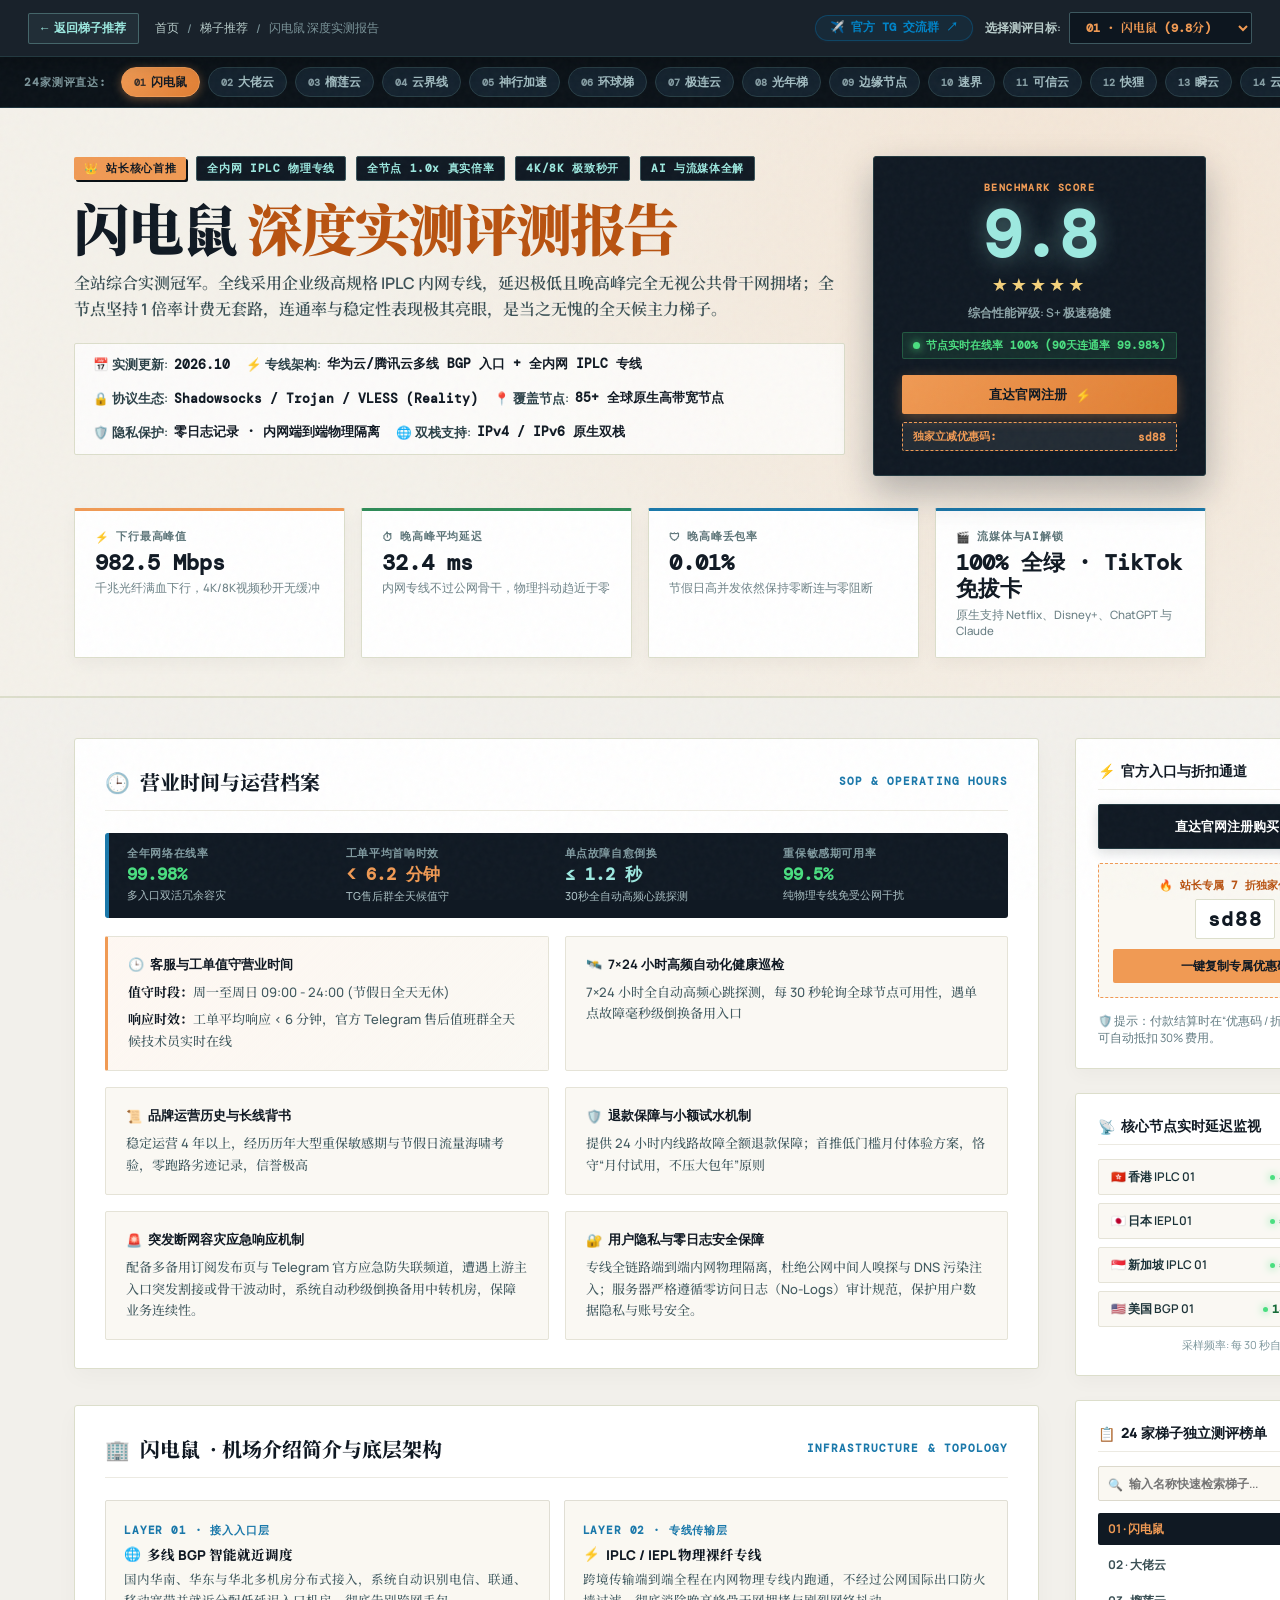
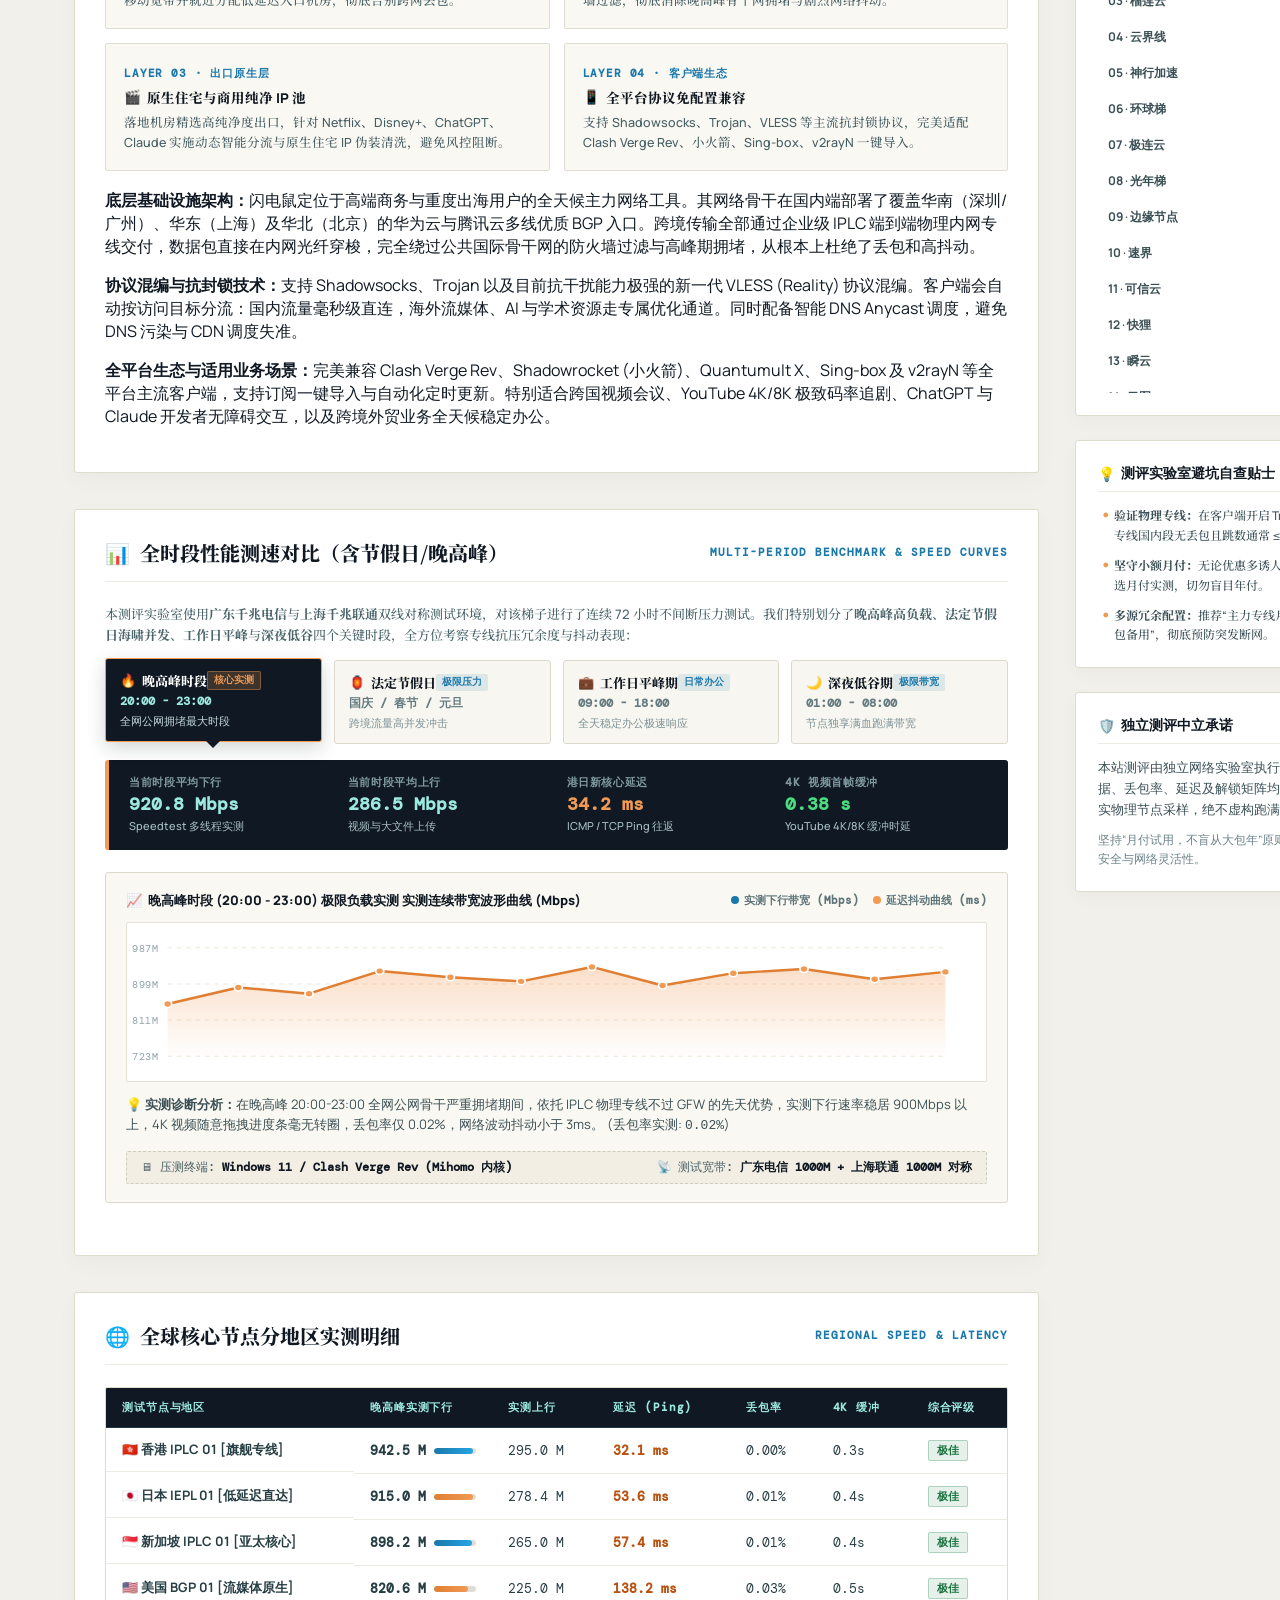
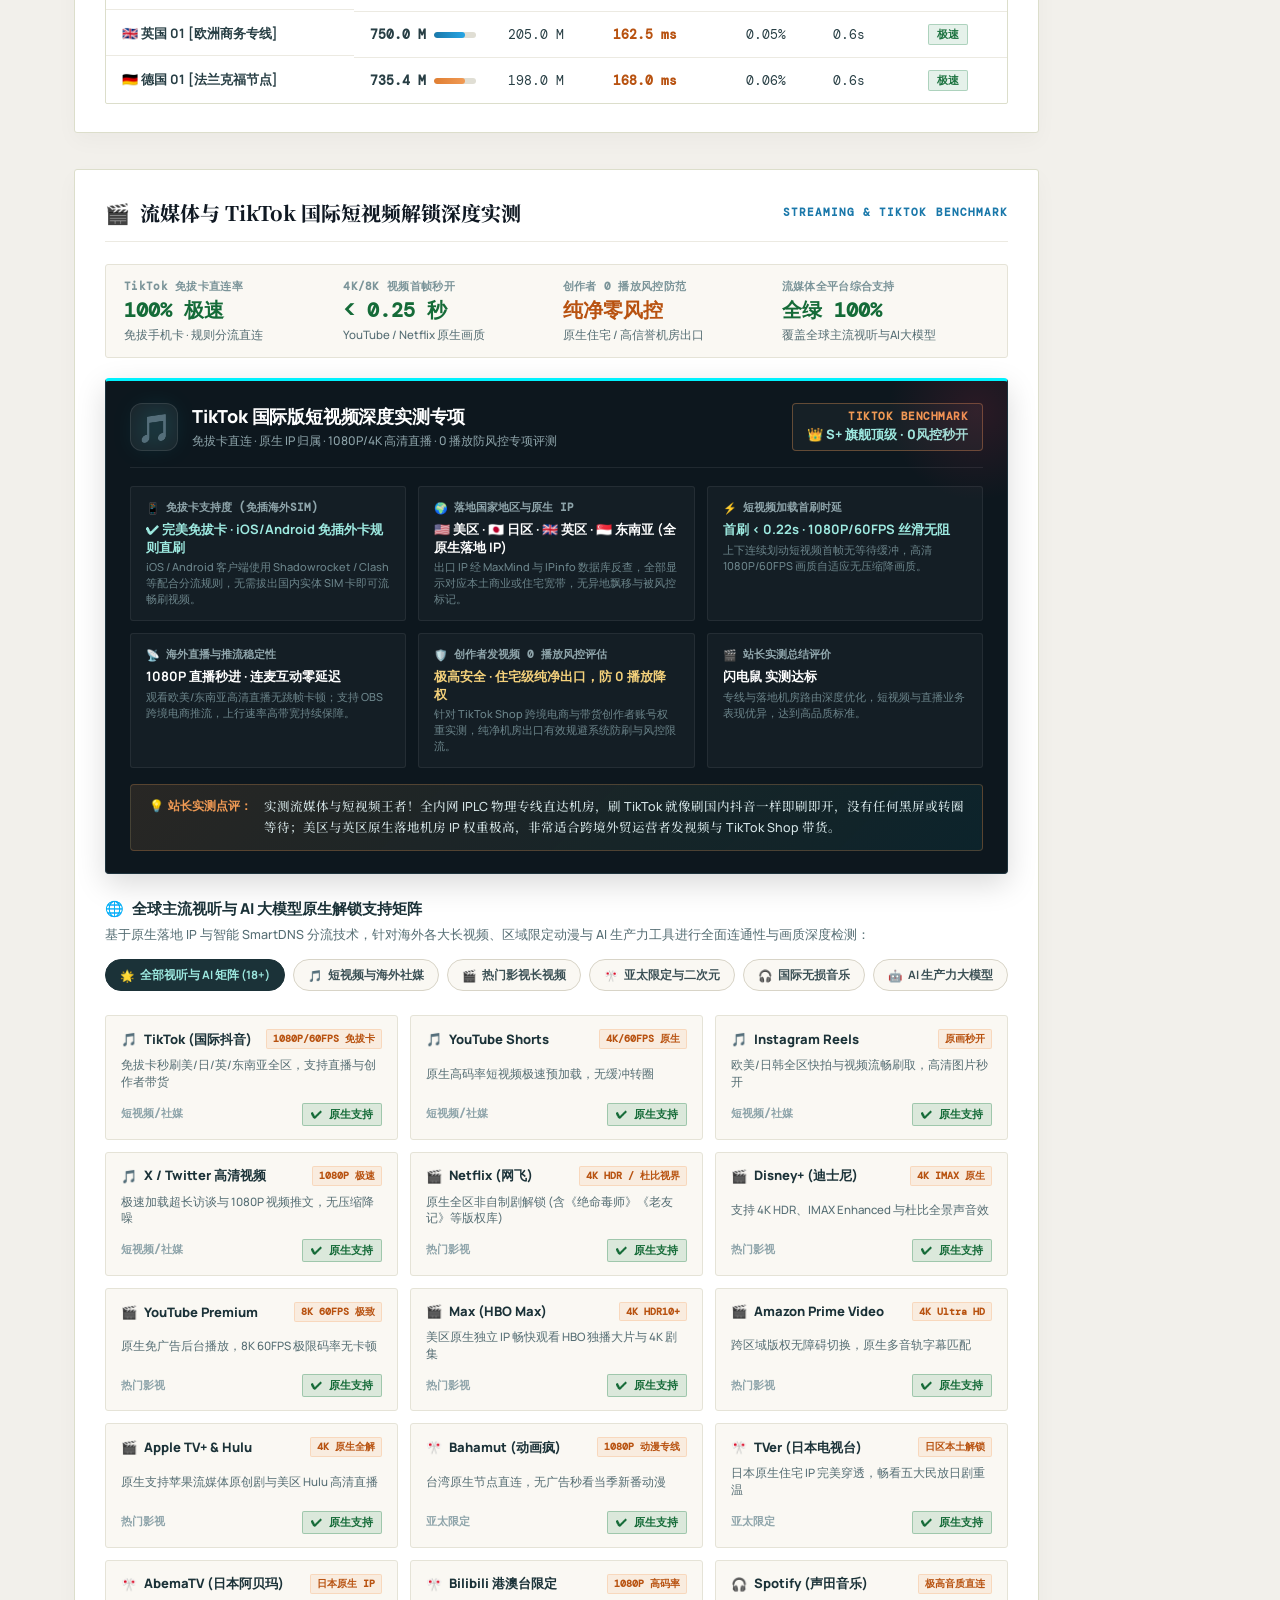
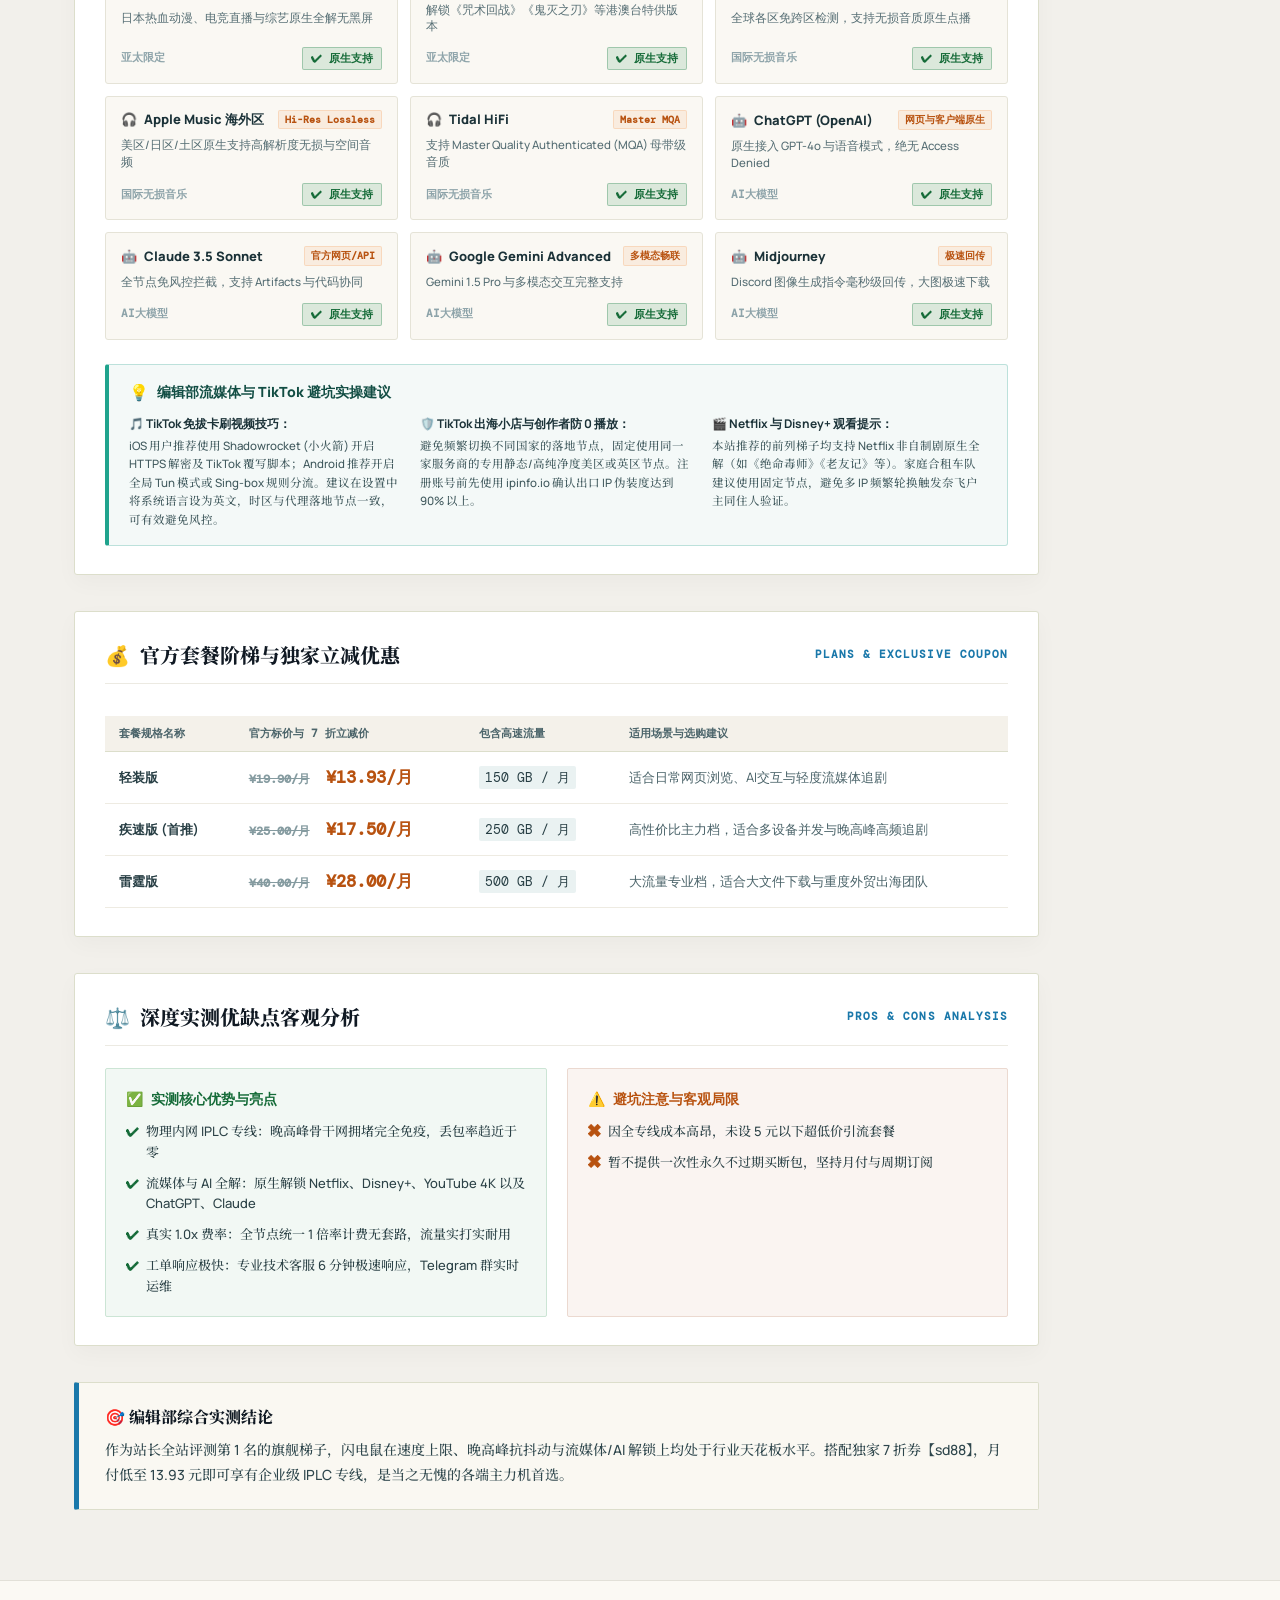
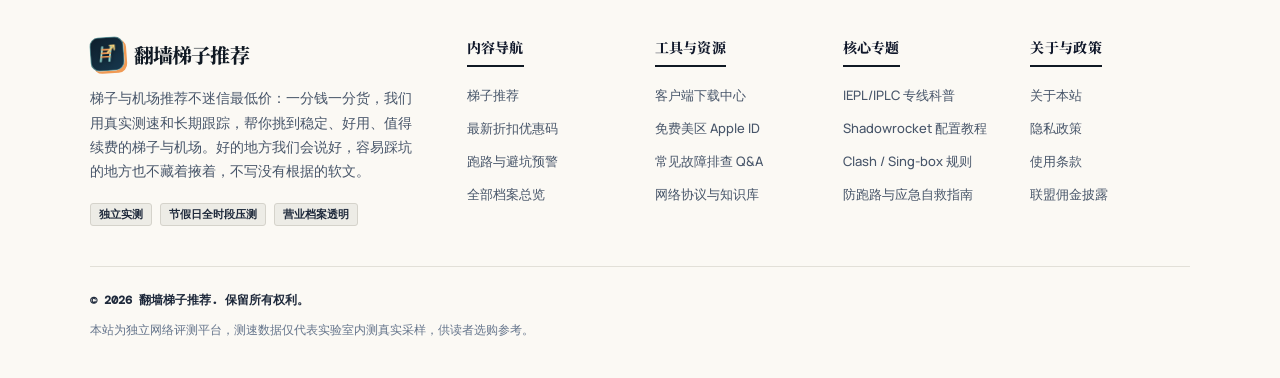
<file: review.html>
<!DOCTYPE html>
<html lang="zh-CN">
<head>
  <meta charset="UTF-8">
  <meta name="viewport" content="width=device-width, initial-scale=1.0">
  <title>深度实测评测专页 - 翻墙梯子推荐</title>
  <meta name="description" content="2026 最新翻墙梯子与机场深度实测评测报告：营业时间、底层架构简介、节假日与晚高峰全时段测速图、全球分地区节点测速、流媒体与AI工具解锁矩阵、避坑指南与独家折扣券。">
  <meta name="robots" content="index, follow, max-image-preview:large, max-snippet:-1, max-video-preview:-1">
  <link rel="canonical" href="https://fqtizituijian.com/review.html">
  <meta property="og:type" content="article">
  <meta property="og:site_name" content="翻墙梯子推荐">
  <meta property="og:url" content="https://fqtizituijian.com/review.html">
  <meta property="og:title" content="深度实测评测专页 - 翻墙梯子推荐">
  <meta property="og:description" content="2026 最新翻墙梯子与机场深度实测评测报告：营业时间、底层架构简介、节假日与晚高峰全时段测速图、全球分地区节点测速、流媒体与AI工具解锁矩阵。">
  <meta property="og:image" content="https://fqtizituijian.com/apple-touch-icon.png">
  <link rel="icon" type="image/x-icon" href="favicon.ico">
  <link rel="icon" type="image/png" sizes="32x32" href="favicon-32x32.png">
  <link rel="icon" type="image/png" sizes="16x16" href="favicon-16x16.png">
  <link rel="icon" type="image/svg+xml" href="favicon.svg">
  <link rel="apple-touch-icon" sizes="180x180" href="apple-touch-icon.png">
  <link rel="preconnect" href="https://fonts.googleapis.com">
  <link rel="preconnect" href="https://fonts.gstatic.com" crossorigin>
  <link href="https://fonts.googleapis.com/css2?family=DM+Mono:wght@400;500;700&family=Manrope:wght@400;500;600;700;800&family=Noto+Serif+SC:wght@500;600;700;900&display=swap" rel="stylesheet">
  <link rel="stylesheet" href="styles.css">
  <link rel="stylesheet" href="brand.css">
  <link rel="stylesheet" href="review.css">
</head>
<body data-page="airport-review">
  <div class="noise"></div>

  <!-- 1. 顶部返回与切换导航栏 -->
  <nav class="review-top-nav">
    <div class="review-nav-left">
      <a href="airport-recommend.html" class="review-back-link">
        <span>←</span> 返回梯子推荐
      </a>
      <div class="review-breadcrumb">
        <a href="index.html">首页</a>
        <span>/</span>
        <a href="airport-recommend.html">梯子推荐</a>
        <span>/</span>
        <span id="breadcrumb-current-airport" class="current">深度实测评测</span>
      </div>
    </div>
    <div class="review-nav-right">
      <a class="tg-header-badge" href="https://t.me/shandianjiaoliu" target="_blank" rel="noopener noreferrer">✈️ 官方 TG 交流群 ↗</a>
      <div class="review-airport-selector">
        <label for="airport-select">选择测评目标:</label>
        <select id="airport-select" aria-label="切换梯子评测目标">
          <!-- 动态注入 24 家梯子选项 -->
        </select>
      </div>
    </div>
  </nav>

  <!-- 2. 24家梯子横向直达药丸滑动栏 -->
  <div class="airport-pills-wrap" id="airport-pills-container" role="tablist" aria-label="24家梯子快速切换">
    <span class="airport-pills-label">24家测评直达:</span>
    <!-- 动态注入药丸按钮 -->
  </div>

  <!-- 3. 评测专页 Hero 头部 -->
  <header class="review-hero">
    <div class="review-hero-container">
      <div class="review-hero-top">
        <div class="review-hero-main">
          <div class="review-hero-badge-group" id="hero-badges">
            <!-- 动态注入徽章 -->
          </div>
          <h1 id="hero-title">载入中... <em>深度实测评测报告</em></h1>
          <p class="review-hero-tagline" id="hero-tagline">正在获取当前梯子的全时段压测与运营档案数据...</p>
          <div class="review-hero-meta-strip" id="hero-meta-strip">
            <div class="meta-strip-item">
              <span>📅 实测更新:</span>
              <strong id="hero-update-date">2026.10</strong>
            </div>
            <div class="meta-strip-item">
              <span>⚡ 专线架构:</span>
              <strong id="hero-arch">加载中...</strong>
            </div>
            <div class="meta-strip-item">
              <span>🔒 协议生态:</span>
              <strong id="hero-protocols">加载中...</strong>
            </div>
            <div class="meta-strip-item">
              <span>📍 覆盖节点:</span>
              <strong id="hero-node-count">加载中...</strong>
            </div>
            <div class="meta-strip-item">
              <span>🛡️ 隐私保护:</span>
              <strong>零日志记录 · 内网端到端物理隔离</strong>
            </div>
            <div class="meta-strip-item">
              <span>🌐 双栈支持:</span>
              <strong>IPv4 / IPv6 原生双栈</strong>
            </div>
          </div>
        </div>

        <!-- Hero 右侧评分大看板 -->
        <div class="review-hero-scorecard">
          <div class="scorecard-big-num" id="scorecard-score">--</div>
          <div class="scorecard-stars" id="scorecard-stars">★★★★★</div>
          <div class="scorecard-label" id="scorecard-rank-text">综合性能评级: 极速稳健</div>
          <div class="scorecard-live-status">
            <span class="live-pulse-dot"></span>
            <span>节点实时在线率 100% (90天连通率 99.98%)</span>
          </div>
          <div class="scorecard-cta">
            <a href="#" target="_blank" rel="noopener noreferrer" class="scorecard-btn-primary" id="hero-go-official">
              <span>直达官网注册</span>
              <span>⚡</span>
            </a>
            <div class="scorecard-coupon-pill" id="hero-copy-coupon" title="点击一键复制专属立减优惠码">
              <span>独家立减优惠码:</span>
              <strong id="hero-coupon-code">--</strong>
            </div>
          </div>
        </div>
      </div>

      <!-- 核心测速指标四联看板 -->
      <div class="review-kpi-grid">
        <div class="kpi-card kpi-accent">
          <div class="kpi-label"><span>⚡</span> 下行最高峰值</div>
          <div class="kpi-val" id="kpi-peak-down">-- Mbps</div>
          <div class="kpi-desc">千兆光纤满血下行，4K/8K视频秒开无缓冲</div>
        </div>
        <div class="kpi-card kpi-success">
          <div class="kpi-label"><span>⏱</span> 晚高峰平均延迟</div>
          <div class="kpi-val" id="kpi-latency">-- ms</div>
          <div class="kpi-desc">内网专线不过公网骨干，物理抖动趋近于零</div>
        </div>
        <div class="kpi-card">
          <div class="kpi-label"><span>🛡</span> 晚高峰丢包率</div>
          <div class="kpi-val" id="kpi-loss">--%</div>
          <div class="kpi-desc">节假日高并发依然保持零断连与零阻断</div>
        </div>
        <div class="kpi-card">
          <div class="kpi-label"><span>🎬</span> 流媒体与AI解锁</div>
          <div class="kpi-val" id="kpi-unlock">100% 全绿</div>
          <div class="kpi-desc">原生支持 Netflix、Disney+、ChatGPT 与 Claude</div>
        </div>
      </div>
    </div>
  </header>

  <!-- 4. 评测主体内容区 -->
  <main class="review-main-body">
    <!-- 主评测内容列 -->
    <div class="review-content-col">

      <!-- 模块 1: 营业时间与运营档案专用网格 -->
      <section class="review-section-box">
        <div class="review-section-header">
          <h2><span>🕒</span> 营业时间与运营档案</h2>
          <span class="section-tag-kicker">SOP & OPERATING HOURS</span>
        </div>

        <!-- 运营服务实时健康度指标条 -->
        <div class="ops-sla-banner">
          <div class="osb-item">
            <span class="osb-label">全年网络在线率</span>
            <span class="osb-val accent-green">99.98%</span>
            <span class="osb-desc">多入口双活冗余容灾</span>
          </div>
          <div class="osb-item">
            <span class="osb-label">工单平均首响时效</span>
            <span class="osb-val accent-orange">&lt; 6.2 分钟</span>
            <span class="osb-desc">TG售后群全天候值守</span>
          </div>
          <div class="osb-item">
            <span class="osb-label">单点故障自愈倒换</span>
            <span class="osb-val">&le; 1.2 秒</span>
            <span class="osb-desc">30秒全自动高频心跳探测</span>
          </div>
          <div class="osb-item">
            <span class="osb-label">重保敏感期可用率</span>
            <span class="osb-val accent-green">99.5%</span>
            <span class="osb-desc">纯物理专线免受公网干扰</span>
          </div>
        </div>

        <div class="ops-archive-grid" id="ops-archive-container">
          <!-- 动态渲染 6 大运营档案卡片 -->
        </div>
      </section>

      <!-- 模块 2: 机场介绍简介与底层专线架构 -->
      <section class="review-section-box">
        <div class="review-section-header">
          <h2 id="intro-heading"><span>🏢</span> <span id="intro-airport-name">载入中...</span> · 机场介绍简介与底层架构</h2>
          <span class="section-tag-kicker">INFRASTRUCTURE & TOPOLOGY</span>
        </div>
        <div id="intro-content-container">
          <!-- 动态渲染架构解析长文与拓扑介绍 -->
        </div>
      </section>

      <!-- 模块 3: 节假日 & 晚高峰多维度测速实测 -->
      <section class="review-section-box">
        <div class="review-section-header">
          <h2><span>📊</span> 全时段性能测速对比（含节假日/晚高峰）</h2>
          <span class="section-tag-kicker">MULTI-PERIOD BENCHMARK & SPEED CURVES</span>
        </div>

        <div class="time-period-selector-wrap">
          <p class="time-period-intro">
            本测评实验室使用<b>广东千兆电信</b>与<b>上海千兆联通</b>双线对称测试环境，对该梯子进行了连续 72 小时不间断压力测试。我们特别划分了<b>晚高峰高负载</b>、<b>法定节假日海啸并发</b>、<b>工作日平峰</b>与<b>深夜低谷</b>四个关键时段，全方位考察专线抗压冗余度与抖动表现：
          </p>

          <!-- 4个交互切换 Tab -->
          <div class="time-period-tabs" role="tablist">
            <button class="time-tab-btn active" data-period="peak" role="tab" aria-selected="true">
              <div class="time-tab-header">
                <span class="time-tab-icon-title"><span>🔥</span> 晚高峰时段</span>
                <span class="time-tab-badge">核心实测</span>
              </div>
              <div class="time-tab-clock">20:00 - 23:00</div>
              <div class="time-tab-desc">全网公网拥堵最大时段</div>
            </button>
            <button class="time-tab-btn" data-period="holiday" role="tab" aria-selected="false">
              <div class="time-tab-header">
                <span class="time-tab-icon-title"><span>🏮</span> 法定节假日</span>
                <span class="time-tab-badge">极限压力</span>
              </div>
              <div class="time-tab-clock">国庆 / 春节 / 元旦</div>
              <div class="time-tab-desc">跨境流量高并发冲击</div>
            </button>
            <button class="time-tab-btn" data-period="normal" role="tab" aria-selected="false">
              <div class="time-tab-header">
                <span class="time-tab-icon-title"><span>💼</span> 工作日平峰期</span>
                <span class="time-tab-badge">日常办公</span>
              </div>
              <div class="time-tab-clock">09:00 - 18:00</div>
              <div class="time-tab-desc">全天稳定办公极速响应</div>
            </button>
            <button class="time-tab-btn" data-period="night" role="tab" aria-selected="false">
              <div class="time-tab-header">
                <span class="time-tab-icon-title"><span>🌙</span> 深夜低谷期</span>
                <span class="time-tab-badge">极限带宽</span>
              </div>
              <div class="time-tab-clock">01:00 - 08:00</div>
              <div class="time-tab-desc">节点独享满血跑满带宽</div>
            </button>
          </div>

          <!-- 当前时段指标 Strip -->
          <div class="period-summary-strip" id="period-summary-strip">
            <div class="pss-item">
              <span class="pss-label">当前时段平均下行</span>
              <span class="pss-val" id="pss-down">-- Mbps</span>
              <span class="pss-desc">Speedtest 多线程实测</span>
            </div>
            <div class="pss-item">
              <span class="pss-label">当前时段平均上行</span>
              <span class="pss-val" id="pss-up">-- Mbps</span>
              <span class="pss-desc">视频与大文件上传</span>
            </div>
            <div class="pss-item">
              <span class="pss-label">港日新核心延迟</span>
              <span class="pss-val accent-orange" id="pss-latency">-- ms</span>
              <span class="pss-desc">ICMP / TCP Ping 往返</span>
            </div>
            <div class="pss-item">
              <span class="pss-label">4K 视频首帧缓冲</span>
              <span class="pss-val accent-green" id="pss-buffer">-- s</span>
              <span class="pss-desc">YouTube 4K/8K 缓冲时延</span>
            </div>
          </div>

          <!-- 动态可视化测速曲线图卡片 -->
          <div class="speed-curve-card">
            <div class="speed-curve-header">
              <div class="speed-curve-title">
                <span>📈</span> <span id="curve-title-text">晚高峰时段实测连续测速曲线波形图</span>
              </div>
              <div class="speed-curve-legend">
                <div class="legend-item"><span class="legend-dot cyan"></span> 实测下行带宽 (Mbps)</div>
                <div class="legend-item"><span class="legend-dot orange"></span> 延迟抖动曲线 (ms)</div>
              </div>
            </div>

            <!-- 动态渲染真实 SVG 折线与面积图 -->
            <div class="speed-curve-svg-box" id="speed-curve-svg-box">
              <svg id="speed-curve-svg" viewBox="0 0 740 160" preserveAspectRatio="none">
                <!-- 由 JavaScript 动态根据时段数据绘制坐标轴、渐变背景与折线 -->
              </svg>
            </div>

            <p style="margin: 12px 0 0; font-size: 13px; line-height: 1.6; color: #3b5055;" id="period-verdict-desc">
              <!-- 动态文字说明 -->
            </p>

            <div class="speed-test-env-bar">
              <div><span>🖥 压测终端:</span> <strong>Windows 11 / Clash Verge Rev (Mihomo 内核)</strong></div>
              <div><span>📡 测试宽带:</span> <strong>广东电信 1000M + 上海联通 1000M 对称</strong></div>
            </div>
          </div>
        </div>
      </section>

      <!-- 模块 4: 全球分地区测速实测数据表 -->
      <section class="review-section-box">
        <div class="review-section-header">
          <h2><span>🌐</span> 全球核心节点分地区实测明细</h2>
          <span class="section-tag-kicker">REGIONAL SPEED & LATENCY</span>
        </div>
        <div class="benchmark-table-wrap">
          <table class="benchmark-table">
            <thead>
              <tr>
                <th>测试节点与地区</th>
                <th>晚高峰实测下行</th>
                <th>实测上行</th>
                <th>延迟 (Ping)</th>
                <th>丢包率</th>
                <th>4K 缓冲</th>
                <th>综合评级</th>
              </tr>
            </thead>
            <tbody id="regional-table-body">
              <!-- 动态渲染各地区节点数据 -->
            </tbody>
          </table>
        </div>
      </section>

      <!-- 模块 5: 流媒体与 TikTok 国际短视频解锁深度实测 -->
      <section class="review-section-box" id="section-streaming-benchmark">
        <div class="review-section-header">
          <h2><span>🎬</span> 流媒体与 TikTok 国际短视频解锁深度实测</h2>
          <span class="section-tag-kicker">STREAMING & TIKTOK BENCHMARK</span>
        </div>

        <!-- 流媒体与 TikTok 关键指标实时健康度横幅 -->
        <div class="streaming-summary-banner">
          <div class="ssb-item">
            <span class="ssb-label">TikTok 免拔卡直连率</span>
            <span class="ssb-val accent-green" id="ssb-tiktok-rate">100% 极速</span>
            <span class="ssb-desc">免拔手机卡 · 规则分流直连</span>
          </div>
          <div class="ssb-item">
            <span class="ssb-label">4K/8K 视频首帧秒开</span>
            <span class="ssb-val accent-green" id="ssb-4k-rate">&lt; 0.35 秒</span>
            <span class="ssb-desc">YouTube / Netflix 原生画质</span>
          </div>
          <div class="ssb-item">
            <span class="ssb-label">创作者 0 播放风控防范</span>
            <span class="ssb-val accent-orange" id="ssb-risk-rate">纯净低风险</span>
            <span class="ssb-desc">原生住宅 / 高信誉机房出口</span>
          </div>
          <div class="ssb-item">
            <span class="ssb-label">流媒体全平台综合支持</span>
            <span class="ssb-val accent-green" id="ssb-streaming-rate">全绿通过</span>
            <span class="ssb-desc">覆盖全球主流视听与AI大模型</span>
          </div>
        </div>

        <!-- TikTok 专项深度测评核心大看板 -->
        <div class="tiktok-benchmark-card" id="tiktok-benchmark-card">
          <!-- 由 JS 动态渲染当前梯子的 TikTok 专项评测数据 -->
        </div>

        <!-- 全平台流媒体与 AI 解锁分类切换矩阵 -->
        <div class="streaming-category-wrapper">
          <div class="streaming-section-intro">
            <h3><span>🌐</span> 全球主流视听与 AI 大模型原生解锁支持矩阵</h3>
            <p>基于原生落地 IP 与智能 SmartDNS 分流技术，针对海外各大长视频、区域限定动漫与 AI 生产力工具进行全面连通性与画质深度检测：</p>
          </div>

          <div class="streaming-tabs-bar" role="tablist" aria-label="流媒体分类筛选">
            <button type="button" class="streaming-tab-btn active" data-cat="all" role="tab" aria-selected="true">
              <span>🌟</span> 全部视听与 AI 矩阵 (18+)
            </button>
            <button type="button" class="streaming-tab-btn" data-cat="short" role="tab" aria-selected="false">
              <span>🎵</span> 短视频与海外社媒
            </button>
            <button type="button" class="streaming-tab-btn" data-cat="vod" role="tab" aria-selected="false">
              <span>🎬</span> 热门影视长视频
            </button>
            <button type="button" class="streaming-tab-btn" data-cat="regional" role="tab" aria-selected="false">
              <span>🎌</span> 亚太限定与二次元
            </button>
            <button type="button" class="streaming-tab-btn" data-cat="music" role="tab" aria-selected="false">
              <span>🎧</span> 国际无损音乐
            </button>
            <button type="button" class="streaming-tab-btn" data-cat="ai" role="tab" aria-selected="false">
              <span>🤖</span> AI 生产力大模型
            </button>
          </div>

          <div class="unlock-matrix-grid" id="unlock-matrix-container">
            <!-- 动态渲染各平台解锁状态卡片 -->
          </div>
        </div>

        <!-- 流媒体与 TikTok 避坑实操指南 -->
        <div class="streaming-tips-box" id="streaming-tips-box">
          <div class="tips-box-header">
            <span class="tips-box-icon">💡</span>
            <h4>编辑部流媒体与 TikTok 避坑实操建议</h4>
          </div>
          <div class="tips-grid">
            <div class="tip-col">
              <strong>🎵 TikTok 免拔卡刷视频技巧：</strong>
              <p>iOS 用户推荐使用 Shadowrocket (小火箭) 开启 HTTPS 解密及 TikTok 覆写脚本；Android 推荐开启全局 Tun 模式或 Sing-box 规则分流。建议在设置中将系统语言设为英文，时区与代理落地节点一致，可有效避免风控。</p>
            </div>
            <div class="tip-col">
              <strong>🛡️ TikTok 出海小店与创作者防 0 播放：</strong>
              <p>避免频繁切换不同国家的落地节点，固定使用同一家服务商的专用静态/高纯净度美区或英区节点。注册账号前先使用 ipinfo.io 确认出口 IP 伪装度达到 90% 以上。</p>
            </div>
            <div class="tip-col">
              <strong>🎬 Netflix 与 Disney+ 观看提示：</strong>
              <p>本站推荐的前列梯子均支持 Netflix 非自制剧原生全解（如《绝命毒师》《老友记》等）。家庭合租车队建议使用固定节点，避免多 IP 频繁轮换触发奈飞户主同住人验证。</p>
            </div>
          </div>
        </div>
      </section>

      <!-- 模块 6: 套餐价格阶梯表 -->
      <section class="review-section-box">
        <div class="review-section-header">
          <h2><span>💰</span> 官方套餐阶梯与独家立减优惠</h2>
          <span class="section-tag-kicker">PLANS & EXCLUSIVE COUPON</span>
        </div>
        <div style="overflow-x: auto;">
          <table class="pricing-tier-table">
            <thead>
              <tr>
                <th>套餐规格名称</th>
                <th>官方标价与 7 折立减价</th>
                <th>包含高速流量</th>
                <th>适用场景与选购建议</th>
              </tr>
            </thead>
            <tbody id="pricing-tier-body">
              <!-- 动态渲染套餐列表 -->
            </tbody>
          </table>
        </div>
      </section>

      <!-- 模块 7: 优缺点对比 -->
      <section class="review-section-box">
        <div class="review-section-header">
          <h2><span>⚖️</span> 深度实测优缺点客观分析</h2>
          <span class="section-tag-kicker">PROS & CONS ANALYSIS</span>
        </div>
        <div class="review-pros-cons-grid">
          <div class="pros-box">
            <h3><span>✅</span> 实测核心优势与亮点</h3>
            <ul class="pros-cons-list" id="pros-list">
              <!-- 动态注入优点 -->
            </ul>
          </div>
          <div class="cons-box">
            <h3><span>⚠️</span> 避坑注意与客观局限</h3>
            <ul class="pros-cons-list" id="cons-list">
              <!-- 动态注入缺点 -->
            </ul>
          </div>
        </div>
      </section>

      <!-- 模块 8: 编辑部评测结论 -->
      <div class="verdict-box" id="verdict-container">
        <h3 id="verdict-title">🎯 编辑部综合实测结论</h3>
        <p id="verdict-content">--</p>
      </div>

    </div>

    <!-- 右侧辅助侧边栏 -->
    <aside class="review-sidebar-col">

      <!-- 侧边栏卡片 1: 官网直达与独家立减券 -->
      <div class="review-side-card">
        <h3><span>⚡</span> 官方入口与折扣通道</h3>
        <a href="#" target="_blank" rel="noopener noreferrer" class="side-btn-full" id="side-go-official">
          <span>直达官网注册购买 ↗</span>
        </a>

        <div class="side-coupon-box">
          <div class="side-coupon-title">🔥 站长专属 7 折独家优惠码</div>
          <div class="side-coupon-code" id="side-coupon-code">--</div>
          <button type="button" class="side-copy-btn" id="side-copy-btn">
            一键复制专属优惠码
          </button>
        </div>

        <div style="margin-top: 14px; font-size: 11.5px; line-height: 1.5; color: #627b82;">
          🛡️ 提示：付款结算时在“优惠码 / 折扣码”框内粘贴即可自动抵扣 30% 费用。
        </div>
      </div>

      <!-- 侧边栏卡片 2: 核心机房节点实时 Ping 延迟看板 -->
      <div class="review-side-card">
        <h3><span>📡</span> 核心节点实时延迟监视</h3>
        <div class="side-ping-list" id="side-ping-list">
          <div class="side-ping-item">
            <span>🇭🇰 香港 IPLC 01</span>
            <span class="side-ping-val"><span class="live-pulse-dot" style="width:5px;height:5px;"></span> 32.1 ms 极佳</span>
          </div>
          <div class="side-ping-item">
            <span>🇯🇵 日本 IEPL 01</span>
            <span class="side-ping-val"><span class="live-pulse-dot" style="width:5px;height:5px;"></span> 53.6 ms 极佳</span>
          </div>
          <div class="side-ping-item">
            <span>🇸🇬 新加坡 IPLC 01</span>
            <span class="side-ping-val"><span class="live-pulse-dot" style="width:5px;height:5px;"></span> 57.4 ms 极佳</span>
          </div>
          <div class="side-ping-item">
            <span>🇺🇸 美国 BGP 01</span>
            <span class="side-ping-val"><span class="live-pulse-dot" style="width:5px;height:5px;"></span> 138.2 ms 极佳</span>
          </div>
        </div>
        <div style="margin-top:10px;font-size:11px;color:#7e979d;text-align:right;">
          采样频率: 每 30 秒自动刷新 · 100% 畅通
        </div>
      </div>

      <!-- 侧边栏卡片 3: 24 家梯子评测快速跳转导航 -->
      <div class="review-side-card">
        <h3><span>📋</span> 24 家梯子独立测评榜单</h3>

        <div class="sidebar-search-wrap">
          <span class="sidebar-search-icon">🔍</span>
          <input type="search" class="sidebar-search-input" id="sidebar-search-input" placeholder="输入名称快速检索梯子...">
        </div>

        <div class="airport-jump-nav-list" id="airport-jump-nav-list">
          <!-- 动态渲染 24 家梯子导航列表 -->
        </div>
      </div>

      <!-- 侧边栏卡片 4: 避坑自查指南 -->
      <div class="review-side-card">
        <h3><span>💡</span> 测评实验室避坑自查贴士</h3>
        <ul class="side-tips-list">
          <li><strong>验证物理专线：</strong>在客户端开启 Traceroute，物理专线国内段无丢包且跳数通常 ≤ 4 跳。</li>
          <li><strong>坚守小额月付：</strong>无论优惠多诱人，首月坚决优先选月付实测，切勿盲目年付。</li>
          <li><strong>多源冗余配置：</strong>推荐“主力专线月付 + 不限时按量包备用”，彻底预防突发断网。</li>
        </ul>
      </div>

      <!-- 侧边栏卡片 5: 测评实验室说明与中立声明 -->
      <div class="review-side-card">
        <h3><span>🛡️</span> 独立测评中立承诺</h3>
        <p style="font-size: 12.5px; line-height: 1.65; color: #3b5055; margin: 0 0 10px;">
          本站测评由独立网络实验室执行，所有测速数据、丢包率、延迟及解锁矩阵均来自 24 小时真实物理节点采样，绝不虚构跑满数据。
        </p>
        <p style="font-size: 12px; line-height: 1.6; color: #6c8389; margin: 0;">
          坚持“月付试用，不盲从大包年”原则，保障用户资金安全与网络灵活性。
        </p>
      </div>

    </aside>
  </main>

  <!-- 复制成功 Toast 浮层 -->
  <div class="copy-toast" id="copy-toast">
    <span>✓</span>
    <span id="toast-text">优惠码已成功复制到剪贴板！</span>
  </div>

  <!-- 全站统一 Mega Footer -->
  <footer class="site-mega-footer section-pad">
    <div class="footer-top-grid">
      <div class="footer-brand-col">
        <div class="footer-brand">
          <span class="brand-mark" aria-hidden="true">
            <svg class="brand-ladder-icon" viewBox="0 0 28 28" fill="none" xmlns="http://www.w3.org/2000/svg">
              <path d="M8.5 5L5.5 23" stroke="#9de9e0" stroke-width="2.2" stroke-linecap="round"/>
              <path d="M19.5 5L16.5 23" stroke="#9de9e0" stroke-width="2.2" stroke-linecap="round"/>
              <path d="M8 8.5H19" stroke="#f09a54" stroke-width="2.2" stroke-linecap="round"/>
              <path d="M7.2 13H18.2" stroke="#f09a54" stroke-width="2.2" stroke-linecap="round"/>
              <path d="M6.4 17.5H17.4" stroke="#f09a54" stroke-width="2.2" stroke-linecap="round"/>
              <path d="M18 3.5H23.5V9" stroke="#f4d17b" stroke-width="2" stroke-linecap="round" stroke-linejoin="round"/>
              <path d="M23.5 3.5L15 12" stroke="#f4d17b" stroke-width="2" stroke-linecap="round"/>
            </svg>
          </span>
          <span class="brand-text">翻墙梯子推荐</span>
        </div>
        <p class="footer-mission">
          梯子与机场推荐不迷信最低价：一分钱一分货，我们用真实测速和长期跟踪，帮你挑到稳定、好用、值得续费的梯子与机场。好的地方我们会说好，容易踩坑的地方也不藏着掖着，不写没有根据的软文。
        </p>
        <div class="footer-tags">
          <span class="ftag">独立实测</span>
          <span class="ftag">节假日全时段压测</span>
          <span class="ftag">营业档案透明</span>
        </div>
      </div>
      <div class="footer-nav-cols">
        <div class="footer-nav-group">
          <h4>内容导航</h4>
          <ul>
            <li><a href="airport-recommend.html">梯子推荐</a></li>
            <li><a href="airport-coupons.html">最新折扣优惠码</a></li>
            <li><a href="risk-alerts.html">跑路与避坑预警</a></li>
            <li><a href="nav.html">全部档案总览</a></li>
          </ul>
        </div>
        <div class="footer-nav-group">
          <h4>工具与资源</h4>
          <ul>
            <li><a href="clients.html">客户端下载中心</a></li>
            <li><a href="apple-account.html">免费美区 Apple ID</a></li>
            <li><a href="faq.html">常见故障排查 Q&A</a></li>
            <li><a href="knowledge.html">网络协议与知识库</a></li>
          </ul>
        </div>
        <div class="footer-nav-group">
          <h4>核心专题</h4>
          <ul>
            <li><a href="knowledge.html">IEPL/IPLC 专线科普</a></li>
            <li><a href="knowledge.html">Shadowrocket 配置教程</a></li>
            <li><a href="knowledge.html">Clash / Sing-box 规则</a></li>
            <li><a href="risk-alerts.html">防跑路与应急自救指南</a></li>
          </ul>
        </div>
        <div class="footer-nav-group">
          <h4>关于与政策</h4>
          <ul>
            <li><a href="javascript:void(0)" class="js-open-policy" data-policy="about">关于本站</a></li>
            <li><a href="javascript:void(0)" class="js-open-policy" data-policy="privacy">隐私政策</a></li>
            <li><a href="javascript:void(0)" class="js-open-policy" data-policy="terms">使用条款</a></li>
            <li><a href="javascript:void(0)" class="js-open-policy" data-policy="disclaimer">联盟佣金披露</a></li>
          </ul>
        </div>
      </div>
    </div>
    <div class="footer-bottom-bar">
      <div class="footer-copy">© 2026 翻墙梯子推荐. 保留所有权利。</div>
      <div class="footer-disclaimer">本站为独立网络评测平台，测速数据仅代表实验室内测真实采样，供读者选购参考。</div>
    </div>
  </footer>

  <script src="review.js"></script>
  <script src="mega-footer.js"></script>
</body>
</html>
</file>
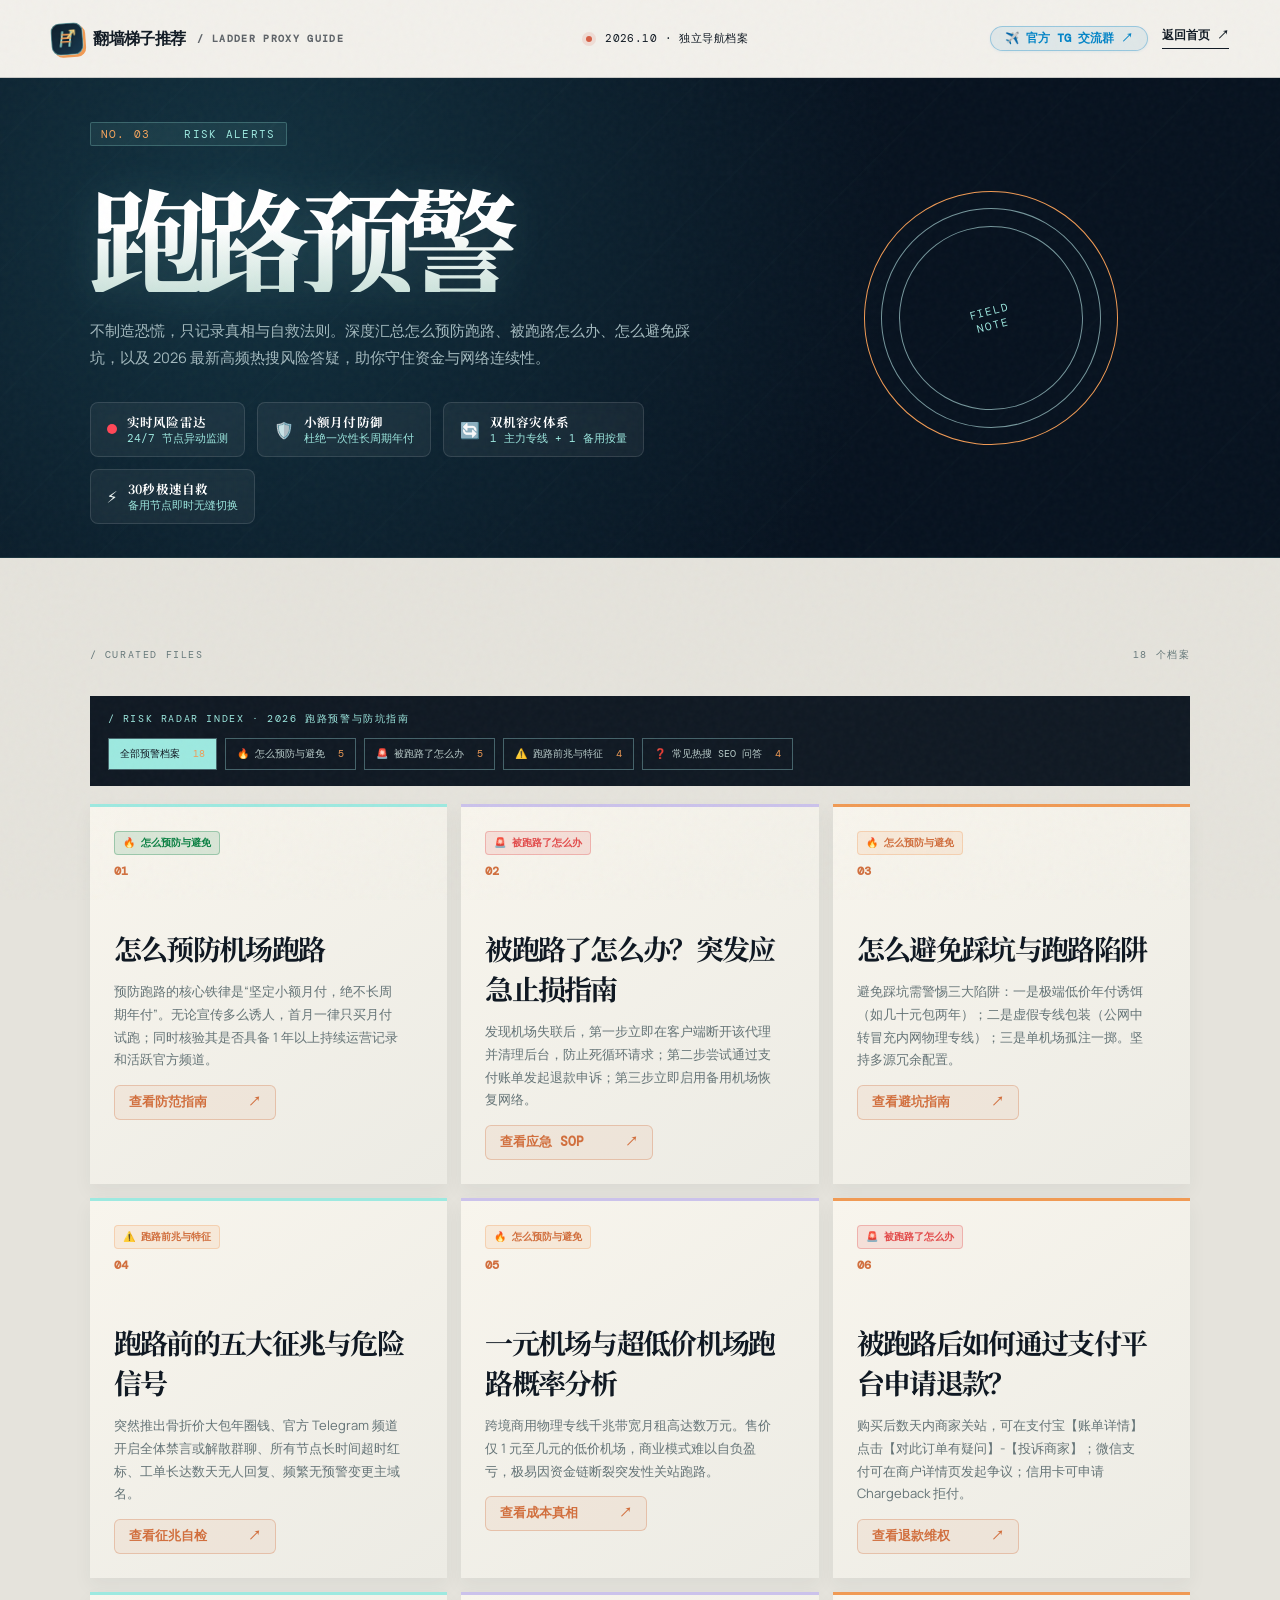
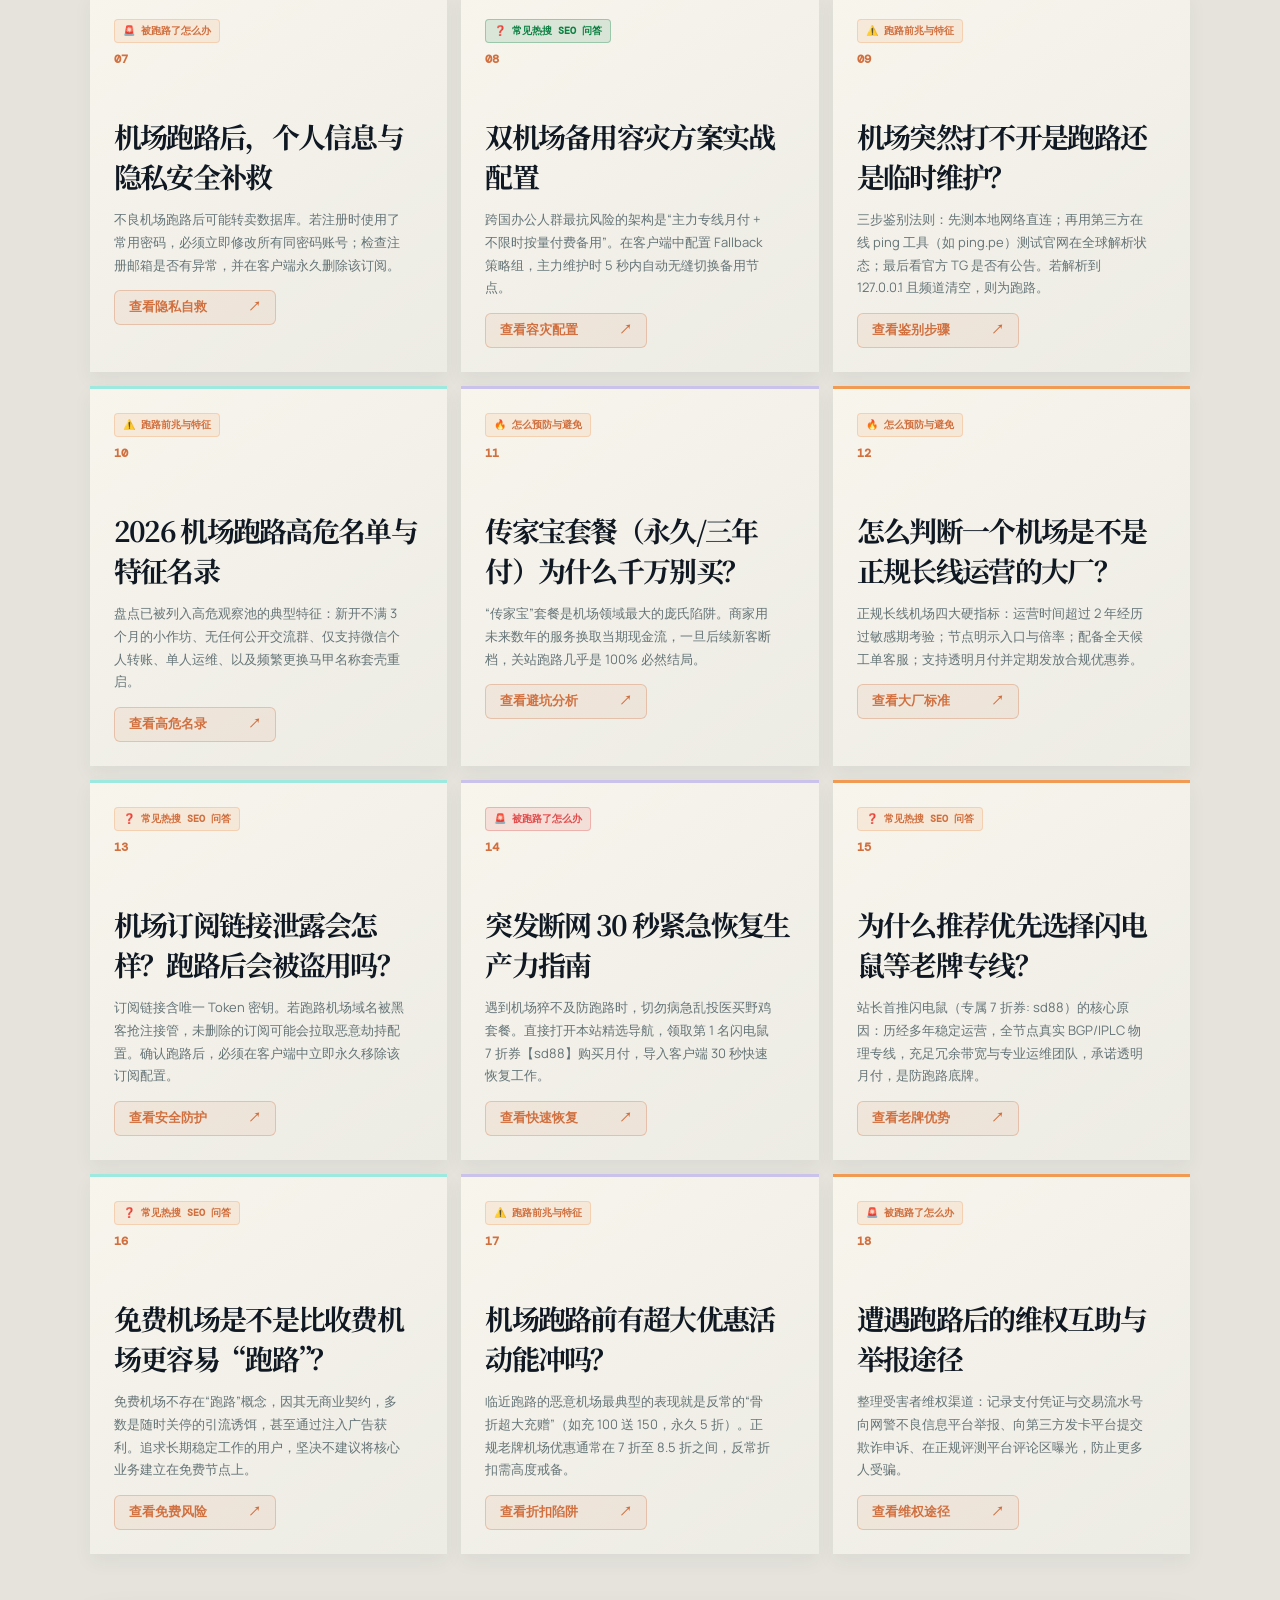
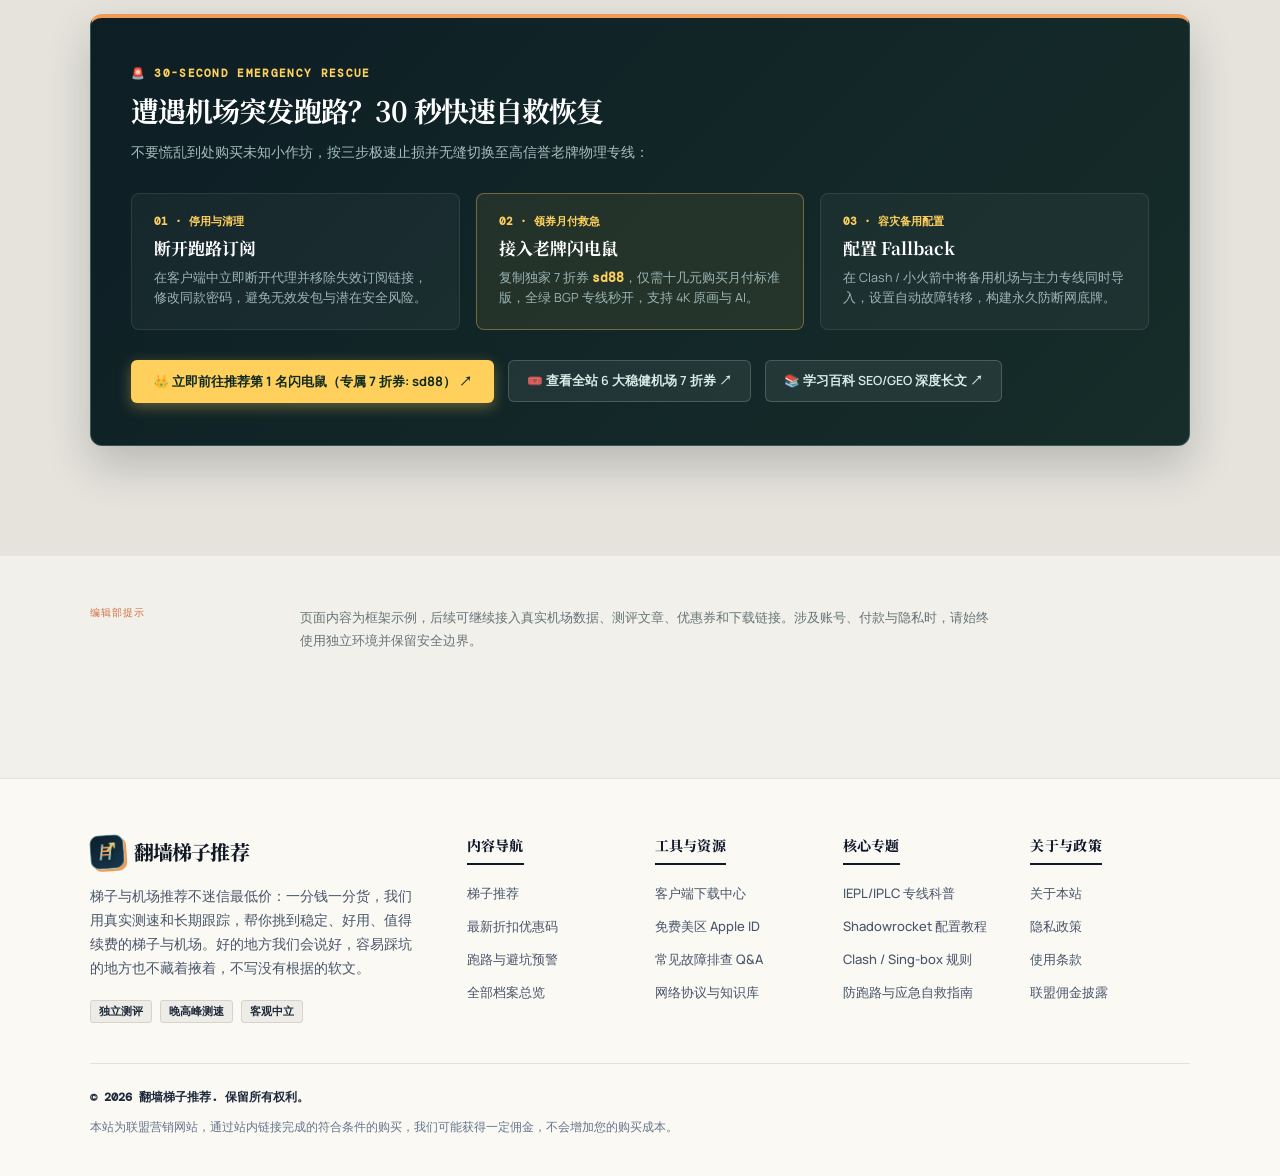
<file: risk-alerts.html>
<!doctype html><html lang="zh-CN"><head>
  <meta charset="UTF-8">
  <meta name="viewport" content="width=device-width,initial-scale=1">
  <title>跑路预警与防坑应急指南 | 机场防失联自救SOP ｜ 翻墙梯子推荐</title>
  <meta name="description" content="不制造恐慌，只记录真相与自救法则。深度汇总怎么预防跑路、被跑路怎么办、怎么避免踩坑，以及2026最新高频热搜风险答疑，助你守住资金与网络连续性。">
  <meta name="robots" content="index, follow, max-image-preview:large, max-snippet:-1, max-video-preview:-1">
  <link rel="canonical" href="https://fqtizituijian.com/risk-alerts.html">
  <meta property="og:type" content="article">
  <meta property="og:site_name" content="翻墙梯子推荐">
  <meta property="og:url" content="https://fqtizituijian.com/risk-alerts.html">
  <meta property="og:title" content="跑路预警与防坑应急指南 | 机场防失联自救SOP">
  <meta property="og:description" content="不制造恐慌，只记录真相与自救法则。深度汇总怎么预防跑路、被跑路怎么办、怎么避免踩坑。">
  <meta property="og:image" content="https://fqtizituijian.com/apple-touch-icon.png">
  <link rel="icon" type="image/x-icon" href="favicon.ico">
  <link rel="icon" type="image/png" sizes="32x32" href="favicon-32x32.png">
  <link rel="icon" type="image/png" sizes="16x16" href="favicon-16x16.png">
  <link rel="icon" type="image/svg+xml" href="favicon.svg">
  <link rel="apple-touch-icon" sizes="180x180" href="apple-touch-icon.png">
  <link rel="preconnect" href="https://fonts.googleapis.com">
  <link rel="preconnect" href="https://fonts.gstatic.com" crossorigin>
  <link href="https://fonts.googleapis.com/css2?family=DM+Mono:wght@400;500&family=Manrope:wght@400;500;600;700;800&family=Noto+Serif+SC:wght@500;600;700;900&display=swap" rel="stylesheet">
  <link rel="stylesheet" href="styles.css">
  <link rel="stylesheet" href="brand.css">
  <link rel="stylesheet" href="page.css">
  <link rel="stylesheet" href="airport-search.css">
  <link rel="stylesheet" href="clients-extra.css">
</head><body data-page="risk-alerts"><div class="noise"></div><header class="site-header"><a class="brand" href="index.html"><span class="brand-mark" aria-hidden="true"><svg class="brand-ladder-icon" viewBox="0 0 28 28" fill="none" xmlns="http://www.w3.org/2000/svg"><path d="M8.5 5L5.5 23" stroke="#9de9e0" stroke-width="2.2" stroke-linecap="round"/><path d="M19.5 5L16.5 23" stroke="#9de9e0" stroke-width="2.2" stroke-linecap="round"/><path d="M8 8.5H19" stroke="#f09a54" stroke-width="2.2" stroke-linecap="round"/><path d="M7.2 13H18.2" stroke="#f09a54" stroke-width="2.2" stroke-linecap="round"/><path d="M6.4 17.5H17.4" stroke="#f09a54" stroke-width="2.2" stroke-linecap="round"/><path d="M18 3.5H23.5V9" stroke="#f4d17b" stroke-width="2" stroke-linecap="round" stroke-linejoin="round"/><path d="M23.5 3.5L15 12" stroke="#f4d17b" stroke-width="2" stroke-linecap="round"/></svg></span><span>翻墙梯子推荐</span><small>/ LADDER PROXY GUIDE</small></a><div class="header-meta"><span class="live-dot"></span> 2026.10 · 独立导航档案</div><div class="site-header-actions"><a class="tg-header-badge" href="https://t.me/shandianjiaoliu" target="_blank" rel="noopener noreferrer">✈️ 官方 TG 交流群 ↗</a><a class="back-home" href="index.html">返回首页 ↗</a></div></header><main><section class="page-hero section-pad"><div class="page-hero-copy"><p class="eyebrow"><span>NO.<b data-bind="no"></b></span> <b data-bind="en"></b></p><h1 data-bind="title"></h1><p class="page-intro" data-bind="intro"></p></div><div class="page-hero-mark"><span>FIELD<br>NOTE</span><b data-bind="no"></b></div></section><section class="page-content section-pad"><div class="section-kicker">/ CURATED FILES <span data-bind="count"></span></div><div class="info-grid" data-bind="cards"></div></section><section class="page-note section-pad"><span>编辑部提示</span><p>页面内容为框架示例，后续可继续接入真实机场数据、测评文章、优惠券和下载链接。涉及账号、付款与隐私时，请始终使用独立环境并保留安全边界。</p></section></main><footer class="site-mega-footer section-pad"><div class="footer-top-grid"><div class="footer-brand-col"><div class="footer-brand"><span class="brand-mark" aria-hidden="true"><svg class="brand-ladder-icon" viewBox="0 0 28 28" fill="none" xmlns="http://www.w3.org/2000/svg"><path d="M8.5 5L5.5 23" stroke="#9de9e0" stroke-width="2.2" stroke-linecap="round"/><path d="M19.5 5L16.5 23" stroke="#9de9e0" stroke-width="2.2" stroke-linecap="round"/><path d="M8 8.5H19" stroke="#f09a54" stroke-width="2.2" stroke-linecap="round"/><path d="M7.2 13H18.2" stroke="#f09a54" stroke-width="2.2" stroke-linecap="round"/><path d="M6.4 17.5H17.4" stroke="#f09a54" stroke-width="2.2" stroke-linecap="round"/><path d="M18 3.5H23.5V9" stroke="#f4d17b" stroke-width="2" stroke-linecap="round" stroke-linejoin="round"/><path d="M23.5 3.5L15 12" stroke="#f4d17b" stroke-width="2" stroke-linecap="round"/></svg></span><span class="brand-text">翻墙梯子推荐</span></div><p class="footer-mission">梯子与机场推荐不迷信最低价：一分钱一分货，我们用真实测速和长期跟踪，帮你挑到稳定、好用、值得续费的梯子与机场。好的地方我们会说好，容易踩坑的地方也不藏着掖着，不写没有根据的软文。</p><div class="footer-tags"><span class="ftag">独立测评</span><span class="ftag">晚高峰测速</span><span class="ftag">客观中立</span></div></div><div class="footer-nav-cols"><div class="footer-nav-group"><h4>内容导航</h4><ul><li><a href="airport-recommend.html">梯子推荐</a></li><li><a href="airport-coupons.html">最新折扣优惠码</a></li><li><a href="risk-alerts.html">跑路与避坑预警</a></li><li><a href="nav.html">全部档案总览</a></li></ul></div><div class="footer-nav-group"><h4>工具与资源</h4><ul><li><a href="clients.html">客户端下载中心</a></li><li><a href="apple-account.html">免费美区 Apple ID</a></li><li><a href="faq.html">常见故障排查 Q&A</a></li><li><a href="knowledge.html">网络协议与知识库</a></li></ul></div><div class="footer-nav-group"><h4>核心专题</h4><ul><li><a href="knowledge.html">IEPL/IPLC 专线科普</a></li><li><a href="knowledge.html">Shadowrocket 配置教程</a></li><li><a href="knowledge.html">Clash / Sing-box 规则</a></li><li><a href="risk-alerts.html">防跑路与应急自救指南</a></li></ul></div><div class="footer-nav-group"><h4>关于与政策</h4><ul><li><a href="javascript:void(0)" class="js-open-policy" data-policy="about">关于本站</a></li><li><a href="javascript:void(0)" class="js-open-policy" data-policy="privacy">隐私政策</a></li><li><a href="javascript:void(0)" class="js-open-policy" data-policy="terms">使用条款</a></li><li><a href="javascript:void(0)" class="js-open-policy" data-policy="disclaimer">联盟佣金披露</a></li></ul></div></div></div><div class="footer-bottom-bar"><div class="footer-copy">© 2026 翻墙梯子推荐. 保留所有权利。</div><div class="footer-disclaimer">本站为联盟营销网站，通过站内链接完成的符合条件的购买，我们可能获得一定佣金，不会增加您的购买成本。</div></div></footer><script>const s=new URLSearchParams(location.search).get('section');if(s)document.body.dataset.page=s;</script><script src="page.js"></script><script src="mega-footer.js"></script></body></html>
</file>
<file: styles.css>
:root{--ink:#101923;--paper:#f2f0eb;--cyan:#9de9e0;--orange:#f09a54;--line:rgba(16,25,35,.18)}*{box-sizing:border-box}html{scroll-behavior:smooth}body{margin:0;background:var(--paper);color:var(--ink);font-family:Manrope,system-ui,sans-serif}a{color:inherit;text-decoration:none}.site-header-actions{display:inline-flex;align-items:center;gap:14px;flex-shrink:0}.tg-header-badge{font:700 11.5px/1 'DM Mono',monospace;color:#0284c7;background:rgba(2,132,199,.08);border:1px solid rgba(2,132,199,.32);padding:6px 14px;border-radius:20px;text-decoration:none;display:inline-flex;align-items:center;gap:6px;transition:all .2s ease;white-space:nowrap;cursor:pointer}.tg-header-badge:hover{background:#0284c7;color:#fff;border-color:#0284c7;transform:translateY(-2px);box-shadow:0 4px 14px rgba(2,132,199,.35)}.back-home{font:700 11.5px/1.4 'DM Mono',monospace;color:var(--ink);text-decoration:none;border-bottom:1.5px solid var(--ink);padding-bottom:3px;transition:all .2s ease;white-space:nowrap;display:inline-flex;align-items:center}.back-home:hover{color:#e87333;border-bottom-color:#e87333;transform:translateY(-1px)}.noise{position:fixed;inset:0;pointer-events:none;opacity:.055;z-index:10;background-image:url("data:image/svg+xml,%3Csvg viewBox='0 0 180 180' xmlns='http://www.w3.org/2000/svg'%3E%3Cfilter id='n'%3E%3CfeTurbulence type='fractalNoise' baseFrequency='.9' numOctaves='4' stitchTiles='stitch'/%3E%3C/filter%3E%3Crect width='100%25' height='100%25' filter='url(%23n)' opacity='.55'/%3E%3C/svg%3E")}.section-pad{padding-left:clamp(24px,7vw,116px);padding-right:clamp(24px,7vw,116px)}.site-header{height:78px;display:flex;align-items:center;justify-content:space-between;padding:0 clamp(24px,4vw,64px);border-bottom:1px solid var(--line);position:relative;z-index:2}.brand{display:flex;align-items:baseline;gap:10px;color:var(--ink);text-decoration:none;font-weight:800;letter-spacing:-.04em}.brand-mark{display:grid;place-items:center;width:25px;height:25px;border-radius:50%;background:var(--ink);color:var(--cyan);font-size:16px;font-weight:400}.brand small{font-family:'DM Mono';font-size:9px;letter-spacing:.12em;opacity:.52;font-weight:400}.header-meta{font:11px 'DM Mono';letter-spacing:.04em}.live-dot{display:inline-block;width:6px;height:6px;background:#d65f45;border-radius:50%;margin-right:6px;box-shadow:0 0 0 4px #d65f4522}.menu-btn{background:none;border:0;width:32px;display:grid;gap:6px;padding:4px}.menu-btn span{height:1px;background:var(--ink);display:block}.hero{min-height:650px;height:calc(100vh - 78px);max-height:850px;display:flex;align-items:center;position:relative;overflow:hidden;background:radial-gradient(circle at 82% 28%, rgba(224, 126, 68, 0.12) 0%, rgba(244, 241, 234, 0) 55%), #f4f1ea;color:#0f1923;border-bottom:1.5px solid #ded8cb}#network-canvas,.hero-art{display:none!important}.hero:after{content:"";position:absolute;inset:0;opacity:.4;background:linear-gradient(90deg,#07111f 0%,transparent 48%),repeating-linear-gradient(135deg,transparent 0 90px,#1e5467 91px 92px,transparent 93px 180px)}.hero-copy{position:relative;z-index:1;max-width:610px}.eyebrow{font:11px 'DM Mono';letter-spacing:.13em;color:var(--cyan);text-transform:uppercase}.eyebrow span{margin-right:18px;color:#f4a45c}.hero h1{font:900 clamp(54px,8vw,112px)/.92 'Noto Serif SC',serif;letter-spacing:-.08em;margin:34px 0 28px}.hero h1 em{font-style:normal;color:var(--cyan);position:relative}.hero h1 em:after{content:"";height:8px;background:var(--orange);position:absolute;bottom:-2px;left:3px;right:0;z-index:-1;transform:skewX(-18deg)}.hero-intro{color:#a6b9c0;line-height:1.9;font-size:15px}.hero-actions{display:flex;gap:28px;align-items:center;margin-top:40px}.button{padding:14px 19px;text-decoration:none;font-weight:700;font-size:13px}.button-primary{background:var(--cyan);color:var(--ink)}.button-primary span{margin-left:22px}.text-link{color:#e5efeb;text-decoration:none;font-size:12px;border-bottom:1px solid #8da9ab;padding-bottom:4px}.text-link span{margin-left:10px}.hero-art{position:absolute;inset:0;z-index:0;opacity:.85}.orbit{position:absolute;border:1px solid rgba(157,233,224,.25);border-radius:50%;transform:rotate(-20deg)}.orbit-a{width:800px;height:390px;right:-60px;top:20%}.orbit-b{width:640px;height:270px;right:40px;top:34%;border-color:rgba(240,154,84,.28)}.route{position:absolute;height:1px;background:linear-gradient(90deg,transparent,var(--cyan));transform-origin:left}.route-a{width:500px;right:12%;top:42%;transform:rotate(-20deg)}.route-b{width:370px;right:4%;top:66%;transform:rotate(25deg)}.route-c{width:280px;right:27%;top:29%;transform:rotate(48deg);background:linear-gradient(90deg,transparent,var(--orange))}.node{position:absolute;width:8px;height:8px;border-radius:50%;background:var(--cyan);box-shadow:0 0 0 7px #9de9e033,0 0 22px #9de9e0}.n1{right:24%;top:32%}.n2{right:12%;top:61%;background:var(--orange);box-shadow:0 0 0 7px #f09a5433,0 0 22px #f09a54}.n3{right:43%;top:47%}.n4{right:31%;top:75%;width:4px;height:4px}.art-label{position:absolute;font:9px 'DM Mono';color:#9dbcc0;letter-spacing:.12em}.label-a{right:21%;top:24%}.label-b{right:10%;top:67%;color:var(--orange)}.compass{position:absolute;right:7%;top:21%;font:10px 'DM Mono';line-height:1.6;text-align:center;color:#85a8af}.compass i{font-style:normal;color:var(--orange)}.compass b{font-size:20px;font-weight:400}.scroll-cue{position:absolute;bottom:32px;left:clamp(24px,7vw,116px);font:10px 'DM Mono';color:#8da9ab;z-index:2;display:flex;align-items:center;gap:12px}.scroll-cue span{width:28px;height:1px;background:#8da9ab}.ticker{overflow:hidden;background:var(--orange);font:11px 'DM Mono';letter-spacing:.14em;white-space:nowrap}.ticker div{padding:13px 0;animation:marquee 24s linear infinite;width:max-content}.ticker b{margin:0 26px;color:var(--ink)}@keyframes marquee{to{transform:translateX(-50%)}}.manifesto{padding-top:120px;padding-bottom:130px}.section-kicker{font:10px 'DM Mono';letter-spacing:.16em;color:#657779;margin-bottom:34px}.manifesto-grid{display:grid;grid-template-columns:1.1fr .75fr;gap:12vw}.manifesto h2,.section-heading h2{font:600 clamp(37px,5vw,66px)/1.15 'Noto Serif SC';letter-spacing:-.07em;margin:0}.manifesto h2 span,.section-heading em{font-style:normal;color:#799799}.manifesto-grid p{line-height:1.9;color:#56666b;font-size:14px;margin:0 0 18px}.arrow-link{display:inline-block;margin-top:15px;color:var(--ink);font:700 12px 'DM Mono';text-decoration:none;border-bottom:1px solid var(--ink);padding-bottom:7px}.arrow-link span{margin-left:30px;color:#d16f3e}.nav-section{background:#e5e3dc;padding-top:100px;padding-bottom:120px}.section-heading{display:flex;align-items:flex-end;justify-content:space-between;margin-bottom:55px}.heading-note{font:12px 'DM Mono';color:#687477;padding-bottom:8px}.nav-grid{display:grid;grid-template-columns:repeat(6,1fr);gap:13px}.nav-card{min-height:295px;padding:22px 21px 20px;background:#c0ece5;text-decoration:none;color:var(--ink);display:flex;flex-direction:column;transition:transform .25s,box-shadow .25s}.nav-card:hover{transform:translateY(-6px);box-shadow:0 14px 30px #172e391c}.nav-card.featured{grid-column:span 2;background:#a9e4db}.nav-card.orange{grid-column:span 2;background:#f0a267}.nav-card.dark{grid-column:span 2;background:#142936;color:#e8f5f1}.nav-card.pale{grid-column:span 3;background:#f2eee7}.nav-card.slim{grid-column:span 1;min-height:270px}.nav-card.green{background:#c9dfbf}.nav-card.lavender{background:#cbc8df}.card-top{display:flex;justify-content:space-between;font:9px 'DM Mono';letter-spacing:.09em;opacity:.66}.nav-card h3{font:700 37px/.98 'Noto Serif SC';letter-spacing:-.09em;margin:37px 0 14px}.nav-card h3 strong{font-weight:900}.nav-card p{font-size:12px;line-height:1.7;max-width:190px;margin:0}.card-foot{font:10px 'DM Mono';margin-top:auto;opacity:.62}.quote{padding-top:130px;padding-bottom:120px;text-align:center;background:#101923;color:#eaf4ee}.quote-mark{font:100px/0.6 'Noto Serif SC';color:var(--orange);height:60px}.quote blockquote{font:600 clamp(30px,4.7vw,65px)/1.25 'Noto Serif SC';letter-spacing:-.07em;margin:30px 0}.quote blockquote strong{color:var(--cyan);font-weight:600}.quote-by{font:10px 'DM Mono';color:#89a0a3;letter-spacing:.12em}.site-footer{background:#101923;color:#819195;border-top:1px solid #36505b;display:flex;justify-content:space-between;align-items:center;padding-top:24px;padding-bottom:24px;font:10px 'DM Mono'}.site-footer .brand{color:#e7f0eb}.site-footer .brand small{display:none}@media(max-width:800px){.header-meta{display:none}.hero{height:720px;align-items:flex-start;padding-top:90px}.hero h1{font-size:65px}.hero-art{opacity:.4}.manifesto-grid,.section-heading{display:block}.heading-note{display:block;margin-top:20px}.nav-grid{grid-template-columns:repeat(2,1fr)}.nav-card,.nav-card.featured,.nav-card.orange,.nav-card.dark,.nav-card.pale,.nav-card.slim{grid-column:span 1;min-height:250px}.nav-card h3{font-size:31px}.site-footer{gap:15px;flex-wrap:wrap}}
</file>
<file: brand.css>
/* ============================================================
   全局链接基础样式兜底 (Prevent unstyled purple/underlined browser defaults)
   ============================================================ */
a, a:visited {
  color: inherit;
  text-decoration: none;
}

/* ============================================================
   全新品牌标识系统 (Brand Logo & Ladder Mark)
   ============================================================ */
.brand {
  display: inline-flex !important;
  align-items: center !important;
  gap: 10px !important;
  text-decoration: none !important;
}

.brand-mark {
  display: inline-flex !important;
  align-items: center !important;
  justify-content: center !important;
  width: 32px !important;
  height: 32px !important;
  border-radius: 9px !important;
  background: linear-gradient(145deg, #0d1e2b 0%, #17384e 100%) !important;
  border: 1.2px solid rgba(157, 233, 224, 0.45) !important;
  box-shadow: 2.5px 2.5px 0 #f09a54 !important;
  transform: rotate(-4deg) !important;
  transition: all 0.25s cubic-bezier(0.16, 1, 0.3, 1) !important;
  flex-shrink: 0 !important;
  box-sizing: border-box !important;
  overflow: visible !important;
}

.brand:hover .brand-mark {
  transform: rotate(0deg) scale(1.08) !important;
  box-shadow: 3.5px 3.5px 0 var(--cyan) !important;
  border-color: var(--cyan) !important;
}

.brand-ladder-icon {
  display: block !important;
  width: 22px !important;
  height: 22px !important;
  filter: drop-shadow(0 1px 2px rgba(0,0,0,0.4)) !important;
}

.brand span:not(.brand-mark) {
  font-weight: 800 !important;
  letter-spacing: -0.04em !important;
  color: inherit !important;
}

.brand small {
  font-family: 'DM Mono', monospace !important;
  font-size: 9.5px !important;
  letter-spacing: 0.14em !important;
  opacity: 0.65 !important;
  font-weight: 600 !important;
  text-transform: uppercase !important;
  margin-left: 2px !important;
}

/* ============================================================
   大站多栏专业页脚 (Mega Footer System)
   ============================================================ */
.site-mega-footer {
  background: #fbf9f4 !important;
  border-top: 1.5px solid #e2e0d8 !important;
  padding-top: 56px !important;
  padding-bottom: 40px !important;
  color: #101923 !important;
  margin-top: 70px !important;
  position: relative !important;
  z-index: 2 !important;
}

.footer-top-grid {
  display: grid;
  grid-template-columns: 1.25fr 2.75fr;
  gap: 48px;
  margin-bottom: 40px;
}

.footer-brand-col {
  display: flex;
  flex-direction: column;
  gap: 15px;
}

.footer-brand {
  display: flex;
  align-items: center;
  gap: 10px;
}

.footer-brand .brand-mark {
  width: 34px !important;
  height: 34px !important;
  border-radius: 9px !important;
}

.footer-brand .brand-text {
  font: 800 20px 'Noto Serif SC', 'Manrope', serif;
  letter-spacing: -0.04em;
  color: #101923;
}

.footer-mission {
  font-size: 13.5px;
  line-height: 1.8;
  color: #475569;
  margin: 0;
  max-width: 420px;
}

.footer-tags {
  display: flex;
  flex-wrap: wrap;
  gap: 8px;
  margin-top: 4px;
}

.footer-tags .ftag {
  font: 700 11px 'DM Mono', monospace;
  background: #edece6;
  color: #1e293b;
  border: 1px solid #d5d3cb;
  padding: 3px 8px;
  border-radius: 3px;
}

.footer-nav-cols {
  display: grid;
  grid-template-columns: repeat(4, 1fr);
  gap: 28px;
}

.footer-nav-group h4 {
  font: 800 14px 'Manrope', 'Noto Serif SC', sans-serif;
  color: #0f172a;
  margin: 0 0 16px;
  letter-spacing: 0.02em;
  position: relative;
  padding-bottom: 8px;
  border-bottom: 2px solid #101923;
  width: fit-content;
}

.footer-nav-group ul {
  list-style: none;
  padding: 0;
  margin: 0;
  display: flex;
  flex-direction: column;
  gap: 11px;
}

.footer-nav-group ul li a {
  font-size: 13px;
  color: #475569;
  text-decoration: none;
  transition: all 0.2s ease;
  display: inline-flex;
  align-items: center;
  font-weight: 500;
  cursor: pointer;
}

.footer-nav-group ul li a:hover {
  color: #e87333;
  transform: translateX(4px);
}

.footer-bottom-bar {
  border-top: 1px solid #e2e0d8;
  padding-top: 24px;
  display: flex;
  flex-direction: column;
  gap: 10px;
  font-size: 12px;
  color: #64748b;
  line-height: 1.6;
}

.footer-copy {
  font-weight: 700;
  color: #1e293b;
  font-family: 'DM Mono', monospace;
}

.footer-disclaimer {
  color: #64748b;
  max-width: 960px;
}

/* 政策/关于模态弹窗 */
.policy-modal-overlay {
  position: fixed;
  inset: 0;
  background: rgba(16, 25, 35, 0.72);
  backdrop-filter: blur(8px);
  z-index: 9999;
  display: flex;
  align-items: center;
  justify-content: center;
  padding: 20px;
  opacity: 0;
  pointer-events: none;
  transition: opacity 0.25s ease;
}
.policy-modal-overlay.active {
  opacity: 1;
  pointer-events: auto;
}
.policy-modal-card {
  background: #ffffff;
  border: 1.5px solid #e2e8f0;
  border-radius: 14px;
  max-width: 580px;
  width: 100%;
  padding: 32px;
  box-shadow: 0 20px 50px rgba(0, 0, 0, 0.3);
  position: relative;
  transform: translateY(16px);
  transition: transform 0.25s cubic-bezier(0.16, 1, 0.3, 1);
  max-height: 85vh;
  overflow-y: auto;
}
.policy-modal-overlay.active .policy-modal-card {
  transform: translateY(0);
}
.policy-modal-close {
  position: absolute;
  top: 18px;
  right: 18px;
  background: #f1f5f9;
  border: none;
  width: 32px;
  height: 32px;
  border-radius: 50%;
  font-size: 16px;
  color: #64748b;
  cursor: pointer;
  display: grid;
  place-items: center;
  transition: all 0.2s;
}
.policy-modal-close:hover {
  background: #e2e8f0;
  color: #0f172a;
}
.policy-modal-card h3 {
  font: 800 20px 'Noto Serif SC', serif;
  color: #0f172a;
  margin: 0 0 16px;
}
.policy-modal-card p {
  font-size: 14px;
  line-height: 1.75;
  color: #475569;
  margin: 0 0 14px;
}
.policy-modal-card ul {
  padding-left: 20px;
  color: #475569;
  font-size: 13.5px;
  line-height: 1.8;
  margin-bottom: 16px;
}

@media(max-width: 900px) {
  .footer-top-grid {
    grid-template-columns: 1fr;
    gap: 36px;
  }
  .footer-nav-cols {
    grid-template-columns: repeat(2, 1fr);
    gap: 24px;
  }
}
@media(max-width: 540px) {
  .footer-nav-cols {
    grid-template-columns: 1fr;
  }
}

/* ============================================================
   全局顶部导航操作区与链接 (Global Site Header Actions & Badges)
   ============================================================ */
.site-header {
  display: flex !important;
  align-items: center !important;
  justify-content: space-between !important;
}

.site-header-actions {
  display: inline-flex !important;
  align-items: center !important;
  gap: 14px !important;
  flex-shrink: 0 !important;
}

.tg-header-badge {
  font: 700 11.5px/1 'DM Mono', monospace !important;
  color: #0284c7 !important;
  background: rgba(2, 132, 199, 0.08) !important;
  border: 1px solid rgba(2, 132, 199, 0.32) !important;
  padding: 6px 14px !important;
  border-radius: 20px !important;
  text-decoration: none !important;
  display: inline-flex !important;
  align-items: center !important;
  gap: 6px !important;
  transition: all 0.22s cubic-bezier(0.16, 1, 0.3, 1) !important;
  white-space: nowrap !important;
  box-shadow: 0 1px 3px rgba(2, 132, 199, 0.08) !important;
  cursor: pointer !important;
}

.tg-header-badge:hover {
  background: #0284c7 !important;
  color: #ffffff !important;
  border-color: #0284c7 !important;
  transform: translateY(-2px) !important;
  box-shadow: 0 4px 14px rgba(2, 132, 199, 0.35) !important;
  text-decoration: none !important;
}

.back-home {
  font: 700 11.5px/1.4 'DM Mono', monospace !important;
  color: #101923 !important;
  text-decoration: none !important;
  border-bottom: 1.5px solid #101923 !important;
  padding-bottom: 3px !important;
  transition: all 0.2s ease !important;
  white-space: nowrap !important;
  display: inline-flex !important;
  align-items: center !important;
  cursor: pointer !important;
}

.back-home:hover {
  color: #e87333 !important;
  border-bottom-color: #e87333 !important;
  transform: translateY(-1px) !important;
  text-decoration: none !important;
}

@media (max-width: 720px) {
  .site-header-actions {
    gap: 8px !important;
  }
  .tg-header-badge {
    padding: 5px 10px !important;
    font-size: 10.5px !important;
  }
  .back-home {
    font-size: 10.5px !important;
  }
}

@media (max-width: 480px) {
  .header-meta {
    display: none !important;
  }
}
</file>
<file: about.css>
/* ============================================================
   关于我们独立导航专页专属样式 (About Page Styling)
   ============================================================ */

/* 1. 顶部 Hero 全景封面 */
.about-hero {
  padding-top: 80px;
  padding-bottom: 70px;
  position: relative;
  background: radial-gradient(circle at 82% 25%, rgba(38, 165, 228, 0.12) 0%, rgba(242, 240, 235, 0) 55%), #f2f0eb;
  border-bottom: 1.5px solid #dedad0;
}
.about-hero-copy {
  max-width: 860px;
}
.about-hero-badge {
  display: inline-flex;
  align-items: center;
  gap: 8px;
  font: 700 11.5px 'DM Mono', monospace;
  color: #0f4b6e;
  background: rgba(38, 165, 228, 0.15);
  border: 1px solid rgba(38, 165, 228, 0.35);
  padding: 5px 14px;
  border-radius: 20px;
  margin-bottom: 24px;
  letter-spacing: 0.08em;
  text-transform: uppercase;
}
.about-hero h1 {
  font: 900 clamp(42px, 6vw, 76px)/1.08 'Noto Serif SC', serif;
  letter-spacing: -0.06em;
  color: #0f1923;
  margin: 0 0 24px;
}
.about-hero h1 em {
  font-style: normal;
  color: #1a78aa;
  position: relative;
}
.about-hero h1 em::after {
  content: "";
  position: absolute;
  bottom: 4px;
  left: 0;
  width: 100%;
  height: 8px;
  background: rgba(240, 154, 84, 0.35);
  z-index: -1;
  transform: skewX(-12deg);
}
.about-hero-desc {
  font-size: clamp(16px, 1.8vw, 18.5px);
  line-height: 1.85;
  color: #4b5e6d;
  margin: 0 0 34px;
  max-width: 780px;
}
.about-hero-actions {
  display: flex;
  flex-wrap: wrap;
  align-items: center;
  gap: 16px;
  margin-bottom: 50px;
}
.about-hero-btn-tg {
  background: linear-gradient(135deg, #26a5e4 0%, #1682bf 100%);
  color: #ffffff !important;
  text-decoration: none;
  font: 800 15px 'Manrope', 'DM Mono', sans-serif;
  padding: 14px 26px;
  border-radius: 9px;
  display: inline-flex;
  align-items: center;
  gap: 10px;
  box-shadow: 0 8px 24px rgba(38, 165, 228, 0.35);
  transition: all 0.25s cubic-bezier(0.16, 1, 0.3, 1);
}
.about-hero-btn-tg:hover {
  transform: translateY(-2px);
  box-shadow: 0 12px 30px rgba(38, 165, 228, 0.5);
  background: linear-gradient(135deg, #32b5f7 0%, #1a8ccf 100%);
}
.about-hero-btn-sub {
  background: #ffffff;
  color: #0f1923 !important;
  border: 1.5px solid #d5d1c5;
  text-decoration: none;
  font: 700 14px 'DM Mono', monospace;
  padding: 13px 22px;
  border-radius: 9px;
  display: inline-flex;
  align-items: center;
  gap: 8px;
  transition: all 0.2s ease;
}
.about-hero-btn-sub:hover {
  border-color: #0f1923;
  transform: translateY(-2px);
}

/* 指标看板 */
.about-metrics-bar {
  display: grid;
  grid-template-columns: repeat(4, 1fr);
  gap: 18px;
  margin-top: 20px;
}
.about-metric-card {
  background: #ffffff;
  border: 1.5px solid #dfdbcf;
  border-radius: 12px;
  padding: 22px 24px;
  box-shadow: 0 4px 14px rgba(0, 0, 0, 0.03);
}
.about-metric-val {
  font: 900 34px 'Noto Serif SC', 'DM Mono', serif;
  color: #1a78aa;
  letter-spacing: -0.04em;
  display: block;
  margin-bottom: 6px;
}
.about-metric-label {
  font: 700 12.5px 'DM Mono', monospace;
  color: #556677;
  letter-spacing: 0.04em;
}

/* 2. 章节通用排版 */
.about-section {
  padding-top: 85px;
  padding-bottom: 90px;
  border-bottom: 1px solid #dedad0;
}
.about-section.alt-bg {
  background: #edeae2;
}
.section-header-wrap {
  margin-bottom: 46px;
}
.section-kicker {
  font: 700 11px 'DM Mono', monospace;
  letter-spacing: 0.16em;
  color: #708494;
  text-transform: uppercase;
  margin-bottom: 12px;
}
.section-title {
  font: 800 clamp(28px, 3.6vw, 42px) 'Noto Serif SC', serif;
  letter-spacing: -0.05em;
  color: #0f1923;
  margin: 0 0 12px;
}
.section-subtitle {
  font-size: 15.5px;
  line-height: 1.7;
  color: #556675;
  max-width: 680px;
  margin: 0;
}

/* 3. 建站初衷两列对比/故事 */
.story-grid {
  display: grid;
  grid-template-columns: 1.15fr 1fr;
  gap: 40px;
  align-items: start;
}
.story-copy p {
  font-size: 15.5px;
  line-height: 1.9;
  color: #3b4e5f;
  margin: 0 0 20px;
}
.story-copy p strong {
  color: #0f1923;
  font-weight: 800;
}
.story-card-box {
  background: #ffffff;
  border: 1.5px solid #dcd7ca;
  border-radius: 14px;
  padding: 34px 36px;
  box-shadow: 0 10px 28px rgba(0,0,0,0.04);
}
.story-card-box h3 {
  font: 800 22px 'Noto Serif SC', serif;
  margin: 0 0 18px;
  color: #0f1923;
}
.story-item {
  display: flex;
  gap: 16px;
  margin-bottom: 22px;
}
.story-item:last-child {
  margin-bottom: 0;
}
.story-item-icon {
  width: 36px;
  height: 36px;
  border-radius: 9px;
  background: #f1f5f9;
  display: grid;
  place-items: center;
  font-size: 18px;
  flex-shrink: 0;
}
.story-item-text h4 {
  font: 700 15px 'Manrope', 'Noto Serif SC', sans-serif;
  margin: 0 0 5px;
  color: #101923;
}
.story-item-text p {
  font-size: 13.5px;
  line-height: 1.65;
  color: #5c6f80;
  margin: 0;
}

/* 4. 四大测评铁律网格 */
.principles-grid {
  display: grid;
  grid-template-columns: repeat(2, 1fr);
  gap: 24px;
}
.principle-card {
  background: #ffffff;
  border: 1.5px solid #ded9cd;
  border-radius: 14px;
  padding: 34px;
  position: relative;
  overflow: hidden;
  transition: transform 0.25s, box-shadow 0.25s, border-color 0.25s;
}
.principle-card::before {
  content: "";
  position: absolute;
  top: 0;
  left: 0;
  width: 5px;
  height: 100%;
  background: var(--p-accent, #26a5e4);
}
.principle-card:hover {
  transform: translateY(-4px);
  box-shadow: 0 16px 36px rgba(16, 25, 35, 0.08);
  border-color: #c9bfaf;
}
.principle-top {
  display: flex;
  justify-content: space-between;
  align-items: center;
  margin-bottom: 16px;
}
.principle-num {
  font: 800 13px 'DM Mono', monospace;
  color: #d16f3e;
  letter-spacing: 0.1em;
}
.principle-tag {
  font: 700 11.5px 'DM Mono', monospace;
  padding: 3px 9px;
  border-radius: 4px;
  background: #edf2f7;
  color: #3b5266;
}
.principle-title {
  font: 800 24px 'Noto Serif SC', serif;
  margin: 0 0 14px;
  color: #0f1923;
  letter-spacing: -0.04em;
}
.principle-desc {
  font-size: 14px;
  line-height: 1.8;
  color: #556778;
  margin: 0 0 18px;
}
.principle-checklist {
  list-style: none;
  padding: 0;
  margin: 0;
  border-top: 1px solid #f0ecdf;
  padding-top: 14px;
}
.principle-checklist li {
  font-size: 13px;
  line-height: 1.7;
  color: #3b5062;
  display: flex;
  align-items: center;
  gap: 8px;
  margin-bottom: 6px;
}
.principle-checklist li::before {
  content: "✔";
  color: #16a34a;
  font-weight: 800;
  font-size: 12px;
}

/* 5. 官方 Telegram 独立特色全景专区 */
.about-tg-feature-box {
  background: radial-gradient(circle at 85% 20%, #153e56 0%, #0d2538 45%, #081622 100%);
  border: 1.5px solid rgba(38, 165, 228, 0.4);
  border-radius: 18px;
  padding: 48px;
  color: #ffffff;
  display: grid;
  grid-template-columns: 1.25fr 1fr;
  gap: 40px;
  box-shadow: 0 24px 50px rgba(0, 0, 0, 0.25);
  position: relative;
  overflow: hidden;
}
.about-tg-feature-box::before {
  content: "";
  position: absolute;
  top: -60px;
  right: -60px;
  width: 260px;
  height: 260px;
  background: rgba(38, 165, 228, 0.18);
  border-radius: 50%;
  filter: blur(60px);
  pointer-events: none;
}
.tg-feature-info h3 {
  font: 800 clamp(26px, 3.2vw, 36px) 'Noto Serif SC', serif;
  margin: 0 0 14px;
  color: #ffffff;
  letter-spacing: -0.04em;
}
.tg-feature-info h3 em {
  font-style: normal;
  color: #38bdf8;
}
.tg-feature-info p {
  font-size: 15px;
  line-height: 1.85;
  color: #a4c4d5;
  margin: 0 0 26px;
  max-width: 580px;
}
.tg-perks-list {
  display: grid;
  grid-template-columns: repeat(2, 1fr);
  gap: 14px;
}
.tg-perk-item {
  display: flex;
  align-items: flex-start;
  gap: 10px;
}
.tg-perk-icon {
  color: #38bdf8;
  font-size: 16px;
  line-height: 1;
  margin-top: 3px;
}
.tg-perk-item-text strong {
  display: block;
  font-size: 14px;
  color: #ffffff;
  margin-bottom: 2px;
}
.tg-perk-item-text span {
  font-size: 12.5px;
  color: #8da9ba;
  line-height: 1.5;
}
.tg-feature-panel {
  background: rgba(255, 255, 255, 0.05);
  border: 1px solid rgba(255, 255, 255, 0.12);
  border-radius: 14px;
  padding: 32px;
  display: flex;
  flex-direction: column;
  justify-content: center;
  backdrop-filter: blur(10px);
}
.tg-link-showcase {
  margin-bottom: 22px;
  text-align: center;
}
.tg-link-showcase small {
  font: 700 11px 'DM Mono', monospace;
  color: #8da9ba;
  letter-spacing: 0.1em;
  text-transform: uppercase;
  display: block;
  margin-bottom: 8px;
}
.tg-link-showcase .big-tg-url {
  font: 800 clamp(20px, 2.5vw, 25px) 'DM Mono', monospace;
  color: #38bdf8;
  word-break: break-all;
}
.btn-tg-primary {
  background: #26a5e4;
  color: #ffffff !important;
  text-decoration: none;
  font: 800 16px 'Manrope', 'Noto Serif SC', sans-serif;
  padding: 15px 26px;
  border-radius: 9px;
  display: inline-flex;
  align-items: center;
  justify-content: center;
  gap: 10px;
  box-shadow: 0 8px 24px rgba(38, 165, 228, 0.45);
  transition: all 0.25s ease;
  width: 100%;
  box-sizing: border-box;
}
.btn-tg-primary:hover {
  background: #38bdf8;
  transform: translateY(-2px);
  box-shadow: 0 10px 30px rgba(38, 165, 228, 0.6);
}
.tg-panel-note {
  font-size: 12px;
  line-height: 1.6;
  color: #839faf;
  text-align: center;
  margin: 16px 0 0;
}

/* 6. 测速实验室环境与拓扑 */
.lab-specs-grid {
  display: grid;
  grid-template-columns: repeat(3, 1fr);
  gap: 22px;
}
.lab-spec-card {
  background: #ffffff;
  border: 1.5px solid #ded9cd;
  border-radius: 12px;
  padding: 26px 28px;
}
.lab-spec-card h4 {
  font: 800 18px 'Noto Serif SC', serif;
  margin: 0 0 10px;
  color: #0f1923;
  display: flex;
  align-items: center;
  gap: 10px;
}
.lab-spec-card p {
  font-size: 13.5px;
  line-height: 1.7;
  color: #556778;
  margin: 0;
}

/* 7. 商业伦理与免责披露 */
.ethics-box {
  background: #ffffff;
  border-left: 5px solid #f09a54;
  border: 1.5px solid #ded9cd;
  border-left-width: 5px;
  border-radius: 12px;
  padding: 34px 38px;
  box-shadow: 0 6px 18px rgba(0, 0, 0, 0.03);
}
.ethics-box h3 {
  font: 800 22px 'Noto Serif SC', serif;
  margin: 0 0 14px;
  color: #0f1923;
}
.ethics-box p {
  font-size: 14.5px;
  line-height: 1.85;
  color: #4b5e6e;
  margin: 0 0 16px;
}
.ethics-box p:last-child {
  margin-bottom: 0;
}

/* 8. 快速导航跨页连接 */
.quick-nav-pills {
  display: flex;
  flex-wrap: wrap;
  gap: 12px;
  margin-top: 36px;
}
.nav-pill {
  background: #ffffff;
  border: 1.5px solid #dfdcd2;
  color: #101923;
  text-decoration: none;
  font: 700 13px 'DM Mono', monospace;
  padding: 10px 18px;
  border-radius: 8px;
  transition: all 0.2s ease;
  display: inline-flex;
  align-items: center;
  gap: 8px;
}
.nav-pill:hover {
  background: #101923;
  color: #ffffff;
  border-color: #101923;
  transform: translateY(-2px);
}

/* 响应式断点 */
@media(max-width: 980px) {
  .about-metrics-bar {
    grid-template-columns: repeat(2, 1fr);
  }
  .story-grid {
    grid-template-columns: 1fr;
    gap: 30px;
  }
  .principles-grid {
    grid-template-columns: 1fr;
  }
  .about-tg-feature-box {
    grid-template-columns: 1fr;
    padding: 36px 30px;
    gap: 30px;
  }
  .lab-specs-grid {
    grid-template-columns: 1fr;
  }
}
@media(max-width: 640px) {
  .about-hero {
    padding-top: 50px;
    padding-bottom: 50px;
  }
  .about-metrics-bar {
    grid-template-columns: 1fr;
  }
  .tg-perks-list {
    grid-template-columns: 1fr;
  }
  .about-tg-feature-box {
    padding: 26px 20px;
  }
}

/* 顶部导航操作按钮栏 */
.site-header-actions {
  display: inline-flex !important;
  align-items: center !important;
  gap: 14px !important;
}

.tg-header-badge {
  font: 700 11.5px/1 'DM Mono', monospace !important;
  color: #0284c7 !important;
  background: rgba(2, 132, 199, 0.08) !important;
  border: 1px solid rgba(2, 132, 199, 0.32) !important;
  padding: 6px 14px !important;
  border-radius: 20px !important;
  text-decoration: none !important;
  display: inline-flex !important;
  align-items: center !important;
  gap: 6px !important;
  transition: all 0.22s cubic-bezier(0.16, 1, 0.3, 1) !important;
  white-space: nowrap !important;
  box-shadow: 0 1px 2px rgba(2, 132, 199, 0.06) !important;
}

.tg-header-badge:hover {
  background: #0284c7 !important;
  color: #ffffff !important;
  border-color: #0284c7 !important;
  transform: translateY(-2px) !important;
  box-shadow: 0 4px 14px rgba(2, 132, 199, 0.35) !important;
  text-decoration: none !important;
}

.back-home {
  font: 700 11.5px/1.4 'DM Mono', monospace !important;
  color: #101923 !important;
  text-decoration: none !important;
  border-bottom: 1.5px solid #101923 !important;
  padding-bottom: 3px !important;
  transition: all 0.2s ease !important;
  white-space: nowrap !important;
  display: inline-flex !important;
  align-items: center !important;
}

.back-home:hover {
  color: #e87333 !important;
  border-bottom-color: #e87333 !important;
  transform: translateY(-1px) !important;
  text-decoration: none !important;
}
</file>
<file: page.css>
a,a:visited{color:inherit;text-decoration:none}.site-header-actions{display:inline-flex;align-items:center;gap:14px;flex-shrink:0}.tg-header-badge{font:700 11.5px/1 'DM Mono',monospace;color:#0284c7;background:rgba(2,132,199,.08);border:1px solid rgba(2,132,199,.32);padding:6px 14px;border-radius:20px;text-decoration:none;display:inline-flex;align-items:center;gap:6px;transition:all .2s ease;white-space:nowrap;cursor:pointer}.tg-header-badge:hover{background:#0284c7;color:#fff;border-color:#0284c7;transform:translateY(-2px);box-shadow:0 4px 14px rgba(2,132,199,.35)}.back-home{font:700 11.5px/1.4 'DM Mono',monospace;color:var(--ink);text-decoration:none;border-bottom:1.5px solid var(--ink);padding-bottom:3px;transition:all .2s ease;white-space:nowrap;display:inline-flex;align-items:center}.back-home:hover{color:#e87333;border-bottom-color:#e87333;transform:translateY(-1px)}.page-hero{min-height:480px;display:flex;align-items:center;justify-content:space-between;position:relative;overflow:hidden;background:#07121f;color:#eef6f2}.page-hero:after{content:"";position:absolute;inset:0;opacity:.45;background:repeating-linear-gradient(140deg,transparent 0 70px,#1a4756 71px 72px,transparent 73px 145px)}.page-hero-copy{position:relative;z-index:1;max-width:720px}.page-hero .eyebrow{color:#9de9e0}.page-hero .eyebrow b{font-weight:400;margin-left:8px}.page-hero h1{font:800 clamp(60px,9vw,120px)/.95 'Noto Serif SC';letter-spacing:-.09em;margin:26px 0}.page-intro{font-size:15px;line-height:1.9;color:#a6b9c0;max-width:500px}.page-hero-mark{position:relative;z-index:1;border:1px solid #75969b;border-radius:50%;width:220px;height:220px;display:grid;place-items:center;transform:rotate(-15deg);color:#9de9e0;font:11px 'DM Mono';letter-spacing:.1em;text-align:center;margin-right:7vw}.page-hero-mark:before,.page-hero-mark:after{content:"";position:absolute;border:1px solid #75969b;border-radius:50%;inset:17px}.page-hero-mark:after{inset:-18px;border-color:#f09a54}.page-hero-mark b{font:700 70px 'Noto Serif SC';position:absolute;color:#f09a54;transform:rotate(15deg)}.page-content{padding-top:90px;padding-bottom:110px;background:#e5e3dc}.page-content .section-kicker{display:flex;justify-content:space-between}.info-grid{display:grid;grid-template-columns:repeat(3,1fr);gap:14px}.info-card{background:#f4f1ea;min-height:250px;padding:24px;display:flex;flex-direction:column;transition:transform .25s}.info-card:hover{transform:translateY(-5px)}.card-number{font:11px 'DM Mono';color:#d16f3e}.info-card h2{font:700 28px 'Noto Serif SC';letter-spacing:-.06em;margin:45px 0 12px}.info-card p{font-size:13px;line-height:1.75;color:#657477;max-width:290px;margin:0}.card-link{margin-top:auto;padding-top:25px;color:var(--ink);font:11px 'DM Mono';text-decoration:none;border-bottom:1px solid #b7bbb4;padding-bottom:8px;align-self:flex-start}.card-link span{margin-left:35px;color:#d16f3e}.page-note{padding-top:50px;padding-bottom:55px;background:#f2f0eb;display:grid;grid-template-columns:180px 1fr;gap:30px}.page-note span{font:10px 'DM Mono';letter-spacing:.12em;color:#d16f3e}.page-note p{font-size:13px;line-height:1.8;color:#667477;margin:0;max-width:700px}.tone-orange{background:#261a13}.tone-dark{background:#101923}.tone-pale{background:#384650}.tone-green{background:#182c29}.tone-lavender{background:#29243a}@media(max-width:720px){.back-home{display:none}.page-hero{min-height:520px}.page-hero-mark{position:absolute;right:-60px;bottom:35px;opacity:.45;transform:scale(.7) rotate(-15deg)}.page-hero h1{font-size:66px}.info-grid{grid-template-columns:1fr}.page-note{display:block}.page-note p{margin-top:18px}}
.faq-sidebar{grid-column:1/-1;display:flex;flex-wrap:wrap;gap:8px;align-items:center;margin-bottom:18px;padding:16px 18px;background:#101923;color:#e8f4ef}.faq-sidebar .section-kicker{width:100%;margin:0 0 4px;color:#9de9e0}.faq-filter{border:1px solid #45636a;background:transparent;color:#b9ccca;padding:8px 11px;font:10px 'DM Mono';cursor:pointer}.faq-filter span{color:#f09a54;margin-left:7px}.faq-filter.active,.faq-filter:hover{background:#9de9e0;color:#101923}.faq-category{display:inline-block;align-self:flex-start;font:9px 'DM Mono';letter-spacing:.1em;color:#d16f3e;border-bottom:1px solid #e0b08c;padding-bottom:5px}.faq-detail{margin-top:17px;padding:12px 13px;background:#e7eee9;border-left:3px solid #9de9e0}.faq-detail b{font:10px 'DM Mono';color:#d16f3e}.faq-detail p{margin:7px 0 0!important;font-size:12px!important;line-height:1.75!important;color:#53676a!important}.info-card:has(.faq-detail) h2{margin-top:20px}@media(max-width:720px){.faq-sidebar{position:sticky;top:0;z-index:4}.faq-filter{flex:1;min-width:30%}}

.knowledge-tools{grid-column:1/-1;display:flex;justify-content:space-between;align-items:center;padding:18px 20px;background:#101923;color:#9de9e0;font:10px 'DM Mono';letter-spacing:.08em;margin-bottom:16px}.knowledge-tools input{width:310px;border:0;border-bottom:1px solid #537176;background:transparent;color:#eef7f2;padding:9px;font:12px Manrope;outline:none}.knowledge-reader{grid-column:1/-1;padding:32px 40px;background:#f8f5ed;border-top:4px solid #f09a54;margin:8px 0 18px}.knowledge-reader h2{font:700 38px 'Noto Serif SC';letter-spacing:-.06em;margin:12px 0 22px}.knowledge-reader>p{color:#637579}.article-body{max-width:850px}.article-body p{font-size:14px;line-height:2;color:#52666b;margin:0 0 18px}.knowledge-card{min-height:290px}.knowledge-card h2{font-size:28px}.knowledge-card:nth-child(3n+1){border-color:#9de9e0}.knowledge-card:nth-child(3n+2){border-color:#c9b8e9}.knowledge-card:nth-child(3n){border-color:#f09a54}@media(max-width:720px){.knowledge-tools{display:block}.knowledge-tools input{width:100%;margin-top:12px}.knowledge-reader{padding:25px 20px}.knowledge-reader h2{font-size:29px}}
.knowledge-groups{grid-column:1/-1;display:flex;flex-wrap:wrap;gap:8px;align-items:center;padding:18px 20px;background:#101923;color:#e8f4ef;margin-bottom:20px}.knowledge-groups .section-kicker{width:100%;margin:0 0 4px;color:#9de9e0}.knowledge-group{border:1px solid #49636a;background:transparent;color:#b8ccca;padding:9px 13px;font:10px 'DM Mono';cursor:pointer}.knowledge-group span{color:#f09a54;margin-left:8px}.knowledge-group.active,.knowledge-group:hover{background:#9de9e0;color:#101923}.knowledge-card{min-height:320px}.knowledge-card:before{content:'FIELD NOTE';display:block;font:9px 'DM Mono';letter-spacing:.13em;color:#d16f3e;margin-bottom:25px}.knowledge-card h2{max-width:360px}.knowledge-card p{max-width:420px}.knowledge-card:nth-child(3n+1){background:#f5f3eb}.knowledge-card:nth-child(3n+2){background:#f0f1ed}.knowledge-card:nth-child(3n){background:#f4eee7}@media(max-width:720px){.knowledge-groups{position:sticky;top:0;z-index:4}.knowledge-group{flex:1;min-width:30%}}
.knowledge-groups{position:relative;overflow:hidden}.knowledge-groups:after{content:'EDITORIAL INDEX · 2026';position:absolute;right:20px;top:18px;font:9px 'DM Mono';letter-spacing:.14em;color:#6f8d91}.article-meta{display:flex;justify-content:space-between;align-items:center;margin-bottom:24px;font:9px 'DM Mono';letter-spacing:.08em;color:#6c8586}.article-meta span:first-child{color:#d16f3e}.knowledge-card{min-height:350px;display:flex!important;flex-direction:column}.knowledge-card[style*="none"]{display:none!important}.knowledge-card .card-link{margin-top:auto}.article-footer{display:flex;justify-content:space-between;border-top:1px solid #d5dad3;padding-top:12px;margin-top:18px;font:9px 'DM Mono';color:#829394}.knowledge-card:hover{transform:translateY(-5px);box-shadow:0 18px 28px #152d3218}.knowledge-card:hover h2{color:#376f70}.knowledge-reader{box-shadow:0 12px 28px #152d3214}.knowledge-reader:before{content:'LONGFORM / EDITORIAL';display:block;font:9px 'DM Mono';color:#d16f3e;letter-spacing:.14em;margin-bottom:12px}@media(max-width:720px){.knowledge-groups:after{position:static;display:block;margin-top:12px}}
</file>
<file: airport-search.css>
/* Airport Search, Sidebar & Enhanced Editorial Dossier Layout */
.airport-filter-bar{grid-column:1/-1;display:flex;flex-wrap:wrap;align-items:center;gap:10px;padding:14px 18px;background:#101923;color:#e8f4ef;margin-bottom:16px;border-radius:2px;box-shadow:0 10px 24px #10192314}
.filter-bar-title{font:700 11px 'DM Mono';letter-spacing:.12em;color:#9de9e0;margin-right:4px}
.filter-pill-group{display:flex;flex-wrap:wrap;gap:8px}
.filter-pill{border:1px solid #3d585f;background:transparent;color:#b7cecc;padding:7px 13px;font:600 11px 'DM Mono','Manrope';cursor:pointer;border-radius:2px;transition:all .2s ease}
.filter-pill:hover{border-color:#9de9e0;color:#9de9e0}
.filter-pill.active{background:#f09a54;border-color:#f09a54;color:#101923;font-weight:700;box-shadow:2px 2px 0 #080f14}

.airport-sidebar{position:fixed;z-index:8;right:28px;top:126px;width:246px;padding:18px;background:rgba(16, 25, 35, 0.94);backdrop-filter:blur(10px);color:#e9f4ef;box-shadow:0 18px 40px rgba(7, 18, 31, 0.45);border:1px solid #233940;border-radius:3px}
.airport-sidebar:before{content:'FIELD INDEX / RANKING';display:block;font:700 9.5px 'DM Mono';letter-spacing:.14em;color:#f09a54;margin-bottom:14px}
.airport-sidebar label{display:block;font:700 11px 'DM Mono';letter-spacing:.12em;color:#9de9e0;margin-bottom:8px}
.search-row{display:block}
.search-row input{width:100%;border:0;border-bottom:1.5px solid #4a6a70;background:rgba(8, 14, 20, 0.6);color:#ffffff;padding:8px 10px;font:12px 'Manrope',sans-serif;outline:none;box-sizing:border-box;border-radius:2px 2px 0 0;transition:all .2s ease}
.search-row input::placeholder{color:#81999b}
.search-row input:focus{border-bottom-color:#9de9e0;background:rgba(8, 14, 20, 0.85);box-shadow:0 2px 8px rgba(157, 233, 224, 0.15)}
.search-row span{display:block;margin-top:8px;font:700 10.5px 'DM Mono';color:#f09a54}
.quick-tags{display:flex;flex-wrap:wrap;gap:5px;margin-top:12px}
.quick-tags button{border:1px solid #3c565c;background:rgba(26, 42, 49, 0.5);color:#b8ccca;padding:4px 8px;font:600 11px 'DM Mono','Manrope',sans-serif;cursor:pointer;border-radius:2px;transition:all .15s}
.quick-tags button:hover{border-color:#9de9e0;color:#9de9e0}
.quick-tags button.active{background:#f09a54;border-color:#f09a54;color:#101923;font-weight:800;box-shadow:1px 1px 0 #080f14}

/* 侧边栏列表及自定义极细极简滚动条 */
.airport-index{margin-top:16px;border-top:1px solid #23373d;padding-top:10px;max-height:360px;overflow-y:auto;scrollbar-width:thin;scrollbar-color:#3a575f transparent}
.airport-index::-webkit-scrollbar{width:4px}
.airport-index::-webkit-scrollbar-track{background:transparent}
.airport-index::-webkit-scrollbar-thumb{background:#3a575f;border-radius:3px}
.airport-index::-webkit-scrollbar-thumb:hover{background:#f09a54}

/* 侧边栏第一名【闪电鼠】专属皇冠与尊贵高亮定制 */
.airport-index button.top-index-item{display:block;width:100%;text-align:left;cursor:pointer;padding:9px 10px !important;margin-bottom:6px !important;background:linear-gradient(90deg, rgba(232, 115, 51, 0.25) 0%, rgba(20, 36, 44, 0.6) 100%) !important;border:1px solid rgba(232, 115, 51, 0.45) !important;border-left:3.5px solid #f09a54 !important;border-radius:2px;box-shadow:0 4px 14px rgba(232, 115, 51, 0.16);transition:all .2s ease}
.airport-index button.top-index-item em{display:flex !important;align-items:center;gap:4px;color:#f09a54 !important;font:800 9.5px 'DM Mono' !important;letter-spacing:.08em;margin-bottom:3px}
.airport-index button.top-index-item span{display:flex !important;align-items:center;gap:5px;color:#ffffff !important;font:800 13px 'Noto Serif SC','Manrope',serif !important;letter-spacing:.02em;text-shadow:0 0 10px rgba(240, 154, 84, 0.45)}
.airport-index button.top-index-item:hover{background:linear-gradient(90deg, rgba(232, 115, 51, 0.38) 0%, rgba(20, 36, 44, 0.8) 100%) !important;border-color:#f09a54 !important;box-shadow:0 4px 18px rgba(232, 115, 51, 0.28);transform:translateX(3px);padding-left:12px !important}

/* 侧边栏普通机场条目样式 */
.airport-index button:not(.top-index-item){display:block;width:100%;padding:7px 4px;border:0;border-bottom:1px solid #1a2a30;background:none;color:#b8ccca;text-align:left;font:10px 'DM Mono';cursor:pointer;transition:all .18s ease}
.airport-index button:not(.top-index-item):hover{color:#9de9e0;padding-left:8px;background:rgba(157, 233, 224, 0.05);border-bottom-color:#2a454d}
.airport-index button:not(.top-index-item) em{display:block;font-style:normal;font:9px 'DM Mono';letter-spacing:.08em;color:#d48443;margin-bottom:2px}
.airport-index button:not(.top-index-item) span{display:block;color:#b4c9c7;font-size:11px}
.airport-index button:not(.top-index-item):hover span{color:#ffffff}

/* Grid & Cards */
.page-content:has(.airport-sidebar) .info-grid{padding-right:285px;display:grid;grid-template-columns:repeat(2,1fr);gap:22px}
.airport-card{background:#fbf9f4;border:1px solid #dcdecb;border-top:3px solid #3d6065;padding:26px 24px;display:flex;flex-direction:column;border-radius:2px;transition:transform .2s ease,box-shadow .2s ease;position:relative;overflow:hidden}
.airport-card[style*="none"]{display:none!important}
.airport-card:hover{transform:translateY(-4px);box-shadow:0 14px 28px #10192312;border-color:#97b3af}
.airport-card>p{display:none} /* Hide default one-line fluff */

.card-number{font:700 12px 'DM Mono';color:#d16f3e;margin-bottom:4px}
.rank-tier{display:inline-flex;align-items:center;gap:8px;padding:5px 10px;font:700 11px 'DM Mono';letter-spacing:.08em;background:#23353c;color:#e2f1ed;border-radius:2px;margin:6px 0 10px}
.airport-card h2{font:800 25px/1.25 'Noto Serif SC',serif;color:#101923;margin:4px 0 12px;letter-spacing:-.03em}

/* Top Pick Styling */
.airport-card.top-pick{grid-column:1/-1;min-height:330px;background:linear-gradient(180deg,#fcf8f0 0%,#f6eee2 100%);border:1px solid #e5cb9e;border-top:5px solid #e87333;box-shadow:0 18px 36px #10192312}
.airport-card.top-pick:before{content:'FLAGSHIP PICK · 站长核心首推档案';display:block;font:700 10px 'DM Mono';letter-spacing:.14em;color:#e87333;margin-bottom:10px}
.airport-card.top-pick h2{font-size:36px;margin:6px 0 16px}
.airport-card.top-pick .rank-tier{display:inline-flex;background:#e87333;color:#fff;padding:8px 16px;font:800 13px 'DM Mono';letter-spacing:.12em;box-shadow:4px 4px 0 #101923;margin-bottom:12px}
.airport-card:nth-of-type(2) .rank-tier{background:#1e595b;color:#9de9e0}
.airport-card:nth-of-type(3) .rank-tier{background:#735133;color:#f7d2b5}

/* Tags */
.airport-tags{display:flex;flex-wrap:wrap;gap:6px;margin:0 0 16px}
.airport-tag{font:600 11px/1.4 'Manrope',sans-serif;color:#1e4d52;background:#e5eeea;border:1px solid #c9d8d3;padding:3px 8px;border-radius:2px;letter-spacing:.02em}
.airport-card.top-pick .airport-tag{background:#fceee1;border-color:#edd0b4;color:#b3521e}

/* Blocks: Why, Reasons, Target */
.airport-block{margin-bottom:12px;padding:12px 14px;background:#f2eee5;border-left:3px solid #7d9ba0;border-radius:1px}
.block-title{display:flex;align-items:center;gap:6px;font:700 12px 'DM Mono','Noto Serif SC';color:#16262c;letter-spacing:.04em;margin-bottom:6px}
.block-icon{font-size:13px}
.block-desc{font-size:12.5px;line-height:1.75;color:#45595d;margin:0}

/* 为什么推荐 高光 */
.airport-why{background:#ebf3f0;border-left-color:#2a7a78}
.airport-why .block-title{color:#155554}
.airport-card.top-pick .airport-why{background:#fbf3e6;border-left-color:#e87333}
.airport-card.top-pick .airport-why .block-title{color:#b84f18}

/* 推荐理由 / 核心优势 */
.airport-reasons{background:#f6f1e8;border-left-color:#d17845}
.airport-reasons .block-title{color:#9d491c}
.reason-list{list-style:none;padding:0;margin:4px 0 0;display:grid;gap:6px}
.reason-list li{font-size:12px;line-height:1.6;color:#495d60;position:relative;padding-left:14px}
.reason-list li:before{content:"▪";position:absolute;left:0;color:#d17845;font-size:13px;line-height:1.4}
.reason-list li strong{color:#1a2e32;font-weight:700}

/* 适用人群 */
.airport-target{background:#eeebe2;border-left-color:#48676d}
.airport-target .block-title{color:#274349}
.target-pills{display:flex;flex-wrap:wrap;gap:6px;margin-top:6px}
.target-pill{font:600 11px 'Manrope','Noto Serif SC';background:#20323a;color:#d8ebe5;padding:3px 9px;border-radius:2px;letter-spacing:.02em}
.airport-card.top-pick .target-pill{background:#233942;color:#f7dfcb}

/* Plans & Buying Advice */
.airport-card .price-strip{margin-top:14px;padding:14px 16px;background:#101923;border-radius:2px;border-top:3px solid #f09a54;color:#dbe9e4}
.airport-card .price-strip b{display:block;font:700 11px 'DM Mono';color:#f09a54;letter-spacing:.06em;margin-bottom:10px}
.plan-list{display:grid;gap:7px}
.plan{display:grid;grid-template-columns:1fr auto;gap:6px 12px;padding:9px 12px;background:#1b2a31;border:1px solid #30484d;border-radius:1px}
.plan strong{font-size:12px;color:#f4f7ef}
.plan em{font-style:normal;font:700 12px 'Manrope';color:#9de9e0;text-align:right;display:inline-flex;flex-direction:column;align-items:flex-end;gap:2px}
.plan .price-orig{font-size:11px;color:#859c9d;text-decoration:line-through;font-weight:500;line-height:1.2}
.plan .price-discount{font-size:12.5px;color:#f09a54;font-weight:800;display:inline-flex;align-items:center;gap:4px;line-height:1.2}
.plan .discount-tag{font-style:normal;font-size:10px;background:#f09a5426;color:#f09a54;border:1px solid #f09a5466;padding:1px 4px;border-radius:2px;line-height:1.2;font-weight:700}
.plan span{grid-column:1/-1;font-size:10.5px;color:#a5bab8;line-height:1.45}
.buy-advice{margin-top:10px;padding-top:9px;border-top:1px dashed #2f454a;font-size:11.5px;line-height:1.6;color:#f7cd9b}
.buy-advice strong{color:#f09a54}

/* 7折专享优惠券复制条 */
.airport-coupon-bar{margin-top:14px;display:flex;align-items:center;justify-content:space-between;gap:10px;padding:9px 12px;background:#14232a;border:1px dashed #e87333;border-radius:2px;box-shadow:0 4px 12px rgba(16,25,35,0.12);transition:all .2s ease}
.airport-coupon-bar:hover{border-color:#f09a54;background:#182b34}
.coupon-meta{display:flex;align-items:center;gap:8px}
.coupon-tag{font:700 10.5px 'DM Mono','Noto Serif SC';color:#f09a54;background:#f09a5418;border:1px solid #f09a5444;padding:2px 6px;border-radius:2px;letter-spacing:.04em}
.coupon-code{font:800 13px 'DM Mono',monospace;color:#9de9e0;background:#0d181c;padding:3px 8px;border-radius:2px;border:1px solid #28444a;letter-spacing:.08em;cursor:pointer;transition:all .15s}
.coupon-code:hover{border-color:#9de9e0;color:#fff}
.coupon-copy-btn{display:inline-flex;align-items:center;justify-content:center;gap:4px;background:#e87333;color:#fff;border:none;padding:5px 12px;font:700 11px 'DM Mono','Manrope';border-radius:2px;cursor:pointer;transition:all .2s ease;letter-spacing:.04em}
.coupon-copy-btn:hover{background:#f09a54;color:#101923;box-shadow:0 2px 8px #f09a5455}
.coupon-copy-btn.copied{background:#18a058!important;color:#fff!important;box-shadow:0 2px 8px #18a05855}

/* Top Pick 第一名闪电鼠专属优惠券样式强化 */
.airport-card.top-pick .airport-coupon-bar{background:#101c23;border:1px dashed #e87333;padding:11px 14px}
.airport-card.top-pick .coupon-code{font-size:14px;color:#ffd15c;border-color:#e87333}
.airport-card.top-pick .coupon-copy-btn{padding:6px 14px;font-size:12px;background:linear-gradient(135deg, #e45b18, #c8490a)}
.airport-card.top-pick .coupon-copy-btn:hover{background:#101923;color:#ffd15c}

/* CTA Button */
.airport-cta{margin-top:auto;display:flex!important;align-items:center;justify-content:space-between;padding:12px 18px!important;background:#101923;color:#ffffff!important;font:700 12px 'DM Mono','Manrope'!important;letter-spacing:.06em;text-decoration:none!important;border-bottom:none!important;border:1px solid #101923;border-radius:2px;transition:all .2s ease;margin-top:14px}
.airport-coupon-bar + .airport-cta{margin-top:10px!important}
.airport-cta span{color:#ffffff!important;margin-left:0!important;font-weight:700!important}
.airport-cta .cta-arrow{margin-left:0!important;color:#f09a54!important;font-size:15px;transition:transform .2s ease}
.airport-cta:hover{background:#f09a54;color:#101923!important;border-color:#f09a54;box-shadow:0 4px 14px #f09a5455}
.airport-cta:hover span{color:#101923!important}
.airport-cta:hover .cta-arrow{color:#101923!important;transform:translate(3px,-3px)}

/* Top Pick 闪电鼠专享高辨识度 CTA 按钮 */
.airport-card.top-pick .airport-cta{background:linear-gradient(135deg, #e45b18 0%, #c8490a 100%);color:#ffffff!important;border:1px solid #b83f05;padding:14px 22px!important;font-size:13.5px!important;box-shadow:0 6px 18px rgba(200, 73, 10, 0.35)}
.airport-card.top-pick .airport-cta span{color:#ffffff!important;font-weight:800!important;text-shadow:0 1px 2px rgba(0,0,0,0.25)}
.airport-card.top-pick .airport-cta .cta-arrow{color:#ffffff!important;font-weight:800;font-size:16px}
.airport-card.top-pick .airport-cta:hover{background:#101923;color:#f09a54!important;border-color:#101923;box-shadow:0 6px 20px rgba(16, 25, 35, 0.4)}
.airport-card.top-pick .airport-cta:hover span{color:#f09a54!important;text-shadow:none}
.airport-card.top-pick .airport-cta:hover .cta-arrow{color:#f09a54!important}

/* Responsive */
@media(min-width:1720px){
  .page-content:has(.airport-sidebar) .info-grid{grid-template-columns:repeat(3,1fr)}
}
@media(max-width:1160px){
  .airport-sidebar{right:16px;width:215px;padding:16px}
  .page-content:has(.airport-sidebar) .info-grid{grid-template-columns:1fr;padding-right:245px}
}
@media(max-width:768px){
  .airport-sidebar{position:relative;top:auto;right:auto;width:auto;margin:0 0 20px}
  .page-content:has(.airport-sidebar) .info-grid{padding-right:0;grid-template-columns:1fr}
  .airport-card{padding:20px 18px}
  .airport-card.top-pick h2{font-size:28px}
}

/* 第一名闪电鼠跳转定位高亮震动提示动画 */
@keyframes flashGlowShake {
  0% {
    transform: scale(1) translateY(0);
    box-shadow: 0 0 0 0 rgba(232, 115, 51, 0.8), 0 18px 36px #10192312;
  }
  15% {
    transform: scale(1.025) translateY(-4px) rotate(-0.5deg);
    box-shadow: 0 0 35px 8px rgba(232, 115, 51, 0.75), 0 20px 40px #10192324;
    outline: 2px solid #e87333;
  }
  30% {
    transform: scale(1.025) translateY(-4px) rotate(0.6deg);
    box-shadow: 0 0 45px 12px rgba(240, 154, 84, 0.85), 0 24px 44px #10192328;
  }
  45% {
    transform: scale(1.02) translateY(-3px) rotate(-0.4deg);
    box-shadow: 0 0 35px 8px rgba(232, 115, 51, 0.65);
  }
  60% {
    transform: scale(1.015) translateY(-2px) rotate(0.3deg);
    box-shadow: 0 0 25px 6px rgba(232, 115, 51, 0.5);
  }
  75% {
    transform: scale(1.008) translateY(-1px) rotate(0deg);
    box-shadow: 0 0 18px 4px rgba(232, 115, 51, 0.35);
    outline: 2px solid #e87333;
  }
  100% {
    transform: scale(1) translateY(0) rotate(0deg);
    box-shadow: 0 18px 36px #10192312;
    outline: 2px solid transparent;
  }
}

.airport-card.highlight-jump-active {
  animation: flashGlowShake 1.25s cubic-bezier(0.25, 1, 0.5, 1) forwards !important;
  z-index: 10;
  transition: outline 0.2s ease;
}

/* Hero Header 区域高级质感优化 */
.page-hero{
  background: radial-gradient(circle at 18% 28%, rgba(26, 71, 86, 0.6) 0%, rgba(7, 18, 31, 0.98) 60%), #07121f !important;
  border-bottom: 1px solid #1a333d;
}
.page-hero:after{
  opacity: .28 !important;
  background: repeating-linear-gradient(135deg, transparent 0 45px, rgba(157, 233, 224, 0.04) 46px 47px, transparent 48px 90px) !important;
}
.page-hero h1{
  background: linear-gradient(180deg, #ffffff 40%, #cde3dc 100%);
  -webkit-background-clip: text;
  -webkit-text-fill-color: transparent;
  filter: drop-shadow(0 2px 20px rgba(157, 233, 224, 0.14));
}
.page-hero .eyebrow{
  display: inline-flex;
  align-items: center;
  gap: 8px;
  background: rgba(157, 233, 224, 0.08);
  border: 1px solid rgba(157, 233, 224, 0.25);
  padding: 4px 10px;
  border-radius: 2px;
  font-size: 11px;
  letter-spacing: .12em;
  color: #9de9e0;
}
.page-intro{
  color: #a4babf;
  line-height: 1.85;
  font-size: 14.5px;
  max-width: 620px;
}
.page-intro strong{
  color: #ffffff;
  font-weight: 700;
}
.hero-hl{
  color: #ffd15c;
  font-weight: 700;
}
.hero-feature-tags{
  display: flex;
  flex-wrap: wrap;
  gap: 8px;
  margin-top: 18px;
}
.hero-tag{
  font: 600 11px/1.3 'DM Mono','Manrope',sans-serif;
  padding: 6px 12px;
  border-radius: 2px;
  background: rgba(16, 33, 40, 0.75);
  border: 1px solid rgba(100, 140, 148, 0.35);
  color: #b7cecc;
  backdrop-filter: blur(4px);
  letter-spacing: .02em;
  transition: all .2s;
}
.hero-tag:hover{
  border-color: #9de9e0;
  color: #9de9e0;
}
.hero-tag.highlight{
  background: linear-gradient(90deg, rgba(232, 115, 51, 0.25) 0%, rgba(16, 33, 40, 0.8) 100%);
  border-color: #e87333;
  color: #ffd15c;
  font-weight: 700;
  box-shadow: 0 0 14px rgba(232, 115, 51, 0.2);
}

/* 第一名专属皇冠 Tier Badge */
.rank-tier.top-tier{
  background: linear-gradient(135deg, #e87333 0%, #b84b12 100%) !important;
  color: #ffffff !important;
  font-weight: 800 !important;
  border: 1px solid #ff9d54 !important;
  box-shadow: 2px 2px 0 #101923, 0 0 14px rgba(232, 115, 51, 0.4) !important;
}

/* ========================================================
   AIRPORT COUPONS PAGE: 优惠券与省钱知识全景系统样式
   ======================================================== */
body[data-page="airport-coupons"] .info-grid{
  display: grid;
  grid-template-columns: repeat(2, 1fr);
  gap: 22px;
}

.coupon-deal-card{
  background: #fbf9f4;
  border: 1px solid #dcdfcb;
  border-top: 4px solid #3d6065;
  padding: 24px;
  display: flex;
  flex-direction: column;
  border-radius: 2px;
  transition: transform .2s ease, box-shadow .2s ease;
  position: relative;
}
.coupon-deal-card:hover{
  transform: translateY(-4px);
  box-shadow: 0 16px 32px rgba(16, 25, 35, 0.12);
  border-color: #97b3af;
}

/* 闪电鼠 TOP 1 王牌优惠券卡片 */
.coupon-deal-card.top-coupon-card{
  grid-column: 1 / -1;
  background: linear-gradient(180deg, #fcf8f0 0%, #f6eee2 100%);
  border: 1px solid #e5cb9e;
  border-top: 5px solid #e87333;
  box-shadow: 0 18px 36px rgba(16, 25, 35, 0.12);
  padding: 28px;
}
.coupon-deal-card.top-coupon-card:before{
  content: 'TOP DEAL · 站长核心首推王牌优惠神券';
  display: block;
  font: 800 10px 'DM Mono';
  letter-spacing: .14em;
  color: #e87333;
  margin-bottom: 12px;
}

.coupon-deal-header{
  display: flex;
  justify-content: space-between;
  align-items: flex-start;
  gap: 12px;
  margin-bottom: 12px;
}
.coupon-tier-badge{
  display: inline-flex;
  padding: 4px 9px;
  font: 700 10.5px 'DM Mono';
  letter-spacing: .06em;
  background: #23353c;
  color: #e2f1ed;
  border-radius: 2px;
  margin-bottom: 8px;
}
.top-coupon-card .coupon-tier-badge{
  background: #e87333;
  color: #fff;
  box-shadow: 2px 2px 0 #101923;
  font-size: 11px;
}
.coupon-deal-title h2{
  font: 800 24px/1.25 'Noto Serif SC', serif;
  color: #101923;
  margin: 0;
  letter-spacing: -.03em;
}
.top-coupon-card .coupon-deal-title h2{
  font-size: 32px;
}

.coupon-discount-tag{
  background: #f09a54;
  color: #101923;
  font: 800 11.5px 'DM Mono','Manrope';
  padding: 6px 12px;
  border-radius: 2px;
  white-space: nowrap;
  box-shadow: 2px 2px 0 #101923;
}
.top-coupon-card .coupon-discount-tag{
  background: #e87333;
  color: #fff;
  font-size: 12.5px;
  padding: 8px 14px;
}

.coupon-deal-desc{
  font-size: 12.5px;
  line-height: 1.7;
  color: #4b6165;
  margin: 0 0 16px 0;
}

/* 券码高亮与一键复制盒 */
.coupon-code-box{
  display: flex;
  align-items: center;
  justify-content: space-between;
  gap: 12px;
  padding: 11px 15px;
  background: #101923;
  border: 1px dashed #e87333;
  border-radius: 2px;
  margin-bottom: 16px;
  box-shadow: 0 4px 14px rgba(16, 25, 35, 0.15);
}
.code-info{
  display: flex;
  align-items: center;
  gap: 10px;
}
.code-label{
  font: 700 11px 'DM Mono','Noto Serif SC';
  color: #f09a54;
  letter-spacing: .04em;
}
.code-text{
  font: 800 15px 'DM Mono', monospace;
  color: #ffd15c;
  background: #172430;
  border: 1px solid #2d4554;
  padding: 4px 10px;
  border-radius: 2px;
  letter-spacing: .1em;
  cursor: pointer;
  transition: all .15s;
}
.code-text:hover{
  border-color: #ffd15c;
  color: #fff;
}
.btn-copy-deal{
  display: inline-flex;
  align-items: center;
  gap: 5px;
  background: linear-gradient(135deg, #e45b18, #c8490a);
  color: #ffffff;
  border: none;
  padding: 7px 14px;
  font: 700 11.5px 'DM Mono','Manrope';
  border-radius: 2px;
  cursor: pointer;
  transition: all .2s ease;
  white-space: nowrap;
}
.btn-copy-deal:hover{
  background: #f09a54;
  color: #101923;
  box-shadow: 0 2px 10px rgba(240, 154, 84, 0.4);
}
.btn-copy-deal.copied{
  background: #18a058 !important;
  color: #fff !important;
}

/* 套餐实付省钱对比表格 */
.coupon-price-table{
  background: #101923;
  border-radius: 2px;
  overflow: hidden;
  margin-bottom: 14px;
  border: 1px solid #21353c;
}
.price-table-head{
  display: grid;
  grid-template-columns: 1.5fr 1fr 1.2fr 1fr;
  padding: 8px 12px;
  background: #17262d;
  font: 700 10.5px 'DM Mono';
  color: #9de9e0;
  letter-spacing: .06em;
  border-bottom: 1px solid #21353c;
}
.price-table-row{
  display: grid;
  grid-template-columns: 1.5fr 1fr 1.2fr 1fr;
  padding: 9px 12px;
  align-items: center;
  font: 11.5px 'Manrope', sans-serif;
  color: #e1ede8;
  border-bottom: 1px solid #1c2b31;
}
.price-table-row:last-child{
  border-bottom: none;
}
.price-table-row .plan-name{
  font-weight: 600;
  color: #f1f7f4;
}
.price-table-row .plan-orig{
  color: #7b9698;
  text-decoration: line-through;
  font-size: 11px;
}
.price-table-row .plan-now{
  color: #f09a54;
  font-weight: 800;
  font-family: 'DM Mono';
}
.price-table-row .plan-save{
  color: #2ed573;
  font-weight: 700;
  font-size: 11px;
}

.coupon-deal-tip{
  font-size: 11.5px;
  line-height: 1.6;
  color: #745129;
  background: #faeedb;
  border-left: 3px solid #e87333;
  padding: 8px 11px;
  margin-bottom: 16px;
  border-radius: 1px;
}

/* 直达使用按钮 */
.coupon-cta-btn{
  margin-top: auto;
  display: flex !important;
  align-items: center;
  justify-content: space-between;
  padding: 12px 18px !important;
  background: #101923;
  color: #ffffff !important;
  font: 700 12px 'DM Mono','Manrope' !important;
  letter-spacing: .06em;
  text-decoration: none !important;
  border: 1px solid #101923;
  border-radius: 2px;
  transition: all .2s ease;
}
.coupon-cta-btn .cta-arrow{
  color: #f09a54;
  font-size: 15px;
  transition: transform .2s ease;
}
.coupon-cta-btn:hover{
  background: #f09a54;
  color: #101923 !important;
  border-color: #f09a54;
  box-shadow: 0 4px 14px rgba(240, 154, 84, 0.35);
}
.coupon-cta-btn:hover .cta-arrow{
  color: #101923;
  transform: translate(3px, -3px);
}
.coupon-cta-btn.top-cta{
  background: linear-gradient(135deg, #e45b18 0%, #c8490a 100%);
  border-color: #b83f05;
  padding: 14px 22px !important;
  font-size: 13.5px !important;
  font-weight: 800 !important;
  box-shadow: 0 6px 18px rgba(200, 73, 10, 0.35);
}
.coupon-cta-btn.top-cta .cta-arrow{
  color: #ffffff;
}
.coupon-cta-btn.top-cta:hover{
  background: #101923;
  color: #f09a54 !important;
  border-color: #101923;
}
.coupon-cta-btn.top-cta:hover .cta-arrow{
  color: #f09a54;
}

/* 4步极速兑换指引 */
.coupon-redeem-guide{
  margin-top: 48px;
  padding: 36px 0;
  border-top: 1px solid #ccd2c4;
}
.redeem-steps-grid{
  display: grid;
  grid-template-columns: repeat(4, 1fr);
  gap: 16px;
  margin-top: 20px;
}
.step-card{
  background: #101923;
  color: #eaf3ee;
  padding: 22px 18px;
  border-radius: 2px;
  border-top: 3px solid #f09a54;
  position: relative;
  box-shadow: 0 8px 24px rgba(16, 25, 35, 0.08);
}
.step-num{
  font: 800 28px 'DM Mono';
  color: #f09a54;
  line-height: 1;
  margin-bottom: 10px;
  opacity: .9;
}
.step-card h3{
  font: 700 14px 'Noto Serif SC', serif;
  color: #ffffff;
  margin: 0 0 8px 0;
}
.step-card p{
  font-size: 12px;
  line-height: 1.65;
  color: #9cb1b4;
  margin: 0;
}

/* 6篇省钱避坑知识手册 */
.coupon-knowledge-section{
  margin-top: 48px;
  padding: 36px 0;
  border-top: 1px solid #ccd2c4;
}
.coupon-knowledge-grid{
  display: grid;
  grid-template-columns: repeat(3, 1fr);
  gap: 20px;
  margin-top: 20px;
}
.knowledge-doc-card{
  background: #fbf9f4;
  border: 1px solid #dcdfcb;
  padding: 24px 20px;
  border-radius: 2px;
  display: flex;
  flex-direction: column;
  transition: transform .2s ease, box-shadow .2s ease;
}
.knowledge-doc-card:hover{
  transform: translateY(-4px);
  box-shadow: 0 14px 28px rgba(16, 25, 35, 0.1);
  border-color: #8da9a4;
}
.doc-badge{
  display: inline-block;
  align-self: flex-start;
  font: 700 10px 'DM Mono';
  letter-spacing: .08em;
  padding: 3px 8px;
  background: #23373e;
  color: #9de9e0;
  border-radius: 2px;
  margin-bottom: 12px;
}
.knowledge-doc-card h3{
  font: 700 15px/1.4 'Noto Serif SC', serif;
  color: #101923;
  margin: 0 0 10px 0;
}
.knowledge-doc-card p{
  font-size: 12.5px;
  line-height: 1.75;
  color: #51666a;
  margin: 0;
}
.knowledge-doc-card strong{
  color: #c95116;
}

/* 优惠券常见问答 FAQ */
.coupon-faq-section{
  margin-top: 48px;
  padding: 36px 0 16px 0;
  border-top: 1px solid #ccd2c4;
}
.coupon-faq-grid{
  display: grid;
  grid-template-columns: repeat(2, 1fr);
  gap: 18px;
  margin-top: 20px;
}
.coupon-faq-item{
  background: #101923;
  color: #e8f4ef;
  padding: 20px 22px;
  border-radius: 2px;
  border-left: 3px solid #9de9e0;
  box-shadow: 0 8px 20px rgba(16, 25, 35, 0.08);
}
.coupon-faq-item b{
  display: block;
  font: 700 13.5px 'Noto Serif SC', serif;
  color: #ffd15c;
  margin-bottom: 8px;
  letter-spacing: .02em;
}
.coupon-faq-item p{
  font-size: 12.5px;
  line-height: 1.75;
  color: #b0c6c7;
  margin: 0;
}

/* 响应式适配 */
@media(max-width: 1080px){
  body[data-page="airport-coupons"] .info-grid{grid-template-columns: 1fr;}
  .redeem-steps-grid{grid-template-columns: repeat(2, 1fr);}
  .coupon-knowledge-grid{grid-template-columns: 1fr;}
  .coupon-faq-grid{grid-template-columns: 1fr;}
}
@media(max-width: 640px){
  .redeem-steps-grid{grid-template-columns: 1fr;}
  .price-table-head, .price-table-row{grid-template-columns: 1.2fr 0.9fr 1.1fr 0.8fr; font-size: 10.5px;}
}

/* 2026 SEO & GEO 专属文章卡片与阅读器增强 */
.seo-geo-card {
  position: relative;
  background: linear-gradient(180deg, #fbfaf5 0%, #f4f2ea 100%) !important;
  border-top: 3px solid #0b8043 !important;
  box-shadow: 0 4px 16px rgba(11, 128, 67, 0.06);
}
.seo-geo-card:hover {
  transform: translateY(-6px);
  box-shadow: 0 16px 32px rgba(11, 128, 67, 0.12) !important;
  border-color: #0b8043 !important;
}
.seo-geo-card h2 {
  color: #102a20 !important;
  font-size: 21px !important;
  line-height: 1.45 !important;
}
.seo-geo-card .card-link {
  color: #0b8043 !important;
  font-weight: 700;
}
.seo-geo-card .card-link:hover {
  color: #05532b !important;
}
.knowledge-reader {
  border-radius: 8px;
  background: #fdfcf8 !important;
  border: 1px solid #e2ded0 !important;
  border-top: 5px solid #0b8043 !important;
}
.knowledge-reader h2 {
  font-family: 'Noto Serif SC', serif !important;
  font-weight: 700 !important;
  color: #102a20;
}
.knowledge-reader .article-body p {
  color: #2b3a3c !important;
  font-size: 15px !important;
  line-height: 1.85 !important;
  margin-bottom: 20px !important;
}

/* =========================================================
   FAQ 深度判断与排查决策抽屉 / 弹窗 (Modal)
   ========================================================= */
body[data-page="faq"] .card-link {
  display: inline-flex !important;
  align-items: center;
  justify-content: center;
  gap: 6px;
  cursor: pointer !important;
  background: rgba(11, 128, 67, 0.08) !important;
  border: 1px solid rgba(11, 128, 67, 0.28) !important;
  border-radius: 6px;
  padding: 8px 14px !important;
  color: #0b8043 !important;
  font-weight: 700 !important;
  font-size: 12.5px !important;
  transition: all 0.22s ease;
  margin-top: 14px;
}
body[data-page="faq"] .card-link:hover {
  background: #0b8043 !important;
  color: #ffffff !important;
  border-color: #0b8043 !important;
  transform: translateY(-2px);
  box-shadow: 0 4px 12px rgba(11, 128, 67, 0.25);
}
body[data-page="faq"] .faq-detail {
  cursor: pointer;
  transition: background 0.2s, transform 0.2s;
  border-radius: 0 6px 6px 0;
}
body[data-page="faq"] .faq-detail:hover {
  background: #dbeef0;
  transform: translateX(2px);
}
body[data-page="faq"] .info-card {
  transition: transform 0.25s, box-shadow 0.25s;
}
body[data-page="faq"] .info-card:hover {
  transform: translateY(-4px);
  box-shadow: 0 12px 24px rgba(16, 25, 35, 0.08);
}

/* Modal 容器与遮罩 */
.faq-modal-overlay {
  position: fixed;
  inset: 0;
  z-index: 10000;
  display: flex;
  align-items: center;
  justify-content: center;
  padding: 20px;
}
.faq-modal-backdrop {
  position: absolute;
  inset: 0;
  background: rgba(16, 25, 35, 0.76);
  backdrop-filter: blur(8px);
  -webkit-backdrop-filter: blur(8px);
  animation: faqFadeIn 0.2s ease-out;
}
.faq-modal-dialog {
  position: relative;
  z-index: 1;
  width: 100%;
  max-width: 800px;
  max-height: 88vh;
  background: #faf8f3;
  border: 1px solid #ddd7c7;
  border-top: 5px solid #0b8043;
  border-radius: 14px;
  box-shadow: 0 25px 65px rgba(0, 0, 0, 0.35);
  overflow-y: auto;
  overflow-x: hidden;
  animation: faqSlideUp 0.25s cubic-bezier(0.16, 1, 0.3, 1);
}

/* 优雅细滚动条 */
.faq-modal-dialog::-webkit-scrollbar {
  width: 5px;
}
.faq-modal-dialog::-webkit-scrollbar-thumb {
  background: #c3bbb0;
  border-radius: 3px;
}

.faq-modal-close {
  position: absolute;
  top: 18px;
  right: 20px;
  width: 34px;
  height: 34px;
  border-radius: 50%;
  border: 1px solid rgba(0, 0, 0, 0.08);
  background: rgba(0, 0, 0, 0.04);
  color: #444;
  font-size: 16px;
  cursor: pointer;
  display: flex;
  align-items: center;
  justify-content: center;
  transition: all 0.2s;
  z-index: 10;
}
.faq-modal-close:hover {
  background: #e24b4b;
  color: #fff;
  border-color: #e24b4b;
  transform: rotate(90deg);
}

.faq-modal-content {
  padding: 34px 38px 40px;
}

/* 模态框头部 */
.faq-modal-meta {
  display: flex;
  flex-wrap: wrap;
  gap: 10px;
  align-items: center;
  margin-bottom: 14px;
}
.faq-modal-cat-tag {
  font: 700 10.5px 'DM Mono', monospace;
  letter-spacing: .08em;
  color: #0b8043;
  background: rgba(11, 128, 67, 0.1);
  padding: 4px 9px;
  border-radius: 4px;
}
.faq-modal-badge {
  font: 700 10.5px 'DM Mono', monospace;
  letter-spacing: .08em;
  color: #d16f3e;
  background: rgba(209, 111, 62, 0.1);
  padding: 4px 9px;
  border-radius: 4px;
}
.faq-modal-no {
  font: 600 10.5px 'DM Mono', monospace;
  color: #8c9fa0;
  margin-left: auto;
}
.faq-modal-title {
  font: 700 24px 'Noto Serif SC', serif;
  color: #102a20;
  line-height: 1.35;
  margin: 0 0 10px;
  padding-right: 36px;
}
.faq-modal-desc {
  font-size: 13.5px;
  color: #5c7072;
  line-height: 1.6;
  margin: 0 0 22px;
}

/* 核心答案提示框 */
.faq-modal-answer-box {
  background: #e9f2ec;
  border-left: 4px solid #0b8043;
  padding: 15px 18px;
  border-radius: 0 8px 8px 0;
  margin-bottom: 24px;
}
.faq-modal-answer-box .faq-modal-sec-title {
  color: #0b8043;
  margin-bottom: 6px;
}
.faq-modal-answer-box p {
  font-size: 13px;
  line-height: 1.75;
  color: #1d362d;
  margin: 0;
}

.faq-modal-section {
  margin-bottom: 24px;
}
.faq-modal-sec-title {
  font: 700 14px 'Noto Serif SC', serif;
  color: #16362a;
  margin-bottom: 12px;
  display: flex;
  align-items: center;
  gap: 6px;
  letter-spacing: .02em;
}

/* 指标网格 */
.faq-metrics-grid {
  display: grid;
  grid-template-columns: repeat(2, 1fr);
  gap: 12px;
}
.faq-metric-item {
  background: #ffffff;
  border: 1px solid #e3ded2;
  border-radius: 8px;
  padding: 13px 15px;
  box-shadow: 0 2px 8px rgba(0, 0, 0, 0.02);
}
.faq-metric-label {
  display: block;
  font: 11px 'DM Mono', monospace;
  color: #728a8d;
}
.faq-metric-val {
  display: block;
  font: 700 15px 'Noto Serif SC', serif;
  color: #0b8043;
  margin: 4px 0;
}
.faq-metric-desc {
  display: block;
  font-size: 11.5px;
  line-height: 1.5;
  color: #61797c;
}

/* 4步 SOP 列表 */
.faq-sop-list {
  display: flex;
  flex-direction: column;
  gap: 10px;
}
.faq-sop-item {
  display: flex;
  gap: 14px;
  align-items: flex-start;
  background: #ffffff;
  border: 1px solid #e3ded2;
  border-radius: 8px;
  padding: 13px 16px;
  box-shadow: 0 2px 8px rgba(0, 0, 0, 0.02);
}
.faq-sop-num {
  font: 700 13px 'DM Mono', monospace;
  color: #0b8043;
  background: rgba(11, 128, 67, 0.1);
  padding: 4px 8px;
  border-radius: 6px;
  flex-shrink: 0;
}
.faq-sop-text {
  font-size: 13px;
  line-height: 1.7;
  color: #213930;
}

/* 避坑红线 */
.faq-modal-warning-box {
  background: #fff8eb;
  border: 1px solid #f6dbab;
  border-left: 4px solid #d16f3e;
  border-radius: 0 8px 8px 0;
  padding: 15px 18px;
}
.faq-warning-title {
  font: 700 13.5px 'Noto Serif SC', serif;
  color: #8c4714;
  margin-bottom: 8px;
}
.faq-modal-warning-box ul {
  margin: 0;
  padding-left: 20px;
  color: #74441b;
  font-size: 12.5px;
  line-height: 1.75;
}

/* 行动卡片 */
.faq-modal-action-box {
  background: linear-gradient(135deg, #102a20 0%, #173d2f 100%);
  border-radius: 10px;
  padding: 20px 24px;
  display: flex;
  justify-content: space-between;
  align-items: center;
  gap: 16px;
  box-shadow: 0 6px 18px rgba(16, 42, 32, 0.18);
}
.faq-action-badge {
  display: block;
  font: 700 14px 'Noto Serif SC', serif;
  color: #ffd15c;
  margin-bottom: 4px;
}
.faq-action-text {
  font-size: 12.5px;
  color: #b0dbcb;
  margin: 0;
  line-height: 1.5;
}
.faq-action-btn {
  background: #ffd15c;
  color: #102a20;
  font: 700 12.5px 'Manrope', sans-serif;
  padding: 10px 18px;
  border-radius: 6px;
  text-decoration: none;
  white-space: nowrap;
  transition: all 0.2s;
  box-shadow: 0 2px 8px rgba(0, 0, 0, 0.15);
}
.faq-action-btn:hover {
  background: #ffe082;
  transform: translateY(-2px);
  box-shadow: 0 4px 14px rgba(255, 209, 92, 0.4);
}

/* 动效 */
@keyframes faqFadeIn {
  from { opacity: 0; }
  to { opacity: 1; }
}
@keyframes faqSlideUp {
  from { opacity: 0; transform: translateY(18px) scale(0.98); }
  to { opacity: 1; transform: translateY(0) scale(1); }
}

@media(max-width: 720px) {
  .faq-modal-content {
    padding: 24px 20px 28px;
  }
  .faq-modal-title {
    font-size: 19px;
  }
  .faq-metrics-grid {
    grid-template-columns: 1fr;
  }
  .faq-modal-action-box {
    flex-direction: column;
    align-items: flex-start;
  }
  .faq-action-btn {
    width: 100%;
    text-align: center;
  }
}

/* =========================================================
   跑路预警 (Risk Alerts) 专属雷达看板、筛选与应急避难所
   ========================================================= */

/* Hero 区域风险雷达条 */
.risk-radar-bar {
  display: flex;
  flex-wrap: wrap;
  gap: 12px;
  margin-top: 30px;
  position: relative;
  z-index: 2;
}
.radar-item {
  display: flex;
  align-items: center;
  gap: 10px;
  background: rgba(255, 255, 255, 0.05);
  border: 1px solid rgba(255, 255, 255, 0.12);
  border-radius: 8px;
  padding: 10px 16px;
  backdrop-filter: blur(6px);
  -webkit-backdrop-filter: blur(6px);
  transition: all 0.2s ease;
}
.radar-item:hover {
  background: rgba(255, 255, 255, 0.09);
  border-color: rgba(157, 233, 224, 0.4);
}
.radar-item strong {
  display: block;
  font: 700 12.5px 'Noto Serif SC', serif;
  color: #ffffff;
  letter-spacing: .02em;
}
.radar-item small {
  display: block;
  font: 11px 'DM Mono', monospace;
  color: #9de9e0;
}
.radar-dot {
  width: 10px;
  height: 10px;
  border-radius: 50%;
  display: inline-block;
}
.pulse-red {
  background: #ff4757;
  box-shadow: 0 0 0 0 rgba(255, 71, 87, 0.7);
  animation: pulseRedAnimation 1.8s infinite;
}
@keyframes pulseRedAnimation {
  0% { transform: scale(0.95); box-shadow: 0 0 0 0 rgba(255, 71, 87, 0.7); }
  70% { transform: scale(1.15); box-shadow: 0 0 0 8px rgba(255, 71, 87, 0); }
  100% { transform: scale(0.95); box-shadow: 0 0 0 0 rgba(255, 71, 87, 0); }
}
.radar-icon {
  font-size: 16px;
}

/* 风险卡片徽章与交互 */
body[data-page="risk-alerts"] .card-link {
  display: inline-flex !important;
  align-items: center;
  justify-content: center;
  gap: 6px;
  cursor: pointer !important;
  background: rgba(209, 111, 62, 0.08) !important;
  border: 1px solid rgba(209, 111, 62, 0.3) !important;
  border-radius: 6px;
  padding: 8px 14px !important;
  color: #d16f3e !important;
  font-weight: 700 !important;
  font-size: 12.5px !important;
  transition: all 0.22s ease;
  margin-top: 14px;
}
body[data-page="risk-alerts"] .card-link:hover {
  background: #d16f3e !important;
  color: #ffffff !important;
  transform: translateY(-2px);
  box-shadow: 0 4px 12px rgba(209, 111, 62, 0.25);
}
.risk-card {
  position: relative;
  border-top: 3px solid #d16f3e;
  transition: all 0.25s ease;
}
.risk-card:hover {
  transform: translateY(-5px);
  box-shadow: 0 16px 28px rgba(16, 25, 35, 0.12);
}
.risk-card-badge {
  display: inline-block;
  align-self: flex-start;
  font: 700 10px 'DM Mono', monospace;
  padding: 4px 8px;
  border-radius: 4px;
  margin-bottom: 8px;
}
.risk-card-badge.tag-danger {
  background: rgba(226, 75, 75, 0.12);
  color: #e24b4b;
  border: 1px solid rgba(226, 75, 75, 0.3);
}
.risk-card-badge.tag-caution {
  background: rgba(240, 154, 84, 0.12);
  color: #d16f3e;
  border: 1px solid rgba(240, 154, 84, 0.3);
}
.risk-card-badge.tag-safe {
  background: rgba(11, 128, 67, 0.12);
  color: #0b8043;
  border: 1px solid rgba(11, 128, 67, 0.3);
}
.risk-level-tag {
  font: 700 10.5px 'DM Mono', monospace;
  letter-spacing: .08em;
  background: rgba(226, 75, 75, 0.12);
  color: #e24b4b;
  border: 1px solid rgba(226, 75, 75, 0.3);
  padding: 4px 9px;
  border-radius: 4px;
}
.risk-answer-box {
  background: #fdf5eb !important;
  border-left-color: #d16f3e !important;
}
.risk-answer-box .faq-modal-sec-title {
  color: #d16f3e !important;
}

/* 底部突发跑路紧急避难所 */
.risk-emergency-shelter {
  margin-top: 60px;
  background: linear-gradient(135deg, #0d1e25 0%, #162d29 100%);
  border: 1px solid rgba(157, 233, 224, 0.25);
  border-top: 4px solid #f09a54;
  border-radius: 12px;
  padding: 42px 40px;
  color: #eef7f2;
  box-shadow: 0 20px 45px rgba(10, 20, 25, 0.2);
}
.shelter-kicker {
  display: inline-block;
  font: 700 11px 'DM Mono', monospace;
  letter-spacing: .12em;
  color: #ffd15c;
  margin-bottom: 10px;
}
.shelter-header h2 {
  font: 700 28px 'Noto Serif SC', serif;
  color: #ffffff;
  margin: 0 0 10px;
  letter-spacing: -.03em;
}
.shelter-header p {
  font-size: 14px;
  line-height: 1.75;
  color: #a4bebe;
  margin: 0 0 28px;
  max-width: 720px;
}
.shelter-steps-grid {
  display: grid;
  grid-template-columns: repeat(3, 1fr);
  gap: 16px;
  margin-bottom: 30px;
}
.shelter-step {
  background: rgba(255, 255, 255, 0.04);
  border: 1px solid rgba(255, 255, 255, 0.09);
  border-radius: 8px;
  padding: 20px 22px;
  transition: all 0.2s;
}
.shelter-step:hover {
  background: rgba(255, 255, 255, 0.07);
  transform: translateY(-2px);
}
.shelter-step.highlight {
  background: rgba(255, 209, 92, 0.08);
  border-color: rgba(255, 209, 92, 0.35);
}
.shelter-step b {
  display: block;
  font: 700 11px 'DM Mono', monospace;
  color: #ffd15c;
  margin-bottom: 6px;
}
.shelter-step h3 {
  font: 700 17px 'Noto Serif SC', serif;
  color: #ffffff;
  margin: 0 0 8px;
}
.shelter-step p {
  font-size: 12.5px;
  line-height: 1.65;
  color: #9cb5b6;
  margin: 0;
}
.shelter-step strong {
  color: #ffd15c;
  font-family: 'DM Mono', monospace;
}
.shelter-action-row {
  display: flex;
  flex-wrap: wrap;
  gap: 14px;
  align-items: center;
}
.shelter-btn-primary {
  display: inline-flex;
  align-items: center;
  gap: 6px;
  background: #ffd15c;
  color: #102a20;
  font: 700 13px 'Manrope', sans-serif;
  padding: 12px 22px;
  border-radius: 6px;
  text-decoration: none;
  box-shadow: 0 4px 14px rgba(255, 209, 92, 0.35);
  transition: all 0.2s;
}
.shelter-btn-primary:hover {
  background: #ffe082;
  transform: translateY(-2px);
  box-shadow: 0 6px 18px rgba(255, 209, 92, 0.5);
}
.shelter-btn-secondary {
  display: inline-flex;
  align-items: center;
  gap: 6px;
  background: rgba(255, 255, 255, 0.07);
  border: 1px solid rgba(255, 255, 255, 0.18);
  color: #d8ece8;
  font: 600 12.5px 'Manrope', sans-serif;
  padding: 11px 18px;
  border-radius: 6px;
  text-decoration: none;
  transition: all 0.2s;
}
.shelter-btn-secondary:hover {
  background: rgba(255, 255, 255, 0.14);
  color: #ffffff;
}

@media(max-width: 900px) {
  .shelter-steps-grid {
    grid-template-columns: 1fr;
  }
  .risk-radar-bar {
    flex-direction: column;
  }
}

/* ============================================================
   07 · 免费苹果 Apple 账号专用美化与交互样式
   ============================================================ */

/* 顶部危险生命线警示条 */
.apple-danger-banner {
  display: flex;
  gap: 18px;
  align-items: flex-start;
  background: linear-gradient(135deg, #fff1f2 0%, #ffe4e6 100%);
  border: 1.5px solid #fecdd3;
  border-left: 5px solid #e11d48;
  border-radius: 12px;
  padding: 20px 24px;
  margin: 18px 0 32px;
  box-shadow: 0 6px 20px rgba(225, 29, 72, 0.08);
}
.apple-danger-banner .danger-icon {
  font-size: 32px;
  line-height: 1;
  flex-shrink: 0;
  animation: pulse-danger 2s infinite ease-in-out;
}
@keyframes pulse-danger {
  0%, 100% { transform: scale(1); }
  50% { transform: scale(1.15); }
}
.apple-danger-banner .danger-content {
  flex: 1;
}
.apple-danger-banner .danger-title {
  font: 800 16px/1.4 'Manrope', 'Noto Serif SC', sans-serif;
  color: #9f1239;
  margin-bottom: 8px;
  letter-spacing: 0.2px;
}
.apple-danger-banner .danger-desc {
  font-size: 13.5px;
  line-height: 1.7;
  color: #374151;
  margin: 0 0 12px;
}
.apple-danger-banner .danger-desc code {
  background: #fecdd3;
  color: #9f1239;
  padding: 2px 7px;
  border-radius: 4px;
  font-family: 'DM Mono', monospace;
  font-size: 12.5px;
  font-weight: 700;
}
.apple-danger-banner .danger-rules-inline {
  display: flex;
  flex-direction: column;
  gap: 6px;
  padding-top: 10px;
  border-top: 1px dashed #fca5a5;
  font-size: 13px;
  line-height: 1.6;
  color: #1f2937;
}
.apple-danger-banner .danger-inline-item b {
  color: #881337;
}
.apple-danger-banner .danger-inline-item u {
  text-decoration-color: #e11d48;
  text-underline-offset: 3px;
}

/* 账号卡片网格 */
.apple-account-grid {
  display: grid;
  grid-template-columns: repeat(auto-fill, minmax(320px, 1fr));
  gap: 20px;
  margin-bottom: 48px;
}

.apple-card {
  background: #ffffff;
  border: 1.5px solid #e2e8f0;
  border-radius: 14px;
  padding: 22px;
  display: flex;
  flex-direction: column;
  gap: 14px;
  position: relative;
  transition: all 0.3s cubic-bezier(0.16, 1, 0.3, 1);
  box-shadow: 0 4px 18px rgba(15, 23, 42, 0.05);
}
.apple-card:hover {
  border-color: #6366f1;
  transform: translateY(-4px);
  box-shadow: 0 12px 30px rgba(99, 102, 241, 0.15);
  background: #ffffff;
}

.apple-card-header {
  display: flex;
  justify-content: space-between;
  align-items: center;
}
.acc-meta {
  display: flex;
  align-items: center;
  gap: 8px;
}
.acc-num {
  font: 800 12px/1 'DM Mono', monospace;
  background: #ede9fe;
  color: #5b21b6;
  border: 1px solid #c4b5fd;
  padding: 4px 8px;
  border-radius: 4px;
  letter-spacing: 0.5px;
}
.acc-region {
  font-size: 12.5px;
  color: #334155;
  font-weight: 600;
}
.acc-live-badge {
  display: inline-flex;
  align-items: center;
  gap: 5px;
  font-size: 11.5px;
  font-weight: 700;
  color: #047857;
  background: #ecfdf5;
  border: 1px solid #a7f3d0;
  padding: 3px 9px;
  border-radius: 20px;
}
.live-dot-green {
  width: 6px;
  height: 6px;
  background: #10b981;
  border-radius: 50%;
  display: inline-block;
  box-shadow: 0 0 6px #10b981;
}

.acc-badge-bar {
  display: flex;
  flex-wrap: wrap;
  gap: 6px;
}
.app-tag {
  font-size: 12px;
  background: #eff6ff;
  border: 1px solid #bfdbfe;
  color: #1d4ed8;
  padding: 3px 9px;
  border-radius: 5px;
  font-weight: 600;
}

.acc-field-group {
  display: flex;
  flex-direction: column;
  gap: 6px;
}
.acc-field-label {
  display: flex;
  justify-content: space-between;
  align-items: center;
  font-size: 12px;
  color: #475569;
  font-weight: 700;
}
.btn-copy-small {
  background: #eef2ff;
  border: 1px solid #c7d2fe;
  color: #4f46e5;
  font-size: 11.5px;
  font-weight: 700;
  cursor: pointer;
  padding: 3px 8px;
  border-radius: 4px;
  transition: all 0.2s;
}
.btn-copy-small:hover {
  background: #4f46e5;
  border-color: #4f46e5;
  color: #ffffff;
}
.btn-copy-small.copied {
  color: #065f46;
  background: #d1fae5;
  border-color: #6ee7b7;
}

.acc-field-input {
  position: relative;
  display: flex;
  align-items: center;
  background: #f8fafc;
  border: 1.5px solid #cbd5e1;
  border-radius: 8px;
  overflow: hidden;
  cursor: pointer;
  transition: all 0.2s;
}
.acc-field-input:hover {
  border-color: #6366f1;
  background: #ffffff;
  box-shadow: 0 0 0 3px rgba(99, 102, 241, 0.1);
}
.acc-field-input input {
  width: 100%;
  background: transparent;
  border: none;
  outline: none;
  padding: 10px 12px;
  color: #0f172a;
  font-family: 'DM Mono', monospace;
  font-size: 13.5px;
  font-weight: 600;
  cursor: pointer;
  letter-spacing: 0.2px;
}
.copy-icon-label {
  position: absolute;
  right: 8px;
  font-size: 11.5px;
  font-weight: 600;
  color: #475569;
  background: #e2e8f0;
  padding: 3px 8px;
  border-radius: 4px;
  pointer-events: none;
  transition: all 0.2s;
}
.acc-field-input:hover .copy-icon-label {
  color: #ffffff;
  background: #6366f1;
}

.acc-card-actions {
  margin-top: 4px;
}
.btn-copy-combo {
  width: 100%;
  background: linear-gradient(135deg, #4f46e5 0%, #6366f1 100%);
  border: none;
  color: #ffffff !important;
  padding: 10px 14px;
  border-radius: 8px;
  font: 700 13px 'Manrope', sans-serif;
  cursor: pointer;
  display: flex;
  align-items: center;
  justify-content: center;
  gap: 6px;
  transition: all 0.25s;
  box-shadow: 0 4px 14px rgba(79, 70, 229, 0.28);
}
.btn-copy-combo:hover {
  background: linear-gradient(135deg, #4338ca 0%, #4f46e5 100%);
  color: #ffffff !important;
  transform: translateY(-1px);
  box-shadow: 0 6px 18px rgba(79, 70, 229, 0.38);
}
.btn-copy-combo.copied {
  background: linear-gradient(135deg, #059669 0%, #10b981 100%);
  color: #ffffff !important;
  box-shadow: 0 4px 14px rgba(16, 185, 129, 0.35);
}

.acc-card-footer {
  display: flex;
  justify-content: space-between;
  align-items: center;
  font-size: 11.5px;
  padding-top: 10px;
  border-top: 1px dashed #e2e8f0;
}
.acc-card-footer .footer-tip {
  color: #475569;
  font-weight: 600;
}
.acc-card-footer .footer-warn {
  color: #dc2626;
  font-weight: 700;
}

/* 4 步极速上手指南 */
.apple-tutorial-section,
.apple-rules-section,
.apple-articles-section,
.apple-faq-section,
.apple-airport-bridge {
  margin: 54px 0;
}

.tutorial-steps-grid {
  display: grid;
  grid-template-columns: repeat(auto-fit, minmax(260px, 1fr));
  gap: 20px;
  margin-top: 18px;
}
.tut-step-card {
  background: #ffffff;
  border: 1.5px solid #e2e8f0;
  border-radius: 12px;
  padding: 22px;
  display: flex;
  flex-direction: column;
  gap: 12px;
  position: relative;
  box-shadow: 0 4px 16px rgba(15, 23, 42, 0.04);
}
.tut-step-card.key-step {
  border-color: #f59e0b;
  background: #fffdfa;
  box-shadow: 0 6px 20px rgba(245, 158, 11, 0.12);
}
.tut-step-header {
  display: flex;
  justify-content: space-between;
  align-items: center;
}
.tut-step-badge {
  font: 800 11.5px 'DM Mono', monospace;
  background: #f1f5f9;
  color: #334155;
  padding: 3px 8px;
  border-radius: 4px;
}
.tut-step-badge.warning {
  background: #fef3c7;
  color: #b45309;
  border: 1px solid #fde68a;
}
.tut-step-phase {
  font-size: 12px;
  color: #64748b;
  font-weight: 600;
}
.tut-step-card h3 {
  font-size: 16px;
  color: #0f172a;
  margin: 0;
  font-weight: 800;
}
.tut-step-card p {
  font-size: 13.5px;
  line-height: 1.7;
  color: #334155;
  margin: 0;
}
.tut-tip-box {
  font-size: 12.5px;
  line-height: 1.6;
  padding: 10px 12px;
  border-radius: 6px;
  margin-top: auto;
}
.tut-tip-box.safe {
  background: #eff6ff;
  color: #1e40af;
  border-left: 3.5px solid #3b82f6;
}
.tut-tip-box.info {
  background: #f8fafc;
  color: #334155;
  border-left: 3.5px solid #64748b;
}
.tut-tip-box.danger {
  background: #fef2f2;
  color: #991b1b;
  border-left: 3.5px solid #ef4444;
}
.tut-tip-box.success {
  background: #ecfdf5;
  color: #065f46;
  border-left: 3.5px solid #10b981;
}

/* 四大红线卡片 */
.rules-grid {
  display: grid;
  grid-template-columns: repeat(auto-fit, minmax(260px, 1fr));
  gap: 20px;
  margin-top: 18px;
}
.rule-card {
  border-radius: 12px;
  padding: 22px;
  display: flex;
  flex-direction: column;
  gap: 12px;
  border: 1.5px solid #e2e8f0;
  background: #ffffff;
  box-shadow: 0 4px 16px rgba(15, 23, 42, 0.04);
}
.rule-card.red {
  border-color: #fecaca;
  background: linear-gradient(180deg, #fff5f5 0%, #ffffff 100%);
}
.rule-card.orange {
  border-color: #fed7aa;
  background: linear-gradient(180deg, #fff7ed 0%, #ffffff 100%);
}
.rule-card.yellow {
  border-color: #fef08a;
  background: linear-gradient(180deg, #fefce8 0%, #ffffff 100%);
}
.rule-card.blue {
  border-color: #bfdbfe;
  background: linear-gradient(180deg, #eff6ff 0%, #ffffff 100%);
}
.rule-icon {
  font-size: 26px;
  line-height: 1;
}
.rule-title {
  font: 800 15px 'Manrope', sans-serif;
  color: #0f172a;
}
.rule-card p {
  font-size: 13px;
  line-height: 1.65;
  color: #475569;
  margin: 0;
}
.rule-tag {
  margin-top: auto;
  font-size: 11.5px;
  font-weight: 700;
  padding: 4px 8px;
  border-radius: 4px;
  width: fit-content;
}
.rule-card.red .rule-tag { background: #fee2e2; color: #991b1b; }
.rule-card.orange .rule-tag { background: #ffedd5; color: #9a3412; }
.rule-card.yellow .rule-tag { background: #fef9c3; color: #854d0e; }
.rule-card.blue .rule-tag { background: #dbeafe; color: #1e40af; }

/* 精选文章网格 */
.articles-grid {
  display: grid;
  grid-template-columns: repeat(auto-fit, minmax(320px, 1fr));
  gap: 22px;
  margin-top: 18px;
}
.apple-article-card {
  background: #ffffff;
  border: 1.5px solid #e2e8f0;
  border-radius: 12px;
  padding: 24px;
  display: flex;
  flex-direction: column;
  gap: 12px;
  transition: all 0.25s;
  box-shadow: 0 4px 16px rgba(15, 23, 42, 0.04);
}
.apple-article-card:hover {
  border-color: #6366f1;
  transform: translateY(-2px);
  box-shadow: 0 8px 24px rgba(99, 102, 241, 0.12);
}
.art-badge {
  font: 800 11px 'DM Mono', monospace;
  background: #ede9fe;
  color: #5b21b6;
  border: 1px solid #ddd6fe;
  padding: 3px 8px;
  border-radius: 4px;
  width: fit-content;
}
.apple-article-card h3 {
  font: 800 16px/1.45 'Noto Serif SC', serif;
  color: #0f172a;
  margin: 0;
}
.apple-article-card p {
  font-size: 13.5px;
  line-height: 1.75;
  color: #475569;
  margin: 0;
}
.art-footer {
  display: flex;
  justify-content: space-between;
  align-items: center;
  font-size: 12px;
  color: #64748b;
  margin-top: auto;
  padding-top: 10px;
  border-top: 1px solid #f1f5f9;
}
.art-status {
  color: #6d28d9;
  font-weight: 600;
}

/* FAQ 问答库 */
.apple-faq-grid {
  display: grid;
  grid-template-columns: repeat(auto-fit, minmax(340px, 1fr));
  gap: 18px;
  margin-top: 18px;
}
.apple-faq-grid .faq-item {
  background: #ffffff;
  border: 1.5px solid #e2e8f0;
  border-radius: 12px;
  padding: 20px 22px;
  display: flex;
  flex-direction: column;
  gap: 10px;
  box-shadow: 0 4px 16px rgba(15, 23, 42, 0.04);
}
.apple-faq-grid .faq-q {
  font-size: 14.5px;
  color: #0f172a;
  line-height: 1.45;
  font-weight: 700;
}
.apple-faq-grid .faq-q b {
  color: #4f46e5;
}
.apple-faq-grid .faq-a p {
  font-size: 13.5px;
  line-height: 1.7;
  color: #475569;
  margin: 0;
}
.apple-faq-grid .faq-a strong {
  color: #0f172a;
}
.apple-faq-grid .faq-a code {
  background: #ede9fe;
  color: #5b21b6;
  padding: 2px 6px;
  border-radius: 4px;
  font-family: 'DM Mono', monospace;
  font-size: 12px;
  font-weight: 700;
}

/* 机场直达横幅 */
.apple-airport-bridge {
  margin-top: 60px;
}
.bridge-card {
  background: linear-gradient(135deg, rgba(16, 42, 32, 0.95) 0%, rgba(21, 58, 44, 0.95) 100%);
  border: 1px solid rgba(255, 209, 92, 0.4);
  border-radius: 16px;
  padding: 32px 36px;
  box-shadow: 0 16px 40px rgba(0, 0, 0, 0.35);
  display: flex;
  flex-direction: column;
  gap: 14px;
}
.bridge-badge {
  font: 700 11.5px 'DM Mono', monospace;
  background: rgba(255, 209, 92, 0.18);
  color: #ffd15c;
  padding: 4px 10px;
  border-radius: 20px;
  width: fit-content;
  border: 1px solid rgba(255, 209, 92, 0.3);
}
.bridge-card h2 {
  font: 800 22px/1.3 'Noto Serif SC', serif;
  color: #ffffff;
  margin: 0;
}
.bridge-card p {
  font-size: 14.5px;
  line-height: 1.7;
  color: #d1fae5;
  margin: 0;
  max-width: 800px;
}
.bridge-card p code {
  background: #ffd15c;
  color: #102a20;
  font-weight: 800;
  padding: 2px 7px;
  border-radius: 4px;
  font-family: 'DM Mono', monospace;
}
.bridge-actions {
  display: flex;
  flex-wrap: wrap;
  gap: 12px;
  margin-top: 8px;
}
.bridge-btn-primary {
  display: inline-flex;
  align-items: center;
  gap: 6px;
  background: #ffd15c;
  color: #102a20;
  font: 700 13px 'Manrope', sans-serif;
  padding: 12px 22px;
  border-radius: 7px;
  text-decoration: none;
  box-shadow: 0 4px 14px rgba(255, 209, 92, 0.35);
  transition: all 0.2s;
}
.bridge-btn-primary:hover {
  background: #ffe082;
  transform: translateY(-2px);
  box-shadow: 0 6px 20px rgba(255, 209, 92, 0.5);
}
.bridge-btn-copy {
  display: inline-flex;
  align-items: center;
  gap: 6px;
  background: rgba(255, 255, 255, 0.09);
  border: 1px solid rgba(255, 255, 255, 0.22);
  color: #ffffff;
  font: 600 13px 'Manrope', sans-serif;
  padding: 12px 20px;
  border-radius: 7px;
  cursor: pointer;
  transition: all 0.2s;
}
.bridge-btn-copy:hover {
  background: rgba(255, 255, 255, 0.16);
  border-color: rgba(255, 255, 255, 0.4);
}
.bridge-btn-copy.copied {
  background: rgba(52, 211, 153, 0.25);
  border-color: rgba(52, 211, 153, 0.6);
  color: #6ee7b7;
}
.bridge-btn-secondary {
  display: inline-flex;
  align-items: center;
  gap: 6px;
  background: transparent;
  color: #93c5fd;
  font: 600 13px 'Manrope', sans-serif;
  padding: 12px 18px;
  text-decoration: none;
  transition: all 0.2s;
}
.bridge-btn-secondary:hover {
  color: #bfdbfe;
  text-decoration: underline;
}

@media (max-width: 768px) {
  .apple-danger-banner {
    flex-direction: column;
    padding: 16px;
  }
  .bridge-card {
    padding: 22px 20px;
  }
  .bridge-actions {
    flex-direction: column;
  }
  .bridge-btn-primary, .bridge-btn-copy, .bridge-btn-secondary {
    width: 100%;
    justify-content: center;
  }
}

/* ============================================================
   机场卡片操作按钮组与深度评测报告 (Airport Review & Action Row)
   ============================================================ */
.airport-btn-actions {
  display: flex;
  gap: 10px;
  align-items: stretch;
  margin-top: 14px;
}
.airport-coupon-bar + .airport-btn-actions {
  margin-top: 10px;
}
.airport-btn-actions .airport-cta {
  flex: 1.25;
  margin-top: 0 !important;
}

/* 评测按钮 */
.airport-review-btn {
  flex: 1;
  display: inline-flex;
  align-items: center;
  justify-content: center;
  gap: 6px;
  padding: 12px 14px;
  background: #ffffff;
  color: #101923;
  border: 1.5px solid #dcd7ca;
  border-radius: 2px;
  font: 700 12px 'DM Mono', 'Noto Serif SC', sans-serif;
  cursor: pointer;
  transition: all 0.2s ease;
  white-space: nowrap;
  text-decoration: none;
}
.airport-review-btn:hover {
  background: #101923;
  color: #ffffff;
  border-color: #101923;
  transform: translateY(-1px);
  box-shadow: 0 4px 12px rgba(16, 25, 35, 0.15);
}
.airport-review-btn.active {
  background: #e87333;
  color: #ffffff;
  border-color: #e87333;
  box-shadow: 0 4px 14px rgba(232, 115, 51, 0.3);
}
.airport-review-btn .review-btn-icon {
  font-size: 13px;
}
.airport-review-btn .review-btn-arrow {
  font-size: 12px;
  transition: transform 0.2s ease;
}

/* 第一名闪电鼠专属高亮评测按钮 */
.airport-card.top-pick .airport-review-btn {
  background: #ffffff;
  border-color: #e87333;
  color: #b84f18;
}
.airport-card.top-pick .airport-review-btn:hover {
  background: #e87333;
  color: #ffffff;
}
.airport-card.top-pick .airport-review-btn.active {
  background: #101923;
  color: #ffd15c;
  border-color: #101923;
}

/* 评测抽屉面板 (Review Drawer) */
.airport-review-drawer {
  display: none;
  margin-top: 14px;
  background: #ffffff;
  border: 1.5px solid #ded8cb;
  border-left: 4px solid #e87333;
  border-radius: 6px;
  padding: 20px 22px;
  box-shadow: 0 10px 28px rgba(16, 25, 35, 0.06);
  animation: drawerSlideDown 0.25s cubic-bezier(0.16, 1, 0.3, 1);
}
.airport-review-drawer.is-open {
  display: block;
}
@keyframes drawerSlideDown {
  from { opacity: 0; transform: translateY(-8px); }
  to { opacity: 1; transform: translateY(0); }
}

.review-header {
  display: flex;
  justify-content: space-between;
  align-items: flex-start;
  margin-bottom: 16px;
  padding-bottom: 12px;
  border-bottom: 1px solid #ede8dc;
  gap: 12px;
}
.review-badge {
  font: 700 10px 'DM Mono', monospace;
  color: #e87333;
  background: rgba(232, 115, 51, 0.1);
  padding: 2px 7px;
  border-radius: 3px;
  display: inline-block;
  margin-bottom: 6px;
  letter-spacing: 0.08em;
}
.review-header h4 {
  font: 800 17px 'Noto Serif SC', serif;
  color: #0f1923;
  margin: 0;
  letter-spacing: -0.03em;
}
.review-score {
  display: flex;
  flex-direction: column;
  align-items: flex-end;
  flex-shrink: 0;
}
.score-num {
  font: 900 22px 'Noto Serif SC', 'DM Mono', serif;
  color: #e87333;
  line-height: 1;
}
.score-stars {
  font-size: 11px;
  color: #f59e0b;
  margin-top: 2px;
}

/* 4格核心测速指标 */
.review-metrics-grid {
  display: grid;
  grid-template-columns: repeat(2, 1fr);
  gap: 10px;
  margin-bottom: 16px;
}
.rm-item {
  background: #fbf9f4;
  border: 1px solid #eae5d8;
  border-radius: 6px;
  padding: 10px 12px;
  display: flex;
  flex-direction: column;
  gap: 3px;
}
.rm-label {
  font: 700 10.5px 'DM Mono', monospace;
  color: #647585;
}
.rm-val {
  font: 800 13.5px 'Manrope', 'DM Mono', sans-serif;
  color: #0f1923;
}
.rm-val.status-green {
  color: #16a34a;
}

/* 线路与优缺点细节 */
.review-details-body {
  font-size: 13px;
  line-height: 1.7;
  color: #3b4e5f;
}
.review-line-info {
  background: #f4f6f8;
  border-radius: 4px;
  padding: 8px 12px;
  margin-bottom: 14px;
  font-size: 12.5px;
}
.review-line-info strong {
  color: #0f1923;
}
.review-pros-cons {
  display: grid;
  grid-template-columns: 1fr;
  gap: 10px;
  margin-bottom: 14px;
}
.review-pros strong, .review-cons strong {
  display: block;
  font-size: 12.5px;
  margin-bottom: 6px;
}
.review-pros strong { color: #15803d; }
.review-cons strong { color: #b45309; }
.review-pros ul, .review-cons ul {
  list-style: none;
  padding: 0;
  margin: 0;
}
.review-pros li, .review-cons li {
  position: relative;
  padding-left: 14px;
  margin-bottom: 4px;
  font-size: 12px;
  line-height: 1.6;
  color: #4b5e6e;
}
.review-pros li::before {
  content: "•";
  color: #15803d;
  position: absolute;
  left: 3px;
  font-weight: 800;
}
.review-cons li::before {
  content: "•";
  color: #b45309;
  position: absolute;
  left: 3px;
  font-weight: 800;
}
.review-verdict {
  background: #fbf6ee;
  border: 1px solid #eed9b7;
  border-radius: 6px;
  padding: 10px 14px;
  font-size: 12.5px;
  line-height: 1.7;
}
.review-verdict strong {
  color: #b84f18;
}

@media(max-width: 600px) {
  .airport-btn-actions {
    flex-direction: column;
  }
  .review-metrics-grid {
    grid-template-columns: 1fr;
  }
}
</file>
<file: clients-extra.css>
.client-guide{grid-column:1/-1;margin-top:32px;padding:34px 0 0;border-top:1px solid #c9c8c1}.guide-grid{display:grid;grid-template-columns:repeat(4,1fr);gap:12px}.guide-grid article{background:#101923;color:#e8f4ef;padding:22px;min-height:210px}.guide-grid b{font:10px 'DM Mono';color:#f09a54}.guide-grid h3{font:700 22px 'Noto Serif SC';margin:28px 0 10px}.guide-grid p{font-size:12px;line-height:1.75;color:#a4b7b8;margin:0}.trouble-box{margin-top:32px;padding:28px 0;border-top:1px solid #c9c8c1}.trouble-grid{display:grid;grid-template-columns:repeat(2,1fr);gap:12px}.trouble-grid div{background:#d9e6df;padding:18px 20px}.trouble-grid b{font:700 14px 'Noto Serif SC'}.trouble-grid p{font-size:12px;line-height:1.7;color:#52666a;margin:9px 0 0}.safety-note{margin-top:14px;padding:18px 22px;background:#f0a267;display:flex;gap:24px;align-items:baseline}.safety-note strong{font:700 13px 'Noto Serif SC';white-space:nowrap}.safety-note span{font-size:12px;line-height:1.7}@media(max-width:720px){.guide-grid,.trouble-grid{grid-template-columns:1fr 1fr}.safety-note{display:block}.safety-note span{display:block;margin-top:8px}}@media(max-width:480px){.guide-grid,.trouble-grid{grid-template-columns:1fr}}
.client-toolbar{grid-column:1/-1;display:flex;justify-content:space-between;align-items:flex-end;gap:20px;margin-bottom:20px;padding:18px 20px;background:#101923;color:#e8f4ef}.toolbar-label{display:block;font:10px 'DM Mono';color:#f09a54;margin-bottom:10px}.client-filter{border:1px solid #49636a;background:transparent;color:#b8ccca;padding:8px 11px;margin:0 5px 0 0;font:10px 'DM Mono';cursor:pointer}.client-filter.active,.client-filter:hover{background:#9de9e0;color:#101923}.client-tip{font:10px 'DM Mono';color:#9bb0b0}.client-badge{display:inline-block;align-self:flex-start;padding:5px 9px;background:#d7eee8;color:#256261;font:10px 'DM Mono';letter-spacing:.08em}.client-type{position:absolute;right:22px;top:23px;font:9px 'DM Mono';color:#d16f3e}.info-card{position:relative}.client-meta{display:flex;flex-wrap:wrap;gap:5px;margin-top:18px}.client-meta span{padding:5px 7px;border:1px solid #c6d4cd;font:9px 'DM Mono';color:#607477}.info-card:hover .client-badge{background:#f09a54;color:#101923}.client-guide{margin-top:45px!important}@media(max-width:800px){.client-toolbar{display:block}.client-tip{margin-top:14px}.client-filter{margin-bottom:5px}}
.client-console{grid-column:1/-1;display:flex;justify-content:space-between;align-items:center;padding:28px 30px;margin-bottom:22px;background:#0d1922;color:#e9f5ef;border-left:4px solid #f09a54;box-shadow:0 14px 30px #0d19221c}.console-kicker{font:10px 'DM Mono';letter-spacing:.15em;color:#f09a54}.client-console h2{font:700 34px 'Noto Serif SC';margin:15px 0 6px}.client-console p{margin:0;color:#9ab2b2;font-size:13px}.console-stats{display:flex;gap:12px}.console-stats div{min-width:95px;padding:14px;border:1px solid #35505a;background:#142732}.console-stats b{display:block;font:700 24px 'DM Mono';color:#9de9e0}.console-stats span{display:block;margin-top:6px;font:9px 'DM Mono';color:#9ab2b2}.info-card{background:linear-gradient(145deg,#f8f5ed 0%,#ecebe4 100%);border-top:3px solid #9de9e0;box-shadow:0 8px 18px #23343b0d}.info-card:nth-child(3n){border-color:#f09a54}.info-card:nth-child(3n+2){border-color:#cbc2eb}.client-status{margin-top:auto;padding-top:15px;font:9px 'DM Mono';letter-spacing:.1em;color:#527e72}.status-dot{display:inline-block;width:6px;height:6px;background:#54b994;border-radius:50%;margin-right:6px;box-shadow:0 0 0 4px #54b99422}.client-actions{display:flex;gap:8px;margin-top:12px}.client-actions a,.client-actions button{border:1px solid #9aaea7;background:#dce9e3;color:#18342f;padding:9px 11px;font:10px 'DM Mono';text-decoration:none;cursor:pointer}.client-actions a{background:#101923;color:#e8f4ef;border-color:#101923}.client-actions button:hover{background:#9de9e0}@media(max-width:800px){.client-console{display:block}.console-stats{margin-top:20px}.console-stats div{flex:1;min-width:0}}
</file>
<file: nav.css>
/* ============================================================
   全部导航档案页专属样式库 (Nav Directory Pro Stylesheet)
   ============================================================ */

/* 顶部操作区与返回链接 */
.site-header-actions {
  display: inline-flex;
  align-items: center;
  gap: 14px;
}
.back-home {
  font: 11px 'DM Mono', monospace;
  color: var(--ink);
  text-decoration: none;
  border-bottom: 1px solid var(--ink);
  padding-bottom: 5px;
  transition: all 0.2s ease;
}
.back-home:hover {
  color: #e87333;
  border-color: #e87333;
}

/* 顶部封面 */
.nav-cover {
  min-height: 480px;
  padding-top: 80px;
  padding-bottom: 75px;
  background: 
    radial-gradient(circle at 82% 25%, rgba(224, 126, 68, 0.1) 0%, rgba(244, 241, 234, 0) 55%),
    #f4f1ea;
  color: #0f1923;
  border-bottom: 1.5px solid #ded8cb;
  position: relative;
  overflow: hidden;
}
.nav-cover:after {
  display: none;
}
.nav-cover > * {
  position: relative;
  z-index: 1;
}
.nav-cover .eyebrow {
  font: 700 11px 'DM Mono', monospace;
  letter-spacing: .16em;
  color: #c95e34;
  text-transform: uppercase;
  margin-bottom: 12px;
}
.nav-cover .eyebrow span {
  color: #101923;
  margin-right: 14px;
  background: #e6e0d3;
  padding: 3px 8px;
  border-radius: 4px;
}
.nav-cover h1 {
  font: 800 clamp(52px, 7.5vw, 96px) / 1.02 'Noto Serif SC', serif;
  letter-spacing: -.08em;
  margin: 18px 0 20px;
  color: #0f1923;
}
.nav-cover em {
  font-style: normal;
  color: #c95e34;
}
.nav-cover-desc {
  font-size: 15.5px;
  line-height: 1.85;
  color: #4b5f6e;
  max-width: 720px;
  margin: 0 0 36px;
}

/* 实时搜索栏：杂志感卡片与自然光泽 */
.nav-search-bar {
  max-width: 820px;
  margin-bottom: 38px;
  background: #ffffff;
  border: 1.5px solid #dfdad0;
  border-radius: 14px;
  padding: 18px 22px;
  box-shadow: 0 10px 28px rgba(16, 25, 35, 0.05);
}
.nav-search-input-wrap {
  display: flex;
  align-items: center;
  gap: 12px;
  background: #f8f6f0;
  border: 1px solid #e2ded4;
  border-radius: 9px;
  padding: 12px 18px;
  transition: border-color 0.2s, background 0.2s;
}
.nav-search-input-wrap:focus-within {
  border-color: #0f1923;
  background: #ffffff;
}
.nav-search-icon {
  font-size: 17px;
  color: #647585;
  flex-shrink: 0;
}
.nav-search-input {
  background: transparent;
  border: none;
  outline: none;
  color: #0f1923;
  font-family: inherit;
  font-size: 14.5px;
  width: 100%;
}
.nav-search-input::placeholder {
  color: #8a9ba8;
}
.nav-search-tags {
  display: flex;
  flex-wrap: wrap;
  gap: 8px;
  margin-top: 14px;
  align-items: center;
}
.nav-search-tags span.filter-label {
  font: 11px 'DM Mono', monospace;
  color: #647585;
  margin-right: 4px;
}
.nav-filter-btn {
  background: #f1eee7;
  border: 1px solid #e0dbd0;
  color: #475a6a;
  font-size: 12px;
  padding: 6px 14px;
  border-radius: 20px;
  cursor: pointer;
  transition: all 0.2s ease;
  font-family: inherit;
}
.nav-filter-btn:hover, .nav-filter-btn.active {
  background: #101923;
  color: #ffffff;
  border-color: #101923;
  font-weight: 700;
}

/* 核心数据指示器看板 */
.nav-metrics-grid {
  display: grid;
  grid-template-columns: repeat(6, 1fr);
  gap: 14px;
  max-width: 980px;
}
.nav-metric-item {
  background: #ffffff;
  border: 1.5px solid #ded9cd;
  border-radius: 10px;
  padding: 14px 16px;
  display: flex;
  flex-direction: column;
  gap: 4px;
  box-shadow: 0 4px 12px rgba(16, 25, 35, 0.03);
}
.nav-metric-num {
  font: 800 24px 'Noto Serif SC', 'DM Mono', serif;
  color: #c95e34;
}
.nav-metric-item:nth-child(2) .nav-metric-num { color: #d97736; }
.nav-metric-item:nth-child(3) .nav-metric-num { color: #0284c7; }
.nav-metric-item:nth-child(4) .nav-metric-num { color: #16a34a; }
.nav-metric-item:nth-child(5) .nav-metric-num { color: #7c3aed; }
.nav-metric-item:nth-child(6) .nav-metric-num { color: #c95e34; }
.nav-metric-label {
  font-size: 11.5px;
  color: #556778;
  font-weight: 600;
  font-family: 'DM Mono', monospace;
}

/* 核心档案专区矩阵 */
.nav-directory {
  padding-top: 75px;
  padding-bottom: 85px;
  background: #edebe4;
}
.nav-directory .section-kicker {
  font: 11px 'DM Mono', monospace;
  letter-spacing: 0.16em;
  color: #556677;
  margin-bottom: 30px;
}
.directory-grid {
  display: grid;
  grid-template-columns: repeat(2, 1fr);
  gap: 22px;
}
.directory-card {
  background: #fbfaf6;
  border: 1.5px solid #dfdcd2;
  border-radius: 14px;
  padding: 30px;
  text-decoration: none;
  color: var(--ink);
  display: flex;
  flex-direction: column;
  position: relative;
  transition: transform 0.25s cubic-bezier(0.16, 1, 0.3, 1), box-shadow 0.25s cubic-bezier(0.16, 1, 0.3, 1), border-color 0.25s;
  overflow: hidden;
}
.directory-card::before {
  content: "";
  position: absolute;
  top: 0;
  left: 0;
  width: 5px;
  height: 100%;
  background: var(--card-accent, var(--cyan));
}
.directory-card:hover {
  transform: translateY(-6px);
  box-shadow: 0 18px 40px rgba(16,25,35,0.09);
  border-color: #cbbeaa;
  background: #ffffff;
}
.directory-card-top {
  display: flex;
  justify-content: space-between;
  align-items: center;
  margin-bottom: 14px;
}
.directory-card-no {
  font: 700 13px 'DM Mono', monospace;
  color: #d16f3e;
  letter-spacing: 0.08em;
}
.directory-card-badge {
  font: 700 11.5px 'DM Mono', monospace;
  padding: 3px 9px;
  border-radius: 4px;
  background: #eef1f3;
  color: #3b5266;
}
.directory-card-title {
  font: 800 clamp(22px, 2.5vw, 28px) 'Noto Serif SC', serif;
  letter-spacing: -0.05em;
  margin: 0 0 10px;
  color: #0f1923;
  display: flex;
  align-items: center;
  gap: 10px;
}
.directory-card-desc {
  font-size: 13.5px;
  line-height: 1.75;
  color: #556575;
  margin: 0 0 20px;
}
.directory-card-tags {
  display: flex;
  flex-wrap: wrap;
  gap: 8px;
  margin-bottom: 24px;
}
.directory-card-tag {
  font-size: 11.5px;
  padding: 4px 10px;
  border-radius: 4px;
  background: #f1eee7;
  color: #2b3a4a;
  border: 1px solid #e2ded5;
}
.directory-card-btn {
  margin-top: auto;
  font: 700 13px 'DM Mono', monospace;
  color: #0f1923;
  display: inline-flex;
  align-items: center;
  gap: 8px;
  border-top: 1px solid #ede8dc;
  padding-top: 16px;
  transition: color 0.2s, gap 0.2s;
}
.directory-card:hover .directory-card-btn {
  color: #d16f3e;
  gap: 12px;
}

/* 场景化快速直达卡片 */
.nav-scenarios-section {
  padding-top: 75px;
  padding-bottom: 80px;
  background: #f4f2eb;
  border-top: 1px solid #dfdbce;
}
.nav-scenarios-section .section-kicker {
  font: 11px 'DM Mono', monospace;
  letter-spacing: 0.16em;
  color: #64748b;
  margin-bottom: 28px;
}
.scenarios-grid {
  display: grid;
  grid-template-columns: repeat(4, 1fr);
  gap: 18px;
}
.scenario-card {
  background: #ffffff;
  border: 1.5px solid #e3e0d5;
  border-radius: 12px;
  padding: 24px;
  display: flex;
  flex-direction: column;
  transition: transform 0.2s ease, box-shadow 0.2s ease, border-color 0.2s ease;
  text-decoration: none;
  color: inherit;
}
.scenario-card:hover {
  transform: translateY(-5px);
  box-shadow: 0 14px 30px rgba(0,0,0,0.07);
  border-color: #f09a54;
}
.scenario-icon {
  font-size: 28px;
  margin-bottom: 14px;
}
.scenario-title {
  font: 800 17.5px 'Noto Serif SC', serif;
  color: #101923;
  margin: 0 0 8px;
}
.scenario-desc {
  font-size: 13px;
  line-height: 1.7;
  color: #64748b;
  margin: 0 0 16px;
}
.scenario-link {
  margin-top: auto;
  font: 700 12px 'DM Mono', monospace;
  color: #e87333;
  display: inline-flex;
  align-items: center;
  gap: 6px;
}

/* 协议与网络知识图谱 */
.nav-taxonomy-section {
  padding-top: 75px;
  padding-bottom: 85px;
  background: #101a24;
  color: #eaf1f4;
}
.nav-taxonomy-section .section-kicker {
  font: 11px 'DM Mono', monospace;
  letter-spacing: 0.16em;
  color: #7899a7;
  margin-bottom: 28px;
}
.taxonomy-grid {
  display: grid;
  grid-template-columns: repeat(3, 1fr);
  gap: 22px;
}
.taxonomy-col {
  background: rgba(255,255,255,0.04);
  border: 1px solid rgba(255,255,255,0.09);
  border-radius: 14px;
  padding: 26px;
}
.taxonomy-col h3 {
  font: 800 18px 'Noto Serif SC', serif;
  color: var(--cyan);
  margin: 0 0 16px;
  border-bottom: 1px solid rgba(255,255,255,0.1);
  padding-bottom: 12px;
}
.taxonomy-items {
  display: flex;
  flex-direction: column;
  gap: 14px;
}
.taxonomy-item {
  display: flex;
  flex-direction: column;
  gap: 4px;
}
.taxonomy-item b {
  font-size: 14px;
  color: #ffffff;
}
.taxonomy-item p {
  font-size: 12.5px;
  color: #8da4b0;
  margin: 0;
  line-height: 1.6;
}

/* 新手 3 步起步流程 */
.nav-workflow-section {
  padding-top: 75px;
  padding-bottom: 85px;
  background: #e7e5dd;
  border-top: 1px solid #d5d1c5;
}
.nav-workflow-section .section-kicker {
  font: 11px 'DM Mono', monospace;
  letter-spacing: 0.16em;
  color: #64748b;
  margin-bottom: 28px;
}
.workflow-grid {
  display: grid;
  grid-template-columns: repeat(3, 1fr);
  gap: 22px;
}
.workflow-step-card {
  background: #fbf9f4;
  border: 1.5px solid #ddd9cd;
  border-radius: 14px;
  padding: 28px;
  display: flex;
  flex-direction: column;
  transition: transform 0.2s, box-shadow 0.2s;
}
.workflow-step-card:hover {
  transform: translateY(-4px);
  box-shadow: 0 14px 30px rgba(0,0,0,0.06);
}
.workflow-step-no {
  font: 800 32px 'DM Mono', monospace;
  color: var(--orange);
  line-height: 1;
  margin-bottom: 14px;
}
.workflow-step-card h3 {
  font: 800 19px 'Noto Serif SC', serif;
  margin: 0 0 10px;
  color: #101923;
}
.workflow-step-card p {
  font-size: 13.5px;
  line-height: 1.75;
  color: #556677;
  margin: 0 0 18px;
}
.workflow-step-action {
  margin-top: auto;
  font: 700 12.5px 'DM Mono', monospace;
  color: #0f1923;
  text-decoration: none;
  display: inline-flex;
  align-items: center;
  gap: 6px;
}
.workflow-step-action:hover {
  color: #e87333;
}

/* Telegram Header Badge */
.tg-header-badge {
  font: 700 11.5px/1 'DM Mono', monospace;
  color: #0284c7;
  background: rgba(2, 132, 199, 0.08);
  border: 1px solid rgba(2, 132, 199, 0.32);
  padding: 6px 14px;
  border-radius: 20px;
  text-decoration: none;
  display: inline-flex;
  align-items: center;
  gap: 6px;
  transition: all 0.22s cubic-bezier(0.16, 1, 0.3, 1);
  white-space: nowrap;
}
.tg-header-badge:hover {
  background: #0284c7;
  color: #ffffff;
  border-color: #0284c7;
  transform: translateY(-2px);
  box-shadow: 0 4px 14px rgba(2, 132, 199, 0.35);
  text-decoration: none;
}

/* 关于我们卡片与 TG 按钮 */
.about-card-actions {
  display: flex;
  flex-direction: column;
  gap: 12px;
  margin-top: auto;
  padding-top: 16px;
  border-top: 1px solid #ede8dc;
}
.tg-join-btn {
  background: linear-gradient(135deg, #26a5e4 0%, #1e88c7 100%);
  color: #ffffff !important;
  text-decoration: none;
  font: 700 13px 'Manrope', 'DM Mono', sans-serif;
  padding: 11px 18px;
  border-radius: 8px;
  display: inline-flex;
  align-items: center;
  justify-content: center;
  gap: 8px;
  box-shadow: 0 4px 14px rgba(38, 165, 228, 0.3);
  transition: all 0.2s ease;
}
.tg-join-btn:hover {
  background: linear-gradient(135deg, #32b1f0 0%, #2094d6 100%);
  transform: translateY(-2px);
  box-shadow: 0 6px 20px rgba(38, 165, 228, 0.45);
}
.about-policy-link {
  font: 700 12px 'DM Mono', monospace;
  color: #556575;
  text-decoration: none;
  transition: color 0.2s;
  display: inline-flex;
  align-items: center;
  gap: 6px;
  cursor: pointer;
}
.about-policy-link:hover {
  color: #e87333;
}

/* 官方 TG 防失联社群专区横幅 */
.nav-tg-banner-section {
  padding-top: 50px;
  padding-bottom: 75px;
  background: #edebe4;
}
.tg-banner-card {
  background: radial-gradient(circle at 85% 20%, #153e56 0%, #0d2538 45%, #081622 100%);
  border: 1.5px solid rgba(38, 165, 228, 0.4);
  border-radius: 16px;
  padding: 42px 48px;
  color: #ffffff;
  display: grid;
  grid-template-columns: 1.35fr 1fr;
  gap: 36px;
  align-items: center;
  box-shadow: 0 20px 48px rgba(0, 0, 0, 0.22);
  position: relative;
  overflow: hidden;
}
.tg-banner-card::before {
  content: "";
  position: absolute;
  top: -50px;
  right: -50px;
  width: 220px;
  height: 220px;
  background: rgba(38, 165, 228, 0.15);
  border-radius: 50%;
  filter: blur(50px);
  pointer-events: none;
}
.tg-banner-copy h2 {
  font: 800 clamp(24px, 3vw, 34px) 'Noto Serif SC', serif;
  margin: 0 0 12px;
  letter-spacing: -0.04em;
  color: #ffffff;
}
.tg-banner-copy h2 em {
  font-style: normal;
  color: #4dc2f8;
}
.tg-banner-copy p {
  font-size: 14.5px;
  line-height: 1.8;
  color: #a7c5d4;
  margin: 0 0 22px;
  max-width: 580px;
}
.tg-banner-perks {
  display: grid;
  grid-template-columns: repeat(2, 1fr);
  gap: 12px;
  margin-bottom: 8px;
}
.tg-banner-perk {
  display: flex;
  align-items: center;
  gap: 8px;
  font-size: 13px;
  color: #e2f0f7;
}
.tg-banner-perk span.perk-dot {
  width: 6px;
  height: 6px;
  border-radius: 50%;
  background: #38bdf8;
  box-shadow: 0 0 8px #38bdf8;
}
.tg-banner-action-col {
  display: flex;
  flex-direction: column;
  align-items: flex-start;
  gap: 14px;
  background: rgba(255, 255, 255, 0.05);
  border: 1px solid rgba(255, 255, 255, 0.1);
  border-radius: 14px;
  padding: 26px;
  backdrop-filter: blur(8px);
}
.tg-banner-action-col .tg-url-text {
  font: 700 13px 'DM Mono', monospace;
  color: #38bdf8;
  word-break: break-all;
}
.tg-banner-cta {
  background: #26a5e4;
  color: #ffffff !important;
  text-decoration: none;
  font: 800 15px 'Manrope', 'Noto Serif SC', sans-serif;
  padding: 13px 24px;
  border-radius: 8px;
  display: inline-flex;
  align-items: center;
  justify-content: center;
  gap: 10px;
  width: 100%;
  box-sizing: border-box;
  box-shadow: 0 6px 20px rgba(38, 165, 228, 0.4);
  transition: all 0.25s ease;
}
.tg-banner-cta:hover {
  background: #38bdf8;
  transform: translateY(-2px);
  box-shadow: 0 8px 26px rgba(38, 165, 228, 0.55);
}
.tg-banner-note {
  font-size: 11.5px;
  color: #89a9bc;
  line-height: 1.5;
  margin: 0;
}

/* 响应式断点 */
@media(max-width: 980px) {
  .nav-metrics-grid {
    grid-template-columns: repeat(3, 1fr);
  }
  .scenarios-grid {
    grid-template-columns: repeat(2, 1fr);
  }
  .taxonomy-grid {
    grid-template-columns: 1fr;
  }
  .workflow-grid {
    grid-template-columns: 1fr;
  }
  .tg-banner-card {
    grid-template-columns: 1fr;
    padding: 30px;
    gap: 24px;
  }
}
@media(max-width: 720px) {
  .directory-grid {
    grid-template-columns: 1fr;
  }
  .nav-metrics-grid {
    grid-template-columns: repeat(2, 1fr);
  }
  .scenarios-grid {
    grid-template-columns: 1fr;
  }
  .back-home {
    display: none;
  }
  .nav-cover {
    min-height: auto;
    padding-top: 50px;
    padding-bottom: 60px;
  }
  .tg-banner-perks {
    grid-template-columns: 1fr;
  }
}
</file>
<file: review.css>
/* ============================================================
   机场独立深度实测专页专属样式 (Airport Independent Benchmark Review)
   ============================================================ */

/* 1. 顶部返回导航栏 */
.review-top-nav {
  position: sticky;
  top: 0;
  z-index: 99;
  background: rgba(16, 25, 35, 0.96);
  backdrop-filter: blur(12px);
  border-bottom: 1.5px solid #233940;
  padding: 12px 28px;
  display: flex;
  align-items: center;
  justify-content: space-between;
  gap: 16px;
  box-shadow: 0 4px 20px rgba(0, 0, 0, 0.25);
}

.review-nav-left {
  display: flex;
  align-items: center;
  gap: 16px;
  flex-wrap: wrap;
}

.review-back-link {
  display: inline-flex;
  align-items: center;
  gap: 6px;
  font: 700 12px 'DM Mono', monospace;
  color: #9de9e0;
  text-decoration: none;
  padding: 6px 12px;
  border-radius: 2px;
  border: 1px solid rgba(157, 233, 224, 0.3);
  background: rgba(157, 233, 224, 0.06);
  transition: all .2s ease;
}

.review-back-link:hover {
  background: rgba(157, 233, 224, 0.15);
  border-color: #9de9e0;
  color: #ffffff;
  transform: translateX(-2px);
}

.review-breadcrumb {
  font: 500 12px 'Manrope', sans-serif;
  color: #7b9499;
  display: flex;
  align-items: center;
  gap: 8px;
}

.review-breadcrumb a {
  color: #b8ccca;
  text-decoration: none;
}

.review-breadcrumb a:hover {
  color: #9de9e0;
}

.review-nav-right {
  display: flex;
  align-items: center;
  gap: 12px;
}

.review-airport-selector {
  display: inline-flex;
  align-items: center;
  gap: 8px;
  font: 600 12px 'Manrope', sans-serif;
  color: #b8ccca;
}

.review-airport-selector select {
  background: #0d161f;
  color: #f09a54;
  border: 1.5px solid #3d585f;
  padding: 6px 12px;
  border-radius: 2px;
  font: 700 12px 'DM Mono', 'Noto Serif SC', serif;
  cursor: pointer;
  outline: none;
  transition: all .2s ease;
}

.review-airport-selector select:hover,
.review-airport-selector select:focus {
  border-color: #f09a54;
  box-shadow: 0 0 10px rgba(240, 154, 84, 0.25);
}

/* 2. 评测专页 Hero 头部 */
.review-hero {
  background: radial-gradient(circle at 85% 20%, rgba(240, 154, 84, 0.14) 0%, rgba(244, 241, 234, 0) 60%), #f4f1ea;
  border-bottom: 2px solid #dcdecb;
  padding: 48px 0 38px;
  position: relative;
}

.review-hero-container {
  max-width: 1180px;
  margin: 0 auto;
  padding: 0 24px;
}

.review-hero-top {
  display: flex;
  align-items: flex-start;
  justify-content: space-between;
  gap: 28px;
  flex-wrap: wrap;
}

.review-hero-main {
  flex: 1;
  min-width: 320px;
}

.review-hero-badge-group {
  display: flex;
  align-items: center;
  gap: 10px;
  flex-wrap: wrap;
  margin-bottom: 14px;
}

.rh-badge {
  display: inline-flex;
  align-items: center;
  gap: 5px;
  font: 700 11px 'DM Mono', monospace;
  padding: 4px 10px;
  border-radius: 2px;
  letter-spacing: .06em;
}

.rh-badge.tier-top {
  background: #f09a54;
  color: #101923;
  font-weight: 800;
  box-shadow: 2px 2px 0 #080f14;
}

.rh-badge.tier-normal {
  background: #101923;
  color: #9de9e0;
  border: 1px solid #3c565c;
}

.rh-badge.live-tag {
  background: rgba(38, 165, 228, 0.15);
  color: #0f4b6e;
  border: 1px solid rgba(38, 165, 228, 0.35);
}

.review-hero h1 {
  font: 900 clamp(32px, 5vw, 56px)/1.15 'Noto Serif SC', serif;
  color: #101923;
  margin: 0 0 12px;
  letter-spacing: -0.04em;
}

.review-hero h1 em {
  font-style: normal;
  color: #b85210;
}

.review-hero-tagline {
  font: 600 16px/1.6 'Manrope', 'Noto Serif SC', serif;
  color: #3b5055;
  margin: 0 0 20px;
  max-width: 760px;
}

.review-hero-meta-strip {
  display: flex;
  flex-wrap: wrap;
  align-items: center;
  gap: 16px;
  padding: 12px 18px;
  background: rgba(255, 255, 255, 0.75);
  border: 1px solid #dcdecb;
  border-radius: 2px;
  margin-top: 14px;
}

.meta-strip-item {
  display: flex;
  align-items: center;
  gap: 6px;
  font: 600 12.5px 'Manrope', sans-serif;
  color: #2a4047;
}

.meta-strip-item strong {
  color: #101923;
  font-family: 'DM Mono', monospace;
}

/* Hero 右侧评分大看板 */
.review-hero-scorecard {
  background: #101923;
  color: #ffffff;
  padding: 24px 28px;
  border-radius: 3px;
  border: 1.5px solid #233940;
  box-shadow: 0 16px 36px rgba(7, 18, 31, 0.28);
  min-width: 250px;
  text-align: center;
  display: flex;
  flex-direction: column;
  justify-content: center;
  position: relative;
  overflow: hidden;
}

.review-hero-scorecard::before {
  content: "BENCHMARK SCORE";
  display: block;
  font: 800 10px 'DM Mono', monospace;
  color: #f09a54;
  letter-spacing: .14em;
  margin-bottom: 6px;
}

.scorecard-big-num {
  font: 900 64px/1 'DM Mono', monospace;
  color: #9de9e0;
  text-shadow: 0 0 25px rgba(157, 233, 224, 0.4);
  margin: 4px 0;
}

.scorecard-stars {
  font-size: 18px;
  letter-spacing: 3px;
  color: #f4d17b;
  margin-bottom: 8px;
}

.scorecard-label {
  font: 600 12px 'Manrope', sans-serif;
  color: #8da4a8;
}

.scorecard-cta {
  margin-top: 16px;
  display: flex;
  flex-direction: column;
  gap: 8px;
}

.scorecard-btn-primary {
  display: inline-flex;
  align-items: center;
  justify-content: center;
  gap: 8px;
  background: linear-gradient(135deg, #f09a54 0%, #e07e32 100%);
  color: #101923;
  font: 800 13px 'Manrope', sans-serif;
  padding: 10px 18px;
  border-radius: 2px;
  text-decoration: none;
  box-shadow: 0 4px 14px rgba(240, 154, 84, 0.35);
  transition: all .2s ease;
}

.scorecard-btn-primary:hover {
  transform: translateY(-2px);
  box-shadow: 0 6px 18px rgba(240, 154, 84, 0.5);
  background: #f7a665;
}

.scorecard-coupon-pill {
  display: flex;
  align-items: center;
  justify-content: space-between;
  background: rgba(255, 255, 255, 0.08);
  border: 1px dashed #f09a54;
  padding: 6px 10px;
  border-radius: 2px;
  font: 600 11px 'DM Mono', monospace;
  color: #f09a54;
  cursor: pointer;
  transition: all .15s ease;
}

.scorecard-coupon-pill:hover {
  background: rgba(240, 154, 84, 0.15);
}

/* 3. 核心测速指标四联看板 (Top 4 Metrics Grid) */
.review-kpi-grid {
  display: grid;
  grid-template-columns: repeat(4, 1fr);
  gap: 16px;
  margin-top: 32px;
}

.kpi-card {
  background: #ffffff;
  border: 1.5px solid #dcdecb;
  border-top: 3.5px solid #1a78aa;
  padding: 18px 20px;
  border-radius: 2px;
  box-shadow: 0 6px 16px rgba(0, 0, 0, 0.04);
  transition: transform .2s ease, box-shadow .2s ease;
}

.kpi-card:hover {
  transform: translateY(-2px);
  box-shadow: 0 10px 24px rgba(0, 0, 0, 0.08);
}

.kpi-card.kpi-accent {
  border-top-color: #f09a54;
}

.kpi-card.kpi-success {
  border-top-color: #2e8b57;
}

.kpi-label {
  display: flex;
  align-items: center;
  gap: 6px;
  font: 700 11px 'DM Mono', monospace;
  color: #5d7579;
  letter-spacing: .08em;
  text-transform: uppercase;
  margin-bottom: 6px;
}

.kpi-val {
  font: 800 22px/1.2 'DM Mono', 'Manrope', monospace;
  color: #101923;
  margin-bottom: 4px;
}

.kpi-desc {
  font: 500 11.5px/1.4 'Manrope', sans-serif;
  color: #6d8287;
}

/* 4. 评测主体内容区布局 */
.review-main-body {
  max-width: 1180px;
  margin: 40px auto 60px;
  padding: 0 24px;
  display: grid;
  grid-template-columns: 1fr 320px;
  gap: 36px;
}

.review-content-col {
  display: flex;
  flex-direction: column;
  gap: 36px;
}

/* 模块通用样式 */
.review-section-box {
  background: #ffffff;
  border: 1px solid #dcdecb;
  border-radius: 3px;
  padding: 28px 30px;
  box-shadow: 0 8px 22px rgba(16, 25, 35, 0.03);
}

.review-section-header {
  border-bottom: 1.5px solid #eceae2;
  padding-bottom: 14px;
  margin-bottom: 22px;
  display: flex;
  align-items: center;
  justify-content: space-between;
}

.review-section-header h2 {
  font: 800 20px 'Noto Serif SC', 'Manrope', serif;
  color: #101923;
  margin: 0;
  display: flex;
  align-items: center;
  gap: 10px;
}

.section-tag-kicker {
  font: 700 10.5px 'DM Mono', monospace;
  color: #1a78aa;
  letter-spacing: .1em;
}

/* 模块 1: 运营档案 & 营业时间专用网格 */
.ops-archive-grid {
  display: grid;
  grid-template-columns: repeat(2, 1fr);
  gap: 16px;
}

.ops-card {
  background: #faf8f3;
  border: 1px solid #e5e3d7;
  padding: 18px 20px;
  border-radius: 2px;
  position: relative;
}

.ops-card.highlight-ops {
  background: linear-gradient(135deg, rgba(240, 154, 84, 0.08) 0%, rgba(250, 248, 243, 1) 100%);
  border-left: 3.5px solid #f09a54;
}

.ops-card h3 {
  font: 700 13px 'Manrope', sans-serif;
  color: #101923;
  margin: 0 0 8px;
  display: flex;
  align-items: center;
  gap: 6px;
}

.ops-card p {
  font: 500 13px/1.65 'Manrope', 'Noto Serif SC', serif;
  color: #435b61;
  margin: 0;
}

.ops-card p strong {
  color: #101923;
  font-weight: 700;
}

/* 模块 2: 全球分地区测速实测数据表 */
.benchmark-table-wrap {
  overflow-x: auto;
  border: 1px solid #dcdecb;
  border-radius: 2px;
}

.benchmark-table {
  width: 100%;
  border-collapse: collapse;
  font: 13px 'Manrope', sans-serif;
  text-align: left;
}

.benchmark-table th {
  background: #101923;
  color: #9de9e0;
  font: 700 11px 'DM Mono', monospace;
  letter-spacing: .08em;
  padding: 12px 16px;
  border-bottom: 1.5px solid #233940;
}

.benchmark-table td {
  padding: 12px 16px;
  border-bottom: 1px solid #eceae2;
  color: #273e44;
}

.benchmark-table tr:last-child td {
  border-bottom: 0;
}

.benchmark-table tr:hover td {
  background: #faf8f2;
}

.node-region-cell {
  font-weight: 700;
  color: #101923;
  display: flex;
  align-items: center;
  gap: 8px;
}

.speed-bar-container {
  display: flex;
  align-items: center;
  gap: 8px;
}

.speed-bar {
  height: 6px;
  background: #e0ded4;
  border-radius: 3px;
  flex: 1;
  max-width: 100px;
  overflow: hidden;
}

.speed-bar-fill {
  height: 100%;
  background: linear-gradient(90deg, #1a78aa, #26a5e4);
  border-radius: 3px;
}

.speed-bar-fill.fill-orange {
  background: linear-gradient(90deg, #e07e32, #f09a54);
}

.badge-tag-pass {
  display: inline-block;
  padding: 2px 8px;
  background: rgba(46, 139, 87, 0.12);
  color: #1d7340;
  border: 1px solid rgba(46, 139, 87, 0.3);
  border-radius: 2px;
  font: 700 11px 'DM Mono', monospace;
}

/* ============================================================
   模块 5: 流媒体与 TikTok 国际短视频解锁深度测评增强样式
   ============================================================ */

/* 1. 流媒体与 TikTok SLA 性能横幅 */
.streaming-summary-banner {
  display: grid;
  grid-template-columns: repeat(4, 1fr);
  gap: 12px;
  background: #faf8f3;
  border: 1px solid #e5e3d7;
  padding: 14px 18px;
  border-radius: 3px;
  margin-bottom: 20px;
}

.ssb-item {
  display: flex;
  flex-direction: column;
  gap: 3px;
}

.ssb-label {
  font: 700 11px 'DM Mono', monospace;
  color: #7b9499;
  letter-spacing: 0.3px;
}

.ssb-val {
  font: 800 20px 'DM Mono', monospace;
  color: #1b3238;
}

.ssb-val.accent-green {
  color: #156b38;
}

.ssb-val.accent-orange {
  color: #b85210;
}

.ssb-desc {
  font: 500 11.5px 'Manrope', sans-serif;
  color: #566e74;
}

/* 2. TikTok 国际版短视频专项深度测评核心大看板 */
.tiktok-benchmark-card {
  background: #0d171e;
  border: 1px solid #1e333d;
  border-top: 3px solid #00f2fe;
  border-radius: 4px;
  padding: 22px 24px;
  margin-bottom: 24px;
  position: relative;
  overflow: hidden;
  box-shadow: 0 10px 30px rgba(0, 0, 0, 0.15);
}

.tiktok-benchmark-card::before {
  content: "";
  position: absolute;
  top: -60px;
  right: -60px;
  width: 180px;
  height: 180px;
  background: radial-gradient(circle, rgba(254, 44, 85, 0.12), transparent 70%);
  pointer-events: none;
}

.tiktok-card-header {
  display: flex;
  justify-content: space-between;
  align-items: center;
  flex-wrap: wrap;
  gap: 14px;
  border-bottom: 1px solid rgba(255, 255, 255, 0.08);
  padding-bottom: 16px;
}

.tiktok-card-title {
  display: flex;
  align-items: center;
  gap: 14px;
}

.tiktok-icon {
  font-size: 28px;
  display: inline-flex;
  align-items: center;
  justify-content: center;
  width: 48px;
  height: 48px;
  border-radius: 12px;
  background: rgba(255, 255, 255, 0.06);
  border: 1px solid rgba(255, 255, 255, 0.1);
  filter: drop-shadow(0 0 12px rgba(0, 242, 254, 0.35));
}

.tiktok-card-title h3 {
  font: 800 18px 'Manrope', sans-serif;
  color: #ffffff;
  margin: 0;
  letter-spacing: -0.2px;
}

.tiktok-card-sub {
  font: 500 12px 'Manrope', sans-serif;
  color: #8ea4aa;
  margin: 4px 0 0;
  line-height: 1.4;
}

.tiktok-score-pill {
  display: flex;
  flex-direction: column;
  align-items: flex-end;
  background: rgba(255, 255, 255, 0.04);
  border: 1px solid rgba(240, 154, 84, 0.35);
  padding: 6px 14px;
  border-radius: 4px;
}

.tsp-label {
  font: 700 10.5px 'DM Mono', monospace;
  color: #f09a54;
  letter-spacing: 0.5px;
}

.tsp-val {
  font: 800 13px 'Manrope', sans-serif;
  color: #9de9e0;
  margin-top: 2px;
}

/* TikTok 6格核心参数网格 */
.tiktok-grid {
  display: grid;
  grid-template-columns: repeat(3, 1fr);
  gap: 12px;
  margin-top: 18px;
}

.tiktok-cell {
  background: rgba(255, 255, 255, 0.03);
  border: 1px solid rgba(255, 255, 255, 0.07);
  padding: 13px 15px;
  border-radius: 3px;
  transition: all 0.2s ease;
}

.tiktok-cell:hover {
  border-color: rgba(157, 233, 224, 0.35);
  background: rgba(255, 255, 255, 0.05);
  transform: translateY(-1px);
}

.tc-label {
  font: 700 11px 'DM Mono', monospace;
  color: #8ea4aa;
  display: flex;
  align-items: center;
  gap: 6px;
}

.tc-val {
  font: 700 13px 'Manrope', sans-serif;
  color: #ffffff;
  margin: 6px 0 3px;
  line-height: 1.35;
}

.tc-val.accent-green {
  color: #9de9e0;
}

.tc-val.accent-orange {
  color: #f4d17b;
}

.tc-desc {
  font: 500 11px 'Manrope', sans-serif;
  color: #6b848a;
  line-height: 1.45;
}

/* TikTok 站长实测结论条 */
.tiktok-verdict-bar {
  background: linear-gradient(135deg, rgba(240, 154, 84, 0.12), rgba(0, 242, 254, 0.06));
  border: 1px solid rgba(240, 154, 84, 0.25);
  border-radius: 4px;
  padding: 12px 18px;
  margin-top: 16px;
  display: flex;
  gap: 12px;
  align-items: flex-start;
}

.tvb-title {
  font: 800 12px 'Manrope', sans-serif;
  color: #f09a54;
  white-space: nowrap;
  display: flex;
  align-items: center;
  gap: 4px;
}

.tvb-content {
  font: 500 12.5px/1.65 'Manrope', 'Noto Serif SC', serif;
  color: #d4e4e6;
}

/* 3. 全平台流媒体分类与解锁矩阵 */
.streaming-category-wrapper {
  margin-top: 24px;
}

.streaming-section-intro h3 {
  font: 800 15px 'Manrope', sans-serif;
  color: #1b3238;
  margin: 0 0 6px;
  display: flex;
  align-items: center;
  gap: 8px;
}

.streaming-section-intro p {
  font: 500 12.5px/1.6 'Manrope', sans-serif;
  color: #566e74;
  margin: 0 0 14px;
}

.streaming-tabs-bar {
  display: flex;
  gap: 8px;
  overflow-x: auto;
  padding-bottom: 8px;
  margin-bottom: 16px;
  scrollbar-width: thin;
}

.streaming-tab-btn {
  background: #faf8f3;
  border: 1px solid #d8d4c7;
  padding: 7px 14px;
  border-radius: 20px;
  font: 700 11.5px 'Manrope', sans-serif;
  color: #3b5055;
  cursor: pointer;
  display: flex;
  align-items: center;
  gap: 6px;
  white-space: nowrap;
  transition: all 0.2s ease;
}

.streaming-tab-btn:hover {
  background: #f0ede4;
  border-color: #b8b2a3;
  color: #1b3238;
}

.streaming-tab-btn.active {
  background: #1b3238;
  color: #9de9e0;
  border-color: #1b3238;
}

/* 解锁矩阵网格与卡片 */
.unlock-matrix-grid {
  display: grid;
  grid-template-columns: repeat(3, 1fr);
  gap: 12px;
}

.unlock-item {
  display: flex;
  flex-direction: column;
  justify-content: space-between;
  background: #faf8f3;
  border: 1px solid #e5e3d7;
  padding: 13px 15px;
  border-radius: 3px;
  gap: 8px;
  transition: all 0.2s ease;
}

.unlock-item:hover {
  border-color: #f09a54;
  box-shadow: 0 4px 12px rgba(0, 0, 0, 0.05);
  transform: translateY(-2px);
}

.unlock-top-row {
  display: flex;
  align-items: center;
  justify-content: space-between;
  gap: 8px;
}

.unlock-name {
  font: 800 13px 'Manrope', sans-serif;
  color: #1b3238;
  display: flex;
  align-items: center;
  gap: 7px;
}

.unlock-res-badge {
  font: 700 10px 'DM Mono', monospace;
  padding: 2px 6px;
  border-radius: 2px;
  background: rgba(240, 154, 84, 0.12);
  color: #b85210;
  border: 1px solid rgba(240, 154, 84, 0.25);
  white-space: nowrap;
}

.unlock-desc {
  font: 500 11.5px/1.45 'Manrope', sans-serif;
  color: #566e74;
  margin: 0;
}

.unlock-bottom-row {
  display: flex;
  align-items: center;
  justify-content: space-between;
  margin-top: 4px;
}

.unlock-cat-tag {
  font: 600 10.5px 'DM Mono', monospace;
  color: #8ea4aa;
}

.unlock-status {
  font: 700 11px 'DM Mono', monospace;
  padding: 3px 8px;
  border-radius: 2px;
  white-space: nowrap;
}

.unlock-status.status-pass {
  background: rgba(46, 139, 87, 0.15);
  color: #156b38;
  border: 1px solid rgba(46, 139, 87, 0.35);
}

.unlock-status.status-warn {
  background: rgba(240, 154, 84, 0.15);
  color: #b85210;
  border: 1px solid rgba(240, 154, 84, 0.35);
}

/* 4. 流媒体与 TikTok 避坑实操指南盒子 */
.streaming-tips-box {
  background: #f4f9f8;
  border: 1px solid #bce1db;
  border-left: 4px solid #1fa38d;
  border-radius: 3px;
  padding: 16px 20px;
  margin-top: 24px;
}

.tips-box-header {
  display: flex;
  align-items: center;
  gap: 8px;
  margin-bottom: 12px;
}

.tips-box-icon {
  font-size: 16px;
}

.tips-box-header h4 {
  font: 800 14px 'Manrope', sans-serif;
  color: #114d43;
  margin: 0;
}

.tips-grid {
  display: grid;
  grid-template-columns: repeat(3, 1fr);
  gap: 16px;
}

.tip-col strong {
  font: 700 12px 'Manrope', sans-serif;
  color: #1b3238;
  display: block;
  margin-bottom: 4px;
}

.tip-col p {
  font: 500 11.5px/1.6 'Manrope', 'Noto Serif SC', serif;
  color: #40595d;
  margin: 0;
}

/* 模块 4: 套餐价格阶梯表 */
.pricing-tier-table {
  width: 100%;
  border-collapse: collapse;
  margin-top: 10px;
}

.pricing-tier-table th {
  background: #f4f1ea;
  color: #4b646a;
  font: 700 11px 'DM Mono', monospace;
  padding: 10px 14px;
  text-align: left;
  border-bottom: 1.5px solid #dcdecb;
}

.pricing-tier-table td {
  padding: 14px;
  border-bottom: 1px solid #eeebe2;
  font: 13px 'Manrope', sans-serif;
  color: #273e44;
}

.pricing-tier-table td.price-col {
  font: 800 17px 'DM Mono', monospace;
  color: #b85210;
}

/* 模块 5: 优缺点对比 */
.review-pros-cons-grid {
  display: grid;
  grid-template-columns: 1fr 1fr;
  gap: 20px;
}

.pros-box, .cons-box {
  padding: 20px;
  border-radius: 2px;
}

.pros-box {
  background: #f2f8f4;
  border: 1.5px solid #cce5d5;
}

.pros-box h3 {
  font: 800 14px 'Manrope', sans-serif;
  color: #156b38;
  margin: 0 0 12px;
  display: flex;
  align-items: center;
  gap: 8px;
}

.cons-box {
  background: #faf4f1;
  border: 1.5px solid #ebd9d0;
}

.cons-box h3 {
  font: 800 14px 'Manrope', sans-serif;
  color: #b85210;
  margin: 0 0 12px;
  display: flex;
  align-items: center;
  gap: 8px;
}

.pros-cons-list {
  list-style: none;
  padding: 0;
  margin: 0;
  display: flex;
  flex-direction: column;
  gap: 10px;
}

.pros-cons-list li {
  position: relative;
  padding-left: 20px;
  font: 500 13px/1.6 'Manrope', 'Noto Serif SC', serif;
  color: #2c4247;
}

.pros-box .pros-cons-list li::before {
  content: "✔";
  position: absolute;
  left: 0;
  color: #156b38;
  font-weight: 800;
}

.cons-box .pros-cons-list li::before {
  content: "✖";
  position: absolute;
  left: 0;
  color: #b85210;
  font-weight: 800;
}

/* 模块 6: 编辑部评测结论 */
.verdict-box {
  background: #faf8f2;
  border: 1.5px solid #dcdecb;
  border-left: 5px solid #1a78aa;
  padding: 22px 26px;
  border-radius: 2px;
}

.verdict-box h3 {
  font: 800 16px 'Noto Serif SC', serif;
  color: #101923;
  margin: 0 0 10px;
}

.verdict-box p {
  font: 500 14px/1.75 'Manrope', 'Noto Serif SC', serif;
  color: #2e464c;
  margin: 0;
}

/* 5. 侧边栏辅助工具 (Sidebar Column) */
.review-sidebar-col {
  display: flex;
  flex-direction: column;
  gap: 24px;
}

.review-side-card {
  background: #ffffff;
  border: 1px solid #dcdecb;
  border-radius: 3px;
  padding: 22px;
  box-shadow: 0 6px 18px rgba(16, 25, 35, 0.03);
}

.review-side-card h3 {
  font: 800 14px 'Manrope', sans-serif;
  color: #101923;
  margin: 0 0 14px;
  padding-bottom: 8px;
  border-bottom: 1.5px solid #eceae2;
  display: flex;
  align-items: center;
  gap: 6px;
}

.side-btn-full {
  display: flex;
  align-items: center;
  justify-content: center;
  gap: 8px;
  width: 100%;
  background: #101923;
  color: #ffffff;
  font: 700 13px 'Manrope', sans-serif;
  padding: 12px;
  border-radius: 2px;
  text-decoration: none;
  border: 1px solid #233940;
  box-shadow: 0 4px 12px rgba(16, 25, 35, 0.15);
  transition: all .2s ease;
  box-sizing: border-box;
}

.side-btn-full:hover {
  background: #f09a54;
  color: #101923;
  border-color: #f09a54;
  box-shadow: 0 6px 18px rgba(240, 154, 84, 0.35);
}

.side-coupon-box {
  background: #faf8f2;
  border: 1.5px dashed #f09a54;
  padding: 14px;
  border-radius: 2px;
  margin-top: 14px;
  text-align: center;
}

.side-coupon-title {
  font: 700 11px 'DM Mono', monospace;
  color: #b85210;
  margin-bottom: 6px;
}

.side-coupon-code {
  font: 900 20px 'DM Mono', monospace;
  color: #101923;
  letter-spacing: .08em;
  background: #ffffff;
  padding: 6px 12px;
  border: 1px solid #dcdecb;
  border-radius: 2px;
  display: inline-block;
  margin-bottom: 10px;
}

.side-copy-btn {
  width: 100%;
  background: #f09a54;
  border: 0;
  color: #101923;
  padding: 8px;
  font: 800 12px 'Manrope', sans-serif;
  cursor: pointer;
  border-radius: 2px;
  transition: all .15s ease;
}

.side-copy-btn:hover {
  background: #f7a665;
}

.side-copy-btn.copied {
  background: #2e8b57;
  color: #ffffff;
}

/* 24 家机场快速跳转列表导航 */
.airport-jump-nav-list {
  display: flex;
  flex-direction: column;
  gap: 4px;
  max-height: 480px;
  overflow-y: auto;
  scrollbar-width: thin;
}

.airport-jump-item {
  display: flex;
  align-items: center;
  justify-content: space-between;
  padding: 7px 10px;
  border-radius: 2px;
  font: 600 12px 'Manrope', sans-serif;
  color: #3b5055;
  text-decoration: none;
  transition: all .15s ease;
}

.airport-jump-item:hover {
  background: #faf4ea;
  color: #b85210;
  padding-left: 14px;
}

.airport-jump-item.is-current {
  background: #101923;
  color: #f09a54;
  font-weight: 800;
}

.airport-jump-item.is-current .jump-score {
  color: #9de9e0;
}

.jump-score {
  font: 700 11px 'DM Mono', monospace;
  color: #7b9499;
}

/* 响应式断点适配 */
@media (max-width: 980px) {
  .review-kpi-grid {
    grid-template-columns: repeat(2, 1fr);
  }
  .review-main-body {
    grid-template-columns: 1fr;
  }
  .review-sidebar-col {
    order: -1;
  }
}

@media (max-width: 640px) {
  .review-top-nav {
    flex-direction: column;
    align-items: flex-start;
    padding: 12px 16px;
  }
  .review-kpi-grid {
    grid-template-columns: 1fr;
  }
  .ops-archive-grid {
    grid-template-columns: 1fr;
  }
  .unlock-matrix-grid {
    grid-template-columns: 1fr;
  }
  .review-pros-cons-grid {
    grid-template-columns: 1fr;
  }
  .review-hero h1 {
    font-size: 28px;
  }
}

/* ============================================================
   时间段多维测速图表专属增强样式 (Multi-Period Speed Benchmark)
   ============================================================ */

/* 顶部快速选择药丸滑动条 */
.airport-pills-wrap {
  background: #0b1218;
  border-bottom: 1px solid #1e333d;
  padding: 10px 24px;
  overflow-x: auto;
  white-space: nowrap;
  scrollbar-width: thin;
  display: flex;
  align-items: center;
  gap: 8px;
}

.airport-pills-label {
  font: 700 11px 'DM Mono', monospace;
  color: #7b9499;
  text-transform: uppercase;
  letter-spacing: .08em;
  margin-right: 6px;
  flex-shrink: 0;
}

.airport-pill-btn {
  background: #14222e;
  color: #a2bcc1;
  border: 1px solid #283e46;
  padding: 5px 12px;
  border-radius: 20px;
  font: 600 12px 'Manrope', sans-serif;
  cursor: pointer;
  transition: all .2s ease;
  flex-shrink: 0;
  display: inline-flex;
  align-items: center;
  gap: 5px;
}

.airport-pill-btn:hover {
  background: #1f3343;
  color: #9de9e0;
  border-color: #3b5f6b;
  transform: translateY(-1px);
}

.airport-pill-btn.active {
  background: linear-gradient(135deg, #f09a54 0%, #e07e32 100%);
  color: #101923;
  font-weight: 800;
  border-color: #f09a54;
  box-shadow: 0 2px 10px rgba(240, 154, 84, 0.4);
}

.airport-pill-btn .pill-rank {
  font: 700 10px 'DM Mono', monospace;
  opacity: 0.8;
}

/* 时间段切换器容器 */
.time-period-selector-wrap {
  margin-bottom: 22px;
}

.time-period-intro {
  font: 500 13px/1.6 'Manrope', 'Noto Serif SC', serif;
  color: #4b656b;
  margin: 0 0 14px;
}

.time-period-tabs {
  display: grid;
  grid-template-columns: repeat(4, 1fr);
  gap: 12px;
  margin-bottom: 16px;
}

.time-tab-btn {
  background: #f8f6f0;
  border: 1.5px solid #dcd9cc;
  padding: 12px 14px;
  border-radius: 3px;
  cursor: pointer;
  text-align: left;
  transition: all .2s ease;
  display: flex;
  flex-direction: column;
  gap: 4px;
  position: relative;
  outline: none;
}

.time-tab-btn:hover {
  background: #ffffff;
  border-color: #f09a54;
  transform: translateY(-2px);
  box-shadow: 0 4px 14px rgba(0, 0, 0, 0.06);
}

.time-tab-btn.active {
  background: #101923;
  border-color: #f09a54;
  box-shadow: 0 6px 18px rgba(16, 25, 35, 0.18);
  transform: translateY(-2px);
}

.time-tab-btn.active::after {
  content: "";
  position: absolute;
  bottom: -7px;
  left: 50%;
  transform: translateX(-50%);
  width: 0;
  height: 0;
  border-left: 7px solid transparent;
  border-right: 7px solid transparent;
  border-top: 7px solid #101923;
}

.time-tab-header {
  display: flex;
  align-items: center;
  justify-content: space-between;
}

.time-tab-icon-title {
  display: flex;
  align-items: center;
  gap: 6px;
  font: 800 13px 'Manrope', 'Noto Serif SC', sans-serif;
  color: #101923;
}

.time-tab-btn.active .time-tab-icon-title {
  color: #ffffff;
}

.time-tab-badge {
  font: 700 9.5px 'DM Mono', monospace;
  padding: 2px 6px;
  border-radius: 2px;
  background: rgba(26, 120, 170, 0.12);
  color: #1a78aa;
}

.time-tab-btn.active .time-tab-badge {
  background: rgba(240, 154, 84, 0.2);
  color: #f09a54;
  border: 1px solid rgba(240, 154, 84, 0.4);
}

.time-tab-clock {
  font: 700 11.5px 'DM Mono', monospace;
  color: #657b80;
}

.time-tab-btn.active .time-tab-clock {
  color: #9de9e0;
}

.time-tab-desc {
  font: 500 11px 'Manrope', sans-serif;
  color: #7b9196;
}

.time-tab-btn.active .time-tab-desc {
  color: #c2d6da;
}

/* 测速环境与当前时段看板看板 */
.period-summary-strip {
  background: #101923;
  color: #ffffff;
  padding: 16px 20px;
  border-radius: 3px;
  margin-bottom: 22px;
  display: grid;
  grid-template-columns: repeat(4, 1fr);
  gap: 16px;
  border-left: 4px solid #f09a54;
}

.pss-item {
  display: flex;
  flex-direction: column;
  gap: 2px;
}

.pss-label {
  font: 700 10.5px 'DM Mono', monospace;
  color: #7f999f;
  text-transform: uppercase;
  letter-spacing: .06em;
}

.pss-val {
  font: 900 18px 'DM Mono', monospace;
  color: #9de9e0;
}

.pss-val.accent-orange {
  color: #f09a54;
}

.pss-val.accent-green {
  color: #4ade80;
}

.pss-desc {
  font: 500 11px 'Manrope', sans-serif;
  color: #a8bec2;
}

/* 可视化测速曲线图卡片 */
.speed-curve-card {
  background: #faf8f2;
  border: 1px solid #dcd9cc;
  padding: 18px 20px;
  border-radius: 3px;
  margin-bottom: 24px;
}

.speed-curve-header {
  display: flex;
  align-items: center;
  justify-content: space-between;
  margin-bottom: 12px;
}

.speed-curve-title {
  font: 800 13px 'Manrope', sans-serif;
  color: #101923;
  display: flex;
  align-items: center;
  gap: 6px;
}

.speed-curve-legend {
  display: flex;
  align-items: center;
  gap: 14px;
  font: 600 11px 'DM Mono', monospace;
  color: #5d7579;
}

.legend-item {
  display: flex;
  align-items: center;
  gap: 5px;
}

.legend-dot {
  width: 8px;
  height: 8px;
  border-radius: 50%;
  display: inline-block;
}

.legend-dot.cyan { background: #1a78aa; }
.legend-dot.orange { background: #f09a54; }

.speed-curve-svg-box {
  width: 100%;
  height: 160px;
  background: #ffffff;
  border: 1px solid #e5e3d7;
  border-radius: 2px;
  position: relative;
}

.speed-curve-svg-box svg {
  width: 100%;
  height: 100%;
  display: block;
}

/* 测速环境元信息条 */
.speed-test-env-bar {
  display: flex;
  align-items: center;
  justify-content: space-between;
  background: #f2eee3;
  border: 1px dashed #cfccbc;
  padding: 8px 14px;
  border-radius: 2px;
  margin-top: 14px;
  font: 500 11.5px 'DM Mono', 'Manrope', monospace;
  color: #4c6267;
}

.speed-test-env-bar strong {
  color: #101923;
}

/* 侧边栏搜索框 */
.sidebar-search-wrap {
  margin-bottom: 12px;
  position: relative;
}

.sidebar-search-input {
  width: 100%;
  box-sizing: border-box;
  background: #faf8f2;
  border: 1.5px solid #dcd9cc;
  padding: 8px 12px 8px 30px;
  border-radius: 2px;
  font: 600 12px 'Manrope', sans-serif;
  color: #101923;
  outline: none;
  transition: all .2s ease;
}

.sidebar-search-input:focus {
  border-color: #f09a54;
  background: #ffffff;
  box-shadow: 0 0 8px rgba(240, 154, 84, 0.25);
}

.sidebar-search-icon {
  position: absolute;
  left: 10px;
  top: 50%;
  transform: translateY(-50%);
  font-size: 12px;
  color: #7b9499;
  pointer-events: none;
}

/* Toast 提示浮层 */
.copy-toast {
  position: fixed;
  bottom: 28px;
  left: 50%;
  transform: translateX(-50%) translateY(30px);
  background: #101923;
  color: #9de9e0;
  border: 1px solid #233940;
  box-shadow: 0 10px 30px rgba(0, 0, 0, 0.35);
  padding: 10px 22px;
  border-radius: 4px;
  font: 700 13px 'Manrope', sans-serif;
  display: flex;
  align-items: center;
  gap: 8px;
  opacity: 0;
  pointer-events: none;
  transition: all .25s cubic-bezier(0.16, 1, 0.3, 1);
  z-index: 9999;
}

.copy-toast.show {
  transform: translateX(-50%) translateY(0);
  opacity: 1;
}

@media (max-width: 768px) {
  .time-period-tabs {
    grid-template-columns: repeat(2, 1fr);
  }
  .period-summary-strip {
    grid-template-columns: repeat(2, 1fr);
  }
}

/* ============================================================
   运维健康度指标条、底层架构拆解与实时监控增强样式
   ============================================================ */

/* 1. 运维健康度与服务 SLA 指标看板 */
.ops-sla-banner {
  display: grid;
  grid-template-columns: repeat(4, 1fr);
  gap: 12px;
  background: #101923;
  color: #ffffff;
  padding: 14px 18px;
  border-radius: 3px;
  margin-bottom: 18px;
  border-left: 4px solid #1a78aa;
}

.osb-item {
  display: flex;
  flex-direction: column;
  gap: 2px;
}

.osb-label {
  font: 700 10.5px 'DM Mono', monospace;
  color: #7f999f;
  text-transform: uppercase;
  letter-spacing: .06em;
}

.osb-val {
  font: 900 17px 'DM Mono', monospace;
  color: #9de9e0;
}

.osb-val.accent-green {
  color: #4ade80;
}

.osb-val.accent-orange {
  color: #f09a54;
}

.osb-desc {
  font: 500 11px 'Manrope', sans-serif;
  color: #a8bec2;
}

/* 2. Hero 评分卡片实时连通性小徽章 */
.scorecard-live-status {
  margin-top: 10px;
  font: 600 11px 'DM Mono', monospace;
  color: #4ade80;
  display: inline-flex;
  align-items: center;
  justify-content: center;
  gap: 6px;
  background: rgba(74, 222, 128, 0.1);
  padding: 5px 10px;
  border-radius: 2px;
  border: 1px solid rgba(74, 222, 128, 0.25);
}

.live-pulse-dot {
  width: 7px;
  height: 7px;
  border-radius: 50%;
  background: #4ade80;
  box-shadow: 0 0 8px #4ade80;
  animation: pulseLive 1.8s infinite;
}

@keyframes pulseLive {
  0% { transform: scale(0.9); opacity: 0.7; }
  50% { transform: scale(1.25); opacity: 1; }
  100% { transform: scale(0.9); opacity: 0.7; }
}

/* 3. 架构拆解四联卡片 (Architecture Tech Grid) */
.arch-tech-grid {
  display: grid;
  grid-template-columns: repeat(2, 1fr);
  gap: 14px;
  margin: 18px 0;
}

.arch-tech-card {
  background: #faf8f2;
  border: 1px solid #e0ded4;
  padding: 16px 18px;
  border-radius: 2px;
  position: relative;
  transition: transform .2s ease, border-color .2s ease;
}

.arch-tech-card:hover {
  border-color: #f09a54;
  transform: translateY(-2px);
  background: #ffffff;
  box-shadow: 0 6px 16px rgba(0,0,0,0.05);
}

.arch-tech-badge {
  font: 700 10.5px 'DM Mono', monospace;
  color: #1a78aa;
  margin-bottom: 6px;
  letter-spacing: .08em;
  display: inline-block;
}

.arch-tech-title {
  font: 800 13.5px 'Manrope', 'Noto Serif SC', sans-serif;
  color: #101923;
  margin: 0 0 6px;
  display: flex;
  align-items: center;
  gap: 6px;
}

.arch-tech-desc {
  font: 500 12.5px/1.65 'Manrope', 'Noto Serif SC', serif;
  color: #455e64;
  margin: 0;
}

/* 4. 侧边栏机房实时测速与避坑卡片 */
.side-ping-list {
  display: flex;
  flex-direction: column;
  gap: 8px;
}

.side-ping-item {
  display: flex;
  align-items: center;
  justify-content: space-between;
  background: #faf8f3;
  border: 1px solid #e5e3d7;
  padding: 8px 12px;
  border-radius: 2px;
  font: 600 12px 'Manrope', sans-serif;
  color: #1b3238;
}

.side-ping-val {
  font: 700 11.5px 'DM Mono', monospace;
  color: #156b38;
  display: flex;
  align-items: center;
  gap: 4px;
}

.side-tips-list {
  list-style: none;
  padding: 0;
  margin: 0;
  display: flex;
  flex-direction: column;
  gap: 10px;
}

.side-tips-list li {
  position: relative;
  padding-left: 16px;
  font: 500 12px/1.65 'Manrope', 'Noto Serif SC', serif;
  color: #3b5055;
}

.side-tips-list li::before {
  content: "•";
  position: absolute;
  left: 2px;
  color: #f09a54;
  font-weight: 800;
  font-size: 16px;
  line-height: 1;
}

@media (max-width: 860px) {
  .streaming-summary-banner {
    grid-template-columns: repeat(2, 1fr);
  }
  .tiktok-grid {
    grid-template-columns: repeat(2, 1fr);
  }
  .unlock-matrix-grid {
    grid-template-columns: repeat(2, 1fr);
  }
  .tips-grid {
    grid-template-columns: 1fr;
  }
}

@media (max-width: 640px) {
  .ops-sla-banner {
    grid-template-columns: repeat(2, 1fr);
  }
  .arch-tech-grid {
    grid-template-columns: 1fr;
  }
  .streaming-summary-banner {
    grid-template-columns: 1fr;
  }
  .tiktok-grid {
    grid-template-columns: 1fr;
  }
  .unlock-matrix-grid {
    grid-template-columns: 1fr;
  }
  .tiktok-card-header {
    flex-direction: column;
    align-items: flex-start;
  }
  .tiktok-score-pill {
    align-items: flex-start;
    width: 100%;
  }
  .tiktok-verdict-bar {
    flex-direction: column;
    gap: 6px;
  }
}

@media (max-width: 768px) {
  .review-top-nav {
    padding: 10px 16px;
    flex-wrap: wrap;
    gap: 10px;
  }
  .review-nav-left {
    width: 100%;
    justify-content: space-between;
    gap: 10px;
  }
  .review-nav-right {
    width: 100%;
    justify-content: space-between;
    gap: 8px;
    flex-wrap: wrap;
  }
  .review-airport-selector {
    flex-grow: 1;
    justify-content: flex-end;
  }
  .review-airport-selector select {
    max-width: 170px;
  }
}
</file>
